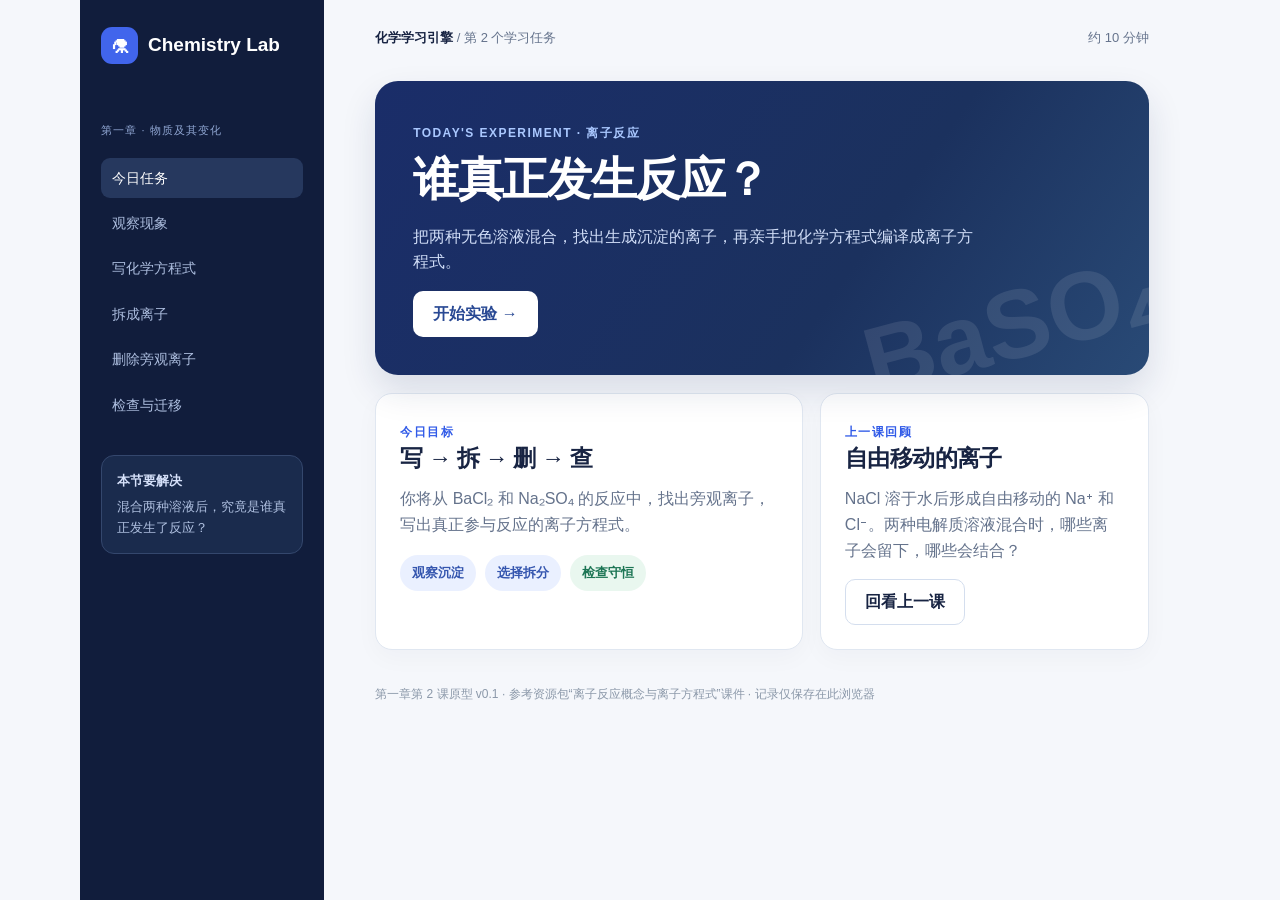
<file: outputs/Chemistry_Learning_Engine_CH1_Lesson02_v0.1.html>
<!doctype html>
<html lang="zh-CN">
<head>
  <meta charset="utf-8">
  <meta name="viewport" content="width=device-width, initial-scale=1">
  <meta name="theme-color" content="#111d3c">
  <title>Chemistry Lab · 谁真正发生反应？</title>
  <style>
    :root{--ink:#182443;--muted:#65738c;--blue:#315be8;--green:#157c5b;--red:#b64747;--line:#e0e7f1;--bg:#f5f7fb}
    *{box-sizing:border-box}body{margin:0;background:var(--bg);color:var(--ink);font:16px/1.6 -apple-system,BlinkMacSystemFont,"PingFang SC","Microsoft YaHei",sans-serif}
    button,a{font:inherit}button{cursor:pointer}button:disabled{opacity:.45;cursor:not-allowed}button:focus-visible,a:focus-visible{outline:3px solid #ffb84f;outline-offset:3px}
    .shell{max-width:1120px;min-height:100vh;margin:auto;display:grid;grid-template-columns:244px minmax(0,1fr)}
    aside{background:#111d3c;color:#d6e1fa;padding:27px 21px}aside .brand{display:flex;align-items:center;gap:10px;color:#fff;font-weight:800;font-size:19px;margin-bottom:52px}
    .brand-mark{display:grid;place-items:center;width:37px;height:37px;border-radius:11px;background:#4165ec;font-size:21px}aside small{color:#8fa5d1;letter-spacing:.1em;font-size:11px}
    .side-list{list-style:none;margin:16px 0 30px;padding:0;display:grid;gap:5px}.side-list li{padding:9px 11px;border-radius:9px;color:#adbedf;font-size:14px}.side-list li.active{background:#26385e;color:#fff}.side-list li.done{color:#8ddfbd}
    .side-note{border:1px solid #34476d;border-radius:13px;padding:15px;background:#1a2b4d;font-size:13px}.side-note p{color:#aebfdf;margin:5px 0 0}
    main{min-width:0;padding:28px clamp(19px,4vw,54px) 55px}.topline{display:flex;justify-content:space-between;gap:12px;color:var(--muted);font-size:13px;margin-bottom:32px}.topline strong{color:var(--ink)}
    h1,h2,h3,p{margin-top:0}h1{font-size:clamp(31px,4vw,46px);line-height:1.2;letter-spacing:-.035em;margin:8px 0 16px}h2{font-size:23px;line-height:1.35;letter-spacing:-.025em;margin-bottom:12px}h3{font-size:16px;margin-bottom:9px}
    .eyebrow{color:var(--blue);font-size:12px;font-weight:800;letter-spacing:.12em}.lead{font-size:17px;color:var(--muted);max-width:650px}.muted{color:var(--muted)}
    .hero{position:relative;overflow:hidden;min-height:278px;padding:38px;border-radius:23px;color:#fff;background:linear-gradient(125deg,#1a2d69,#1b315e 62%,#294a76);box-shadow:0 16px 34px #15285820}.hero:after{content:"BaSO₄";position:absolute;right:-12px;bottom:-28px;color:#ffffff19;font-size:97px;font-weight:800;transform:rotate(-15deg)}.hero .eyebrow{color:#aac8ff}.hero h1,.hero p,.hero .button{position:relative;z-index:1}.hero p{color:#d0ddf7;max-width:560px}
    .button{display:inline-flex;justify-content:center;align-items:center;gap:7px;min-height:46px;padding:9px 19px;border:1px solid transparent;border-radius:10px;background:var(--blue);color:#fff;text-decoration:none;font-weight:700}.button:hover:not(:disabled){background:#244cd0}.button.light{background:#fff;color:#294994}.button.secondary{background:#fff;color:var(--ink);border-color:#d4deee}.button.secondary:hover:not(:disabled){background:#f3f6ff}
    .grid{display:grid;grid-template-columns:1.3fr 1fr;gap:17px;margin-top:18px}.card{background:#fff;border:1px solid var(--line);border-radius:17px;padding:24px;box-shadow:0 8px 25px #13244508}.card p:last-child{margin-bottom:0}
    .chips{display:flex;flex-wrap:wrap;gap:9px;margin:17px 0}.chip{padding:8px 12px;border-radius:30px;background:#eaf0ff;color:#3556af;font-weight:700;font-size:13px}.chip.green{background:#e9f7ef;color:#1c7554}
    .steps{display:flex;flex-wrap:wrap;gap:6px;margin:20px 0 25px}.step{font-size:12px;padding:6px 10px;border-radius:8px;color:#8490a5;font-weight:700}.step.active{background:#eaf0ff;color:#2f50b4}.step.done{background:#e6f5ee;color:#137353}
    .stage{display:none}.stage.active{display:block;animation:fade .22s ease-out}@keyframes fade{from{opacity:.45;transform:translateY(5px)}to{opacity:1;transform:none}}
    .equation{padding:17px 18px;border:1px solid #cbd8ef;background:#f2f6ff;border-radius:11px;color:#203b79;font-size:clamp(16px,2.3vw,23px);font-weight:800;line-height:1.65;word-break:break-word}
    .question{font-weight:800;font-size:20px;line-height:1.4;margin:19px 0 16px}.options{display:grid;gap:10px;margin:17px 0}.option{width:100%;padding:14px 16px;text-align:left;border:1px solid #dbe3f0;border-radius:11px;background:#fff;color:var(--ink)}.option:hover:not(:disabled){border-color:#91a9f5;background:#f7f9ff}.option.selected{border-color:var(--blue);background:#edf2ff;box-shadow:inset 0 0 0 1px var(--blue)}.option.correct{border-color:#5ab38c;background:#edf9f2}.option.wrong{border-color:#d88c8c;background:#fff1f1}
    .feedback{margin:16px 0;padding:14px 16px;background:#f0f4ff;border-left:4px solid #5a7fed;border-radius:8px;color:#294574}.feedback.good{background:#edf8f1;border-color:#46a778;color:#176646}.feedback.warn{background:#fff5ee;border-color:#e09b68;color:#764620}
    .actions{display:flex;gap:10px;flex-wrap:wrap;margin-top:24px}.select-grid{display:grid;grid-template-columns:repeat(2,minmax(0,1fr));gap:10px;margin:20px 0}.select-grid .option{text-align:center;font-weight:700;min-height:67px}.hint{padding:13px 15px;background:#f6f8fc;border-radius:10px;border:1px solid var(--line);font-size:14px;color:#5d6e89}
    .reaction-scene{display:grid;grid-template-columns:1fr 40px 1fr;align-items:center;gap:8px;background:#14284f;color:#e1edff;border-radius:14px;padding:23px 20px;text-align:center}.beaker{min-height:140px;border:2px solid #9dbef5;border-top:0;border-radius:0 0 20px 20px;display:grid;place-items:center;padding:13px;background:linear-gradient(transparent 27%,#83baff28 27%);font-weight:700}.beaker.result{background:linear-gradient(transparent 27%,#83baff28 27%,#83baff28 75%,#f7f1dc 75%)}.reaction-scene .arrow{font-size:30px;color:#a6c4fd}
    .check-grid{display:grid;grid-template-columns:1fr 1fr;gap:12px;margin-top:17px}.check-grid div{padding:15px;background:#f6f8fc;border:1px solid var(--line);border-radius:10px}.check-grid b{display:block;color:#4563ad}
    .score{font-size:51px;font-weight:800;color:var(--green);line-height:1;margin:12px 0}.bar{height:10px;background:#eaf0f4;border-radius:99px;overflow:hidden}.bar span{display:block;width:0;height:100%;background:linear-gradient(90deg,#7184ed,#3bb49b);transition:width .3s}
    footer{font-size:12px;color:#8b98a9;margin-top:35px}
    @media(max-width:800px){.shell{display:block}aside{padding:13px 19px}.brand{margin-bottom:0!important}aside small,.side-list,.side-note{display:none}main{padding:22px 17px 45px}.topline{margin-bottom:24px}.grid{grid-template-columns:1fr}.hero{padding:28px;min-height:0}}
    @media(max-width:530px){.card{padding:19px}.hero:after{font-size:60px}.select-grid{grid-template-columns:1fr}.button{width:100%}.reaction-scene{padding:16px 9px}.beaker{font-size:12px}}
    @media(prefers-reduced-motion:reduce){*,*:before,*:after{animation-duration:.01ms!important;transition-duration:.01ms!important}}
  </style>
</head>
<body>
  <div class="shell">
    <aside aria-label="课程进度">
      <div class="brand"><span class="brand-mark" aria-hidden="true">⚗</span>Chemistry Lab</div>
      <small>第一章 · 物质及其变化</small>
      <ol class="side-list" id="side-list"><li class="active">今日任务</li><li>观察现象</li><li>写化学方程式</li><li>拆成离子</li><li>删除旁观离子</li><li>检查与迁移</li></ol>
      <div class="side-note"><strong>本节要解决</strong><p>混合两种溶液后，究竟是谁真正发生了反应？</p></div>
    </aside>
    <main>
      <div class="topline"><span><strong>化学学习引擎</strong> / 第 2 个学习任务</span><span>约 10 分钟</span></div>
      <section id="dashboard" class="stage active" aria-labelledby="dashboard-title">
        <div class="hero"><span class="eyebrow">TODAY'S EXPERIMENT · 离子反应</span><h1 id="dashboard-title">谁真正发生反应？</h1><p>把两种无色溶液混合，找出生成沉淀的离子，再亲手把化学方程式编译成离子方程式。</p><button class="button light" id="start">开始实验 →</button></div>
        <div class="grid"><div class="card"><span class="eyebrow">今日目标</span><h2>写 → 拆 → 删 → 查</h2><p class="muted">你将从 BaCl₂ 和 Na₂SO₄ 的反应中，找出旁观离子，写出真正参与反应的离子方程式。</p><div class="chips"><span class="chip">观察沉淀</span><span class="chip">选择拆分</span><span class="chip green">检查守恒</span></div></div><div class="card"><span class="eyebrow">上一课回顾</span><h2>自由移动的离子</h2><p class="muted">NaCl 溶于水后形成自由移动的 Na⁺ 和 Cl⁻。两种电解质溶液混合时，哪些离子会留下，哪些会结合？</p><a class="button secondary" href="Chemistry_Learning_Engine_CH1_v0.2.html">回看上一课</a></div></div>
      </section>

      <div id="lesson" hidden>
        <span class="eyebrow">LESSON 02 · IONIC_COMPILER_001</span><h1>离子方程式编译器</h1><p class="lead">每一步都自己判断。答错后可以根据提示修正。</p>
        <div class="steps" id="steps" aria-label="学习步骤"><span class="step">01 观察</span><span class="step">02 写</span><span class="step">03 拆</span><span class="step">04 删</span><span class="step">05 查</span><span class="step">06 迁移</span><span class="step">07 完成</span></div>

        <section id="observe" class="stage card" aria-labelledby="observe-title">
          <span class="eyebrow">01 / 先预测</span><h2 id="observe-title">两种无色溶液混合</h2>
          <div class="reaction-scene" role="img" aria-label="BaCl2溶液和Na2SO4溶液混合，生成白色BaSO4沉淀"><div class="beaker">BaCl₂(aq)<br>＋<br>Na₂SO₄(aq)</div><span class="arrow" aria-hidden="true">→</span><div class="beaker result">无色溶液<br>＋<br>白色沉淀 ↓</div></div>
          <p class="question">你认为哪一种物质形成了白色沉淀？</p><div class="options" id="observe-options"><button class="option" data-choice="barium">BaSO₄</button><button class="option" data-choice="sodium">NaCl</button><button class="option" data-choice="none">没有新物质生成</button></div><div class="feedback" id="observe-feedback" role="status" hidden></div><div class="actions"><button class="button" id="to-write" disabled>写出反应 →</button></div>
        </section>

        <section id="write" class="stage card" aria-labelledby="write-title">
          <span class="eyebrow">02 / 写</span><h2 id="write-title">先写配平的化学方程式</h2><p class="muted">BaSO₄ 是难溶的白色沉淀，NaCl 留在水溶液中。</p><p class="question">哪一个方程式正确？</p>
          <div class="options" id="write-options"><button class="option" data-answer="0">BaCl₂ + Na₂SO₄ → BaSO₄↓ + NaCl</button><button class="option" data-answer="1">BaCl₂ + Na₂SO₄ → BaSO₄↓ + 2NaCl</button><button class="option" data-answer="2">BaCl₂ + Na₂SO₄ → BaCl₂↓ + Na₂SO₄</button></div>
          <div class="feedback" id="write-feedback" role="status" hidden></div><div class="actions"><button class="button" id="to-split" disabled>拆成离子 →</button></div>
        </section>

        <section id="split" class="stage card" aria-labelledby="split-title">
          <span class="eyebrow">03 / 拆</span><h2 id="split-title">选择应写成离子形式的物质</h2><div class="equation">BaCl₂(aq) + Na₂SO₄(aq) → BaSO₄(s) + 2NaCl(aq)</div>
          <p class="muted" style="margin-top:17px">点击应拆分的物质，可以选择多个。难溶的沉淀保留化学式。</p>
          <div class="select-grid" id="split-options"><button class="option" data-item="bacl2" aria-pressed="false">BaCl₂(aq)</button><button class="option" data-item="na2so4" aria-pressed="false">Na₂SO₄(aq)</button><button class="option" data-item="baso4" aria-pressed="false">BaSO₄(s)</button><button class="option" data-item="nacl" aria-pressed="false">2NaCl(aq)</button></div>
          <div class="hint">提示：本例中的可溶性强电解质写成离子形式；沉淀仍写化学式。</div><div class="feedback" id="split-feedback" role="status" hidden></div><div class="actions"><button class="button secondary" id="check-split">检查拆分</button><button class="button" id="to-cancel" disabled>找旁观离子 →</button></div>
        </section>

        <section id="cancel" class="stage card" aria-labelledby="cancel-title">
          <span class="eyebrow">04 / 删</span><h2 id="cancel-title">哪些离子在两边都没有变化？</h2><p class="muted">完整离子式：</p><div class="equation">Ba²⁺ + 2Cl⁻ + 2Na⁺ + SO₄²⁻ → BaSO₄(s) + 2Na⁺ + 2Cl⁻</div>
          <p class="question">点击需要从两边同时删去的旁观离子。</p><div class="select-grid" id="cancel-options"><button class="option" data-item="ba" aria-pressed="false">Ba²⁺</button><button class="option" data-item="cl" aria-pressed="false">Cl⁻</button><button class="option" data-item="na" aria-pressed="false">Na⁺</button><button class="option" data-item="so4" aria-pressed="false">SO₄²⁻</button></div>
          <div class="feedback" id="cancel-feedback" role="status" hidden></div><div class="actions"><button class="button secondary" id="check-cancel">检查删除</button><button class="button" id="to-check" disabled>检查守恒 →</button></div>
        </section>

        <section id="check" class="stage card" aria-labelledby="check-title">
          <span class="eyebrow">05 / 查</span><h2 id="check-title">离子方程式能通过检查吗？</h2><div class="equation">Ba²⁺(aq) + SO₄²⁻(aq) → BaSO₄(s) ↓</div>
          <div class="check-grid"><div><b>原子数</b>左：Ba 1、S 1、O 4<br>右：Ba 1、S 1、O 4</div><div><b>总电荷</b>左：(+2) + (−2) = 0<br>右：0</div></div>
          <p class="question">这个离子方程式的检查结果是？</p><div class="options" id="check-options"><button class="option" data-answer="0">原子数和总电荷都守恒</button><button class="option" data-answer="1">只有原子数守恒</button><button class="option" data-answer="2">只有总电荷守恒</button></div><div class="feedback" id="check-feedback" role="status" hidden></div><div class="actions"><button class="button" id="to-transfer" disabled>换一道反应 →</button></div>
        </section>

        <section id="transfer" class="stage card" aria-labelledby="transfer-title">
          <span class="eyebrow">06 / 迁移</span><h2 id="transfer-title">换一种白色沉淀</h2><div class="equation">AgNO₃(aq) + NaCl(aq) → AgCl(s) ↓ + NaNO₃(aq)</div>
          <p class="question">对应的净离子方程式是什么？</p><div class="options" id="transfer-options"><button class="option" data-answer="0">Ag⁺ + Cl⁻ → AgCl(s)</button><button class="option" data-answer="1">Ag⁺ + NO₃⁻ → AgNO₃(s)</button><button class="option" data-answer="2">Ag⁺ + NO₃⁻ + Na⁺ + Cl⁻ → AgCl(s) + NaNO₃(aq)</button></div><div class="feedback" id="transfer-feedback" role="status" hidden></div><div class="actions"><button class="button" id="to-result" disabled>查看学习结果 →</button></div>
        </section>

        <section id="result" class="stage card" aria-labelledby="result-title"><span class="eyebrow">07 / 完成</span><h2 id="result-title">你找到了真正反应的离子</h2><div class="score" id="score">—</div><p class="muted">首次判断正确步数 / 5</p><div class="bar"><span id="score-bar"></span></div><p id="result-summary" style="margin-top:19px"></p><div class="feedback good"><strong>带走的步骤：</strong>写出配平化学方程式 → 拆开可溶性强电解质 → 删去旁观离子 → 检查原子和电荷守恒。</div><div class="actions"><button class="button secondary" id="restart">再练一次</button><a class="button" href="Chemistry_Learning_Engine_CH1_v0.2.html">返回上一课</a></div></section>
      </div>
      <footer>第一章第 2 课原型 v0.1 · 参考资源包“离子反应概念与离子方程式”课件 · 记录仅保存在此浏览器</footer>
    </main>
  </div>
  <script>
    "use strict";
    const $ = id => document.getElementById(id);
    const stages = ["observe","write","split","cancel","check","transfer","result"];
    const state = { stage:"dashboard", selectedSplit:new Set(), selectedCancel:new Set(), graded:{}, completed:{}, best:0 };
    const STORAGE_KEY = "chemistry-lab-ch1-ionic-equation-v0.1";
    try { const stored = JSON.parse(localStorage.getItem(STORAGE_KEY) || "null"); if (stored && Number.isInteger(stored.best)) state.best = Math.max(0,Math.min(5,stored.best)); } catch (_) {}
    function show(stage) {
      state.stage = stage;
      $("dashboard").classList.toggle("active",stage === "dashboard");
      $("lesson").hidden = stage === "dashboard";
      stages.forEach(id => $(id).classList.toggle("active",id === stage));
      const current = stages.indexOf(stage);
      [...$("steps").children].forEach((node,index) => node.className = "step" + (index === current ? " active" : index < current ? " done" : ""));
      [...$("side-list").children].forEach((node,index) => node.className = index === 0 ? (stage === "dashboard" ? "active" : "done") : index === 1 && stage === "observe" || index === 2 && stage === "write" || index === 3 && stage === "split" || index === 4 && stage === "cancel" || index === 5 && ["check","transfer","result"].includes(stage) ? "active" : "");
      window.scrollTo({top:0,behavior:matchMedia("(prefers-reduced-motion: reduce)").matches ? "instant" : "smooth"});
    }
    function note(id,message,good) { const box=$(id+"-feedback"); box.textContent=message; box.className="feedback "+(good ? "good" : "warn"); box.hidden=false; }
    function scoreFirst(id,correct) { if (!(id in state.graded)) state.graded[id]=!!correct; }
    function reset() {
      state.selectedSplit.clear(); state.selectedCancel.clear(); state.graded={}; state.completed={};
      for (const id of ["observe","write","check","transfer"]) { [...$(id+"-options").children].forEach(b => { b.disabled=false; b.className="option"; }); $(id+"-feedback").hidden=true; }
      for (const id of ["split","cancel"]) { [...$(id+"-options").children].forEach(b => { b.className="option"; b.setAttribute("aria-pressed","false"); }); $(id+"-feedback").hidden=true; }
      for (const id of ["to-write","to-split","to-cancel","to-check","to-transfer","to-result"]) $(id).disabled=true;
      show("observe");
    }
    $("start").addEventListener("click",reset); $("restart").addEventListener("click",reset);
    $("observe-options").addEventListener("click",event => {
      const b=event.target.closest("button[data-choice]"); if (!b || state.completed.observe) return;
      [...$("observe-options").children].forEach(x => x.classList.toggle("selected",x===b));
      note("observe",b.dataset.choice === "barium" ? "你的预测正确。Ba²⁺ 与 SO₄²⁻ 结合形成难溶的 BaSO₄。" : "先记下这个预测：白色沉淀是难溶的 BaSO₄，稍后会用方程式验证。",b.dataset.choice === "barium");
      state.completed.observe=true; $("to-write").disabled=false;
    });
    function choiceStage(id,correctIndex,explainWrong,nextButton) {
      $(id+"-options").addEventListener("click",event => {
        const b=event.target.closest("button[data-answer]"); if (!b || state.completed[id]) return;
        const choice=Number(b.dataset.answer), correct=choice===correctIndex;
        scoreFirst(id,correct);
        [...$(id+"-options").children].forEach((x,index) => { x.classList.toggle("selected",x===b); x.classList.toggle("correct",correct && x===b); x.classList.toggle("wrong",!correct && x===b); });
        note(id,correct ? ({write:"正确。系数 2 保证两边 Na、Cl 的原子数相等。",check:"正确。原子数与电荷总数都守恒。",transfer:"正确。Na⁺ 和 NO₃⁻ 没有参加沉淀生成。"})[id] : explainWrong[choice],correct);
        if (correct) { state.completed[id]=true; [...$(id+"-options").children].forEach(x=>x.disabled=true); $(nextButton).disabled=false; }
      });
    }
    choiceStage("write",1,{0:"右侧 NaCl 需要系数 2，才能与左侧 2 个 Na 和 2 个 Cl 对应。",2:"BaCl₂ 不会成为新沉淀；Ba²⁺ 与 SO₄²⁻ 结合形成 BaSO₄。"},"to-split");
    choiceStage("check",0,{1:"左侧电荷 +2 与 −2 相加为 0，右侧中性沉淀的电荷也是 0。",2:"Ba、S、O 的原子数在两侧也完全相同。"},"to-transfer");
    choiceStage("transfer",0,{1:"AgNO₃ 在水中可溶；难溶的白色沉淀是 AgCl。",2:"这仍是完整离子反应的思路；Na⁺ 与 NO₃⁻ 是旁观离子，应从两侧删去。"},"to-result");
    function toggleSelection(id,set) { $(id+"-options").addEventListener("click",event => { const b=event.target.closest("button[data-item]"); if (!b || state.completed[id]) return; const value=b.dataset.item; if (set.has(value)) set.delete(value); else set.add(value); b.classList.toggle("selected",set.has(value)); b.setAttribute("aria-pressed",String(set.has(value))); }); }
    toggleSelection("split",state.selectedSplit); toggleSelection("cancel",state.selectedCancel);
    function sameSet(a,expected) { return a.size===expected.length && expected.every(x=>a.has(x)); }
    $("check-split").addEventListener("click",() => {
      if (state.completed.split) return;
      const correct=sameSet(state.selectedSplit,["bacl2","na2so4","nacl"]); scoreFirst("split",correct);
      if (correct) { state.completed.split=true; note("split","正确。BaCl₂、Na₂SO₄ 和 NaCl 都是本例的可溶性强电解质；BaSO₄ 是沉淀，应保留化学式。","good"); $("to-cancel").disabled=false; }
      else note("split",state.selectedSplit.has("baso4") ? "BaSO₄ 是难溶沉淀，不能拆成游离离子。取消它，再检查其他三种物质。" : "检查两侧的物质：本例中所有标注 (aq) 的可溶性强电解质都应拆开。",false);
    });
    $("check-cancel").addEventListener("click",() => {
      if (state.completed.cancel) return;
      const correct=sameSet(state.selectedCancel,["cl","na"]); scoreFirst("cancel",correct);
      if (correct) { state.completed.cancel=true; note("cancel","正确。Na⁺ 和 Cl⁻ 在两侧都保持不变；留下 Ba²⁺ 与 SO₄²⁻ 形成沉淀。",true); $("to-check").disabled=false; }
      else note("cancel",state.selectedCancel.has("ba") || state.selectedCancel.has("so4") ? "Ba²⁺ 和 SO₄²⁻ 结合成沉淀，实际参与了反应，不能删去。" : "找出在方程式两侧都出现、数量和电荷都不变的离子。",false);
    });
    const transitions=[["to-write","write"],["to-split","split"],["to-cancel","cancel"],["to-check","check"],["to-transfer","transfer"]];
    transitions.forEach(([button,page]) => $(button).addEventListener("click",() => show(page)));
    $("to-result").addEventListener("click",() => {
      const earned=Object.values(state.graded).filter(Boolean).length;
      state.best=Math.max(state.best,earned);
      try { localStorage.setItem(STORAGE_KEY,JSON.stringify({best:state.best,completedAt:new Date().toISOString()})); } catch (_) {}
      $("score").textContent=earned+" / 5"; $("score-bar").style.width=(earned*20)+"%";
      $("result-summary").textContent=earned===5 ? "五个关键步骤都在首次判断中完成。你已经能把方法迁移到另一种沉淀反应。" : "你完成了整条推理链。首次判断正确 "+earned+" 步；建议再练一次，留意拆分与旁观离子的选择。";
      show("result");
    });
  </script>
</body>
</html>
</file>
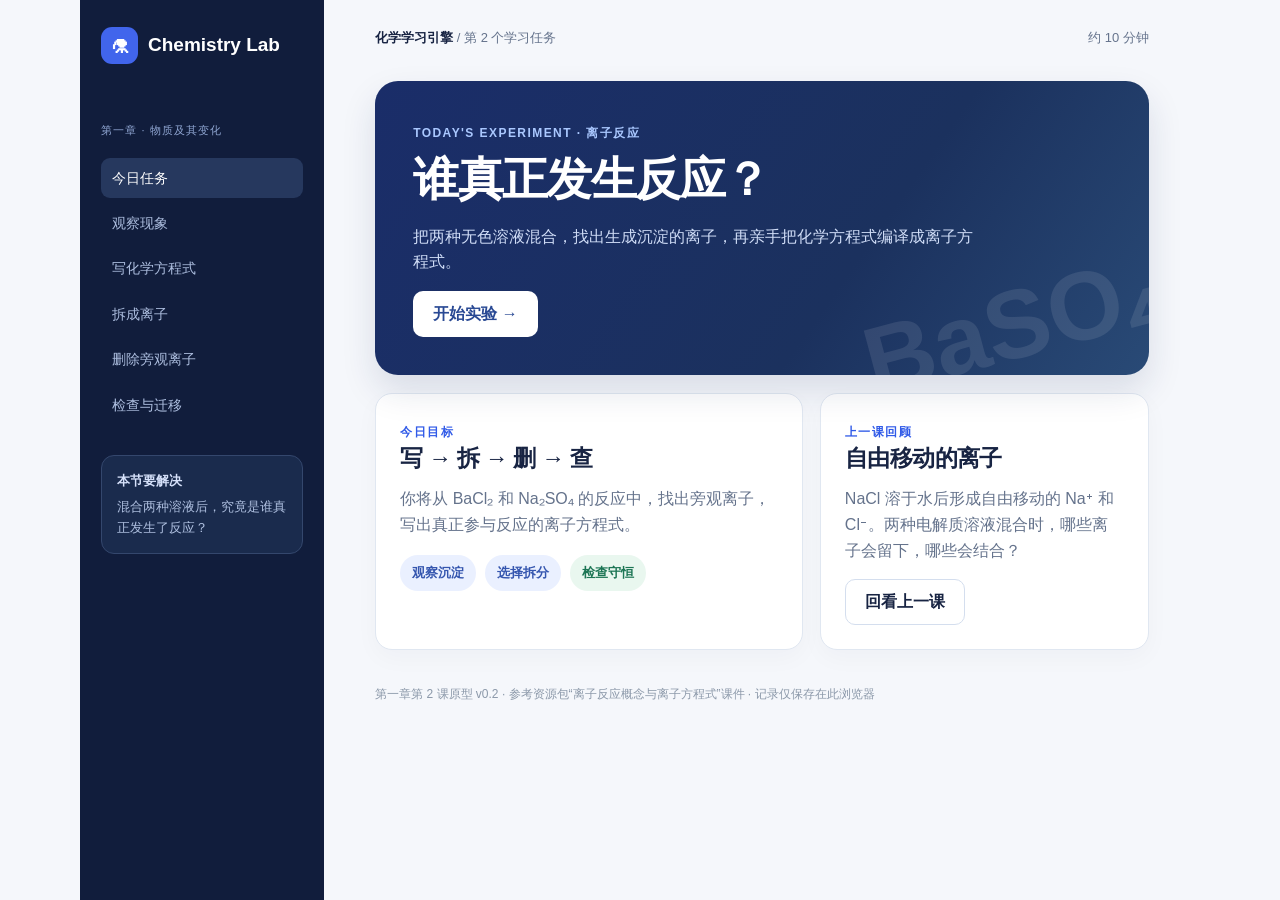
<file: outputs/Chemistry_Learning_Engine_CH1_Lesson02_v0.2.html>
<!doctype html>
<html lang="zh-CN">
<head>
  <meta charset="utf-8">
  <meta name="viewport" content="width=device-width, initial-scale=1">
  <meta name="theme-color" content="#111d3c">
  <title>Chemistry Lab · 谁真正发生反应？ · v0.2</title>
  <style>
    :root{--ink:#182443;--muted:#65738c;--blue:#315be8;--green:#157c5b;--red:#b64747;--line:#e0e7f1;--bg:#f5f7fb}
    *{box-sizing:border-box}body{margin:0;background:var(--bg);color:var(--ink);font:16px/1.6 -apple-system,BlinkMacSystemFont,"PingFang SC","Microsoft YaHei",sans-serif}
    button,a{font:inherit}button{cursor:pointer}button:disabled{opacity:.45;cursor:not-allowed}button:focus-visible,a:focus-visible{outline:3px solid #ffb84f;outline-offset:3px}
    .shell{max-width:1120px;min-height:100vh;margin:auto;display:grid;grid-template-columns:244px minmax(0,1fr)}
    aside{background:#111d3c;color:#d6e1fa;padding:27px 21px}aside .brand{display:flex;align-items:center;gap:10px;color:#fff;font-weight:800;font-size:19px;margin-bottom:52px}
    .brand-mark{display:grid;place-items:center;width:37px;height:37px;border-radius:11px;background:#4165ec;font-size:21px}aside small{color:#8fa5d1;letter-spacing:.1em;font-size:11px}
    .side-list{list-style:none;margin:16px 0 30px;padding:0;display:grid;gap:5px}.side-list li{padding:9px 11px;border-radius:9px;color:#adbedf;font-size:14px}.side-list li.active{background:#26385e;color:#fff}.side-list li.done{color:#8ddfbd}
    .side-note{border:1px solid #34476d;border-radius:13px;padding:15px;background:#1a2b4d;font-size:13px}.side-note p{color:#aebfdf;margin:5px 0 0}
    main{min-width:0;padding:28px clamp(19px,4vw,54px) 55px}.topline{display:flex;justify-content:space-between;gap:12px;color:var(--muted);font-size:13px;margin-bottom:32px}.topline strong{color:var(--ink)}
    h1,h2,h3,p{margin-top:0}h1{font-size:clamp(31px,4vw,46px);line-height:1.2;letter-spacing:-.035em;margin:8px 0 16px}h2{font-size:23px;line-height:1.35;letter-spacing:-.025em;margin-bottom:12px}h3{font-size:16px;margin-bottom:9px}
    .eyebrow{color:var(--blue);font-size:12px;font-weight:800;letter-spacing:.12em}.lead{font-size:17px;color:var(--muted);max-width:650px}.muted{color:var(--muted)}
    .hero{position:relative;overflow:hidden;min-height:278px;padding:38px;border-radius:23px;color:#fff;background:linear-gradient(125deg,#1a2d69,#1b315e 62%,#294a76);box-shadow:0 16px 34px #15285820}.hero:after{content:"BaSO₄";position:absolute;right:-12px;bottom:-28px;color:#ffffff19;font-size:97px;font-weight:800;transform:rotate(-15deg)}.hero .eyebrow{color:#aac8ff}.hero h1,.hero p,.hero .button{position:relative;z-index:1}.hero p{color:#d0ddf7;max-width:560px}
    .button{display:inline-flex;justify-content:center;align-items:center;gap:7px;min-height:46px;padding:9px 19px;border:1px solid transparent;border-radius:10px;background:var(--blue);color:#fff;text-decoration:none;font-weight:700}.button:hover:not(:disabled){background:#244cd0}.button.light{background:#fff;color:#294994}.button.secondary{background:#fff;color:var(--ink);border-color:#d4deee}.button.secondary:hover:not(:disabled){background:#f3f6ff}
    .grid{display:grid;grid-template-columns:1.3fr 1fr;gap:17px;margin-top:18px}.card{background:#fff;border:1px solid var(--line);border-radius:17px;padding:24px;box-shadow:0 8px 25px #13244508}.card p:last-child{margin-bottom:0}
    .chips{display:flex;flex-wrap:wrap;gap:9px;margin:17px 0}.chip{padding:8px 12px;border-radius:30px;background:#eaf0ff;color:#3556af;font-weight:700;font-size:13px}.chip.green{background:#e9f7ef;color:#1c7554}
    .steps{display:flex;flex-wrap:wrap;gap:6px;margin:20px 0 25px}.step{font-size:12px;padding:6px 10px;border-radius:8px;color:#8490a5;font-weight:700}.step.active{background:#eaf0ff;color:#2f50b4}.step.done{background:#e6f5ee;color:#137353}
    .stage{display:none}.stage.active{display:block;animation:fade .22s ease-out}@keyframes fade{from{opacity:.45;transform:translateY(5px)}to{opacity:1;transform:none}}
    .equation{padding:17px 18px;border:1px solid #cbd8ef;background:#f2f6ff;border-radius:11px;color:#203b79;font-size:clamp(16px,2.3vw,23px);font-weight:800;line-height:1.65;word-break:break-word}
    .question{font-weight:800;font-size:20px;line-height:1.4;margin:19px 0 16px}.options{display:grid;gap:10px;margin:17px 0}.option{width:100%;padding:14px 16px;text-align:left;border:1px solid #dbe3f0;border-radius:11px;background:#fff;color:var(--ink)}.option:hover:not(:disabled){border-color:#91a9f5;background:#f7f9ff}.option.selected{border-color:var(--blue);background:#edf2ff;box-shadow:inset 0 0 0 1px var(--blue)}.option.correct{border-color:#5ab38c;background:#edf9f2}.option.wrong{border-color:#d88c8c;background:#fff1f1}
    .feedback{margin:16px 0;padding:14px 16px;background:#f0f4ff;border-left:4px solid #5a7fed;border-radius:8px;color:#294574}.feedback.good{background:#edf8f1;border-color:#46a778;color:#176646}.feedback.warn{background:#fff5ee;border-color:#e09b68;color:#764620}
    .actions{display:flex;gap:10px;flex-wrap:wrap;margin-top:24px}.select-grid{display:grid;grid-template-columns:repeat(2,minmax(0,1fr));gap:10px;margin:20px 0}.select-grid .option{text-align:center;font-weight:700;min-height:67px}.hint{padding:13px 15px;background:#f6f8fc;border-radius:10px;border:1px solid var(--line);font-size:14px;color:#5d6e89}
    .reaction-scene{display:grid;grid-template-columns:1fr 40px 1fr;align-items:center;gap:8px;background:#14284f;color:#e1edff;border-radius:14px;padding:23px 20px;text-align:center}.beaker{min-height:140px;border:2px solid #9dbef5;border-top:0;border-radius:0 0 20px 20px;display:grid;place-items:center;padding:13px;background:linear-gradient(transparent 27%,#83baff28 27%);font-weight:700}.beaker.result{background:linear-gradient(transparent 27%,#83baff28 27%,#83baff28 75%,#f7f1dc 75%)}.reaction-scene .arrow{font-size:30px;color:#a6c4fd}
    .check-grid{display:grid;grid-template-columns:1fr 1fr;gap:12px;margin-top:17px}.check-grid div{padding:15px;background:#f6f8fc;border:1px solid var(--line);border-radius:10px}.check-grid b{display:block;color:#4563ad}
    .score{font-size:51px;font-weight:800;color:var(--green);line-height:1;margin:12px 0}.bar{height:10px;background:#eaf0f4;border-radius:99px;overflow:hidden}.bar span{display:block;width:0;height:100%;background:linear-gradient(90deg,#7184ed,#3bb49b);transition:width .3s}
    footer{font-size:12px;color:#8b98a9;margin-top:35px}
    @media(max-width:800px){.shell{display:block}aside{padding:13px 19px}.brand{margin-bottom:0!important}aside small,.side-list,.side-note{display:none}main{padding:22px 17px 45px}.topline{margin-bottom:24px}.grid{grid-template-columns:1fr}.hero{padding:28px;min-height:0}}
    @media(max-width:530px){.card{padding:19px}.hero:after{font-size:60px}.select-grid{grid-template-columns:1fr}.button{width:100%}.reaction-scene{padding:16px 9px}.beaker{font-size:12px}}
    @media(prefers-reduced-motion:reduce){*,*:before,*:after{animation-duration:.01ms!important;transition-duration:.01ms!important}}
  </style>
</head>
<body>
  <div class="shell">
    <aside aria-label="课程进度">
      <div class="brand"><span class="brand-mark" aria-hidden="true">⚗</span>Chemistry Lab</div>
      <small>第一章 · 物质及其变化</small>
      <ol class="side-list" id="side-list"><li class="active">今日任务</li><li>观察现象</li><li>写化学方程式</li><li>拆成离子</li><li>删除旁观离子</li><li>检查与迁移</li></ol>
      <div class="side-note"><strong>本节要解决</strong><p>混合两种溶液后，究竟是谁真正发生了反应？</p></div>
    </aside>
    <main>
      <div class="topline"><span><strong>化学学习引擎</strong> / 第 2 个学习任务</span><span>约 10 分钟</span></div>
      <section id="dashboard" class="stage active" aria-labelledby="dashboard-title">
        <div class="hero"><span class="eyebrow">TODAY'S EXPERIMENT · 离子反应</span><h1 id="dashboard-title">谁真正发生反应？</h1><p>把两种无色溶液混合，找出生成沉淀的离子，再亲手把化学方程式编译成离子方程式。</p><button class="button light" id="start">开始实验 →</button></div>
        <div class="grid"><div class="card"><span class="eyebrow">今日目标</span><h2>写 → 拆 → 删 → 查</h2><p class="muted">你将从 BaCl₂ 和 Na₂SO₄ 的反应中，找出旁观离子，写出真正参与反应的离子方程式。</p><div class="chips"><span class="chip">观察沉淀</span><span class="chip">选择拆分</span><span class="chip green">检查守恒</span></div></div><div class="card"><span class="eyebrow">上一课回顾</span><h2>自由移动的离子</h2><p class="muted">NaCl 溶于水后形成自由移动的 Na⁺ 和 Cl⁻。两种电解质溶液混合时，哪些离子会留下，哪些会结合？</p><a class="button secondary" href="Chemistry_Learning_Engine_CH1_v0.4.html">回看上一课</a></div></div>
      </section>

      <div id="lesson" hidden>
        <span class="eyebrow">LESSON 02 · IONIC_COMPILER_001</span><h1>离子方程式编译器</h1><p class="lead">每一步都自己判断。答错后可以根据提示修正。</p>
        <div class="steps" id="steps" aria-label="学习步骤"><span class="step">01 观察</span><span class="step">02 写</span><span class="step">03 拆</span><span class="step">04 删</span><span class="step">05 查</span><span class="step">06 迁移</span><span class="step">07 完成</span></div>

        <section id="observe" class="stage card" aria-labelledby="observe-title">
          <span class="eyebrow">01 / 先预测</span><h2 id="observe-title">两种无色溶液混合</h2>
          <div class="reaction-scene" role="img" aria-label="BaCl2溶液和Na2SO4溶液混合，生成白色BaSO4沉淀"><div class="beaker">BaCl₂(aq)<br>＋<br>Na₂SO₄(aq)</div><span class="arrow" aria-hidden="true">→</span><div class="beaker result">无色溶液<br>＋<br>白色沉淀 ↓</div></div>
          <p class="question">你认为哪一种物质形成了白色沉淀？</p><div class="options" id="observe-options"><button class="option" data-choice="barium">BaSO₄</button><button class="option" data-choice="sodium">NaCl</button><button class="option" data-choice="none">没有新物质生成</button></div><div class="feedback" id="observe-feedback" role="status" hidden></div><div class="actions"><button class="button" id="to-write" disabled>写出反应 →</button></div>
        </section>

        <section id="write" class="stage card" aria-labelledby="write-title">
          <span class="eyebrow">02 / 写</span><h2 id="write-title">先写配平的化学方程式</h2><p class="muted">BaSO₄ 是难溶的白色沉淀，NaCl 留在水溶液中。</p><p class="question">哪一个方程式正确？</p>
          <div class="options" id="write-options"><button class="option" data-answer="0">BaCl₂ + Na₂SO₄ → BaSO₄↓ + NaCl</button><button class="option" data-answer="1">BaCl₂ + Na₂SO₄ → BaSO₄↓ + 2NaCl</button><button class="option" data-answer="2">BaCl₂ + Na₂SO₄ → BaCl₂↓ + Na₂SO₄</button></div>
          <div class="feedback" id="write-feedback" role="status" hidden></div><div class="actions"><button class="button" id="to-split" disabled>拆成离子 →</button></div>
        </section>

        <section id="split" class="stage card" aria-labelledby="split-title">
          <span class="eyebrow">03 / 拆</span><h2 id="split-title">选择应写成离子形式的物质</h2><div class="equation">BaCl₂(aq) + Na₂SO₄(aq) → BaSO₄(s) + 2NaCl(aq)</div>
          <p class="muted" style="margin-top:17px">点击应拆分的物质，可以选择多个。难溶的沉淀保留化学式。</p>
          <div class="select-grid" id="split-options"><button class="option" data-item="bacl2" aria-pressed="false">BaCl₂(aq)</button><button class="option" data-item="na2so4" aria-pressed="false">Na₂SO₄(aq)</button><button class="option" data-item="baso4" aria-pressed="false">BaSO₄(s)</button><button class="option" data-item="nacl" aria-pressed="false">2NaCl(aq)</button></div>
          <div class="hint">提示：本例中的可溶性强电解质写成离子形式；沉淀仍写化学式。</div><div class="feedback" id="split-feedback" role="status" hidden></div><div class="actions"><button class="button secondary" id="check-split">检查拆分</button><button class="button" id="to-cancel" disabled>找旁观离子 →</button></div>
        </section>

        <section id="cancel" class="stage card" aria-labelledby="cancel-title">
          <span class="eyebrow">04 / 删</span><h2 id="cancel-title">哪些离子在两边都没有变化？</h2><p class="muted">完整离子式：</p><div class="equation">Ba²⁺ + 2Cl⁻ + 2Na⁺ + SO₄²⁻ → BaSO₄(s) + 2Na⁺ + 2Cl⁻</div>
          <p class="question">点击需要从两边同时删去的旁观离子。</p><div class="select-grid" id="cancel-options"><button class="option" data-item="ba" aria-pressed="false">Ba²⁺</button><button class="option" data-item="cl" aria-pressed="false">Cl⁻</button><button class="option" data-item="na" aria-pressed="false">Na⁺</button><button class="option" data-item="so4" aria-pressed="false">SO₄²⁻</button></div>
          <div class="feedback" id="cancel-feedback" role="status" hidden></div><div class="actions"><button class="button secondary" id="check-cancel">检查删除</button><button class="button" id="to-check" disabled>检查守恒 →</button></div>
        </section>

        <section id="check" class="stage card" aria-labelledby="check-title">
          <span class="eyebrow">05 / 查</span><h2 id="check-title">离子方程式能通过检查吗？</h2><div class="equation">Ba²⁺(aq) + SO₄²⁻(aq) → BaSO₄(s) ↓</div>
          <div class="check-grid"><div><b>原子数</b>左：Ba 1、S 1、O 4<br>右：Ba 1、S 1、O 4</div><div><b>总电荷</b>左：(+2) + (−2) = 0<br>右：0</div></div>
          <p class="question">这个离子方程式的检查结果是？</p><div class="options" id="check-options"><button class="option" data-answer="0">原子数和总电荷都守恒</button><button class="option" data-answer="1">只有原子数守恒</button><button class="option" data-answer="2">只有总电荷守恒</button></div><div class="feedback" id="check-feedback" role="status" hidden></div><div class="actions"><button class="button" id="to-transfer" disabled>换一道反应 →</button></div>
        </section>

        <section id="transfer" class="stage card" aria-labelledby="transfer-title">
          <span class="eyebrow">06 / 迁移</span><h2 id="transfer-title">换一种白色沉淀</h2><div class="equation">AgNO₃(aq) + NaCl(aq) → AgCl(s) ↓ + NaNO₃(aq)</div>
          <p class="question">对应的净离子方程式是什么？</p><div class="options" id="transfer-options"><button class="option" data-answer="0">Ag⁺ + Cl⁻ → AgCl(s)</button><button class="option" data-answer="1">Ag⁺ + NO₃⁻ → AgNO₃(s)</button><button class="option" data-answer="2">Ag⁺ + NO₃⁻ + Na⁺ + Cl⁻ → AgCl(s) + NaNO₃(aq)</button></div><div class="feedback" id="transfer-feedback" role="status" hidden></div><div class="actions"><button class="button" id="to-result" disabled>查看学习结果 →</button></div>
        </section>

        <section id="result" class="stage card" aria-labelledby="result-title"><span class="eyebrow">07 / 完成</span><h2 id="result-title">你找到了真正反应的离子</h2><div class="score" id="score">—</div><p class="muted">首次判断正确步数 / 5</p><div class="bar"><span id="score-bar"></span></div><p id="result-summary" style="margin-top:19px"></p><div class="feedback good"><strong>带走的步骤：</strong>写出配平化学方程式 → 拆开可溶性强电解质 → 删去旁观离子 → 检查原子和电荷守恒。</div><div class="actions"><button class="button secondary" id="restart">再练一次</button><a class="button" href="Chemistry_Learning_Engine_CH1_v0.4.html">返回上一课</a></div></section>
      </div>
      <footer>第一章第 2 课原型 v0.2 · 参考资源包“离子反应概念与离子方程式”课件 · 记录仅保存在此浏览器</footer>
    </main>
  </div>
  <script>
    "use strict";
    const $ = id => document.getElementById(id);
    const stages = ["observe","write","split","cancel","check","transfer","result"];
    const state = { stage:"dashboard", selectedSplit:new Set(), selectedCancel:new Set(), graded:{}, completed:{}, best:0 };
    const STORAGE_KEY = "chemistry-lab-ch1-ionic-equation-v0.1";
    try { const stored = JSON.parse(localStorage.getItem(STORAGE_KEY) || "null"); if (stored && Number.isInteger(stored.best)) state.best = Math.max(0,Math.min(5,stored.best)); } catch (_) {}
    function show(stage) {
      state.stage = stage;
      $("dashboard").classList.toggle("active",stage === "dashboard");
      $("lesson").hidden = stage === "dashboard";
      stages.forEach(id => $(id).classList.toggle("active",id === stage));
      const current = stages.indexOf(stage);
      [...$("steps").children].forEach((node,index) => node.className = "step" + (index === current ? " active" : index < current ? " done" : ""));
      [...$("side-list").children].forEach((node,index) => node.className = index === 0 ? (stage === "dashboard" ? "active" : "done") : index === 1 && stage === "observe" || index === 2 && stage === "write" || index === 3 && stage === "split" || index === 4 && stage === "cancel" || index === 5 && ["check","transfer","result"].includes(stage) ? "active" : "");
      window.scrollTo({top:0,behavior:matchMedia("(prefers-reduced-motion: reduce)").matches ? "instant" : "smooth"});
    }
    function note(id,message,good) { const box=$(id+"-feedback"); box.textContent=message; box.className="feedback "+(good ? "good" : "warn"); box.hidden=false; }
    function scoreFirst(id,correct) { if (!(id in state.graded)) state.graded[id]=!!correct; }
    function reset() {
      state.selectedSplit.clear(); state.selectedCancel.clear(); state.graded={}; state.completed={};
      for (const id of ["observe","write","check","transfer"]) { [...$(id+"-options").children].forEach(b => { b.disabled=false; b.className="option"; }); $(id+"-feedback").hidden=true; }
      for (const id of ["split","cancel"]) { [...$(id+"-options").children].forEach(b => { b.className="option"; b.setAttribute("aria-pressed","false"); }); $(id+"-feedback").hidden=true; }
      for (const id of ["to-write","to-split","to-cancel","to-check","to-transfer","to-result"]) $(id).disabled=true;
      show("observe");
    }
    $("start").addEventListener("click",reset); $("restart").addEventListener("click",reset);
    $("observe-options").addEventListener("click",event => {
      const b=event.target.closest("button[data-choice]"); if (!b || state.completed.observe) return;
      [...$("observe-options").children].forEach(x => x.classList.toggle("selected",x===b));
      note("observe",b.dataset.choice === "barium" ? "你的预测正确。Ba²⁺ 与 SO₄²⁻ 结合形成难溶的 BaSO₄。" : "先记下这个预测：白色沉淀是难溶的 BaSO₄，稍后会用方程式验证。",b.dataset.choice === "barium");
      state.completed.observe=true; $("to-write").disabled=false;
    });
    function choiceStage(id,correctIndex,explainWrong,nextButton) {
      $(id+"-options").addEventListener("click",event => {
        const b=event.target.closest("button[data-answer]"); if (!b || state.completed[id]) return;
        const choice=Number(b.dataset.answer), correct=choice===correctIndex;
        scoreFirst(id,correct);
        [...$(id+"-options").children].forEach((x,index) => { x.classList.toggle("selected",x===b); x.classList.toggle("correct",correct && x===b); x.classList.toggle("wrong",!correct && x===b); });
        note(id,correct ? ({write:"正确。系数 2 保证两边 Na、Cl 的原子数相等。",check:"正确。原子数与电荷总数都守恒。",transfer:"正确。Na⁺ 和 NO₃⁻ 没有参加沉淀生成。"})[id] : explainWrong[choice],correct);
        if (correct) { state.completed[id]=true; [...$(id+"-options").children].forEach(x=>x.disabled=true); $(nextButton).disabled=false; }
      });
    }
    choiceStage("write",1,{0:"右侧 NaCl 需要系数 2，才能与左侧 2 个 Na 和 2 个 Cl 对应。",2:"BaCl₂ 不会成为新沉淀；Ba²⁺ 与 SO₄²⁻ 结合形成 BaSO₄。"},"to-split");
    choiceStage("check",0,{1:"左侧电荷 +2 与 −2 相加为 0，右侧中性沉淀的电荷也是 0。",2:"Ba、S、O 的原子数在两侧也完全相同。"},"to-transfer");
    choiceStage("transfer",0,{1:"AgNO₃ 在水中可溶；难溶的白色沉淀是 AgCl。",2:"这仍是完整离子反应的思路；Na⁺ 与 NO₃⁻ 是旁观离子，应从两侧删去。"},"to-result");
    function toggleSelection(id,set) { $(id+"-options").addEventListener("click",event => { const b=event.target.closest("button[data-item]"); if (!b || state.completed[id]) return; const value=b.dataset.item; if (set.has(value)) set.delete(value); else set.add(value); b.classList.toggle("selected",set.has(value)); b.setAttribute("aria-pressed",String(set.has(value))); }); }
    toggleSelection("split",state.selectedSplit); toggleSelection("cancel",state.selectedCancel);
    function sameSet(a,expected) { return a.size===expected.length && expected.every(x=>a.has(x)); }
    $("check-split").addEventListener("click",() => {
      if (state.completed.split) return;
      const correct=sameSet(state.selectedSplit,["bacl2","na2so4","nacl"]); scoreFirst("split",correct);
      if (correct) { state.completed.split=true; note("split","正确。BaCl₂、Na₂SO₄ 和 NaCl 都是本例的可溶性强电解质；BaSO₄ 是沉淀，应保留化学式。","good"); $("to-cancel").disabled=false; }
      else note("split",state.selectedSplit.has("baso4") ? "BaSO₄ 是难溶沉淀，不能拆成游离离子。取消它，再检查其他三种物质。" : "检查两侧的物质：本例中所有标注 (aq) 的可溶性强电解质都应拆开。",false);
    });
    $("check-cancel").addEventListener("click",() => {
      if (state.completed.cancel) return;
      const correct=sameSet(state.selectedCancel,["cl","na"]); scoreFirst("cancel",correct);
      if (correct) { state.completed.cancel=true; note("cancel","正确。Na⁺ 和 Cl⁻ 在两侧都保持不变；留下 Ba²⁺ 与 SO₄²⁻ 形成沉淀。",true); $("to-check").disabled=false; }
      else note("cancel",state.selectedCancel.has("ba") || state.selectedCancel.has("so4") ? "Ba²⁺ 和 SO₄²⁻ 结合成沉淀，实际参与了反应，不能删去。" : "找出在方程式两侧都出现、数量和电荷都不变的离子。",false);
    });
    const transitions=[["to-write","write"],["to-split","split"],["to-cancel","cancel"],["to-check","check"],["to-transfer","transfer"]];
    transitions.forEach(([button,page]) => $(button).addEventListener("click",() => show(page)));
    $("to-result").addEventListener("click",() => {
      const earned=Object.values(state.graded).filter(Boolean).length;
      state.best=Math.max(state.best,earned);
      try { localStorage.setItem(STORAGE_KEY,JSON.stringify({best:state.best,completedAt:new Date().toISOString()})); } catch (_) {}
      $("score").textContent=earned+" / 5"; $("score-bar").style.width=(earned*20)+"%";
      $("result-summary").textContent=earned===5 ? "五个关键步骤都在首次判断中完成。你已经能把方法迁移到另一种沉淀反应。" : "你完成了整条推理链。首次判断正确 "+earned+" 步；建议再练一次，留意拆分与旁观离子的选择。";
      show("result");
    });
  </script>
</body>
</html>
</file>
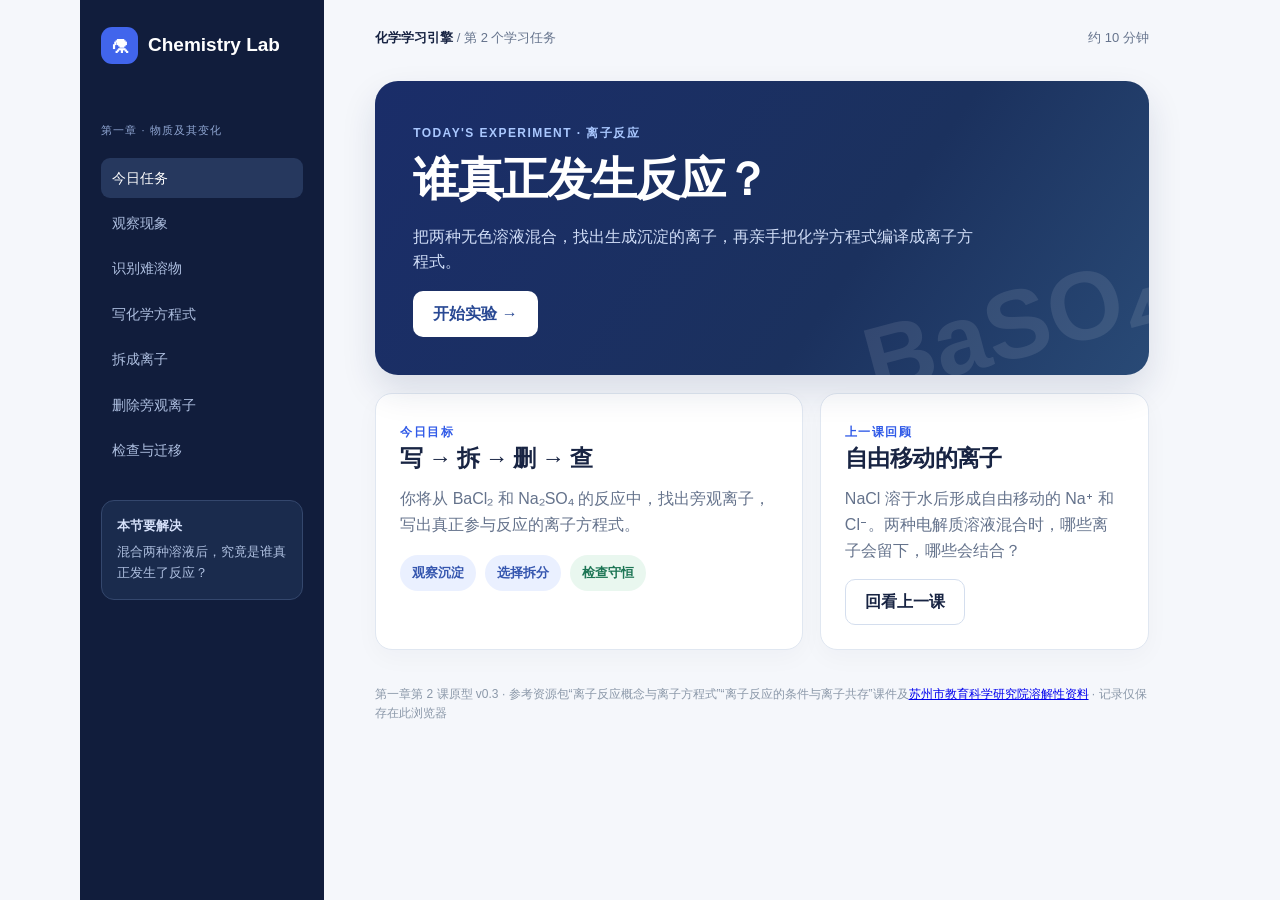
<file: outputs/Chemistry_Learning_Engine_CH1_Lesson02_v0.3.html>
<!doctype html>
<html lang="zh-CN">
<head>
  <meta charset="utf-8">
  <meta name="viewport" content="width=device-width, initial-scale=1">
  <meta name="theme-color" content="#111d3c">
  <title>Chemistry Lab · 谁真正发生反应？ · v0.3</title>
  <style>
    :root{--ink:#182443;--muted:#65738c;--blue:#315be8;--green:#157c5b;--red:#b64747;--line:#e0e7f1;--bg:#f5f7fb}
    *{box-sizing:border-box}body{margin:0;background:var(--bg);color:var(--ink);font:16px/1.6 -apple-system,BlinkMacSystemFont,"PingFang SC","Microsoft YaHei",sans-serif}
    button,a{font:inherit}button{cursor:pointer}button:disabled{opacity:.45;cursor:not-allowed}button:focus-visible,a:focus-visible{outline:3px solid #ffb84f;outline-offset:3px}
    .shell{max-width:1120px;min-height:100vh;margin:auto;display:grid;grid-template-columns:244px minmax(0,1fr)}
    aside{background:#111d3c;color:#d6e1fa;padding:27px 21px}aside .brand{display:flex;align-items:center;gap:10px;color:#fff;font-weight:800;font-size:19px;margin-bottom:52px}
    .brand-mark{display:grid;place-items:center;width:37px;height:37px;border-radius:11px;background:#4165ec;font-size:21px}aside small{color:#8fa5d1;letter-spacing:.1em;font-size:11px}
    .side-list{list-style:none;margin:16px 0 30px;padding:0;display:grid;gap:5px}.side-list li{padding:9px 11px;border-radius:9px;color:#adbedf;font-size:14px}.side-list li.active{background:#26385e;color:#fff}.side-list li.done{color:#8ddfbd}
    .side-note{border:1px solid #34476d;border-radius:13px;padding:15px;background:#1a2b4d;font-size:13px}.side-note p{color:#aebfdf;margin:5px 0 0}
    main{min-width:0;padding:28px clamp(19px,4vw,54px) 55px}.topline{display:flex;justify-content:space-between;gap:12px;color:var(--muted);font-size:13px;margin-bottom:32px}.topline strong{color:var(--ink)}
    h1,h2,h3,p{margin-top:0}h1{font-size:clamp(31px,4vw,46px);line-height:1.2;letter-spacing:-.035em;margin:8px 0 16px}h2{font-size:23px;line-height:1.35;letter-spacing:-.025em;margin-bottom:12px}h3{font-size:16px;margin-bottom:9px}
    .eyebrow{color:var(--blue);font-size:12px;font-weight:800;letter-spacing:.12em}.lead{font-size:17px;color:var(--muted);max-width:650px}.muted{color:var(--muted)}
    .hero{position:relative;overflow:hidden;min-height:278px;padding:38px;border-radius:23px;color:#fff;background:linear-gradient(125deg,#1a2d69,#1b315e 62%,#294a76);box-shadow:0 16px 34px #15285820}.hero:after{content:"BaSO₄";position:absolute;right:-12px;bottom:-28px;color:#ffffff19;font-size:97px;font-weight:800;transform:rotate(-15deg)}.hero .eyebrow{color:#aac8ff}.hero h1,.hero p,.hero .button{position:relative;z-index:1}.hero p{color:#d0ddf7;max-width:560px}
    .button{display:inline-flex;justify-content:center;align-items:center;gap:7px;min-height:46px;padding:9px 19px;border:1px solid transparent;border-radius:10px;background:var(--blue);color:#fff;text-decoration:none;font-weight:700}.button:hover:not(:disabled){background:#244cd0}.button.light{background:#fff;color:#294994}.button.secondary{background:#fff;color:var(--ink);border-color:#d4deee}.button.secondary:hover:not(:disabled){background:#f3f6ff}
    .grid{display:grid;grid-template-columns:1.3fr 1fr;gap:17px;margin-top:18px}.card{background:#fff;border:1px solid var(--line);border-radius:17px;padding:24px;box-shadow:0 8px 25px #13244508}.card p:last-child{margin-bottom:0}
    .chips{display:flex;flex-wrap:wrap;gap:9px;margin:17px 0}.chip{padding:8px 12px;border-radius:30px;background:#eaf0ff;color:#3556af;font-weight:700;font-size:13px}.chip.green{background:#e9f7ef;color:#1c7554}
    .steps{display:flex;flex-wrap:wrap;gap:6px;margin:20px 0 25px}.step{font-size:12px;padding:6px 10px;border-radius:8px;color:#8490a5;font-weight:700}.step.active{background:#eaf0ff;color:#2f50b4}.step.done{background:#e6f5ee;color:#137353}
    .stage{display:none}.stage.active{display:block;animation:fade .22s ease-out}@keyframes fade{from{opacity:.45;transform:translateY(5px)}to{opacity:1;transform:none}}
    .equation{padding:17px 18px;border:1px solid #cbd8ef;background:#f2f6ff;border-radius:11px;color:#203b79;font-size:clamp(16px,2.3vw,23px);font-weight:800;line-height:1.65;word-break:break-word}
    .question{font-weight:800;font-size:20px;line-height:1.4;margin:19px 0 16px}.options{display:grid;gap:10px;margin:17px 0}.option{width:100%;padding:14px 16px;text-align:left;border:1px solid #dbe3f0;border-radius:11px;background:#fff;color:var(--ink)}.option:hover:not(:disabled){border-color:#91a9f5;background:#f7f9ff}.option.selected{border-color:var(--blue);background:#edf2ff;box-shadow:inset 0 0 0 1px var(--blue)}.option.correct{border-color:#5ab38c;background:#edf9f2}.option.wrong{border-color:#d88c8c;background:#fff1f1}
    .feedback{margin:16px 0;padding:14px 16px;background:#f0f4ff;border-left:4px solid #5a7fed;border-radius:8px;color:#294574}.feedback.good{background:#edf8f1;border-color:#46a778;color:#176646}.feedback.warn{background:#fff5ee;border-color:#e09b68;color:#764620}
    .actions{display:flex;gap:10px;flex-wrap:wrap;margin-top:24px}.select-grid{display:grid;grid-template-columns:repeat(2,minmax(0,1fr));gap:10px;margin:20px 0}.select-grid .option{text-align:center;font-weight:700;min-height:67px}.hint{padding:13px 15px;background:#f6f8fc;border-radius:10px;border:1px solid var(--line);font-size:14px;color:#5d6e89}
    .reaction-scene{display:grid;grid-template-columns:1fr 40px 1fr;align-items:center;gap:8px;background:#14284f;color:#e1edff;border-radius:14px;padding:23px 20px;text-align:center}.beaker{min-height:140px;border:2px solid #9dbef5;border-top:0;border-radius:0 0 20px 20px;display:grid;place-items:center;padding:13px;background:linear-gradient(transparent 27%,#83baff28 27%);font-weight:700}.beaker.result{background:linear-gradient(transparent 27%,#83baff28 27%,#83baff28 75%,#f7f1dc 75%)}.reaction-scene .arrow{font-size:30px;color:#a6c4fd}
    .check-grid{display:grid;grid-template-columns:1fr 1fr;gap:12px;margin-top:17px}.check-grid div{padding:15px;background:#f6f8fc;border:1px solid var(--line);border-radius:10px}.check-grid b{display:block;color:#4563ad}
    .ion-board{display:flex;flex-wrap:wrap;align-items:center;gap:8px;margin:17px 0}.ion-board span{padding:7px 12px;border:1px solid #cbd8ef;border-radius:99px;background:#f2f6ff;color:#294679;font-weight:800}.ion-board strong{color:var(--muted);font-size:14px}.reason-chain{display:grid;grid-template-columns:repeat(3,1fr);gap:10px;margin:17px 0}.reason-chain div{padding:14px;background:#f2f6ff;border:1px solid #dce6f7;border-radius:11px;font-size:14px}.reason-chain b{display:block;color:#2f51b5;margin-bottom:5px}.rule-table{width:100%;border-collapse:collapse;font-size:14px;margin:18px 0}.rule-table th,.rule-table td{padding:11px 10px;border-bottom:1px solid var(--line);text-align:left;vertical-align:top}.rule-table th{background:#f0f4fb;color:#39517e}.rule-table tr:last-child td{border-bottom:0}.memory-box{padding:17px 19px;background:#edf8f2;border-left:4px solid #48a87c;border-radius:10px;margin:19px 0}.memory-box h3{color:#176646}.memory-box p{margin:7px 0}.small-note{font-size:13px;color:var(--muted)}.practice-card{padding:16px 17px;margin:13px 0;border:1px solid var(--line);border-radius:12px;background:#fbfcff}.practice-card h3{font-size:16px;margin:0 0 8px}.practice-card .options{display:grid;grid-template-columns:repeat(3,1fr);margin:10px 0}.practice-card .option{text-align:center;padding:10px}.practice-feedback{margin:9px 0 0;font-size:14px;color:#425b88}.practice-feedback.good{color:#16704f}.practice-feedback.warn{color:#925321}.practice-summary{font-weight:700;color:#1b7152;margin:12px 0}
    .term-defs{display:grid;grid-template-columns:repeat(2,1fr);gap:9px;margin:15px 0}.term-defs div{padding:10px 12px;background:#fff;border:1px solid var(--line);border-radius:9px;font-size:14px}.term-defs strong{color:#2f51b5}
    .score{font-size:51px;font-weight:800;color:var(--green);line-height:1;margin:12px 0}.bar{height:10px;background:#eaf0f4;border-radius:99px;overflow:hidden}.bar span{display:block;width:0;height:100%;background:linear-gradient(90deg,#7184ed,#3bb49b);transition:width .3s}
    footer{font-size:12px;color:#8b98a9;margin-top:35px}
    @media(max-width:800px){.shell{display:block}aside{padding:13px 19px}.brand{margin-bottom:0!important}aside small,.side-list,.side-note{display:none}main{padding:22px 17px 45px}.topline{margin-bottom:24px}.grid{grid-template-columns:1fr}.hero{padding:28px;min-height:0}}
    @media(max-width:530px){.card{padding:19px}.hero:after{font-size:60px}.select-grid,.reason-chain,.practice-card .options,.term-defs{grid-template-columns:1fr}.button{width:100%}.reaction-scene{padding:16px 9px}.beaker{font-size:12px}.rule-table{font-size:12px}.rule-table th,.rule-table td{padding:8px 5px}}
    @media(prefers-reduced-motion:reduce){*,*:before,*:after{animation-duration:.01ms!important;transition-duration:.01ms!important}}
  </style>
</head>
<body>
  <div class="shell">
    <aside aria-label="课程进度">
      <div class="brand"><span class="brand-mark" aria-hidden="true">⚗</span>Chemistry Lab</div>
      <small>第一章 · 物质及其变化</small>
      <ol class="side-list" id="side-list"><li class="active">今日任务</li><li>观察现象</li><li>识别难溶物</li><li>写化学方程式</li><li>拆成离子</li><li>删除旁观离子</li><li>检查与迁移</li></ol>
      <div class="side-note"><strong>本节要解决</strong><p>混合两种溶液后，究竟是谁真正发生了反应？</p></div>
    </aside>
    <main>
      <div class="topline"><span><strong>化学学习引擎</strong> / 第 2 个学习任务</span><span>约 10 分钟</span></div>
      <section id="dashboard" class="stage active" aria-labelledby="dashboard-title">
        <div class="hero"><span class="eyebrow">TODAY'S EXPERIMENT · 离子反应</span><h1 id="dashboard-title">谁真正发生反应？</h1><p>把两种无色溶液混合，找出生成沉淀的离子，再亲手把化学方程式编译成离子方程式。</p><button class="button light" id="start">开始实验 →</button></div>
        <div class="grid"><div class="card"><span class="eyebrow">今日目标</span><h2>写 → 拆 → 删 → 查</h2><p class="muted">你将从 BaCl₂ 和 Na₂SO₄ 的反应中，找出旁观离子，写出真正参与反应的离子方程式。</p><div class="chips"><span class="chip">观察沉淀</span><span class="chip">选择拆分</span><span class="chip green">检查守恒</span></div></div><div class="card"><span class="eyebrow">上一课回顾</span><h2>自由移动的离子</h2><p class="muted">NaCl 溶于水后形成自由移动的 Na⁺ 和 Cl⁻。两种电解质溶液混合时，哪些离子会留下，哪些会结合？</p><a class="button secondary" href="Chemistry_Learning_Engine_CH1_v0.5.html">回看上一课</a></div></div>
      </section>

      <div id="lesson" hidden>
        <span class="eyebrow">LESSON 02 · IONIC_COMPILER_001</span><h1>离子方程式编译器</h1><p class="lead">每一步都自己判断。答错后可以根据提示修正。</p>
        <div class="steps" id="steps" aria-label="学习步骤"><span class="step">01 观察</span><span class="step">02 判断沉淀</span><span class="step">03 写</span><span class="step">04 拆</span><span class="step">05 删</span><span class="step">06 查</span><span class="step">07 迁移</span><span class="step">08 完成</span></div>

        <section id="observe" class="stage card" aria-labelledby="observe-title">
          <span class="eyebrow">01 / 先预测</span><h2 id="observe-title">两种无色溶液混合</h2>
          <div class="reaction-scene" role="img" aria-label="BaCl2溶液和Na2SO4溶液混合，生成白色BaSO4沉淀"><div class="beaker">BaCl₂(aq)<br>＋<br>Na₂SO₄(aq)</div><span class="arrow" aria-hidden="true">→</span><div class="beaker result">无色溶液<br>＋<br>白色沉淀 ↓</div></div>
          <p class="question">你认为哪一种物质形成了白色沉淀？</p><div class="options" id="observe-options"><button class="option" data-choice="barium">BaSO₄</button><button class="option" data-choice="sodium">NaCl</button><button class="option" data-choice="none">没有新物质生成</button></div><div class="feedback" id="observe-feedback" role="status" hidden></div><div class="actions"><button class="button" id="to-write" disabled>学习怎样判断沉淀 →</button></div>
        </section>

        <section id="solubility" class="stage card" aria-labelledby="solubility-title">
          <span class="eyebrow">02 / 从这道题找到规律</span><h2 id="solubility-title">怎样知道谁会形成沉淀？</h2>
          <div class="term-defs"><div><strong>沉淀</strong>：反应中生成并从溶液里析出的难溶固体。</div><div><strong>难溶</strong>：在水中只能溶解很少，并非一点都不溶。</div><div><strong>(aq)</strong>：物质在水溶液中。</div><div><strong>(s)、↓</strong>：固态；箭头在这里提示有沉淀生成。</div></div>
          <p>混合后，先列出溶液里的离子，再考虑它们重新组合的产物。本题有：</p>
          <div class="ion-board" aria-label="氯化钡溶液提供钡离子和氯离子，硫酸钠溶液提供钠离子和硫酸根离子"><span>Ba²⁺</span><span>Cl⁻</span><strong>＋</strong><span>Na⁺</span><span>SO₄²⁻</span></div>
          <div class="reason-chain"><div><b>① 重新配对</b>Ba²⁺＋SO₄²⁻ → BaSO₄；Na⁺＋Cl⁻ → NaCl。</div><div><b>② 查溶解性</b>BaSO₄ 难溶；NaCl 易溶。</div><div><b>③ 判断现象</b>在本实验条件下，BaSO₄ 形成白色沉淀；Na⁺、Cl⁻ 留在溶液中。</div></div>
          <p class="small-note">“白色”只能描述现象，不能单凭颜色确定化学式；判断还要结合加入了哪些离子和产物的溶解性。</p>
          <h3>高一先掌握这些常见规律</h3>
          <div style="overflow-x:auto"><table class="rule-table"><thead><tr><th>离子类别</th><th>常见规律</th><th>本课要认出的例子</th></tr></thead><tbody>
            <tr><td>Na⁺、K⁺、NH₄⁺；NO₃⁻</td><td>它们形成的常见盐通常可溶</td><td>NaCl、Na₂SO₄、KNO₃、NaNO₃ 留在溶液中</td></tr>
            <tr><td>Cl⁻</td><td>多数氯化物可溶；记住 AgCl 难溶</td><td>Ag⁺＋Cl⁻ → AgCl↓（白色）</td></tr>
            <tr><td>SO₄²⁻</td><td>多数硫酸盐可溶；记住 BaSO₄ 难溶</td><td>Ba²⁺＋SO₄²⁻ → BaSO₄↓（白色）</td></tr>
            <tr><td>CO₃²⁻</td><td>多数碳酸盐难溶；钠、钾、铵盐是常见例外</td><td>Ca²⁺＋CO₃²⁻ → CaCO₃↓（白色）</td></tr>
            <tr><td>OH⁻</td><td>多数氢氧化物难溶；NaOH、KOH、Ba(OH)₂ 可溶</td><td>Cu²⁺＋2OH⁻ → Cu(OH)₂↓（蓝色）</td></tr>
          </tbody></table></div>
          <div class="memory-box"><h3>要背下来吗？为什么？</h3><p><strong>要记“规律＋高频例外”，不用一口气背完整张表。</strong>先记钠、钾、铵盐和硝酸盐通常可溶；再记 AgCl、BaSO₄、CaCO₃、Cu(OH)₂ 等常见难溶物。</p><p>记它们是为了预测会不会出现沉淀、写离子方程式时决定哪些物质不能拆、以及判断哪些离子能在同一溶液中大量共存。遇到微溶或不熟悉的物质，再查溶解性表。</p></div>
          <p class="small-note">为什么有些难溶？离子组成晶体的吸引作用与水分子使离子分散的作用共同决定溶解程度。难溶不等于完全不溶；实际是否析出也与溶液中的离子浓度有关。这里按常见课堂实验条件判断。</p>
          <h3>马上试着迁移</h3><p class="muted">每组先自己选，再看解释。完成三组后继续写方程式。</p>
          <div class="practice-card" data-practice="silver"><h3>① AgNO₃(aq) ＋ NaCl(aq)：谁会形成沉淀？</h3><div class="options"><button class="option" data-answer="agcl">AgCl</button><button class="option" data-answer="nano3">NaNO₃</button><button class="option" data-answer="none">没有沉淀</button></div><p class="practice-feedback" role="status" hidden></p></div>
          <div class="practice-card" data-practice="none"><h3>② NaCl(aq) ＋ KNO₃(aq)：会形成沉淀吗？</h3><div class="options"><button class="option" data-answer="nacl">NaCl</button><button class="option" data-answer="kno3">KNO₃</button><button class="option" data-answer="none">没有沉淀</button></div><p class="practice-feedback" role="status" hidden></p></div>
          <div class="practice-card" data-practice="carbonate"><h3>③ CaCl₂(aq) ＋ Na₂CO₃(aq)：谁会形成沉淀？</h3><div class="options"><button class="option" data-answer="caco3">CaCO₃</button><button class="option" data-answer="nacl">NaCl</button><button class="option" data-answer="none">没有沉淀</button></div><p class="practice-feedback" role="status" hidden></p></div>
          <p id="practice-summary" class="practice-summary" role="status" hidden></p><div class="actions"><button class="button" id="to-write-from-solubility" disabled>继续写方程式 →</button></div>
        </section>

        <section id="write" class="stage card" aria-labelledby="write-title">
          <span class="eyebrow">03 / 写</span><h2 id="write-title">先写配平的化学方程式</h2><p class="muted">BaSO₄ 是难溶的白色沉淀，NaCl 留在水溶液中。</p><p class="question">哪一个方程式正确？</p>
          <div class="options" id="write-options"><button class="option" data-answer="0">BaCl₂ + Na₂SO₄ → BaSO₄↓ + NaCl</button><button class="option" data-answer="1">BaCl₂ + Na₂SO₄ → BaSO₄↓ + 2NaCl</button><button class="option" data-answer="2">BaCl₂ + Na₂SO₄ → BaCl₂↓ + Na₂SO₄</button></div>
          <div class="feedback" id="write-feedback" role="status" hidden></div><div class="actions"><button class="button" id="to-split" disabled>拆成离子 →</button></div>
        </section>

        <section id="split" class="stage card" aria-labelledby="split-title">
          <span class="eyebrow">04 / 拆</span><h2 id="split-title">选择应写成离子形式的物质</h2><div class="equation">BaCl₂(aq) + Na₂SO₄(aq) → BaSO₄(s) + 2NaCl(aq)</div>
          <p class="muted" style="margin-top:17px">点击应拆分的物质，可以选择多个。“可溶性强电解质”在水中主要以自由离子形式存在，本例中的 BaCl₂、Na₂SO₄ 和 NaCl 水溶液属于此类；难溶的 BaSO₄ 沉淀保留化学式。</p>
          <div class="select-grid" id="split-options"><button class="option" data-item="bacl2" aria-pressed="false">BaCl₂(aq)</button><button class="option" data-item="na2so4" aria-pressed="false">Na₂SO₄(aq)</button><button class="option" data-item="baso4" aria-pressed="false">BaSO₄(s)</button><button class="option" data-item="nacl" aria-pressed="false">2NaCl(aq)</button></div>
          <div class="hint">提示：本例中的可溶性强电解质写成离子形式；沉淀仍写化学式。</div><div class="feedback" id="split-feedback" role="status" hidden></div><div class="actions"><button class="button secondary" id="check-split">检查拆分</button><button class="button" id="to-cancel" disabled>找旁观离子 →</button></div>
        </section>

        <section id="cancel" class="stage card" aria-labelledby="cancel-title">
          <span class="eyebrow">05 / 删</span><h2 id="cancel-title">哪些离子在两边都没有变化？</h2><p class="muted">完整离子式：</p><div class="equation">Ba²⁺ + 2Cl⁻ + 2Na⁺ + SO₄²⁻ → BaSO₄(s) + 2Na⁺ + 2Cl⁻</div>
          <p class="question">点击需要从两边同时删去的旁观离子。</p><div class="select-grid" id="cancel-options"><button class="option" data-item="ba" aria-pressed="false">Ba²⁺</button><button class="option" data-item="cl" aria-pressed="false">Cl⁻</button><button class="option" data-item="na" aria-pressed="false">Na⁺</button><button class="option" data-item="so4" aria-pressed="false">SO₄²⁻</button></div>
          <div class="feedback" id="cancel-feedback" role="status" hidden></div><div class="actions"><button class="button secondary" id="check-cancel">检查删除</button><button class="button" id="to-check" disabled>检查守恒 →</button></div>
        </section>

        <section id="check" class="stage card" aria-labelledby="check-title">
          <span class="eyebrow">06 / 查</span><h2 id="check-title">离子方程式能通过检查吗？</h2><div class="equation">Ba²⁺(aq) + SO₄²⁻(aq) → BaSO₄(s) ↓</div>
          <div class="check-grid"><div><b>原子数</b>左：Ba 1、S 1、O 4<br>右：Ba 1、S 1、O 4</div><div><b>总电荷</b>左：(+2) + (−2) = 0<br>右：0</div></div>
          <p class="question">这个离子方程式的检查结果是？</p><div class="options" id="check-options"><button class="option" data-answer="0">原子数和总电荷都守恒</button><button class="option" data-answer="1">只有原子数守恒</button><button class="option" data-answer="2">只有总电荷守恒</button></div><div class="feedback" id="check-feedback" role="status" hidden></div><div class="actions"><button class="button" id="to-transfer" disabled>换一道反应 →</button></div>
        </section>

        <section id="transfer" class="stage card" aria-labelledby="transfer-title">
          <span class="eyebrow">07 / 迁移</span><h2 id="transfer-title">换一种白色沉淀</h2><div class="equation">AgNO₃(aq) + NaCl(aq) → AgCl(s) ↓ + NaNO₃(aq)</div>
          <p class="question">对应的净离子方程式是什么？</p><div class="options" id="transfer-options"><button class="option" data-answer="0">Ag⁺ + Cl⁻ → AgCl(s)</button><button class="option" data-answer="1">Ag⁺ + NO₃⁻ → AgNO₃(s)</button><button class="option" data-answer="2">Ag⁺ + NO₃⁻ + Na⁺ + Cl⁻ → AgCl(s) + NaNO₃(aq)</button></div><div class="feedback" id="transfer-feedback" role="status" hidden></div><div class="actions"><button class="button" id="to-result" disabled>查看学习结果 →</button></div>
        </section>

        <section id="result" class="stage card" aria-labelledby="result-title"><span class="eyebrow">08 / 完成</span><h2 id="result-title">你找到了真正反应的离子</h2><div class="score" id="score">—</div><p class="muted">首次判断正确步数 / 5</p><div class="bar"><span id="score-bar"></span></div><p id="result-summary" style="margin-top:19px"></p><div class="feedback good"><strong>带走的步骤：</strong>先判断产物的溶解性 → 写出配平化学方程式 → 拆开可溶性强电解质 → 删去旁观离子 → 检查原子和电荷守恒。</div><div class="actions"><button class="button secondary" id="restart">再练一次</button><a class="button" href="Chemistry_Learning_Engine_CH1_v0.5.html">返回上一课</a></div></section>
      </div>
      <footer>第一章第 2 课原型 v0.3 · 参考资源包“离子反应概念与离子方程式”“离子反应的条件与离子共存”课件及<a href="https://szteacher.suzhou.edu.cn/News.aspx?ID=99195&amp;NTID=63" target="_blank" rel="noopener noreferrer">苏州市教育科学研究院溶解性资料</a> · 记录仅保存在此浏览器</footer>
    </main>
  </div>
  <script>
    "use strict";
    const $ = id => document.getElementById(id);
    const stages = ["observe","solubility","write","split","cancel","check","transfer","result"];
    const state = { stage:"dashboard", selectedSplit:new Set(), selectedCancel:new Set(), graded:{}, completed:{}, practiceAnswered:new Set(), practiceCorrect:0, best:0 };
    const STORAGE_KEY = "chemistry-lab-ch1-ionic-equation-v0.1";
    try { const stored = JSON.parse(localStorage.getItem(STORAGE_KEY) || "null"); if (stored && Number.isInteger(stored.best)) state.best = Math.max(0,Math.min(5,stored.best)); } catch (_) {}
    function show(stage) {
      state.stage = stage;
      $("dashboard").classList.toggle("active",stage === "dashboard");
      $("lesson").hidden = stage === "dashboard";
      stages.forEach(id => $(id).classList.toggle("active",id === stage));
      const current = stages.indexOf(stage);
      [...$("steps").children].forEach((node,index) => node.className = "step" + (index === current ? " active" : index < current ? " done" : ""));
      const sideStage={observe:1,solubility:2,write:3,split:4,cancel:5,check:6,transfer:6,result:6};
      [...$("side-list").children].forEach((node,index) => node.className = index === 0 ? (stage === "dashboard" ? "active" : "done") : index === sideStage[stage] ? "active" : index < (sideStage[stage] || 0) ? "done" : "");
      window.scrollTo({top:0,behavior:matchMedia("(prefers-reduced-motion: reduce)").matches ? "instant" : "smooth"});
    }
    function note(id,message,good) { const box=$(id+"-feedback"); box.textContent=message; box.className="feedback "+(good ? "good" : "warn"); box.hidden=false; }
    function scoreFirst(id,correct) { if (!(id in state.graded)) state.graded[id]=!!correct; }
    function reset() {
      state.selectedSplit.clear(); state.selectedCancel.clear(); state.graded={}; state.completed={}; state.practiceAnswered.clear(); state.practiceCorrect=0;
      for (const id of ["observe","write","check","transfer"]) { [...$(id+"-options").children].forEach(b => { b.disabled=false; b.className="option"; }); $(id+"-feedback").hidden=true; }
      for (const id of ["split","cancel"]) { [...$(id+"-options").children].forEach(b => { b.className="option"; b.setAttribute("aria-pressed","false"); }); $(id+"-feedback").hidden=true; }
      for (const card of document.querySelectorAll(".practice-card")) { card.querySelectorAll("button").forEach(b => { b.disabled=false; b.className="option"; }); card.querySelector(".practice-feedback").hidden=true; }
      $("practice-summary").hidden=true;
      for (const id of ["to-write","to-write-from-solubility","to-split","to-cancel","to-check","to-transfer","to-result"]) $(id).disabled=true;
      show("observe");
    }
    $("start").addEventListener("click",reset); $("restart").addEventListener("click",reset);
    $("observe-options").addEventListener("click",event => {
      const b=event.target.closest("button[data-choice]"); if (!b || state.completed.observe) return;
      [...$("observe-options").children].forEach(x => x.classList.toggle("selected",x===b));
      note("observe",b.dataset.choice === "barium" ? "你的预测正确。Ba²⁺ 与 SO₄²⁻ 结合形成难溶的 BaSO₄。" : "先记下这个预测：白色沉淀是难溶的 BaSO₄，稍后会用方程式验证。",b.dataset.choice === "barium");
      state.completed.observe=true; $("to-write").disabled=false;
    });
    const practiceAnswers={
      silver:{correct:"agcl",message:"AgCl 难溶，形成白色沉淀；NaNO₃ 属于可溶的硝酸盐。"},
      none:{correct:"none",message:"Na⁺、K⁺、Cl⁻、NO₃⁻ 在本例中都留在溶液里；没有沉淀生成，也没有这类净离子反应。"},
      carbonate:{correct:"caco3",message:"CaCO₃ 难溶，形成白色沉淀；NaCl 可溶，留在溶液中。"}
    };
    document.querySelectorAll(".practice-card").forEach(card => card.addEventListener("click",event => {
      const button=event.target.closest("button[data-answer]"); if(!button || state.practiceAnswered.has(card.dataset.practice)) return;
      const answer=practiceAnswers[card.dataset.practice], correct=button.dataset.answer===answer.correct;
      state.practiceAnswered.add(card.dataset.practice); if(correct)state.practiceCorrect++;
      card.querySelectorAll("button").forEach(b => { b.disabled=true; b.classList.toggle("correct",b.dataset.answer===answer.correct); b.classList.toggle("wrong",b===button && !correct); });
      const feedback=card.querySelector(".practice-feedback");feedback.textContent=(correct?"判断正确。":"再看一次规律：")+answer.message;feedback.className="practice-feedback "+(correct?"good":"warn");feedback.hidden=false;
      if(state.practiceAnswered.size===3){$("practice-summary").textContent="三组已完成，首次判断正确 "+state.practiceCorrect+" / 3。接下来用同一规律写本题的方程式。";$("practice-summary").hidden=false;$("to-write-from-solubility").disabled=false;}
    }));
    function choiceStage(id,correctIndex,explainWrong,nextButton) {
      $(id+"-options").addEventListener("click",event => {
        const b=event.target.closest("button[data-answer]"); if (!b || state.completed[id]) return;
        const choice=Number(b.dataset.answer), correct=choice===correctIndex;
        scoreFirst(id,correct);
        [...$(id+"-options").children].forEach((x,index) => { x.classList.toggle("selected",x===b); x.classList.toggle("correct",correct && x===b); x.classList.toggle("wrong",!correct && x===b); });
        note(id,correct ? ({write:"正确。系数 2 保证两边 Na、Cl 的原子数相等。",check:"正确。原子数与电荷总数都守恒。",transfer:"正确。Na⁺ 和 NO₃⁻ 没有参加沉淀生成。"})[id] : explainWrong[choice],correct);
        if (correct) { state.completed[id]=true; [...$(id+"-options").children].forEach(x=>x.disabled=true); $(nextButton).disabled=false; }
      });
    }
    choiceStage("write",1,{0:"右侧 NaCl 需要系数 2，才能与左侧 2 个 Na 和 2 个 Cl 对应。",2:"BaCl₂ 不会成为新沉淀；Ba²⁺ 与 SO₄²⁻ 结合形成 BaSO₄。"},"to-split");
    choiceStage("check",0,{1:"左侧电荷 +2 与 −2 相加为 0，右侧中性沉淀的电荷也是 0。",2:"Ba、S、O 的原子数在两侧也完全相同。"},"to-transfer");
    choiceStage("transfer",0,{1:"AgNO₃ 在水中可溶；难溶的白色沉淀是 AgCl。",2:"这仍是完整离子反应的思路；Na⁺ 与 NO₃⁻ 是旁观离子，应从两侧删去。"},"to-result");
    function toggleSelection(id,set) { $(id+"-options").addEventListener("click",event => { const b=event.target.closest("button[data-item]"); if (!b || state.completed[id]) return; const value=b.dataset.item; if (set.has(value)) set.delete(value); else set.add(value); b.classList.toggle("selected",set.has(value)); b.setAttribute("aria-pressed",String(set.has(value))); }); }
    toggleSelection("split",state.selectedSplit); toggleSelection("cancel",state.selectedCancel);
    function sameSet(a,expected) { return a.size===expected.length && expected.every(x=>a.has(x)); }
    $("check-split").addEventListener("click",() => {
      if (state.completed.split) return;
      const correct=sameSet(state.selectedSplit,["bacl2","na2so4","nacl"]); scoreFirst("split",correct);
      if (correct) { state.completed.split=true; note("split","正确。BaCl₂、Na₂SO₄ 和 NaCl 都是本例的可溶性强电解质；BaSO₄ 是沉淀，应保留化学式。","good"); $("to-cancel").disabled=false; }
      else note("split",state.selectedSplit.has("baso4") ? "BaSO₄ 是难溶沉淀，不能拆成游离离子。取消它，再检查其他三种物质。" : "检查两侧的物质：本例中所有标注 (aq) 的可溶性强电解质都应拆开。",false);
    });
    $("check-cancel").addEventListener("click",() => {
      if (state.completed.cancel) return;
      const correct=sameSet(state.selectedCancel,["cl","na"]); scoreFirst("cancel",correct);
      if (correct) { state.completed.cancel=true; note("cancel","正确。Na⁺ 和 Cl⁻ 在两侧都保持不变；留下 Ba²⁺ 与 SO₄²⁻ 形成沉淀。",true); $("to-check").disabled=false; }
      else note("cancel",state.selectedCancel.has("ba") || state.selectedCancel.has("so4") ? "Ba²⁺ 和 SO₄²⁻ 结合成沉淀，实际参与了反应，不能删去。" : "找出在方程式两侧都出现、数量和电荷都不变的离子。",false);
    });
    const transitions=[["to-write","solubility"],["to-write-from-solubility","write"],["to-split","split"],["to-cancel","cancel"],["to-check","check"],["to-transfer","transfer"]];
    transitions.forEach(([button,page]) => $(button).addEventListener("click",() => show(page)));
    $("to-result").addEventListener("click",() => {
      const earned=Object.values(state.graded).filter(Boolean).length;
      state.best=Math.max(state.best,earned);
      try { localStorage.setItem(STORAGE_KEY,JSON.stringify({best:state.best,completedAt:new Date().toISOString()})); } catch (_) {}
      $("score").textContent=earned+" / 5"; $("score-bar").style.width=(earned*20)+"%";
      $("result-summary").textContent=earned===5 ? "五个关键步骤都在首次判断中完成。你已经能把方法迁移到另一种沉淀反应。" : "你完成了整条推理链。首次判断正确 "+earned+" 步；建议再练一次，留意拆分与旁观离子的选择。";
      show("result");
    });
  </script>
</body>
</html>
</file>
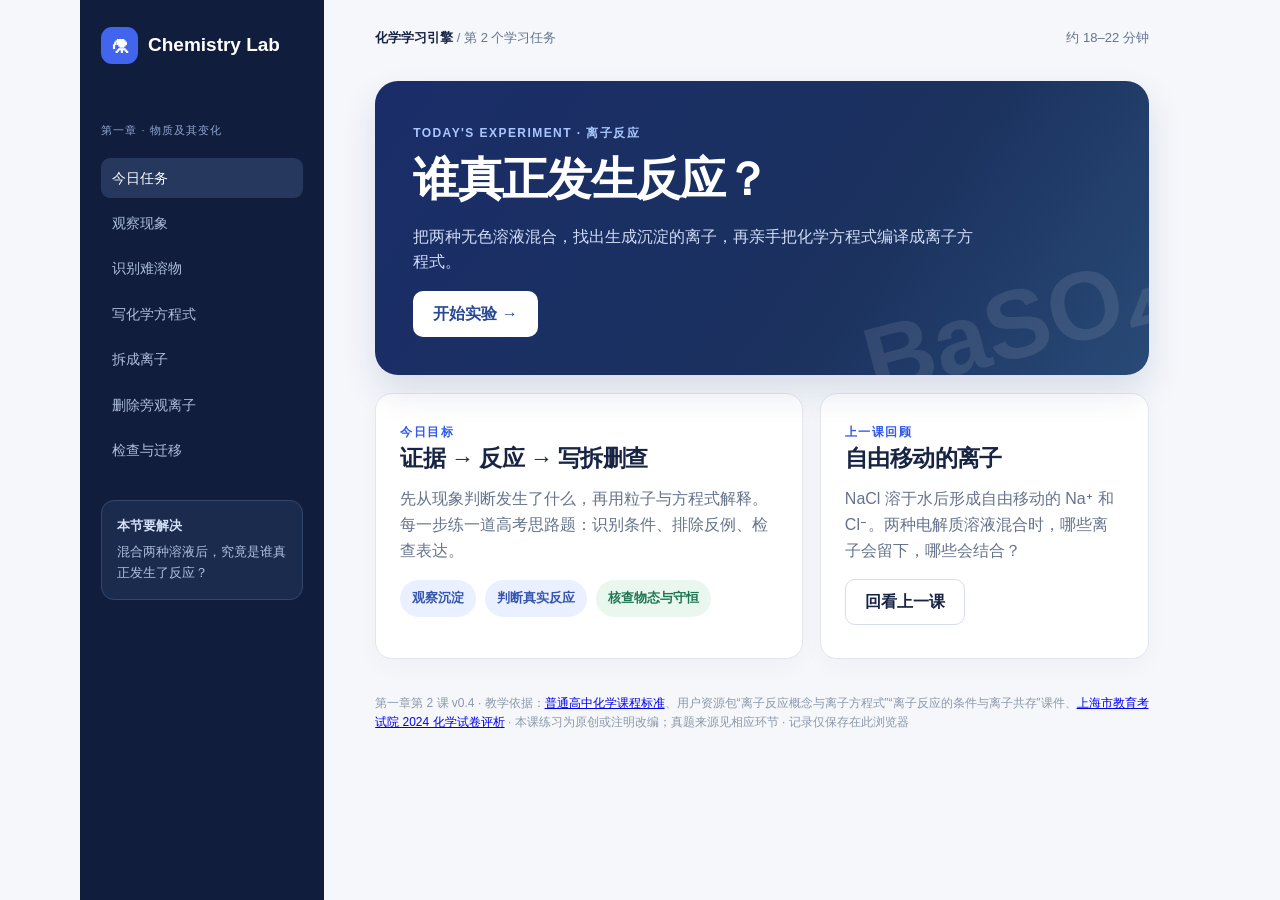
<file: outputs/Chemistry_Learning_Engine_CH1_Lesson02_v0.4.html>
<!doctype html>
<html lang="zh-CN">
<head>
  <meta charset="utf-8">
  <meta name="viewport" content="width=device-width, initial-scale=1">
  <meta name="theme-color" content="#111d3c">
  <title>Chemistry Lab · 谁真正发生反应？ · v0.4</title>
  <style>
    :root{--ink:#182443;--muted:#65738c;--blue:#315be8;--green:#157c5b;--red:#b64747;--line:#e0e7f1;--bg:#f5f7fb}
    *{box-sizing:border-box}body{margin:0;background:var(--bg);color:var(--ink);font:16px/1.6 -apple-system,BlinkMacSystemFont,"PingFang SC","Microsoft YaHei",sans-serif}
    button,a{font:inherit}button{cursor:pointer}button:disabled{opacity:.45;cursor:not-allowed}button:focus-visible,a:focus-visible{outline:3px solid #ffb84f;outline-offset:3px}
    .shell{max-width:1120px;min-height:100vh;margin:auto;display:grid;grid-template-columns:244px minmax(0,1fr)}
    aside{background:#111d3c;color:#d6e1fa;padding:27px 21px}aside .brand{display:flex;align-items:center;gap:10px;color:#fff;font-weight:800;font-size:19px;margin-bottom:52px}
    .brand-mark{display:grid;place-items:center;width:37px;height:37px;border-radius:11px;background:#4165ec;font-size:21px}aside small{color:#8fa5d1;letter-spacing:.1em;font-size:11px}
    .side-list{list-style:none;margin:16px 0 30px;padding:0;display:grid;gap:5px}.side-list li{padding:9px 11px;border-radius:9px;color:#adbedf;font-size:14px}.side-list li.active{background:#26385e;color:#fff}.side-list li.done{color:#8ddfbd}
    .side-note{border:1px solid #34476d;border-radius:13px;padding:15px;background:#1a2b4d;font-size:13px}.side-note p{color:#aebfdf;margin:5px 0 0}
    main{min-width:0;padding:28px clamp(19px,4vw,54px) 55px}.topline{display:flex;justify-content:space-between;gap:12px;color:var(--muted);font-size:13px;margin-bottom:32px}.topline strong{color:var(--ink)}
    h1,h2,h3,p{margin-top:0}h1{font-size:clamp(31px,4vw,46px);line-height:1.2;letter-spacing:-.035em;margin:8px 0 16px}h2{font-size:23px;line-height:1.35;letter-spacing:-.025em;margin-bottom:12px}h3{font-size:16px;margin-bottom:9px}
    .eyebrow{color:var(--blue);font-size:12px;font-weight:800;letter-spacing:.12em}.lead{font-size:17px;color:var(--muted);max-width:650px}.muted{color:var(--muted)}
    .hero{position:relative;overflow:hidden;min-height:278px;padding:38px;border-radius:23px;color:#fff;background:linear-gradient(125deg,#1a2d69,#1b315e 62%,#294a76);box-shadow:0 16px 34px #15285820}.hero:after{content:"BaSO₄";position:absolute;right:-12px;bottom:-28px;color:#ffffff19;font-size:97px;font-weight:800;transform:rotate(-15deg)}.hero .eyebrow{color:#aac8ff}.hero h1,.hero p,.hero .button{position:relative;z-index:1}.hero p{color:#d0ddf7;max-width:560px}
    .button{display:inline-flex;justify-content:center;align-items:center;gap:7px;min-height:46px;padding:9px 19px;border:1px solid transparent;border-radius:10px;background:var(--blue);color:#fff;text-decoration:none;font-weight:700}.button:hover:not(:disabled){background:#244cd0}.button.light{background:#fff;color:#294994}.button.secondary{background:#fff;color:var(--ink);border-color:#d4deee}.button.secondary:hover:not(:disabled){background:#f3f6ff}
    .grid{display:grid;grid-template-columns:1.3fr 1fr;gap:17px;margin-top:18px}.card{background:#fff;border:1px solid var(--line);border-radius:17px;padding:24px;box-shadow:0 8px 25px #13244508}.card p:last-child{margin-bottom:0}
    .chips{display:flex;flex-wrap:wrap;gap:9px;margin:17px 0}.chip{padding:8px 12px;border-radius:30px;background:#eaf0ff;color:#3556af;font-weight:700;font-size:13px}.chip.green{background:#e9f7ef;color:#1c7554}
    .steps{display:flex;flex-wrap:wrap;gap:6px;margin:20px 0 25px}.step{font-size:12px;padding:6px 10px;border-radius:8px;color:#8490a5;font-weight:700}.step.active{background:#eaf0ff;color:#2f50b4}.step.done{background:#e6f5ee;color:#137353}
    .stage{display:none}.stage.active{display:block;animation:fade .22s ease-out}@keyframes fade{from{opacity:.45;transform:translateY(5px)}to{opacity:1;transform:none}}
    .equation{padding:17px 18px;border:1px solid #cbd8ef;background:#f2f6ff;border-radius:11px;color:#203b79;font-size:clamp(16px,2.3vw,23px);font-weight:800;line-height:1.65;word-break:break-word}
    .question{font-weight:800;font-size:20px;line-height:1.4;margin:19px 0 16px}.options{display:grid;gap:10px;margin:17px 0}.option{width:100%;padding:14px 16px;text-align:left;border:1px solid #dbe3f0;border-radius:11px;background:#fff;color:var(--ink)}.option:hover:not(:disabled){border-color:#91a9f5;background:#f7f9ff}.option.selected{border-color:var(--blue);background:#edf2ff;box-shadow:inset 0 0 0 1px var(--blue)}.option.correct{border-color:#5ab38c;background:#edf9f2}.option.wrong{border-color:#d88c8c;background:#fff1f1}
    .feedback{margin:16px 0;padding:14px 16px;background:#f0f4ff;border-left:4px solid #5a7fed;border-radius:8px;color:#294574}.feedback.good{background:#edf8f1;border-color:#46a778;color:#176646}.feedback.warn{background:#fff5ee;border-color:#e09b68;color:#764620}
    .actions{display:flex;gap:10px;flex-wrap:wrap;margin-top:24px}.select-grid{display:grid;grid-template-columns:repeat(2,minmax(0,1fr));gap:10px;margin:20px 0}.select-grid .option{text-align:center;font-weight:700;min-height:67px}.hint{padding:13px 15px;background:#f6f8fc;border-radius:10px;border:1px solid var(--line);font-size:14px;color:#5d6e89}
    .reaction-scene{display:grid;grid-template-columns:1fr 40px 1fr;align-items:center;gap:8px;background:#14284f;color:#e1edff;border-radius:14px;padding:23px 20px;text-align:center}.beaker{min-height:140px;border:2px solid #9dbef5;border-top:0;border-radius:0 0 20px 20px;display:grid;place-items:center;padding:13px;background:linear-gradient(transparent 27%,#83baff28 27%);font-weight:700}.beaker.result{background:linear-gradient(transparent 27%,#83baff28 27%,#83baff28 75%,#f7f1dc 75%)}.reaction-scene .arrow{font-size:30px;color:#a6c4fd}
    .check-grid{display:grid;grid-template-columns:1fr 1fr;gap:12px;margin-top:17px}.check-grid div{padding:15px;background:#f6f8fc;border:1px solid var(--line);border-radius:10px}.check-grid b{display:block;color:#4563ad}
    .ion-board{display:flex;flex-wrap:wrap;align-items:center;gap:8px;margin:17px 0}.ion-board span{padding:7px 12px;border:1px solid #cbd8ef;border-radius:99px;background:#f2f6ff;color:#294679;font-weight:800}.ion-board strong{color:var(--muted);font-size:14px}.reason-chain{display:grid;grid-template-columns:repeat(3,1fr);gap:10px;margin:17px 0}.reason-chain div{padding:14px;background:#f2f6ff;border:1px solid #dce6f7;border-radius:11px;font-size:14px}.reason-chain b{display:block;color:#2f51b5;margin-bottom:5px}.rule-table{width:100%;border-collapse:collapse;font-size:14px;margin:18px 0}.rule-table th,.rule-table td{padding:11px 10px;border-bottom:1px solid var(--line);text-align:left;vertical-align:top}.rule-table th{background:#f0f4fb;color:#39517e}.rule-table tr:last-child td{border-bottom:0}.memory-box{padding:17px 19px;background:#edf8f2;border-left:4px solid #48a87c;border-radius:10px;margin:19px 0}.memory-box h3{color:#176646}.memory-box p{margin:7px 0}.small-note{font-size:13px;color:var(--muted)}.practice-card{padding:16px 17px;margin:13px 0;border:1px solid var(--line);border-radius:12px;background:#fbfcff}.practice-card h3{font-size:16px;margin:0 0 8px}.practice-card .options{display:grid;grid-template-columns:repeat(3,1fr);margin:10px 0}.practice-card .option{text-align:center;padding:10px}.practice-feedback{margin:9px 0 0;font-size:14px;color:#425b88}.practice-feedback.good{color:#16704f}.practice-feedback.warn{color:#925321}.practice-summary{font-weight:700;color:#1b7152;margin:12px 0}
    .term-defs{display:grid;grid-template-columns:repeat(2,1fr);gap:9px;margin:15px 0}.term-defs div{padding:10px 12px;background:#fff;border:1px solid var(--line);border-radius:9px;font-size:14px}.term-defs strong{color:#2f51b5}
    .exam-lens{margin:20px 0;padding:18px 20px;border:1px solid #c7d5f5;border-radius:13px;background:#f4f7ff}.exam-lens .eyebrow{letter-spacing:.04em}.exam-lens h3{font-size:17px;margin:5px 0 8px}.exam-lens p{margin:8px 0}.exam-lens .trap{color:#70501e;background:#fff8e9;padding:9px 12px;border-radius:8px}.exam-check{margin:19px 0;padding:18px;border:1px solid #c7d5f5;border-radius:13px;background:#f8faff}.exam-check[hidden]{display:none}.exam-check h3{font-size:17px;margin:4px 0 9px}.exam-check .options{margin:12px 0}.exam-check .option{font-size:15px}.exam-check .practice-feedback{padding:11px 13px;border-radius:8px;background:#eaf5ef;color:#155b42}.exam-check .practice-feedback.warn{background:#fff3e9;color:#754a20}.exam-badge{display:inline-block;padding:3px 8px;border-radius:7px;background:#e2ebff;color:#3554a9;font-size:12px;font-weight:800}.exam-source{margin:14px 0;color:var(--muted);font-size:13px}.exam-source a{color:#3657ad}
    .score{font-size:51px;font-weight:800;color:var(--green);line-height:1;margin:12px 0}.bar{height:10px;background:#eaf0f4;border-radius:99px;overflow:hidden}.bar span{display:block;width:0;height:100%;background:linear-gradient(90deg,#7184ed,#3bb49b);transition:width .3s}
    footer{font-size:12px;color:#8b98a9;margin-top:35px}
    @media(max-width:800px){.shell{display:block}aside{padding:13px 19px}.brand{margin-bottom:0!important}aside small,.side-list,.side-note{display:none}main{padding:22px 17px 45px}.topline{margin-bottom:24px}.grid{grid-template-columns:1fr}.hero{padding:28px;min-height:0}}
    @media(max-width:530px){.card{padding:19px}.hero:after{font-size:60px}.select-grid,.reason-chain,.practice-card .options,.term-defs{grid-template-columns:1fr}.button{width:100%}.reaction-scene{padding:16px 9px}.beaker{font-size:12px}.rule-table{font-size:12px}.rule-table th,.rule-table td{padding:8px 5px}}
    @media(prefers-reduced-motion:reduce){*,*:before,*:after{animation-duration:.01ms!important;transition-duration:.01ms!important}}
  </style>
</head>
<body>
  <div class="shell">
    <aside aria-label="课程进度">
      <div class="brand"><span class="brand-mark" aria-hidden="true">⚗</span>Chemistry Lab</div>
      <small>第一章 · 物质及其变化</small>
      <ol class="side-list" id="side-list"><li class="active">今日任务</li><li>观察现象</li><li>识别难溶物</li><li>写化学方程式</li><li>拆成离子</li><li>删除旁观离子</li><li>检查与迁移</li></ol>
      <div class="side-note"><strong>本节要解决</strong><p>混合两种溶液后，究竟是谁真正发生了反应？</p></div>
    </aside>
    <main>
      <div class="topline"><span><strong>化学学习引擎</strong> / 第 2 个学习任务</span><span>约 18–22 分钟</span></div>
      <section id="dashboard" class="stage active" aria-labelledby="dashboard-title">
        <div class="hero"><span class="eyebrow">TODAY'S EXPERIMENT · 离子反应</span><h1 id="dashboard-title">谁真正发生反应？</h1><p>把两种无色溶液混合，找出生成沉淀的离子，再亲手把化学方程式编译成离子方程式。</p><button class="button light" id="start">开始实验 →</button></div>
        <div class="grid"><div class="card"><span class="eyebrow">今日目标</span><h2>证据 → 反应 → 写拆删查</h2><p class="muted">先从现象判断发生了什么，再用粒子与方程式解释。每一步练一道高考思路题：识别条件、排除反例、检查表达。</p><div class="chips"><span class="chip">观察沉淀</span><span class="chip">判断真实反应</span><span class="chip green">核查物态与守恒</span></div></div><div class="card"><span class="eyebrow">上一课回顾</span><h2>自由移动的离子</h2><p class="muted">NaCl 溶于水后形成自由移动的 Na⁺ 和 Cl⁻。两种电解质溶液混合时，哪些离子会留下，哪些会结合？</p><a class="button secondary" href="Chemistry_Learning_Engine_CH1_v0.5.html">回看上一课</a></div></div>
      </section>

      <div id="lesson" hidden>
        <span class="eyebrow">LESSON 02 · IONIC_COMPILER_002</span><h1>离子方程式编译器</h1><p class="lead">先学一条判断，再做一道迁移。高考延伸有提示条件；本课练习是原创或改编，不冒充真题原文。</p>
        <div class="steps" id="steps" aria-label="学习步骤"><span class="step">01 观察</span><span class="step">02 判断沉淀</span><span class="step">03 写</span><span class="step">04 拆</span><span class="step">05 删</span><span class="step">06 查</span><span class="step">07 迁移</span><span class="step">08 完成</span></div>

        <section id="observe" class="stage card" aria-labelledby="observe-title">
          <span class="eyebrow">01 / 先预测</span><h2 id="observe-title">两种无色溶液混合</h2>
          <div class="reaction-scene" role="img" aria-label="氯化钡溶液和硫酸钠溶液混合后，出现无色溶液和待判断的白色沉淀"><div class="beaker">BaCl₂(aq)<br>＋<br>Na₂SO₄(aq)</div><span class="arrow" aria-hidden="true">→</span><div class="beaker result">无色溶液<br>＋<br>白色沉淀 ↓</div></div>
          <p class="question">你认为哪一种物质形成了白色沉淀？</p><div class="options" id="observe-options"><button class="option" data-choice="barium">BaSO₄</button><button class="option" data-choice="sodium">NaCl</button><button class="option" data-choice="none">没有新物质生成</button></div><div class="feedback" id="observe-feedback" role="status" hidden></div>
          <div class="exam-lens"><span class="exam-badge">高考重点 · 证据链</span><h3>现象只能给线索，不能直接给物质名称</h3><p>先读题干的投料和状态，再列可能的离子组合，最后用溶解性核对。AgCl 和 BaSO₄ 都可能呈白色；只写“出现白色沉淀，所以一定是 BaSO₄”缺少前提。</p><p class="trap"><strong>易错：</strong>把“颜色相同”当成“物质相同”。</p></div>
          <div class="exam-check" data-exam="observe" hidden><span class="eyebrow">自己判一判</span><h3>另一个实验也出现白色沉淀。仅凭“白色”，能认定它是 BaSO₄ 吗？</h3><div class="options"><button class="option" data-exam-answer="yes">能，白色沉淀就是 BaSO₄</button><button class="option" data-exam-answer="need">不能，还要看反应物和溶解性</button><button class="option" data-exam-answer="none">不能，因为白色固体都不是沉淀</button></div><p class="practice-feedback" role="status" hidden></p></div>
          <div class="actions"><button class="button" id="to-write" disabled>学习怎样判断沉淀 →</button></div>
        </section>

        <section id="solubility" class="stage card" aria-labelledby="solubility-title">
          <span class="eyebrow">02 / 从这道题找到规律</span><h2 id="solubility-title">怎样知道谁会形成沉淀？</h2>
          <div class="term-defs"><div><strong>沉淀</strong>：反应中生成并从溶液里析出的难溶固体。</div><div><strong>难溶</strong>：在水中只能溶解很少，并非一点都不溶。</div><div><strong>(aq)</strong>：物质在水溶液中。</div><div><strong>(s)、↓</strong>：固态；箭头在这里提示有沉淀生成。</div></div>
          <p>混合后，先列出溶液里的离子，再考虑它们重新组合的产物。本题有：</p>
          <div class="ion-board" aria-label="氯化钡溶液提供钡离子和氯离子，硫酸钠溶液提供钠离子和硫酸根离子"><span>Ba²⁺</span><span>Cl⁻</span><strong>＋</strong><span>Na⁺</span><span>SO₄²⁻</span></div>
          <div class="reason-chain"><div><b>① 重新配对</b>Ba²⁺＋SO₄²⁻ → BaSO₄；Na⁺＋Cl⁻ → NaCl。</div><div><b>② 查溶解性</b>BaSO₄ 难溶；NaCl 易溶。</div><div><b>③ 判断现象</b>在本实验条件下，BaSO₄ 形成白色沉淀；Na⁺、Cl⁻ 留在溶液中。</div></div>
          <p class="small-note">“白色”只能描述现象，不能单凭颜色确定化学式；判断还要结合加入了哪些离子和产物的溶解性。</p>
          <h3>高一先掌握这些常见规律</h3>
          <div style="overflow-x:auto"><table class="rule-table"><thead><tr><th>离子类别</th><th>常见规律</th><th>本课要认出的例子</th></tr></thead><tbody>
            <tr><td>Na⁺、K⁺、NH₄⁺；NO₃⁻</td><td>它们形成的常见盐通常可溶</td><td>NaCl、Na₂SO₄、KNO₃、NaNO₃ 留在溶液中</td></tr>
            <tr><td>Cl⁻</td><td>多数氯化物可溶；记住 AgCl 难溶</td><td>Ag⁺＋Cl⁻ → AgCl↓（白色）</td></tr>
            <tr><td>SO₄²⁻</td><td>多数硫酸盐可溶；记住 BaSO₄ 难溶</td><td>Ba²⁺＋SO₄²⁻ → BaSO₄↓（白色）</td></tr>
            <tr><td>CO₃²⁻</td><td>多数碳酸盐难溶；钠、钾、铵盐是常见例外</td><td>Ca²⁺＋CO₃²⁻ → CaCO₃↓（白色）</td></tr>
            <tr><td>OH⁻</td><td>多数氢氧化物难溶；NaOH、KOH、Ba(OH)₂ 可溶</td><td>Cu²⁺＋2OH⁻ → Cu(OH)₂↓（蓝色）</td></tr>
          </tbody></table></div>
          <div class="memory-box"><h3>要背下来吗？为什么？</h3><p><strong>要记“规律＋高频例外”，不用一口气背完整张表。</strong>先记钠、钾、铵盐和硝酸盐通常可溶；再记 AgCl、BaSO₄、CaCO₃、Cu(OH)₂ 等常见难溶物。</p><p>记它们是为了预测会不会出现沉淀、写离子方程式时决定哪些物质不能拆、以及判断哪些离子能在同一溶液中大量共存。遇到微溶或不熟悉的物质，再查溶解性表。</p></div>
          <p class="small-note">为什么有些难溶？离子组成晶体的吸引作用与水分子使离子分散的作用共同决定溶解程度。难溶不等于完全不溶；实际是否析出也与溶液中的离子浓度有关。这里按常见课堂实验条件判断。</p>
          <div class="exam-lens"><span class="exam-badge">高考重点 · 条件与离子共存</span><h3>先看条件，再判断一组离子能否大量同处</h3><p>题目若说“酸性”，就要把 H⁺ 一起放进溶液考虑；CO₃²⁻ 会与 H⁺ 反应。Ba²⁺ 与 SO₄²⁻ 也不能在常见条件下大量共存。判断顺序是：读限制词 → 找会结合的离子 → 判断沉淀、气体或水。</p><p class="trap"><strong>易错：</strong>只检查选项中写出的离子，漏掉题干暗含的 H⁺ 或 OH⁻。“无色透明”也不等于所有离子都不会反应。</p><p class="exam-source">高考延伸：<a href="https://static-gkcx.gaokao.cn/upload/zhenti/20230613/1686651407_4038.pdf" target="_blank" rel="noopener noreferrer">2023 新课标卷化学第 8 题</a>在工艺条件中考查沉淀选择；这里先练必修阶段的条件识别。</p></div>
          <h3>马上试着迁移</h3><p class="muted">每组先自己选，再看解释。完成四组后继续写方程式。</p>
          <div class="practice-card" data-practice="silver"><h3>① AgNO₃(aq) ＋ NaCl(aq)：谁会形成沉淀？</h3><div class="options"><button class="option" data-answer="agcl">AgCl</button><button class="option" data-answer="nano3">NaNO₃</button><button class="option" data-answer="none">没有沉淀</button></div><p class="practice-feedback" role="status" hidden></p></div>
          <div class="practice-card" data-practice="none"><h3>② NaCl(aq) ＋ KNO₃(aq)：会形成沉淀吗？</h3><div class="options"><button class="option" data-answer="nacl">NaCl</button><button class="option" data-answer="kno3">KNO₃</button><button class="option" data-answer="none">没有沉淀</button></div><p class="practice-feedback" role="status" hidden></p></div>
          <div class="practice-card" data-practice="carbonate"><h3>③ CaCl₂(aq) ＋ Na₂CO₃(aq)：谁会形成沉淀？</h3><div class="options"><button class="option" data-answer="caco3">CaCO₃</button><button class="option" data-answer="nacl">NaCl</button><button class="option" data-answer="none">没有沉淀</button></div><p class="practice-feedback" role="status" hidden></p></div>
          <div class="practice-card" data-practice="coexist"><h3>④ 无色且显酸性的溶液中，哪组离子可以大量共存？</h3><div class="options"><button class="option" data-answer="safe">Na⁺、K⁺、NO₃⁻</button><button class="option" data-answer="barium">Ba²⁺、SO₄²⁻</button><button class="option" data-answer="carbonate">H⁺、CO₃²⁻</button></div><p class="practice-feedback" role="status" hidden></p></div>
          <p id="practice-summary" class="practice-summary" role="status" hidden></p><div class="actions"><button class="button" id="to-write-from-solubility" disabled>继续写方程式 →</button></div>
        </section>

        <section id="write" class="stage card" aria-labelledby="write-title">
          <span class="eyebrow">03 / 写</span><h2 id="write-title">先写配平的化学方程式</h2><p class="muted">BaSO₄ 是难溶的白色沉淀，NaCl 留在水溶液中。先确认“有反应、产物是什么”，再配平；不能看到两个盐就机械交换。</p><p class="question">哪一个方程式正确？</p>
          <div class="options" id="write-options"><button class="option" data-answer="0">BaCl₂ + Na₂SO₄ → BaSO₄↓ + NaCl</button><button class="option" data-answer="1">BaCl₂ + Na₂SO₄ → BaSO₄↓ + 2NaCl</button><button class="option" data-answer="2">BaCl₂ + Na₂SO₄ → BaCl₂↓ + Na₂SO₄</button></div>
          <div class="feedback" id="write-feedback" role="status" hidden></div>
          <div class="exam-lens"><span class="exam-badge">高考重点 · 化学计量</span><h3>不要把下标改成系数</h3><p>BaCl₂ 中的“₂”属于化学式，表示每个化学式单位有 2 个 Cl；右侧要写 <strong>2NaCl</strong>，让 Na、Cl 原子数各自守恒。先确定正确产物，再配平系数。</p><p class="trap"><strong>易错：</strong>把 BaCl₂ 改成 BaCl，或者只看沉淀而漏配留在溶液里的盐。</p><p class="exam-source">高考延伸：<a href="https://oss.igk66.com/UploadFiles/pdf/2022/9/8b3240fa1b7a4a49a022b6c5e1ee785d.pdf" target="_blank" rel="noopener noreferrer">2022 全国甲卷化学第 3 题</a>还给出溶液体积比；复杂题要先读用量，再确定最终反应与系数。</p></div>
          <div class="exam-check" data-exam="write" hidden><span class="eyebrow">换一组反应物</span><h3>BaCl₂(aq) 与 AgNO₃(aq) 混合。哪个完整方程式的系数正确？</h3><div class="options"><button class="option" data-exam-answer="one">BaCl₂ + AgNO₃ → AgCl↓ + Ba(NO₃)₂</button><button class="option" data-exam-answer="two">BaCl₂ + 2AgNO₃ → 2AgCl↓ + Ba(NO₃)₂</button><button class="option" data-exam-answer="three">BaCl₂ + 2AgNO₃ → AgCl↓ + 2Ba(NO₃)₂</button></div><p class="practice-feedback" role="status" hidden></p></div>
          <div class="actions"><button class="button" id="to-split" disabled>拆成离子 →</button></div>
        </section>

        <section id="split" class="stage card" aria-labelledby="split-title">
          <span class="eyebrow">04 / 拆</span><h2 id="split-title">选择应写成离子形式的物质</h2><div class="equation">BaCl₂(aq) + Na₂SO₄(aq) → BaSO₄(s) + 2NaCl(aq)</div>
          <p class="muted" style="margin-top:17px">点击应拆分的物质，可以选择多个。“可溶性强电解质”在水中主要以自由离子形式存在，本例中的 BaCl₂、Na₂SO₄ 和 NaCl 水溶液属于此类；难溶的 BaSO₄ 沉淀保留化学式。</p>
          <div class="select-grid" id="split-options"><button class="option" data-item="bacl2" aria-pressed="false">BaCl₂(aq)</button><button class="option" data-item="na2so4" aria-pressed="false">Na₂SO₄(aq)</button><button class="option" data-item="baso4" aria-pressed="false">BaSO₄(s)</button><button class="option" data-item="nacl" aria-pressed="false">2NaCl(aq)</button></div>
          <div class="hint">提示：本例中的可溶性强电解质写成离子形式；沉淀仍写化学式。系数也要带进离子式：2NaCl(aq) → 2Na⁺(aq) + 2Cl⁻(aq)。</div><div class="feedback" id="split-feedback" role="status" hidden></div>
          <div class="exam-lens"><span class="exam-badge">高考重点 · 看实际存在的微粒</span><h3>“在水里”不等于“一律拆”</h3><p>可溶性强酸、强碱和大多数可溶盐，在离子方程式中通常拆成离子；弱酸如醋酸 CH₃COOH、水 H₂O、气体和沉淀保留化学式。氢氟酸 HF 也是弱酸，不应机械写成 H⁺ + F⁻。</p><p class="trap"><strong>易错：</strong>只看见 (aq) 就拆。2024 全国甲卷离子式判断题把氢氟酸刻蚀玻璃放进选项，要求先识别实际物种。</p></div>
          <div class="exam-check" data-exam="split" hidden><span class="eyebrow">自己判一判</span><h3>CH₃COOH(aq) + NaOH(aq) → CH₃COONa(aq) + H₂O(l)。哪两种物质在离子式中保留化学式？</h3><div class="options"><button class="option" data-exam-answer="weak-water">CH₃COOH 和 H₂O</button><button class="option" data-exam-answer="salt-base">CH₃COONa 和 NaOH</button><button class="option" data-exam-answer="all">四种都拆成离子</button></div><p class="practice-feedback" role="status" hidden></p></div>
          <div class="actions"><button class="button secondary" id="check-split">检查拆分</button><button class="button" id="to-cancel" disabled>找旁观离子 →</button></div>
        </section>

        <section id="cancel" class="stage card" aria-labelledby="cancel-title">
          <span class="eyebrow">05 / 删</span><h2 id="cancel-title">哪些离子在两边都没有变化？</h2><p class="muted">完整离子式：</p><div class="equation">Ba²⁺ + 2Cl⁻ + 2Na⁺ + SO₄²⁻ → BaSO₄(s) + 2Na⁺ + 2Cl⁻</div>
          <p class="question">点击需要从两边同时删去的旁观离子。</p><div class="select-grid" id="cancel-options"><button class="option" data-item="ba" aria-pressed="false">Ba²⁺</button><button class="option" data-item="cl" aria-pressed="false">Cl⁻</button><button class="option" data-item="na" aria-pressed="false">Na⁺</button><button class="option" data-item="so4" aria-pressed="false">SO₄²⁻</button></div>
          <div class="feedback" id="cancel-feedback" role="status" hidden></div>
          <div class="exam-lens"><span class="exam-badge">高考重点 · 找净变化</span><h3>旁观离子要在两侧“种类和数量都相同”</h3><p>本题 2Na⁺ 和 2Cl⁻ 在左、右完全一样，才可同时约去；Ba²⁺、SO₄²⁻ 已进入沉淀。约去后只留下实际变化，不能因为一种离子“看起来不重要”就随意删。</p><p class="trap"><strong>易错：</strong>只比离子名称，不比系数；或把形成沉淀的离子也删掉。</p></div>
          <div class="exam-check" data-exam="cancel" hidden><span class="eyebrow">换一种反应类型</span><h3>HCl(aq) + KOH(aq) → KCl(aq) + H₂O(l)。哪一组是旁观离子？</h3><div class="options"><button class="option" data-exam-answer="k-cl">K⁺ 和 Cl⁻</button><button class="option" data-exam-answer="h-oh">H⁺ 和 OH⁻</button><button class="option" data-exam-answer="k-oh">K⁺ 和 OH⁻</button></div><p class="practice-feedback" role="status" hidden></p></div>
          <div class="actions"><button class="button secondary" id="check-cancel">检查删除</button><button class="button" id="to-check" disabled>检查守恒 →</button></div>
        </section>

        <section id="check" class="stage card" aria-labelledby="check-title">
          <span class="eyebrow">06 / 查</span><h2 id="check-title">离子方程式能通过检查吗？</h2><div class="equation">Ba²⁺(aq) + SO₄²⁻(aq) → BaSO₄(s)</div>
          <div class="check-grid"><div><b>原子数</b>左：Ba 1、S 1、O 4<br>右：Ba 1、S 1、O 4</div><div><b>总电荷</b>左：(+2) + (−2) = 0<br>右：0</div></div>
          <p class="question">这个离子方程式的检查结果是？</p><div class="options" id="check-options"><button class="option" data-answer="0">原子数和总电荷都守恒</button><button class="option" data-answer="1">只有原子数守恒</button><button class="option" data-answer="2">只有总电荷守恒</button></div><div class="feedback" id="check-feedback" role="status" hidden></div>
          <div class="exam-lens"><span class="exam-badge">高考重点 · 四项复核</span><h3>守恒通过，还要问“这反应是真的吗”</h3><p>依次核对：①反应与题干条件一致；②微粒写法和物态正确；③原子数守恒；④总电荷守恒。守恒是必要条件，不能证明产物可溶、沉淀或反应路径一定正确。写 <strong>BaSO₄(s)</strong> 已标明固态，不必再加 ↓。</p><p class="trap"><strong>易错：</strong>只算两边的原子和电荷，却把 BaSO₄ 沉淀标成 (aq)。</p></div>
          <div class="exam-check" data-exam="check" hidden><span class="eyebrow">自己判一判</span><h3>有人写 Ba²⁺ + SO₄²⁻ → BaSO₄(aq)。原子与电荷都守恒，在本实验中仍错在哪里？</h3><div class="options"><button class="option" data-exam-answer="state">产物物态错：BaSO₄ 应是沉淀</button><button class="option" data-exam-answer="fine">没有错，守恒就足够了</button><button class="option" data-exam-answer="charge">左边总电荷不守恒</button></div><p class="practice-feedback" role="status" hidden></p></div>
          <div class="actions"><button class="button" id="to-transfer" disabled>换一道反应 →</button></div>
        </section>

        <section id="transfer" class="stage card" aria-labelledby="transfer-title">
          <span class="eyebrow">07 / 迁移</span><h2 id="transfer-title">换一种白色沉淀</h2><div class="equation">AgNO₃(aq) + NaCl(aq) → AgCl(s) + NaNO₃(aq)</div>
          <p class="question">对应的净离子方程式是什么？</p><div class="options" id="transfer-options"><button class="option" data-answer="0">Ag⁺ + Cl⁻ → AgCl(s)</button><button class="option" data-answer="1">Ag⁺ + NO₃⁻ → AgNO₃(s)</button><button class="option" data-answer="2">Ag⁺ + NO₃⁻ + Na⁺ + Cl⁻ → AgCl(s) + NaNO₃(aq)</button></div><div class="feedback" id="transfer-feedback" role="status" hidden></div>
          <div class="exam-lens"><span class="exam-badge">高考延伸 · 真实生产情境</span><h3>反应物也可能是难溶固体</h3><p>2024 全国甲卷化学试题把“用 Na₂CO₃ 溶液浸泡锅炉水垢中的 CaSO₄”放进离子式判断。题目要先识别水垢里的 <strong>CaSO₄ 是固体</strong>，不能在反应物一侧直接写成 Ca²⁺ + SO₄²⁻。若给出 CaCO₃ 在该条件下更难溶，就能判断沉淀转化的方向。</p><p class="trap"><strong>易错：</strong>看到化学式里有 Ca²⁺、SO₄²⁻ 就把固体拆开；或忘了依据题给条件判断能否转化。</p><p class="exam-source">下面是据<a href="https://down.jiaoyuwu.com/m00/37/06/d93c156d1a95ede711e34ee049fa10ca.pdf" target="_blank" rel="noopener noreferrer">2024 全国甲卷理综化学第 2 题</a>情境改编的练习，不是原题复现。沉淀转化的定量原理将在选修内容深入学习。</p></div>
          <div class="exam-check" data-exam="transfer" hidden><span class="eyebrow">据真题情境改编</span><h3>已知 CaCO₃ 在该条件下比 CaSO₄ 更难溶。Na₂CO₃ 溶液浸泡 CaSO₄ 固体，哪条净离子式合适？</h3><div class="options"><button class="option" data-exam-answer="solid">CaSO₄(s) + CO₃²⁻(aq) → CaCO₃(s) + SO₄²⁻(aq)</button><button class="option" data-exam-answer="split-solid">Ca²⁺(aq) + CO₃²⁻(aq) → CaCO₃(s)</button><button class="option" data-exam-answer="none">两种都难溶，因此一定不发生转化</button></div><p class="practice-feedback" role="status" hidden></p></div>
          <div class="actions"><button class="button" id="to-result" disabled>查看学习结果 →</button></div>
        </section>

        <section id="result" class="stage card" aria-labelledby="result-title"><span class="eyebrow">08 / 完成</span><h2 id="result-title">你找到了真正反应的离子</h2><div class="score" id="score">—</div><p class="muted">基础流程首次判断正确步数 / 5</p><div class="bar"><span id="score-bar"></span></div><p id="result-summary" style="margin-top:19px"></p><div class="memory-box"><h3>高考迁移完成情况</h3><p id="exam-score">—</p><p id="exam-summary">—</p></div><div class="feedback good"><strong>带走的检查顺序：</strong>读题干条件和投料 → 判断是否发生反应及产物 → 写配平的化学方程式 → 只拆溶液中的可溶性强电解质 → 删两侧相同的旁观离子 → 查物态、原子、电荷和反应合理性。</div><div class="actions"><button class="button secondary" id="restart">再练一次</button><a class="button" href="Chemistry_Learning_Engine_CH1_v0.5.html">返回上一课</a></div></section>
      </div>
      <footer>第一章第 2 课 v0.4 · 教学依据：<a href="https://www.htu.edu.cn/_upload/article/files/8a/b2/c87a8efb4ecf9613a2a60146c505/229df4d5-b542-4886-96cb-e3730aa81b7b.pdf" target="_blank" rel="noopener noreferrer">普通高中化学课程标准</a>、用户资源包“离子反应概念与离子方程式”“离子反应的条件与离子共存”课件、<a href="https://www.shmeea.edu.cn/page/02100/20240505/18402.html" target="_blank" rel="noopener noreferrer">上海市教育考试院 2024 化学试卷评析</a> · 本课练习为原创或注明改编；真题来源见相应环节 · 记录仅保存在此浏览器</footer>
    </main>
  </div>
  <script>
    "use strict";
    const $ = id => document.getElementById(id);
    const stages = ["observe","solubility","write","split","cancel","check","transfer","result"];
    const state = { stage:"dashboard", selectedSplit:new Set(), selectedCancel:new Set(), graded:{}, completed:{}, practiceAnswered:new Set(), practiceCorrect:0, examAnswered:new Set(), examFirst:{}, best:0 };
    const STORAGE_KEY = "chemistry-lab-ch1-ionic-equation-v0.1";
    try { const stored = JSON.parse(localStorage.getItem(STORAGE_KEY) || "null"); if (stored && Number.isInteger(stored.best)) state.best = Math.max(0,Math.min(5,stored.best)); } catch (_) {}
    function show(stage) {
      state.stage = stage;
      $("dashboard").classList.toggle("active",stage === "dashboard");
      $("lesson").hidden = stage === "dashboard";
      stages.forEach(id => $(id).classList.toggle("active",id === stage));
      const current = stages.indexOf(stage);
      [...$("steps").children].forEach((node,index) => node.className = "step" + (index === current ? " active" : index < current ? " done" : ""));
      const sideStage={observe:1,solubility:2,write:3,split:4,cancel:5,check:6,transfer:6,result:6};
      [...$("side-list").children].forEach((node,index) => node.className = index === 0 ? (stage === "dashboard" ? "active" : "done") : index === sideStage[stage] ? "active" : index < (sideStage[stage] || 0) ? "done" : "");
      window.scrollTo({top:0,behavior:matchMedia("(prefers-reduced-motion: reduce)").matches ? "instant" : "smooth"});
    }
    function note(id,message,good) { const box=$(id+"-feedback"); box.textContent=message; box.className="feedback "+(good ? "good" : "warn"); box.hidden=false; }
    function scoreFirst(id,correct) { if (!(id in state.graded)) state.graded[id]=!!correct; }
    function revealExam(id) { const card=document.querySelector(`[data-exam="${id}"]`); if(card)card.hidden=false; }
    function reset() {
      state.selectedSplit.clear(); state.selectedCancel.clear(); state.graded={}; state.completed={}; state.practiceAnswered.clear(); state.practiceCorrect=0; state.examAnswered.clear(); state.examFirst={};
      for (const id of ["observe","write","check","transfer"]) { [...$(id+"-options").children].forEach(b => { b.disabled=false; b.className="option"; }); $(id+"-feedback").hidden=true; }
      for (const id of ["split","cancel"]) { [...$(id+"-options").children].forEach(b => { b.className="option"; b.setAttribute("aria-pressed","false"); }); $(id+"-feedback").hidden=true; }
      for (const card of document.querySelectorAll(".practice-card")) { card.querySelectorAll("button").forEach(b => { b.disabled=false; b.className="option"; }); card.querySelector(".practice-feedback").hidden=true; }
      for (const card of document.querySelectorAll(".exam-check")) { card.hidden=true; card.querySelectorAll("button").forEach(b => { b.disabled=false; b.className="option"; }); card.querySelector(".practice-feedback").hidden=true; }
      $("practice-summary").hidden=true;
      for (const id of ["to-write","to-write-from-solubility","to-split","to-cancel","to-check","to-transfer","to-result"]) $(id).disabled=true;
      show("observe");
    }
    $("start").addEventListener("click",reset); $("restart").addEventListener("click",reset);
    $("observe-options").addEventListener("click",event => {
      const b=event.target.closest("button[data-choice]"); if (!b || state.completed.observe) return;
      [...$("observe-options").children].forEach(x => x.classList.toggle("selected",x===b));
      note("observe",b.dataset.choice === "barium" ? "你的预测正确。Ba²⁺ 与 SO₄²⁻ 结合形成难溶的 BaSO₄。" : "先记下这个预测：白色沉淀是难溶的 BaSO₄，稍后会用方程式验证。",b.dataset.choice === "barium");
      state.completed.observe=true; revealExam("observe");
    });
    const practiceAnswers={
      silver:{correct:"agcl",message:"AgCl 难溶，形成白色沉淀；NaNO₃ 属于可溶的硝酸盐。"},
      none:{correct:"none",message:"Na⁺、K⁺、Cl⁻、NO₃⁻ 在本例中都留在溶液里；没有沉淀生成，也没有这类净离子反应。"},
      carbonate:{correct:"caco3",message:"CaCO₃ 难溶，形成白色沉淀；NaCl 可溶，留在溶液中。"},
      coexist:{correct:"safe",message:"题干中的酸性意味着有 H⁺；它会与 CO₃²⁻ 反应。Ba²⁺ 与 SO₄²⁻ 会生成难溶的 BaSO₄。Na⁺、K⁺、NO₃⁻ 在此条件下可大量共存。"}
    };
    document.querySelectorAll(".practice-card").forEach(card => card.addEventListener("click",event => {
      const button=event.target.closest("button[data-answer]"); if(!button || state.practiceAnswered.has(card.dataset.practice)) return;
      const answer=practiceAnswers[card.dataset.practice], correct=button.dataset.answer===answer.correct;
      state.practiceAnswered.add(card.dataset.practice); if(correct)state.practiceCorrect++;
      card.querySelectorAll("button").forEach(b => { b.disabled=true; b.classList.toggle("correct",b.dataset.answer===answer.correct); b.classList.toggle("wrong",b===button && !correct); });
      const feedback=card.querySelector(".practice-feedback");feedback.textContent=(correct?"判断正确。":"再看一次规律：")+answer.message;feedback.className="practice-feedback "+(correct?"good":"warn");feedback.hidden=false;
      if(state.practiceAnswered.size===Object.keys(practiceAnswers).length){$("practice-summary").textContent="四组已完成，首次判断正确 "+state.practiceCorrect+" / 4。接下来用同一规律写本题的方程式。";$("practice-summary").hidden=false;$("to-write-from-solubility").disabled=false;}
    }));
    const examAnswers={
      observe:{correct:"need",next:"to-write",message:"白色是实验现象；还需核对投入的离子与难溶产物。AgCl 也常为白色沉淀。"},
      write:{correct:"two",next:"to-split",message:"BaCl₂ 提供 2 个 Cl⁻，需要 2 个 Ag⁺ 形成 2AgCl；相应需要 2AgNO₃。"},
      split:{correct:"weak-water",next:"to-cancel",message:"醋酸 CH₃COOH 是弱酸，水 H₂O 是弱电解质；两者保留化学式。NaOH 和可溶的 CH₃COONa 在此题中拆成离子。"},
      cancel:{correct:"k-cl",next:"to-check",message:"K⁺ 与 Cl⁻ 在两侧种类和数量相同；H⁺ 与 OH⁻ 结合生成水，净离子式为 H⁺ + OH⁻ → H₂O。"},
      check:{correct:"state",next:"to-transfer",message:"原子、电荷都守恒只是必要条件。BaSO₄ 在这里生成沉淀，应写 BaSO₄(s) 或 BaSO₄↓，不能标 (aq)。"},
      transfer:{correct:"solid",next:"to-result",message:"CaSO₄ 是水垢中的固体，保留化学式；CO₃²⁻ 来自溶液中的可溶盐。给定条件下形成更难溶的 CaCO₃，SO₄²⁻ 进入溶液。"}
    };
    document.querySelectorAll(".exam-check").forEach(card => card.addEventListener("click",event => {
      const button=event.target.closest("button[data-exam-answer]");
      const id=card.dataset.exam;
      if(!button || card.hidden || state.examAnswered.has(id))return;
      const answer=examAnswers[id], correct=button.dataset.examAnswer===answer.correct;
      state.examAnswered.add(id); state.examFirst[id]=correct;
      card.querySelectorAll("button").forEach(b => { b.disabled=true; b.classList.toggle("correct",b.dataset.examAnswer===answer.correct); b.classList.toggle("wrong",b===button && !correct); });
      const feedback=card.querySelector(".practice-feedback");
      feedback.textContent=(correct?"判断正确。":"这一步需要修正。")+answer.message;
      feedback.className="practice-feedback "+(correct?"good":"warn"); feedback.hidden=false;
      $(answer.next).disabled=false;
    }));
    function choiceStage(id,correctIndex,explainWrong) {
      $(id+"-options").addEventListener("click",event => {
        const b=event.target.closest("button[data-answer]"); if (!b || state.completed[id]) return;
        const choice=Number(b.dataset.answer), correct=choice===correctIndex;
        scoreFirst(id,correct);
        [...$(id+"-options").children].forEach((x,index) => { x.classList.toggle("selected",x===b); x.classList.toggle("correct",correct && x===b); x.classList.toggle("wrong",!correct && x===b); });
        note(id,correct ? ({write:"正确。系数 2 保证两边 Na、Cl 的原子数相等。",check:"正确。原子数与电荷总数都守恒。",transfer:"正确。Na⁺ 和 NO₃⁻ 没有参加沉淀生成。"})[id] : explainWrong[choice],correct);
        if (correct) { state.completed[id]=true; [...$(id+"-options").children].forEach(x=>x.disabled=true); revealExam(id); }
      });
    }
    choiceStage("write",1,{0:"右侧 NaCl 需要系数 2，才能与左侧 2 个 Na 和 2 个 Cl 对应。",2:"BaCl₂ 不会成为新沉淀；Ba²⁺ 与 SO₄²⁻ 结合形成 BaSO₄。"});
    choiceStage("check",0,{1:"左侧电荷 +2 与 −2 相加为 0，右侧中性沉淀的电荷也是 0。",2:"Ba、S、O 的原子数在两侧也完全相同。"});
    choiceStage("transfer",0,{1:"AgNO₃ 在水中可溶；难溶的白色沉淀是 AgCl。",2:"这仍是完整离子反应的思路；Na⁺ 与 NO₃⁻ 是旁观离子，应从两侧删去。"});
    function toggleSelection(id,set) { $(id+"-options").addEventListener("click",event => { const b=event.target.closest("button[data-item]"); if (!b || state.completed[id]) return; const value=b.dataset.item; if (set.has(value)) set.delete(value); else set.add(value); b.classList.toggle("selected",set.has(value)); b.setAttribute("aria-pressed",String(set.has(value))); }); }
    toggleSelection("split",state.selectedSplit); toggleSelection("cancel",state.selectedCancel);
    function sameSet(a,expected) { return a.size===expected.length && expected.every(x=>a.has(x)); }
    $("check-split").addEventListener("click",() => {
      if (state.completed.split) return;
      const correct=sameSet(state.selectedSplit,["bacl2","na2so4","nacl"]); scoreFirst("split",correct);
      if (correct) { state.completed.split=true; note("split","正确。BaCl₂、Na₂SO₄ 和 NaCl 都是本例的可溶性强电解质；BaSO₄ 是沉淀，应保留化学式。","good"); revealExam("split"); }
      else note("split",state.selectedSplit.has("baso4") ? "BaSO₄ 是难溶沉淀，不能拆成游离离子。取消它，再检查其他三种物质。" : "检查两侧的物质：本例中所有标注 (aq) 的可溶性强电解质都应拆开。",false);
    });
    $("check-cancel").addEventListener("click",() => {
      if (state.completed.cancel) return;
      const correct=sameSet(state.selectedCancel,["cl","na"]); scoreFirst("cancel",correct);
      if (correct) { state.completed.cancel=true; note("cancel","正确。Na⁺ 和 Cl⁻ 在两侧都保持不变；留下 Ba²⁺ 与 SO₄²⁻ 形成沉淀。",true); revealExam("cancel"); }
      else note("cancel",state.selectedCancel.has("ba") || state.selectedCancel.has("so4") ? "Ba²⁺ 和 SO₄²⁻ 结合成沉淀，实际参与了反应，不能删去。" : "找出在方程式两侧都出现、数量和电荷都不变的离子。",false);
    });
    const transitions=[["to-write","solubility"],["to-write-from-solubility","write"],["to-split","split"],["to-cancel","cancel"],["to-check","check"],["to-transfer","transfer"]];
    transitions.forEach(([button,page]) => $(button).addEventListener("click",() => show(page)));
    $("to-result").addEventListener("click",() => {
      const earned=Object.values(state.graded).filter(Boolean).length;
      state.best=Math.max(state.best,earned);
      try { localStorage.setItem(STORAGE_KEY,JSON.stringify({best:state.best,completedAt:new Date().toISOString()})); } catch (_) {}
      $("score").textContent=earned+" / 5"; $("score-bar").style.width=(earned*20)+"%";
      $("result-summary").textContent=earned===5 ? "五个关键步骤都在首次判断中完成。你已经能把方法迁移到另一种沉淀反应。" : "你完成了整条推理链。首次判断正确 "+earned+" 步；建议再练一次，留意拆分与旁观离子的选择。";
      const examEarned=Object.values(state.examFirst).filter(Boolean).length;
      $("exam-score").textContent="各环节迁移题首次判断 "+examEarned+" / 6；沉淀与共存四题 "+state.practiceCorrect+" / 4。";
      $("exam-summary").textContent=examEarned===6 && state.practiceCorrect===4 ? "你能在换条件、换物质和生产情境中保留正确的判断顺序。" : "重练时重点看错题的前提条件、物质状态、微粒写法和产物证据；再尝试不用提示说出理由。";
      show("result");
    });
  </script>
</body>
</html>
</file>
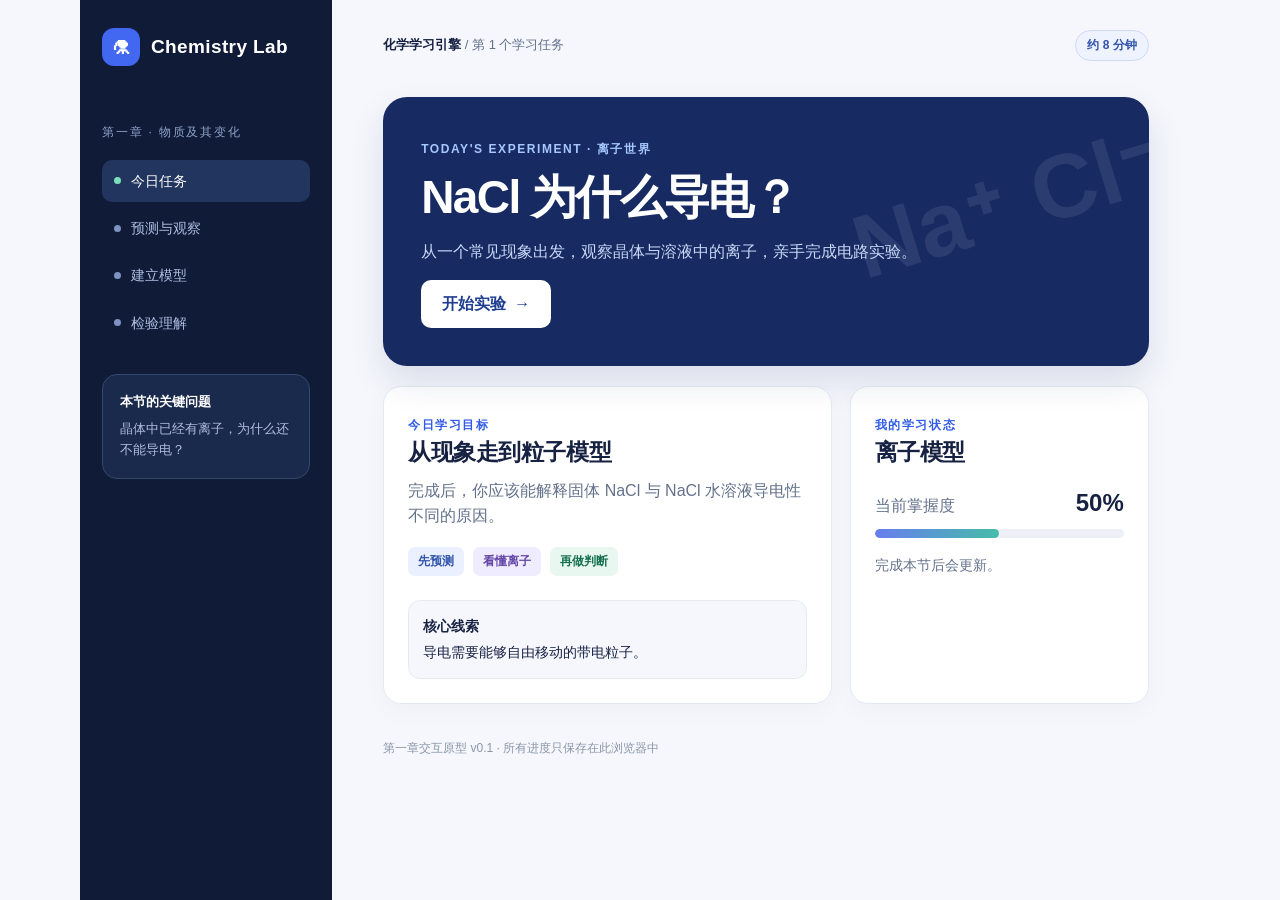
<file: outputs/Chemistry_Learning_Engine_CH1_v0.1.html>
<!doctype html>
<html lang="zh-CN">
<head>
  <meta charset="utf-8">
  <meta name="viewport" content="width=device-width, initial-scale=1">
  <meta name="theme-color" content="#101b38">
  <title>Chemistry Lab · NaCl 为什么导电？</title>
  <style>
    :root { color-scheme: light; --ink:#172243; --muted:#63718b; --blue:#315be8; --violet:#7352ca; --green:#15825c; --red:#c04444; --line:#e5eaf2; --paper:#fff; --bg:#f5f7fc; }
    * { box-sizing:border-box; }
    body { margin:0; background:var(--bg); color:var(--ink); font:16px/1.6 -apple-system,BlinkMacSystemFont,"PingFang SC","Microsoft YaHei",sans-serif; }
    button { font:inherit; cursor:pointer; }
    button:focus-visible { outline:3px solid #ffb547; outline-offset:3px; }
    button:disabled { cursor:not-allowed; opacity:.45; }
    .shell { max-width:1120px; min-height:100vh; margin:auto; display:grid; grid-template-columns:252px minmax(0,1fr); }
    .sidebar { min-height:100vh; padding:28px 22px; background:#101b38; color:#dce6ff; }
    .brand { display:flex; gap:11px; align-items:center; margin-bottom:52px; color:#fff; font-weight:800; letter-spacing:.02em; font-size:19px; }
    .brand-mark { display:grid; place-items:center; width:38px; height:38px; border-radius:12px; background:#4267f0; font-size:21px; }
    .sidebar small { color:#8fa2c8; font-size:12px; text-transform:uppercase; letter-spacing:.15em; }
    .nav-list { list-style:none; padding:0; margin:16px 0 30px; display:grid; gap:5px; }
    .nav-list li { display:flex; align-items:center; gap:10px; padding:10px 12px; border-radius:10px; color:#aebde0; font-size:14px; }
    .nav-list li.active { background:#22355f; color:#fff; }
    .nav-list .dot { width:7px; height:7px; border-radius:50%; background:#7d93c4; }
    .nav-list li.active .dot { background:#7be0ba; }
    .side-note { border:1px solid #34476c; border-radius:15px; padding:17px; background:#1a2a4d; font-size:13px; }
    .side-note strong { display:block; color:#fff; margin-bottom:6px; }
    .side-note p { color:#aebde0; margin:0; }
    main { padding:30px clamp(20px,4vw,54px) 60px; min-width:0; }
    .topline { display:flex; justify-content:space-between; align-items:center; gap:14px; margin-bottom:36px; color:var(--muted); font-size:13px; }
    .topline strong { color:var(--ink); }
    .pill { display:inline-block; padding:5px 11px; border:1px solid #cfdaf9; border-radius:30px; background:#eef3ff; color:#3153aa; font-size:12px; font-weight:700; }
    .eyebrow { color:var(--blue); font-size:12px; font-weight:800; letter-spacing:.13em; text-transform:uppercase; }
    h1,h2,h3,p { margin-top:0; }
    h1 { font-size:clamp(30px,4vw,46px); line-height:1.22; letter-spacing:-.035em; margin:8px 0 14px; }
    h2 { font-size:23px; line-height:1.35; letter-spacing:-.02em; margin-bottom:10px; }
    h3 { font-size:16px; margin-bottom:8px; }
    .lead { color:var(--muted); font-size:17px; max-width:620px; }
    .hero { position:relative; overflow:hidden; border-radius:24px; background:#172a62; color:#fff; padding:38px; min-height:246px; box-shadow:0 16px 34px #172a621f; }
    .hero:after { content:"Na⁺   Cl⁻"; position:absolute; top:34px; right:-20px; color:#ffffff17; font-weight:800; font-size:90px; transform:rotate(-17deg); pointer-events:none; }
    .hero .eyebrow { color:#a6c8ff; }
    .hero h1 { max-width:560px; position:relative; z-index:1; }
    .hero p { color:#c9d8f7; position:relative; z-index:1; max-width:510px; }
    .hero .button { position:relative; z-index:1; }
    .button { display:inline-flex; align-items:center; justify-content:center; gap:8px; min-height:46px; padding:10px 20px; border:1px solid transparent; border-radius:10px; background:var(--blue); color:#fff; font-weight:700; text-decoration:none; }
    .button:hover:not(:disabled) { background:#234bcc; }
    .button.secondary { background:#fff; border-color:#d6dfef; color:var(--ink); }
    .button.secondary:hover:not(:disabled) { background:#f4f7ff; }
    .button.light { background:#fff; color:#203f92; }
    .button.light:hover:not(:disabled) { background:#e8efff; }
    .button.small { min-height:38px; padding:7px 13px; font-size:13px; }
    .grid { display:grid; grid-template-columns:1.5fr 1fr; gap:18px; margin-top:20px; }
    .card { background:var(--paper); border:1px solid var(--line); border-radius:18px; padding:24px; box-shadow:0 7px 24px #14204b08; }
    .meta-row { display:flex; flex-wrap:wrap; gap:9px; margin:18px 0 24px; }
    .tag { display:inline-block; padding:5px 10px; border-radius:7px; background:#f0ecff; color:#6346a6; font-size:12px; font-weight:700; }
    .tag.green { background:#e8f7f0; color:#14704f; }
    .tag.blue { background:#eaf0ff; color:#3153aa; }
    .muted { color:var(--muted); }
    .stat { display:flex; justify-content:space-between; align-items:baseline; gap:15px; margin:16px 0 7px; }
    .stat b { font-size:24px; }
    .bar { height:9px; overflow:hidden; background:#edf1f7; border-radius:99px; }
    .bar > span { display:block; height:100%; width:50%; border-radius:99px; background:linear-gradient(90deg,#677eee,#47bcaa); transition:width .3s; }
    .steps { display:flex; align-items:center; gap:7px; flex-wrap:wrap; margin:3px 0 27px; }
    .step { padding:6px 10px; color:#7a879f; border-radius:8px; font-size:12px; font-weight:700; }
    .step.active { color:#2446bd; background:#e9efff; }
    .step.done { color:#087352; background:#e8f7f0; }
    .lesson-head { margin-bottom:20px; }
    .lesson-head .lead { margin-bottom:0; }
    .question { font-size:21px; font-weight:800; line-height:1.4; margin:16px 0 18px; }
    .options { display:grid; gap:11px; margin:17px 0; }
    .option { width:100%; text-align:left; border:1px solid #dbe3f0; border-radius:12px; padding:15px 16px; background:#fff; color:var(--ink); }
    .option:hover:not(:disabled) { border-color:#90a8f8; background:#f7f9ff; }
    .option.selected { border-color:var(--blue); background:#edf2ff; box-shadow:inset 0 0 0 1px var(--blue); }
    .option.correct { border-color:#45a782; background:#ecf9f3; }
    .option.incorrect { border-color:#d98484; background:#fff0f0; }
    .feedback { margin:16px 0; padding:15px 17px; border-left:4px solid #5c81e8; border-radius:9px; background:#f2f5ff; color:#2b3f70; }
    .feedback.good { border-color:#32a172; background:#edf9f3; color:#176144; }
    .feedback.warn { border-color:#db9867; background:#fff6ee; color:#76431f; }
    .actions { display:flex; flex-wrap:wrap; gap:10px; margin-top:24px; }
    .stage { display:none; }
    .stage.active { display:block; animation:appear .25s ease-out; }
    @keyframes appear { from { opacity:.4; transform:translateY(5px); } to { opacity:1; transform:none; } }
    .lab-grid { display:grid; grid-template-columns:minmax(0,1.45fr) minmax(230px,.7fr); gap:18px; }
    .canvas-wrap { border-radius:16px; overflow:hidden; background:#102144; }
    canvas { display:block; width:100%; height:320px; }
    .canvas-caption { padding:13px 17px; color:#c5d5f5; background:#142750; font-size:13px; }
    .scene-controls { display:flex; flex-wrap:wrap; gap:8px; margin:16px 0; }
    .scene-controls .button { flex:1; white-space:nowrap; }
    .readout { padding:14px; border-radius:12px; background:#f5f7fc; border:1px solid var(--line); font-size:14px; }
    .readout strong { display:block; margin-bottom:4px; }
    .triple { display:grid; gap:12px; margin:18px 0; }
    .triple article { display:grid; grid-template-columns:74px 1fr; align-items:start; gap:12px; border:1px solid var(--line); border-radius:12px; padding:15px 17px; }
    .triple b { color:#5d49b2; }
    .triple p { margin:0; }
    .formula { font-family:ui-monospace,SFMono-Regular,Menlo,monospace; font-size:18px; font-weight:700; }
    .quiz-count { color:var(--muted); font-size:13px; font-weight:700; }
    .result-number { font-size:50px; line-height:1; font-weight:800; color:var(--green); margin:10px 0 5px; }
    .review-box { padding:17px; background:#eef7f3; border-radius:12px; color:#21674d; }
    footer { margin-top:35px; color:#8a96a9; font-size:12px; }
    @media (max-width:800px) { .shell { display:block; } .sidebar { min-height:0; padding:14px 20px; } .brand { margin:0; } .sidebar > small,.nav-list,.side-note { display:none; } main { padding:22px 18px 45px; } .grid,.lab-grid { grid-template-columns:1fr; } .hero { padding:27px; min-height:0; } .topline { margin-bottom:23px; } }
    @media (max-width:520px) { .card { padding:19px; } .hero:after { font-size:55px; top:12px; } .triple article { grid-template-columns:1fr; gap:2px; } canvas { height:260px; } .button { width:100%; } .scene-controls .button { width:auto; } }
    @media (prefers-reduced-motion:reduce) { *,*:before,*:after { animation-duration:.01ms!important; transition-duration:.01ms!important; } }
  </style>
</head>
<body>
  <div class="shell">
    <aside class="sidebar" aria-label="课程导航">
      <div class="brand"><span class="brand-mark" aria-hidden="true">⚗</span><span>Chemistry Lab</span></div>
      <small>第一章 · 物质及其变化</small>
      <ol class="nav-list" id="nav-list">
        <li class="active"><span class="dot"></span>今日任务</li>
        <li><span class="dot"></span>预测与观察</li>
        <li><span class="dot"></span>建立模型</li>
        <li><span class="dot"></span>检验理解</li>
      </ol>
      <div class="side-note"><strong>本节的关键问题</strong><p>晶体中已经有离子，为什么还不能导电？</p></div>
    </aside>
    <main>
      <div class="topline"><span><strong>化学学习引擎</strong> / 第 1 个学习任务</span><span class="pill">约 8 分钟</span></div>

      <section id="dashboard" class="stage active" aria-labelledby="dashboard-title">
        <div class="hero">
          <span class="eyebrow">TODAY'S EXPERIMENT · 离子世界</span>
          <h1 id="dashboard-title">NaCl 为什么导电？</h1>
          <p>从一个常见现象出发，观察晶体与溶液中的离子，亲手完成电路实验。</p>
          <button class="button light" id="start-btn">开始实验 <span aria-hidden="true">→</span></button>
        </div>
        <div class="grid">
          <div class="card">
            <span class="eyebrow">今日学习目标</span><h2>从现象走到粒子模型</h2>
            <p class="muted">完成后，你应该能解释固体 NaCl 与 NaCl 水溶液导电性不同的原因。</p>
            <div class="meta-row"><span class="tag blue">先预测</span><span class="tag">看懂离子</span><span class="tag green">再做判断</span></div>
            <div class="readout"><strong>核心线索</strong>导电需要能够自由移动的带电粒子。</div>
          </div>
          <div class="card">
            <span class="eyebrow">我的学习状态</span><h2>离子模型</h2>
            <div class="stat"><span class="muted">当前掌握度</span><b id="dashboard-mastery">50%</b></div>
            <div class="bar" aria-label="离子模型掌握度"><span id="dashboard-bar"></span></div>
            <p class="muted" id="dashboard-status" style="margin:16px 0 0;font-size:14px">完成本节后会更新。</p>
          </div>
        </div>
      </section>

      <div id="lesson" hidden>
        <div class="lesson-head"><span class="eyebrow">LESSON 01 · CH1_2_002</span><h1>NaCl 为什么导电？</h1><p class="lead">先作判断，再用实验检验自己的想法。</p></div>
        <div class="steps" id="steps" aria-label="学习进度"><span class="step">01 预测</span><span class="step">02 实验</span><span class="step">03 解释</span><span class="step">04 练习</span><span class="step">05 完成</span></div>

        <section id="predict" class="stage card" aria-labelledby="predict-title">
          <span class="eyebrow">01 / 先猜一猜</span><h2 id="predict-title">晶体里已经有 Na⁺ 和 Cl⁻</h2>
          <p class="question">固体 NaCl 能导电吗？</p>
          <div class="options" id="predict-options">
            <button class="option" data-predict="yes">能。只要有离子就能导电。</button>
            <button class="option" data-predict="no">不能。还要看离子能否自由移动。</button>
            <button class="option" data-predict="unsure">我不确定，想先看实验。</button>
          </div>
          <div id="predict-feedback" class="feedback" role="status" hidden></div>
          <div class="actions"><button class="button" id="to-lab" disabled>去实验室 <span aria-hidden="true">→</span></button></div>
        </section>

        <section id="lab" class="stage" aria-labelledby="lab-title">
          <span class="eyebrow">02 / 可操作粒子模型</span><h2 id="lab-title">让离子动起来</h2>
          <p class="muted">依次观察晶体、加入水、接通电路。动画是教学示意，不按真实尺寸和速度绘制。</p>
          <div class="lab-grid">
            <div class="card">
              <div class="canvas-wrap"><canvas id="ion-canvas" role="img" aria-label="NaCl 晶体中离子固定在晶格位置的示意图"></canvas><div class="canvas-caption" id="canvas-caption">晶体：Na⁺、Cl⁻ 有序排列，不能自由移动。</div></div>
              <div class="scene-controls"><button class="button secondary small" id="reset-lab">看晶体</button><button class="button secondary small" id="add-water">加入水</button><button class="button small" id="connect-circuit" disabled>接通电路</button></div>
              <div class="readout" id="lab-readout" role="status"><strong>观察提示</strong>先看离子的位置：它们能在晶体中自由移动吗？</div>
            </div>
            <div class="card"><span class="eyebrow">实验记录</span><h3>两个必要条件</h3><p>① 有带电粒子</p><p>② 带电粒子能自由移动</p><div class="bar"><span id="lab-bar" style="width:0%"></span></div><p class="muted" id="lab-progress" style="font-size:13px;margin:12px 0 0">已观察 0 / 3 个状态</p><div class="actions"><button class="button" id="to-explain" disabled>建立解释 <span aria-hidden="true">→</span></button></div></div>
          </div>
        </section>

        <section id="explain" class="stage card" aria-labelledby="explain-title">
          <span class="eyebrow">03 / 三重表征</span><h2 id="explain-title">把现象、粒子和符号连起来</h2>
          <div class="triple"><article><b>宏观</b><p>固体 NaCl 通常不导电；NaCl 水溶液能导电。</p></article><article><b>微观</b><p>晶体中的 Na⁺、Cl⁻ 被束缚在晶格位置。溶于水后，离子分散并能自由移动；接通电路时，它们发生定向迁移。</p></article><article><b>符号</b><p class="formula">NaCl(s) → Na⁺(aq) + Cl⁻(aq)</p></article></div>
          <div class="feedback good"><strong>一句话解释：</strong>NaCl 水溶液导电，是因为其中有能够自由移动的 Na⁺ 和 Cl⁻。</div>
          <div class="actions"><button class="button secondary" id="back-to-lab">再看实验</button><button class="button" id="to-quiz">检验理解 <span aria-hidden="true">→</span></button></div>
        </section>

        <section id="quiz" class="stage card" aria-labelledby="quiz-title">
          <span class="eyebrow">04 / 错误驱动练习</span><div class="quiz-count" id="quiz-count">第 1 / 3 题</div><h2 id="quiz-title">用新模型做判断</h2>
          <p class="question" id="quiz-question"></p><div class="options" id="quiz-options"></div>
          <div id="quiz-feedback" class="feedback" role="status" hidden></div>
          <div class="actions"><button class="button" id="quiz-next" disabled>下一题 <span aria-hidden="true">→</span></button></div>
        </section>

        <section id="result" class="stage card" aria-labelledby="result-title">
          <span class="eyebrow">05 / 本节完成</span><h2 id="result-title">你已经完成一次化学推理</h2>
          <div class="result-number" id="result-score">—</div><p class="muted">离子模型掌握度 · 本地学习记录</p>
          <div class="bar"><span id="result-bar"></span></div><p id="result-summary" style="margin-top:20px"></p>
          <div class="review-box"><strong>带走这个判断句：</strong><br>导电需要自由移动的带电粒子；有离子，还要看它们能否移动。</div>
          <p class="muted" id="review-date" style="margin-top:16px;font-size:14px"></p>
          <div class="actions"><button class="button secondary" id="restart">重新练习</button><button class="button" id="home">返回首页</button></div>
        </section>
      </div>
      <footer>第一章交互原型 v0.1 · 所有进度只保存在此浏览器中</footer>
    </main>
  </div>
  <script>
    "use strict";
    const KNOWLEDGE = { id:"CH1_2_002", title:"电解质导电原因", core:"存在自由移动的离子" };
    const ANIMATION = { id:"ION_NACL_001", states:["crystal","water","conduct"] };
    const QUESTIONS = [
      { id:"Q_CH1_020", text:"固体 NaCl 不能导电，最关键的原因是什么？", options:["固体中没有 Na⁺ 和 Cl⁻","Na⁺ 和 Cl⁻ 不能自由移动","NaCl 不是电解质"], answer:1, errors:{0:"晶体中有离子，只是它们被束缚在晶格位置。",2:"NaCl 是电解质；要区分物质类别和当前状态能否导电。"} },
      { id:"Q_CH1_021", text:"NaCl 水溶液接通电路后，什么在定向迁移？", options:["Na⁺ 和 Cl⁻","水分子","NaCl 分子"], answer:0, errors:{1:"水是溶剂；这里主要由溶液中的离子承担导电。",2:"NaCl 溶于水后，形成分散的 Na⁺ 和 Cl⁻。"} },
      { id:"Q_CH1_022", text:"把 NaCl 换成 KCl 水溶液，最合理的预测是？", options:["不能导电，因为没有 Na⁺","能导电，因为有自由移动的 K⁺ 和 Cl⁻","只能在固态导电"], answer:1, errors:{0:"关键是自由移动的离子，不要求一定是 Na⁺。",2:"固体离子通常不能自由移动；水溶液中的离子可以。"} }
    ];
    const STORAGE_KEY = "chemistry-lab-ch1-ion-v0.1";
    const $ = id => document.getElementById(id);
    const state = { page:"dashboard", predict:null, scene:"crystal", seen:new Set(), quizIndex:0, answers:[], complete:false, mastery:50 };
    const prefersReducedMotion = matchMedia("(prefers-reduced-motion: reduce)").matches;
    const canvas = $("ion-canvas");
    const ctx = canvas.getContext("2d");
    let particles = [], frame = 0, animationId = null;

    function save() {
      try { localStorage.setItem(STORAGE_KEY, JSON.stringify({ mastery:state.mastery, complete:state.complete, completedAt:state.complete ? new Date().toISOString() : null })); } catch (_) { /* Private browsing may block storage. */ }
    }
    function load() {
      try { const data = JSON.parse(localStorage.getItem(STORAGE_KEY) || "null"); if (data && Number.isFinite(data.mastery)) { state.mastery = Math.max(0,Math.min(100,data.mastery)); state.complete = !!data.complete; } } catch (_) { /* Continue without saved data. */ }
      updateDashboard();
    }
    function updateDashboard() {
      $("dashboard-mastery").textContent = state.mastery + "%";
      $("dashboard-bar").style.width = state.mastery + "%";
      $("dashboard-status").textContent = state.complete ? "已完成本节。你可以再次练习。" : "完成本节后会更新。";
    }
    const PAGE_ORDER = ["predict","lab","explain","quiz","result"];
    function show(page) {
      state.page = page;
      $("dashboard").classList.toggle("active",page === "dashboard");
      $("lesson").hidden = page === "dashboard";
      PAGE_ORDER.forEach(id => $(id).classList.toggle("active",id === page));
      [...$("steps").children].forEach((node,index) => { node.className = "step" + (PAGE_ORDER[index] === page ? " active" : PAGE_ORDER.indexOf(page) > index ? " done" : ""); });
      [...$("nav-list").children].forEach((node,index) => node.classList.toggle("active", index === (page === "dashboard" ? 0 : page === "predict" || page === "lab" ? 1 : page === "explain" ? 2 : 3)));
      if (page === "lab") { resizeCanvas(); startAnimation(); } else stopAnimation();
      window.scrollTo({top:0,behavior:prefersReducedMotion ? "instant" : "smooth"});
    }
    function resetLesson() {
      state.predict = null; state.scene = "crystal"; state.seen = new Set(); state.quizIndex = 0; state.answers = [];
      [...$("predict-options").children].forEach(b => b.classList.remove("selected"));
      $("predict-feedback").hidden = true; $("to-lab").disabled = true;
      $("add-water").disabled = false; $("connect-circuit").disabled = true; $("to-explain").disabled = true;
      setScene("crystal");
      show("predict");
    }
    $("start-btn").addEventListener("click",resetLesson);
    $("restart").addEventListener("click",resetLesson);
    $("home").addEventListener("click",() => { updateDashboard(); show("dashboard"); });
    $("predict-options").addEventListener("click",event => {
      const button = event.target.closest("button[data-predict]"); if (!button) return;
      state.predict = button.dataset.predict;
      [...$("predict-options").children].forEach(b => b.classList.toggle("selected",b === button));
      const note = state.predict === "yes" ? "你的预测抓住了“有离子”，接下来观察这些离子能否移动。" : state.predict === "no" ? "很好。接下来用实验检验“能否移动”是不是关键。" : "不确定很正常。接下来亲手观察三种状态。";
      $("predict-feedback").textContent = note; $("predict-feedback").hidden = false; $("to-lab").disabled = false;
    });
    $("to-lab").addEventListener("click",() => { state.seen.add("crystal"); updateLab(); show("lab"); });
    $("reset-lab").addEventListener("click",() => setScene("crystal"));
    $("add-water").addEventListener("click",() => setScene("water"));
    $("connect-circuit").addEventListener("click",() => setScene("conduct"));
    $("to-explain").addEventListener("click",() => show("explain"));
    $("back-to-lab").addEventListener("click",() => show("lab"));
    $("to-quiz").addEventListener("click",() => { state.quizIndex = 0; state.answers = []; renderQuestion(); show("quiz"); });

    function setScene(scene) {
      state.scene = scene; state.seen.add(scene);
      if (scene === "crystal") { $("connect-circuit").disabled = true; $("add-water").disabled = false; }
      else { $("connect-circuit").disabled = scene === "conduct"; $("add-water").disabled = true; }
      const labels = {
        crystal:["晶体：Na⁺、Cl⁻ 有序排列，不能自由移动。","晶体中有离子，但离子被束缚在晶格位置。灯泡不亮。"],
        water:["溶于水：Na⁺、Cl⁻ 分散并自由移动。","加水后晶格解离，离子在溶液中能够自由移动。现在试着接通电路。"],
        conduct:["接通电路：离子定向迁移，灯泡亮起。","Na⁺ 趋向负极，Cl⁻ 趋向正极；移动的离子传递电荷。"]
      };
      $("canvas-caption").textContent = labels[scene][0];
      $("lab-readout").innerHTML = "<strong>观察结果</strong>" + labels[scene][1];
      canvas.setAttribute("aria-label",labels[scene][0]);
      updateLab(); seedParticles(); draw();
    }
    function updateLab() {
      const n = state.seen.size;
      $("lab-bar").style.width = Math.round(n / 3 * 100) + "%";
      $("lab-progress").textContent = "已观察 " + n + " / 3 个状态";
      $("to-explain").disabled = !["crystal","water","conduct"].every(x => state.seen.has(x));
    }
    function resizeCanvas() {
      const rect = canvas.getBoundingClientRect(); if (!rect.width) return;
      const ratio = Math.min(devicePixelRatio || 1,2);
      canvas.width = Math.round(rect.width * ratio); canvas.height = Math.round(rect.height * ratio);
      ctx.setTransform(ratio,0,0,ratio,0,0); seedParticles(); draw();
    }
    function seedParticles() {
      const w = canvas.clientWidth, h = canvas.clientHeight;
      particles = Array.from({length:16},(_,i) => {
        const row = Math.floor(i / 4), col = i % 4;
        const crystalX = w * (.25 + col * .17), crystalY = h * (.25 + row * .17);
        const x = state.scene === "crystal" ? crystalX : 55 + ((i * 103 + 37) % Math.max(1,w - 110));
        const y = state.scene === "crystal" ? crystalY : 50 + ((i * 71 + 19) % Math.max(1,h - 100));
        return { type:(row+col)%2 ? "Cl⁻" : "Na⁺", x, y, vx:((i*17)%7-3)*.28, vy:((i*11)%5-2)*.25 };
      });
    }
    function roundRect(x,y,w,h,r,fill) { ctx.fillStyle=fill; ctx.beginPath(); ctx.roundRect(x,y,w,h,r); ctx.fill(); }
    function draw() {
      const w = canvas.clientWidth, h = canvas.clientHeight; if (!w || !h) return;
      ctx.clearRect(0,0,w,h); ctx.fillStyle = state.scene === "crystal" ? "#142348" : "#102b53"; ctx.fillRect(0,0,w,h);
      if (state.scene !== "crystal") {
        ctx.fillStyle="#77bdff10";
        for (let i=0;i<18;i++) { const x=(i*83+22)%w, y=(i*57+34)%h; ctx.beginPath(); ctx.arc(x,y,8+(i%3)*3,0,Math.PI*2); ctx.fill(); }
      }
      if (state.scene === "conduct") {
        ctx.strokeStyle="#80afe988"; ctx.lineWidth=2; ctx.beginPath(); ctx.moveTo(30,18); ctx.lineTo(30,h-18); ctx.moveTo(w-30,18); ctx.lineTo(w-30,h-18); ctx.stroke();
        roundRect(w-76,17,48,26,8,"#ffd985"); ctx.fillStyle="#634713"; ctx.font="bold 12px sans-serif"; ctx.textAlign="center"; ctx.fillText("亮",w-52,35);
        ctx.fillStyle="#b3ccf1"; ctx.fillText("−",31,37); ctx.fillText("+",w-30,37);
      }
      for (const p of particles) {
        const isNa=p.type==="Na⁺"; ctx.beginPath(); ctx.arc(p.x,p.y,20,0,Math.PI*2);
        ctx.fillStyle=isNa ? "#6da7ff" : "#a990fa"; ctx.fill();
        ctx.fillStyle="#fff"; ctx.font="bold 13px sans-serif"; ctx.textAlign="center"; ctx.textBaseline="middle"; ctx.fillText(p.type,p.x,p.y+1);
      }
      if (state.scene === "crystal") { ctx.fillStyle="#d9e6ff"; ctx.font="bold 13px sans-serif"; ctx.textAlign="left"; ctx.textBaseline="alphabetic"; ctx.fillText("离子固定在晶格位置",17,h-18); }
      else if (state.scene === "water") { ctx.fillStyle="#d9e6ff"; ctx.font="bold 13px sans-serif"; ctx.textAlign="left"; ctx.textBaseline="alphabetic"; ctx.fillText("离子自由移动",17,h-18); }
      else { ctx.fillStyle="#d9e6ff"; ctx.font="bold 13px sans-serif"; ctx.textAlign="left"; ctx.textBaseline="alphabetic"; ctx.fillText("离子定向迁移",17,h-18); }
    }
    function animate() {
      if (state.page !== "lab") return;
      frame++;
      if (!prefersReducedMotion && state.scene !== "crystal") {
        const w=canvas.clientWidth, h=canvas.clientHeight;
        for (const p of particles) {
          if (state.scene === "conduct") p.x += p.type === "Na⁺" ? -.7 : .7;
          else { p.x += p.vx; p.y += p.vy; }
          if (p.x < 55) p.x=w-55; if (p.x > w-55) p.x=55;
          if (p.y < 48 || p.y > h-48) p.vy *= -1;
        }
        draw();
      }
      animationId=requestAnimationFrame(animate);
    }
    function startAnimation() { stopAnimation(); animationId=requestAnimationFrame(animate); }
    function stopAnimation() { if (animationId !== null) cancelAnimationFrame(animationId); animationId=null; }
    window.addEventListener("resize",() => { if (state.page === "lab") resizeCanvas(); });

    function renderQuestion() {
      const q=QUESTIONS[state.quizIndex];
      $("quiz-count").textContent="第 " + (state.quizIndex+1) + " / " + QUESTIONS.length + " 题";
      $("quiz-question").textContent=q.text;
      $("quiz-options").replaceChildren(...q.options.map((label,index) => {
        const b=document.createElement("button"); b.className="option"; b.textContent=String.fromCharCode(65+index)+". "+label; b.dataset.answer=String(index); return b;
      }));
      $("quiz-feedback").hidden=true; $("quiz-next").disabled=true;
      $("quiz-next").textContent=state.quizIndex === QUESTIONS.length-1 ? "查看结果 →" : "下一题 →";
    }
    $("quiz-options").addEventListener("click",event => {
      const b=event.target.closest("button[data-answer]"); if (!b || state.answers[state.quizIndex] !== undefined) return;
      const q=QUESTIONS[state.quizIndex], chosen=Number(b.dataset.answer), correct=chosen === q.answer;
      state.answers[state.quizIndex]=correct;
      [...$("quiz-options").children].forEach((button,index) => { button.disabled=true; if (index === q.answer) button.classList.add("correct"); else if (index === chosen) button.classList.add("incorrect"); });
      $("quiz-feedback").textContent=correct ? "答对了。你抓住了“自由移动的离子”这个条件。" : "再想一步：" + q.errors[chosen] + " 正确答案是 " + String.fromCharCode(65+q.answer) + "。";
      $("quiz-feedback").className="feedback " + (correct ? "good" : "warn");
      $("quiz-feedback").hidden=false; $("quiz-next").disabled=false;
    });
    $("quiz-next").addEventListener("click",() => {
      if (state.answers[state.quizIndex] === undefined) return;
      if (state.quizIndex < QUESTIONS.length-1) { state.quizIndex++; renderQuestion(); return; }
      const correct=state.answers.filter(Boolean).length;
      state.mastery=Math.min(100,50+correct*15+(state.predict === "no" ? 5 : 0));
      state.complete=true; save(); updateDashboard();
      $("result-score").textContent=state.mastery+"%"; $("result-bar").style.width=state.mastery+"%";
      $("result-summary").textContent="本次练习答对 " + correct + " / " + QUESTIONS.length + " 题。" + (correct === QUESTIONS.length ? "你已能把模型迁移到 KCl。" : "再练一次，重点区分“有离子”与“离子能移动”。");
      const review=new Date(); review.setDate(review.getDate()+1);
      $("review-date").textContent="建议明天（" + new Intl.DateTimeFormat("zh-CN",{month:"numeric",day:"numeric"}).format(review) + "）再回忆一次这个判断句。";
      show("result");
    });
    load();
  </script>
</body>
</html>
</file>
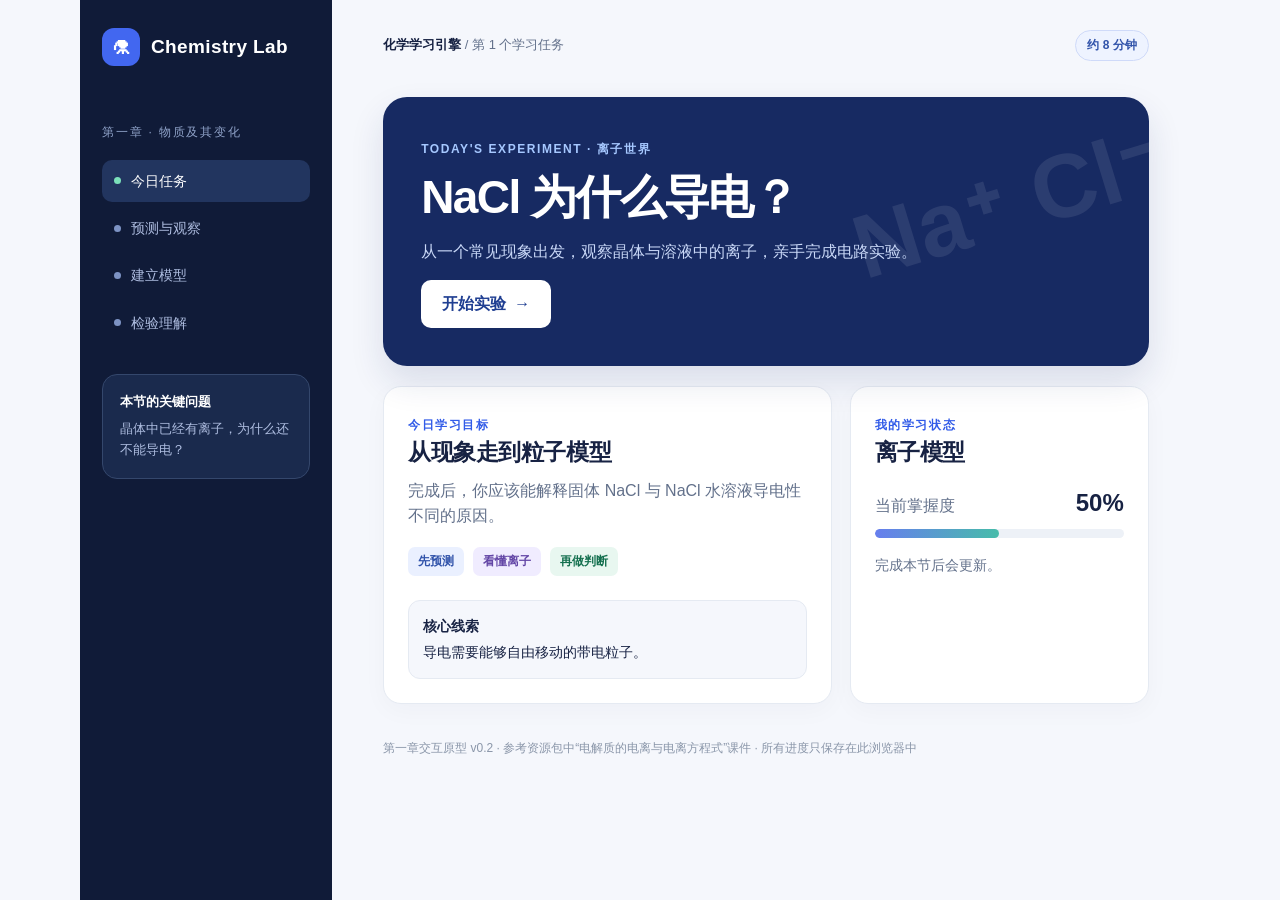
<file: outputs/Chemistry_Learning_Engine_CH1_v0.2.html>
<!doctype html>
<html lang="zh-CN">
<head>
  <meta charset="utf-8">
  <meta name="viewport" content="width=device-width, initial-scale=1">
  <meta name="theme-color" content="#101b38">
  <title>Chemistry Lab · NaCl 为什么导电？ · v0.2</title>
  <style>
    :root { color-scheme: light; --ink:#172243; --muted:#63718b; --blue:#315be8; --violet:#7352ca; --green:#15825c; --red:#c04444; --line:#e5eaf2; --paper:#fff; --bg:#f5f7fc; }
    * { box-sizing:border-box; }
    body { margin:0; background:var(--bg); color:var(--ink); font:16px/1.6 -apple-system,BlinkMacSystemFont,"PingFang SC","Microsoft YaHei",sans-serif; }
    button { font:inherit; cursor:pointer; }
    button:focus-visible { outline:3px solid #ffb547; outline-offset:3px; }
    button:disabled { cursor:not-allowed; opacity:.45; }
    .shell { max-width:1120px; min-height:100vh; margin:auto; display:grid; grid-template-columns:252px minmax(0,1fr); }
    .sidebar { min-height:100vh; padding:28px 22px; background:#101b38; color:#dce6ff; }
    .brand { display:flex; gap:11px; align-items:center; margin-bottom:52px; color:#fff; font-weight:800; letter-spacing:.02em; font-size:19px; }
    .brand-mark { display:grid; place-items:center; width:38px; height:38px; border-radius:12px; background:#4267f0; font-size:21px; }
    .sidebar small { color:#8fa2c8; font-size:12px; text-transform:uppercase; letter-spacing:.15em; }
    .nav-list { list-style:none; padding:0; margin:16px 0 30px; display:grid; gap:5px; }
    .nav-list li { display:flex; align-items:center; gap:10px; padding:10px 12px; border-radius:10px; color:#aebde0; font-size:14px; }
    .nav-list li.active { background:#22355f; color:#fff; }
    .nav-list .dot { width:7px; height:7px; border-radius:50%; background:#7d93c4; }
    .nav-list li.active .dot { background:#7be0ba; }
    .side-note { border:1px solid #34476c; border-radius:15px; padding:17px; background:#1a2a4d; font-size:13px; }
    .side-note strong { display:block; color:#fff; margin-bottom:6px; }
    .side-note p { color:#aebde0; margin:0; }
    main { padding:30px clamp(20px,4vw,54px) 60px; min-width:0; }
    .topline { display:flex; justify-content:space-between; align-items:center; gap:14px; margin-bottom:36px; color:var(--muted); font-size:13px; }
    .topline strong { color:var(--ink); }
    .pill { display:inline-block; padding:5px 11px; border:1px solid #cfdaf9; border-radius:30px; background:#eef3ff; color:#3153aa; font-size:12px; font-weight:700; }
    .eyebrow { color:var(--blue); font-size:12px; font-weight:800; letter-spacing:.13em; text-transform:uppercase; }
    h1,h2,h3,p { margin-top:0; }
    h1 { font-size:clamp(30px,4vw,46px); line-height:1.22; letter-spacing:-.035em; margin:8px 0 14px; }
    h2 { font-size:23px; line-height:1.35; letter-spacing:-.02em; margin-bottom:10px; }
    h3 { font-size:16px; margin-bottom:8px; }
    .lead { color:var(--muted); font-size:17px; max-width:620px; }
    .hero { position:relative; overflow:hidden; border-radius:24px; background:#172a62; color:#fff; padding:38px; min-height:246px; box-shadow:0 16px 34px #172a621f; }
    .hero:after { content:"Na⁺   Cl⁻"; position:absolute; top:34px; right:-20px; color:#ffffff17; font-weight:800; font-size:90px; transform:rotate(-17deg); pointer-events:none; }
    .hero .eyebrow { color:#a6c8ff; }
    .hero h1 { max-width:560px; position:relative; z-index:1; }
    .hero p { color:#c9d8f7; position:relative; z-index:1; max-width:510px; }
    .hero .button { position:relative; z-index:1; }
    .button { display:inline-flex; align-items:center; justify-content:center; gap:8px; min-height:46px; padding:10px 20px; border:1px solid transparent; border-radius:10px; background:var(--blue); color:#fff; font-weight:700; text-decoration:none; }
    .button:hover:not(:disabled) { background:#234bcc; }
    .button.secondary { background:#fff; border-color:#d6dfef; color:var(--ink); }
    .button.secondary:hover:not(:disabled) { background:#f4f7ff; }
    .button.light { background:#fff; color:#203f92; }
    .button.light:hover:not(:disabled) { background:#e8efff; }
    .button.small { min-height:38px; padding:7px 13px; font-size:13px; }
    .grid { display:grid; grid-template-columns:1.5fr 1fr; gap:18px; margin-top:20px; }
    .card { background:var(--paper); border:1px solid var(--line); border-radius:18px; padding:24px; box-shadow:0 7px 24px #14204b08; }
    .meta-row { display:flex; flex-wrap:wrap; gap:9px; margin:18px 0 24px; }
    .tag { display:inline-block; padding:5px 10px; border-radius:7px; background:#f0ecff; color:#6346a6; font-size:12px; font-weight:700; }
    .tag.green { background:#e8f7f0; color:#14704f; }
    .tag.blue { background:#eaf0ff; color:#3153aa; }
    .muted { color:var(--muted); }
    .stat { display:flex; justify-content:space-between; align-items:baseline; gap:15px; margin:16px 0 7px; }
    .stat b { font-size:24px; }
    .bar { height:9px; overflow:hidden; background:#edf1f7; border-radius:99px; }
    .bar > span { display:block; height:100%; width:50%; border-radius:99px; background:linear-gradient(90deg,#677eee,#47bcaa); transition:width .3s; }
    .steps { display:flex; align-items:center; gap:7px; flex-wrap:wrap; margin:3px 0 27px; }
    .step { padding:6px 10px; color:#7a879f; border-radius:8px; font-size:12px; font-weight:700; }
    .step.active { color:#2446bd; background:#e9efff; }
    .step.done { color:#087352; background:#e8f7f0; }
    .lesson-head { margin-bottom:20px; }
    .lesson-head .lead { margin-bottom:0; }
    .question { font-size:21px; font-weight:800; line-height:1.4; margin:16px 0 18px; }
    .options { display:grid; gap:11px; margin:17px 0; }
    .option { width:100%; text-align:left; border:1px solid #dbe3f0; border-radius:12px; padding:15px 16px; background:#fff; color:var(--ink); }
    .option:hover:not(:disabled) { border-color:#90a8f8; background:#f7f9ff; }
    .option.selected { border-color:var(--blue); background:#edf2ff; box-shadow:inset 0 0 0 1px var(--blue); }
    .option.correct { border-color:#45a782; background:#ecf9f3; }
    .option.incorrect { border-color:#d98484; background:#fff0f0; }
    .feedback { margin:16px 0; padding:15px 17px; border-left:4px solid #5c81e8; border-radius:9px; background:#f2f5ff; color:#2b3f70; }
    .feedback.good { border-color:#32a172; background:#edf9f3; color:#176144; }
    .feedback.warn { border-color:#db9867; background:#fff6ee; color:#76431f; }
    .actions { display:flex; flex-wrap:wrap; gap:10px; margin-top:24px; }
    .stage { display:none; }
    .stage.active { display:block; animation:appear .25s ease-out; }
    @keyframes appear { from { opacity:.4; transform:translateY(5px); } to { opacity:1; transform:none; } }
    .lab-grid { display:grid; grid-template-columns:minmax(0,1.45fr) minmax(230px,.7fr); gap:18px; }
    .canvas-wrap { border-radius:16px; overflow:hidden; background:#102144; }
    canvas { display:block; width:100%; height:320px; }
    .canvas-caption { padding:13px 17px; color:#c5d5f5; background:#142750; font-size:13px; }
    .scene-controls { display:flex; flex-wrap:wrap; gap:8px; margin:16px 0; }
    .scene-controls .button { flex:1; white-space:nowrap; }
    .readout { padding:14px; border-radius:12px; background:#f5f7fc; border:1px solid var(--line); font-size:14px; }
    .readout strong { display:block; margin-bottom:4px; }
    .triple { display:grid; gap:12px; margin:18px 0; }
    .triple article { display:grid; grid-template-columns:74px 1fr; align-items:start; gap:12px; border:1px solid var(--line); border-radius:12px; padding:15px 17px; }
    .triple b { color:#5d49b2; }
    .triple p { margin:0; }
    .formula { font-family:ui-monospace,SFMono-Regular,Menlo,monospace; font-size:18px; font-weight:700; }
    .quiz-count { color:var(--muted); font-size:13px; font-weight:700; }
    .result-number { font-size:50px; line-height:1; font-weight:800; color:var(--green); margin:10px 0 5px; }
    .review-box { padding:17px; background:#eef7f3; border-radius:12px; color:#21674d; }
    footer { margin-top:35px; color:#8a96a9; font-size:12px; }
    @media (max-width:800px) { .shell { display:block; } .sidebar { min-height:0; padding:14px 20px; } .brand { margin:0; } .sidebar > small,.nav-list,.side-note { display:none; } main { padding:22px 18px 45px; } .grid,.lab-grid { grid-template-columns:1fr; } .hero { padding:27px; min-height:0; } .topline { margin-bottom:23px; } }
    @media (max-width:520px) { .card { padding:19px; } .hero:after { font-size:55px; top:12px; } .triple article { grid-template-columns:1fr; gap:2px; } canvas { height:260px; } .button { width:100%; } .scene-controls .button { width:auto; } }
    @media (prefers-reduced-motion:reduce) { *,*:before,*:after { animation-duration:.01ms!important; transition-duration:.01ms!important; } }
  </style>
</head>
<body>
  <div class="shell">
    <aside class="sidebar" aria-label="课程导航">
      <div class="brand"><span class="brand-mark" aria-hidden="true">⚗</span><span>Chemistry Lab</span></div>
      <small>第一章 · 物质及其变化</small>
      <ol class="nav-list" id="nav-list">
        <li class="active"><span class="dot"></span>今日任务</li>
        <li><span class="dot"></span>预测与观察</li>
        <li><span class="dot"></span>建立模型</li>
        <li><span class="dot"></span>检验理解</li>
      </ol>
      <div class="side-note"><strong>本节的关键问题</strong><p>晶体中已经有离子，为什么还不能导电？</p></div>
    </aside>
    <main>
      <div class="topline"><span><strong>化学学习引擎</strong> / 第 1 个学习任务</span><span class="pill">约 8 分钟</span></div>

      <section id="dashboard" class="stage active" aria-labelledby="dashboard-title">
        <div class="hero">
          <span class="eyebrow">TODAY'S EXPERIMENT · 离子世界</span>
          <h1 id="dashboard-title">NaCl 为什么导电？</h1>
          <p>从一个常见现象出发，观察晶体与溶液中的离子，亲手完成电路实验。</p>
          <button class="button light" id="start-btn">开始实验 <span aria-hidden="true">→</span></button>
        </div>
        <div class="grid">
          <div class="card">
            <span class="eyebrow">今日学习目标</span><h2>从现象走到粒子模型</h2>
            <p class="muted">完成后，你应该能解释固体 NaCl 与 NaCl 水溶液导电性不同的原因。</p>
            <div class="meta-row"><span class="tag blue">先预测</span><span class="tag">看懂离子</span><span class="tag green">再做判断</span></div>
            <div class="readout"><strong>核心线索</strong>导电需要能够自由移动的带电粒子。</div>
          </div>
          <div class="card">
            <span class="eyebrow">我的学习状态</span><h2>离子模型</h2>
            <div class="stat"><span class="muted">当前掌握度</span><b id="dashboard-mastery">50%</b></div>
            <div class="bar" aria-label="离子模型掌握度"><span id="dashboard-bar"></span></div>
            <p class="muted" id="dashboard-status" style="margin:16px 0 0;font-size:14px">完成本节后会更新。</p>
          </div>
        </div>
      </section>

      <div id="lesson" hidden>
        <div class="lesson-head"><span class="eyebrow">LESSON 01 · CH1_2_002</span><h1>NaCl 为什么导电？</h1><p class="lead">先作判断，再用实验检验自己的想法。</p></div>
        <div class="steps" id="steps" aria-label="学习进度"><span class="step">01 预测</span><span class="step">02 实验</span><span class="step">03 解释</span><span class="step">04 练习</span><span class="step">05 完成</span></div>

        <section id="predict" class="stage card" aria-labelledby="predict-title">
          <span class="eyebrow">01 / 先猜一猜</span><h2 id="predict-title">晶体里已经有 Na⁺ 和 Cl⁻</h2>
          <p class="question">固体 NaCl 能导电吗？</p>
          <div class="options" id="predict-options">
            <button class="option" data-predict="yes">能。只要有离子就能导电。</button>
            <button class="option" data-predict="no">不能。还要看离子能否自由移动。</button>
            <button class="option" data-predict="unsure">我不确定，想先看实验。</button>
          </div>
          <div id="predict-feedback" class="feedback" role="status" hidden></div>
          <div class="actions"><button class="button" id="to-lab" disabled>去实验室 <span aria-hidden="true">→</span></button></div>
        </section>

        <section id="lab" class="stage" aria-labelledby="lab-title">
          <span class="eyebrow">02 / 可操作粒子模型</span><h2 id="lab-title">让离子动起来</h2>
          <p class="muted">依次观察晶体、加入水、接通电路。动画是教学示意，不按真实尺寸和速度绘制。</p>
          <div class="lab-grid">
            <div class="card">
              <div class="canvas-wrap"><canvas id="ion-canvas" role="img" aria-label="NaCl 晶体中离子固定在晶格位置的示意图"></canvas><div class="canvas-caption" id="canvas-caption">晶体：Na⁺、Cl⁻ 有序排列，不能自由移动。</div></div>
              <div class="scene-controls"><button class="button secondary small" id="reset-lab">看晶体</button><button class="button secondary small" id="add-water">加入水</button><button class="button small" id="connect-circuit" disabled>接通电路</button></div>
              <div class="readout" id="lab-readout" role="status"><strong>观察提示</strong>先看离子的位置：它们能在晶体中自由移动吗？</div>
            </div>
            <div class="card"><span class="eyebrow">实验记录</span><h3>两个必要条件</h3><p>① 有带电粒子</p><p>② 带电粒子能自由移动</p><div class="bar"><span id="lab-bar" style="width:0%"></span></div><p class="muted" id="lab-progress" style="font-size:13px;margin:12px 0 0">已观察 0 / 3 个状态</p><div class="actions"><button class="button" id="to-explain" disabled>建立解释 <span aria-hidden="true">→</span></button></div></div>
          </div>
        </section>

        <section id="explain" class="stage card" aria-labelledby="explain-title">
          <span class="eyebrow">03 / 三重表征</span><h2 id="explain-title">把现象、粒子和符号连起来</h2>
          <div class="triple"><article><b>宏观</b><p>固体 NaCl 通常不导电；NaCl 水溶液能导电。</p></article><article><b>微观</b><p>晶体中的 Na⁺、Cl⁻ 被束缚在晶格位置。溶于水后，离子分散并能自由移动；接通电路时，它们发生定向迁移。</p></article><article><b>符号</b><p class="formula">NaCl(s) → Na⁺(aq) + Cl⁻(aq)</p></article></div>
          <div class="feedback good"><strong>一句话解释：</strong>NaCl 水溶液导电，是因为其中有能够自由移动的 Na⁺ 和 Cl⁻。</div>
          <div class="readout"><strong>迁移一步：熔融 NaCl 呢？</strong>熔化后，Na⁺ 和 Cl⁻ 也能自由移动，所以熔融 NaCl 同样能导电。关键条件是离子能移动，不是一定要有水。</div>
          <div class="actions"><button class="button secondary" id="back-to-lab">再看实验</button><button class="button" id="to-quiz">检验理解 <span aria-hidden="true">→</span></button></div>
        </section>

        <section id="quiz" class="stage card" aria-labelledby="quiz-title">
          <span class="eyebrow">04 / 错误驱动练习</span><div class="quiz-count" id="quiz-count">第 1 / 4 题</div><h2 id="quiz-title">用新模型做判断</h2>
          <p class="question" id="quiz-question"></p><div class="options" id="quiz-options"></div>
          <div id="quiz-feedback" class="feedback" role="status" hidden></div>
          <div class="actions"><button class="button" id="quiz-next" disabled>下一题 <span aria-hidden="true">→</span></button></div>
        </section>

        <section id="result" class="stage card" aria-labelledby="result-title">
          <span class="eyebrow">05 / 本节完成</span><h2 id="result-title">你已经完成一次化学推理</h2>
          <div class="result-number" id="result-score">—</div><p class="muted">离子模型掌握度 · 本地学习记录</p>
          <div class="bar"><span id="result-bar"></span></div><p id="result-summary" style="margin-top:20px"></p>
          <div class="review-box"><strong>带走这个判断句：</strong><br>导电需要自由移动的带电粒子；有离子，还要看它们能否移动。</div>
          <p class="muted" id="review-date" style="margin-top:16px;font-size:14px"></p>
          <div class="actions"><button class="button secondary" id="restart">重新练习</button><button class="button" id="home">返回首页</button></div>
        </section>
      </div>
      <footer>第一章交互原型 v0.2 · 参考资源包中“电解质的电离与电离方程式”课件 · 所有进度只保存在此浏览器中</footer>
    </main>
  </div>
  <script>
    "use strict";
    const KNOWLEDGE = { id:"CH1_2_002", title:"电解质导电原因", core:"存在自由移动的离子" };
    const ANIMATION = { id:"ION_NACL_001", states:["crystal","water","conduct"] };
    const QUESTIONS = [
      { id:"Q_CH1_020", text:"固体 NaCl 不能导电，最关键的原因是什么？", options:["固体中没有 Na⁺ 和 Cl⁻","Na⁺ 和 Cl⁻ 不能自由移动","NaCl 不是电解质"], answer:1, errors:{0:"晶体中有离子，只是它们被束缚在晶格位置。",2:"NaCl 是电解质；要区分物质类别和当前状态能否导电。"} },
      { id:"Q_CH1_021", text:"NaCl 水溶液接通电路后，什么在定向迁移？", options:["Na⁺ 和 Cl⁻","水分子","NaCl 分子"], answer:0, errors:{1:"水是溶剂；这里主要由溶液中的离子承担导电。",2:"NaCl 溶于水后，形成分散的 Na⁺ 和 Cl⁻。"} },
      { id:"Q_CH1_022", text:"把 NaCl 换成 KCl 水溶液，最合理的预测是？", options:["不能导电，因为没有 Na⁺","能导电，因为有自由移动的 K⁺ 和 Cl⁻","只能在固态导电"], answer:1, errors:{0:"关键是自由移动的离子，不要求一定是 Na⁺。",2:"固体离子通常不能自由移动；水溶液中的离子可以。"} },
      { id:"Q_CH1_023", text:"把 NaCl 加热至熔融，接通电路后会怎样？", options:["不能导电，因为没有水","能导电，因为离子能够自由移动","不能导电，因为离子消失了"], answer:1, errors:{0:"水可以帮助 NaCl 晶体解离，但熔融也能让离子自由移动。",2:"熔融时 Na⁺ 和 Cl⁻ 仍然存在，并能移动。"} }
    ];
    const STORAGE_KEY = "chemistry-lab-ch1-ion-v0.2";
    const $ = id => document.getElementById(id);
    const state = { page:"dashboard", predict:null, scene:"crystal", seen:new Set(), quizIndex:0, answers:[], complete:false, mastery:50 };
    const prefersReducedMotion = matchMedia("(prefers-reduced-motion: reduce)").matches;
    const canvas = $("ion-canvas");
    const ctx = canvas.getContext("2d");
    let particles = [], frame = 0, animationId = null;

    function save() {
      try { localStorage.setItem(STORAGE_KEY, JSON.stringify({ mastery:state.mastery, complete:state.complete, completedAt:state.complete ? new Date().toISOString() : null })); } catch (_) { /* Private browsing may block storage. */ }
    }
    function load() {
      try { const data = JSON.parse(localStorage.getItem(STORAGE_KEY) || "null"); if (data && Number.isFinite(data.mastery)) { state.mastery = Math.max(0,Math.min(100,data.mastery)); state.complete = !!data.complete; } } catch (_) { /* Continue without saved data. */ }
      updateDashboard();
    }
    function updateDashboard() {
      $("dashboard-mastery").textContent = state.mastery + "%";
      $("dashboard-bar").style.width = state.mastery + "%";
      $("dashboard-status").textContent = state.complete ? "已完成本节。你可以再次练习。" : "完成本节后会更新。";
    }
    const PAGE_ORDER = ["predict","lab","explain","quiz","result"];
    function show(page) {
      state.page = page;
      $("dashboard").classList.toggle("active",page === "dashboard");
      $("lesson").hidden = page === "dashboard";
      PAGE_ORDER.forEach(id => $(id).classList.toggle("active",id === page));
      [...$("steps").children].forEach((node,index) => { node.className = "step" + (PAGE_ORDER[index] === page ? " active" : PAGE_ORDER.indexOf(page) > index ? " done" : ""); });
      [...$("nav-list").children].forEach((node,index) => node.classList.toggle("active", index === (page === "dashboard" ? 0 : page === "predict" || page === "lab" ? 1 : page === "explain" ? 2 : 3)));
      if (page === "lab") { resizeCanvas(); startAnimation(); } else stopAnimation();
      window.scrollTo({top:0,behavior:prefersReducedMotion ? "instant" : "smooth"});
    }
    function resetLesson() {
      state.predict = null; state.scene = "crystal"; state.seen = new Set(); state.quizIndex = 0; state.answers = [];
      [...$("predict-options").children].forEach(b => b.classList.remove("selected"));
      $("predict-feedback").hidden = true; $("to-lab").disabled = true;
      $("add-water").disabled = false; $("connect-circuit").disabled = true; $("to-explain").disabled = true;
      setScene("crystal");
      show("predict");
    }
    $("start-btn").addEventListener("click",resetLesson);
    $("restart").addEventListener("click",resetLesson);
    $("home").addEventListener("click",() => { updateDashboard(); show("dashboard"); });
    $("predict-options").addEventListener("click",event => {
      const button = event.target.closest("button[data-predict]"); if (!button) return;
      state.predict = button.dataset.predict;
      [...$("predict-options").children].forEach(b => b.classList.toggle("selected",b === button));
      const note = state.predict === "yes" ? "你的预测抓住了“有离子”，接下来观察这些离子能否移动。" : state.predict === "no" ? "很好。接下来用实验检验“能否移动”是不是关键。" : "不确定很正常。接下来亲手观察三种状态。";
      $("predict-feedback").textContent = note; $("predict-feedback").hidden = false; $("to-lab").disabled = false;
    });
    $("to-lab").addEventListener("click",() => { state.seen.add("crystal"); updateLab(); show("lab"); });
    $("reset-lab").addEventListener("click",() => setScene("crystal"));
    $("add-water").addEventListener("click",() => setScene("water"));
    $("connect-circuit").addEventListener("click",() => setScene("conduct"));
    $("to-explain").addEventListener("click",() => show("explain"));
    $("back-to-lab").addEventListener("click",() => show("lab"));
    $("to-quiz").addEventListener("click",() => { state.quizIndex = 0; state.answers = []; renderQuestion(); show("quiz"); });

    function setScene(scene) {
      state.scene = scene; state.seen.add(scene);
      if (scene === "crystal") { $("connect-circuit").disabled = true; $("add-water").disabled = false; }
      else { $("connect-circuit").disabled = scene === "conduct"; $("add-water").disabled = true; }
      const labels = {
        crystal:["晶体：Na⁺、Cl⁻ 有序排列，不能自由移动。","晶体中有离子，但离子被束缚在晶格位置。灯泡不亮。"],
        water:["溶于水：Na⁺、Cl⁻ 分散并自由移动。","加水后晶格解离，离子在溶液中能够自由移动。现在试着接通电路。"],
        conduct:["接通电路：离子定向迁移，灯泡亮起。","Na⁺ 趋向负极，Cl⁻ 趋向正极；移动的离子传递电荷。"]
      };
      $("canvas-caption").textContent = labels[scene][0];
      $("lab-readout").innerHTML = "<strong>观察结果</strong>" + labels[scene][1];
      canvas.setAttribute("aria-label",labels[scene][0]);
      updateLab(); seedParticles(); draw();
    }
    function updateLab() {
      const n = state.seen.size;
      $("lab-bar").style.width = Math.round(n / 3 * 100) + "%";
      $("lab-progress").textContent = "已观察 " + n + " / 3 个状态";
      $("to-explain").disabled = !["crystal","water","conduct"].every(x => state.seen.has(x));
    }
    function resizeCanvas() {
      const rect = canvas.getBoundingClientRect(); if (!rect.width) return;
      const ratio = Math.min(devicePixelRatio || 1,2);
      canvas.width = Math.round(rect.width * ratio); canvas.height = Math.round(rect.height * ratio);
      ctx.setTransform(ratio,0,0,ratio,0,0); seedParticles(); draw();
    }
    function seedParticles() {
      const w = canvas.clientWidth, h = canvas.clientHeight;
      particles = Array.from({length:16},(_,i) => {
        const row = Math.floor(i / 4), col = i % 4;
        const crystalX = w * (.25 + col * .17), crystalY = h * (.25 + row * .17);
        const x = state.scene === "crystal" ? crystalX : 55 + ((i * 103 + 37) % Math.max(1,w - 110));
        const y = state.scene === "crystal" ? crystalY : 50 + ((i * 71 + 19) % Math.max(1,h - 100));
        return { type:(row+col)%2 ? "Cl⁻" : "Na⁺", x, y, vx:((i*17)%7-3)*.28, vy:((i*11)%5-2)*.25 };
      });
    }
    function roundRect(x,y,w,h,r,fill) { ctx.fillStyle=fill; ctx.beginPath(); ctx.roundRect(x,y,w,h,r); ctx.fill(); }
    function draw() {
      const w = canvas.clientWidth, h = canvas.clientHeight; if (!w || !h) return;
      ctx.clearRect(0,0,w,h); ctx.fillStyle = state.scene === "crystal" ? "#142348" : "#102b53"; ctx.fillRect(0,0,w,h);
      if (state.scene !== "crystal") {
        ctx.fillStyle="#77bdff10";
        for (let i=0;i<18;i++) { const x=(i*83+22)%w, y=(i*57+34)%h; ctx.beginPath(); ctx.arc(x,y,8+(i%3)*3,0,Math.PI*2); ctx.fill(); }
      }
      if (state.scene === "conduct") {
        ctx.strokeStyle="#80afe988"; ctx.lineWidth=2; ctx.beginPath(); ctx.moveTo(30,18); ctx.lineTo(30,h-18); ctx.moveTo(w-30,18); ctx.lineTo(w-30,h-18); ctx.stroke();
        roundRect(w-76,17,48,26,8,"#ffd985"); ctx.fillStyle="#634713"; ctx.font="bold 12px sans-serif"; ctx.textAlign="center"; ctx.fillText("亮",w-52,35);
        ctx.fillStyle="#b3ccf1"; ctx.fillText("−",31,37); ctx.fillText("+",w-30,37);
      }
      for (const p of particles) {
        const isNa=p.type==="Na⁺"; ctx.beginPath(); ctx.arc(p.x,p.y,20,0,Math.PI*2);
        ctx.fillStyle=isNa ? "#6da7ff" : "#a990fa"; ctx.fill();
        ctx.fillStyle="#fff"; ctx.font="bold 13px sans-serif"; ctx.textAlign="center"; ctx.textBaseline="middle"; ctx.fillText(p.type,p.x,p.y+1);
      }
      if (state.scene === "crystal") { ctx.fillStyle="#d9e6ff"; ctx.font="bold 13px sans-serif"; ctx.textAlign="left"; ctx.textBaseline="alphabetic"; ctx.fillText("离子固定在晶格位置",17,h-18); }
      else if (state.scene === "water") { ctx.fillStyle="#d9e6ff"; ctx.font="bold 13px sans-serif"; ctx.textAlign="left"; ctx.textBaseline="alphabetic"; ctx.fillText("离子自由移动",17,h-18); }
      else { ctx.fillStyle="#d9e6ff"; ctx.font="bold 13px sans-serif"; ctx.textAlign="left"; ctx.textBaseline="alphabetic"; ctx.fillText("离子定向迁移",17,h-18); }
    }
    function animate() {
      if (state.page !== "lab") return;
      frame++;
      if (!prefersReducedMotion && state.scene !== "crystal") {
        const w=canvas.clientWidth, h=canvas.clientHeight;
        for (const p of particles) {
          if (state.scene === "conduct") p.x += p.type === "Na⁺" ? -.7 : .7;
          else { p.x += p.vx; p.y += p.vy; }
          if (p.x < 55) p.x=w-55; if (p.x > w-55) p.x=55;
          if (p.y < 48 || p.y > h-48) p.vy *= -1;
        }
        draw();
      }
      animationId=requestAnimationFrame(animate);
    }
    function startAnimation() { stopAnimation(); animationId=requestAnimationFrame(animate); }
    function stopAnimation() { if (animationId !== null) cancelAnimationFrame(animationId); animationId=null; }
    window.addEventListener("resize",() => { if (state.page === "lab") resizeCanvas(); });

    function renderQuestion() {
      const q=QUESTIONS[state.quizIndex];
      $("quiz-count").textContent="第 " + (state.quizIndex+1) + " / " + QUESTIONS.length + " 题";
      $("quiz-question").textContent=q.text;
      $("quiz-options").replaceChildren(...q.options.map((label,index) => {
        const b=document.createElement("button"); b.className="option"; b.textContent=String.fromCharCode(65+index)+". "+label; b.dataset.answer=String(index); return b;
      }));
      $("quiz-feedback").hidden=true; $("quiz-next").disabled=true;
      $("quiz-next").textContent=state.quizIndex === QUESTIONS.length-1 ? "查看结果 →" : "下一题 →";
    }
    $("quiz-options").addEventListener("click",event => {
      const b=event.target.closest("button[data-answer]"); if (!b || state.answers[state.quizIndex] !== undefined) return;
      const q=QUESTIONS[state.quizIndex], chosen=Number(b.dataset.answer), correct=chosen === q.answer;
      state.answers[state.quizIndex]=correct;
      [...$("quiz-options").children].forEach((button,index) => { button.disabled=true; if (index === q.answer) button.classList.add("correct"); else if (index === chosen) button.classList.add("incorrect"); });
      $("quiz-feedback").textContent=correct ? "答对了。你抓住了“自由移动的离子”这个条件。" : "再想一步：" + q.errors[chosen] + " 正确答案是 " + String.fromCharCode(65+q.answer) + "。";
      $("quiz-feedback").className="feedback " + (correct ? "good" : "warn");
      $("quiz-feedback").hidden=false; $("quiz-next").disabled=false;
    });
    $("quiz-next").addEventListener("click",() => {
      if (state.answers[state.quizIndex] === undefined) return;
      if (state.quizIndex < QUESTIONS.length-1) { state.quizIndex++; renderQuestion(); return; }
      const correct=state.answers.filter(Boolean).length;
      state.mastery=Math.min(100,50+Math.round(correct / QUESTIONS.length * 45)+(state.predict === "no" ? 5 : 0));
      state.complete=true; save(); updateDashboard();
      $("result-score").textContent=state.mastery+"%"; $("result-bar").style.width=state.mastery+"%";
      $("result-summary").textContent="本次练习答对 " + correct + " / " + QUESTIONS.length + " 题。" + (correct === QUESTIONS.length ? "你已能把模型迁移到 KCl。" : "再练一次，重点区分“有离子”与“离子能移动”。");
      const review=new Date(); review.setDate(review.getDate()+1);
      $("review-date").textContent="建议明天（" + new Intl.DateTimeFormat("zh-CN",{month:"numeric",day:"numeric"}).format(review) + "）再回忆一次这个判断句。";
      show("result");
    });
    load();
  </script>
</body>
</html>
</file>
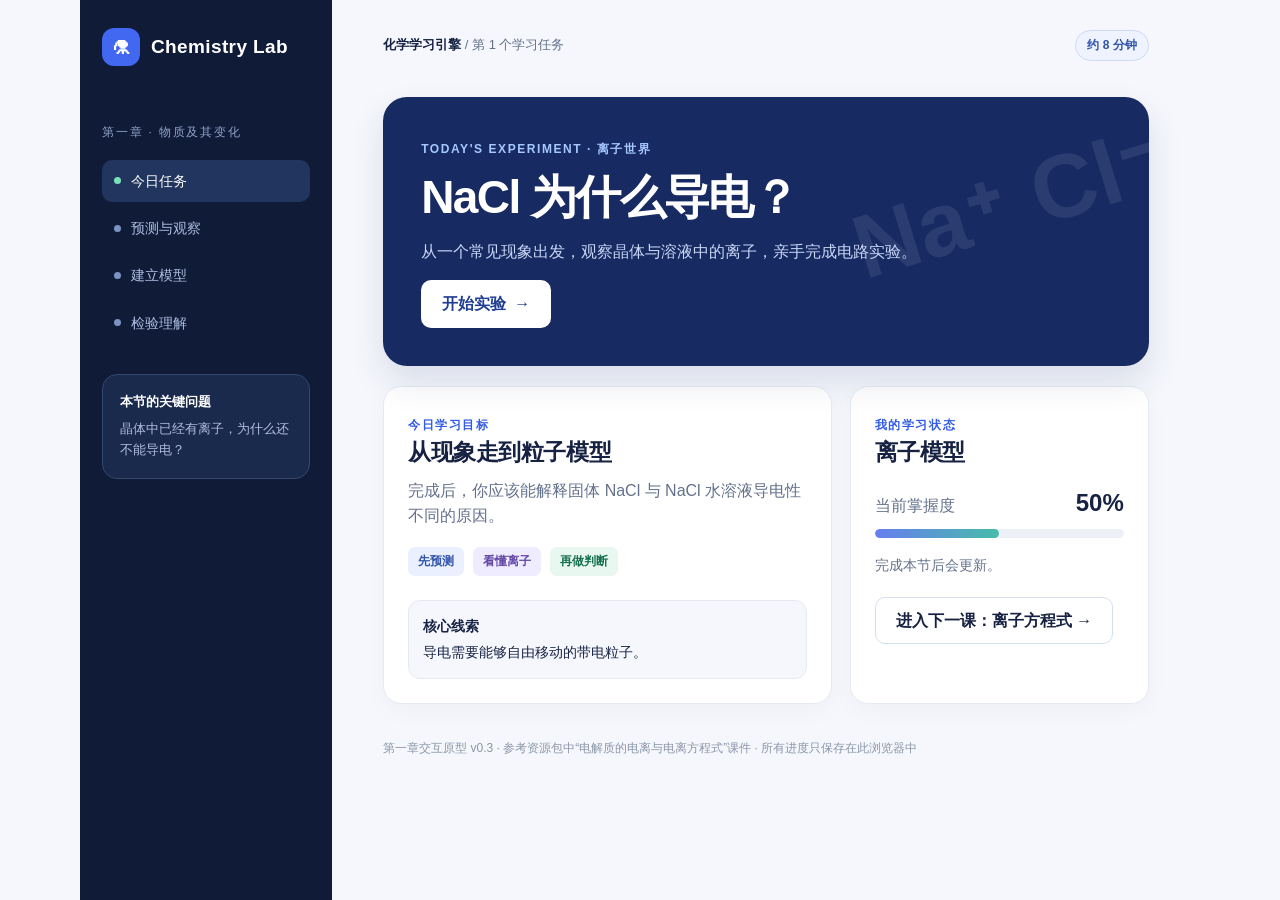
<file: outputs/Chemistry_Learning_Engine_CH1_v0.3.html>
<!doctype html>
<html lang="zh-CN">
<head>
  <meta charset="utf-8">
  <meta name="viewport" content="width=device-width, initial-scale=1">
  <meta name="theme-color" content="#101b38">
  <title>Chemistry Lab · NaCl 为什么导电？ · v0.3</title>
  <style>
    :root { color-scheme: light; --ink:#172243; --muted:#63718b; --blue:#315be8; --violet:#7352ca; --green:#15825c; --red:#c04444; --line:#e5eaf2; --paper:#fff; --bg:#f5f7fc; }
    * { box-sizing:border-box; }
    body { margin:0; background:var(--bg); color:var(--ink); font:16px/1.6 -apple-system,BlinkMacSystemFont,"PingFang SC","Microsoft YaHei",sans-serif; }
    button { font:inherit; cursor:pointer; }
    button:focus-visible { outline:3px solid #ffb547; outline-offset:3px; }
    button:disabled { cursor:not-allowed; opacity:.45; }
    .shell { max-width:1120px; min-height:100vh; margin:auto; display:grid; grid-template-columns:252px minmax(0,1fr); }
    .sidebar { min-height:100vh; padding:28px 22px; background:#101b38; color:#dce6ff; }
    .brand { display:flex; gap:11px; align-items:center; margin-bottom:52px; color:#fff; font-weight:800; letter-spacing:.02em; font-size:19px; }
    .brand-mark { display:grid; place-items:center; width:38px; height:38px; border-radius:12px; background:#4267f0; font-size:21px; }
    .sidebar small { color:#8fa2c8; font-size:12px; text-transform:uppercase; letter-spacing:.15em; }
    .nav-list { list-style:none; padding:0; margin:16px 0 30px; display:grid; gap:5px; }
    .nav-list li { display:flex; align-items:center; gap:10px; padding:10px 12px; border-radius:10px; color:#aebde0; font-size:14px; }
    .nav-list li.active { background:#22355f; color:#fff; }
    .nav-list .dot { width:7px; height:7px; border-radius:50%; background:#7d93c4; }
    .nav-list li.active .dot { background:#7be0ba; }
    .side-note { border:1px solid #34476c; border-radius:15px; padding:17px; background:#1a2a4d; font-size:13px; }
    .side-note strong { display:block; color:#fff; margin-bottom:6px; }
    .side-note p { color:#aebde0; margin:0; }
    main { padding:30px clamp(20px,4vw,54px) 60px; min-width:0; }
    .topline { display:flex; justify-content:space-between; align-items:center; gap:14px; margin-bottom:36px; color:var(--muted); font-size:13px; }
    .topline strong { color:var(--ink); }
    .pill { display:inline-block; padding:5px 11px; border:1px solid #cfdaf9; border-radius:30px; background:#eef3ff; color:#3153aa; font-size:12px; font-weight:700; }
    .eyebrow { color:var(--blue); font-size:12px; font-weight:800; letter-spacing:.13em; text-transform:uppercase; }
    h1,h2,h3,p { margin-top:0; }
    h1 { font-size:clamp(30px,4vw,46px); line-height:1.22; letter-spacing:-.035em; margin:8px 0 14px; }
    h2 { font-size:23px; line-height:1.35; letter-spacing:-.02em; margin-bottom:10px; }
    h3 { font-size:16px; margin-bottom:8px; }
    .lead { color:var(--muted); font-size:17px; max-width:620px; }
    .hero { position:relative; overflow:hidden; border-radius:24px; background:#172a62; color:#fff; padding:38px; min-height:246px; box-shadow:0 16px 34px #172a621f; }
    .hero:after { content:"Na⁺   Cl⁻"; position:absolute; top:34px; right:-20px; color:#ffffff17; font-weight:800; font-size:90px; transform:rotate(-17deg); pointer-events:none; }
    .hero .eyebrow { color:#a6c8ff; }
    .hero h1 { max-width:560px; position:relative; z-index:1; }
    .hero p { color:#c9d8f7; position:relative; z-index:1; max-width:510px; }
    .hero .button { position:relative; z-index:1; }
    .button { display:inline-flex; align-items:center; justify-content:center; gap:8px; min-height:46px; padding:10px 20px; border:1px solid transparent; border-radius:10px; background:var(--blue); color:#fff; font-weight:700; text-decoration:none; }
    .button:hover:not(:disabled) { background:#234bcc; }
    .button.secondary { background:#fff; border-color:#d6dfef; color:var(--ink); }
    .button.secondary:hover:not(:disabled) { background:#f4f7ff; }
    .button.light { background:#fff; color:#203f92; }
    .button.light:hover:not(:disabled) { background:#e8efff; }
    .button.small { min-height:38px; padding:7px 13px; font-size:13px; }
    .grid { display:grid; grid-template-columns:1.5fr 1fr; gap:18px; margin-top:20px; }
    .card { background:var(--paper); border:1px solid var(--line); border-radius:18px; padding:24px; box-shadow:0 7px 24px #14204b08; }
    .meta-row { display:flex; flex-wrap:wrap; gap:9px; margin:18px 0 24px; }
    .tag { display:inline-block; padding:5px 10px; border-radius:7px; background:#f0ecff; color:#6346a6; font-size:12px; font-weight:700; }
    .tag.green { background:#e8f7f0; color:#14704f; }
    .tag.blue { background:#eaf0ff; color:#3153aa; }
    .muted { color:var(--muted); }
    .stat { display:flex; justify-content:space-between; align-items:baseline; gap:15px; margin:16px 0 7px; }
    .stat b { font-size:24px; }
    .bar { height:9px; overflow:hidden; background:#edf1f7; border-radius:99px; }
    .bar > span { display:block; height:100%; width:50%; border-radius:99px; background:linear-gradient(90deg,#677eee,#47bcaa); transition:width .3s; }
    .steps { display:flex; align-items:center; gap:7px; flex-wrap:wrap; margin:3px 0 27px; }
    .step { padding:6px 10px; color:#7a879f; border-radius:8px; font-size:12px; font-weight:700; }
    .step.active { color:#2446bd; background:#e9efff; }
    .step.done { color:#087352; background:#e8f7f0; }
    .lesson-head { margin-bottom:20px; }
    .lesson-head .lead { margin-bottom:0; }
    .question { font-size:21px; font-weight:800; line-height:1.4; margin:16px 0 18px; }
    .options { display:grid; gap:11px; margin:17px 0; }
    .option { width:100%; text-align:left; border:1px solid #dbe3f0; border-radius:12px; padding:15px 16px; background:#fff; color:var(--ink); }
    .option:hover:not(:disabled) { border-color:#90a8f8; background:#f7f9ff; }
    .option.selected { border-color:var(--blue); background:#edf2ff; box-shadow:inset 0 0 0 1px var(--blue); }
    .option.correct { border-color:#45a782; background:#ecf9f3; }
    .option.incorrect { border-color:#d98484; background:#fff0f0; }
    .feedback { margin:16px 0; padding:15px 17px; border-left:4px solid #5c81e8; border-radius:9px; background:#f2f5ff; color:#2b3f70; }
    .feedback.good { border-color:#32a172; background:#edf9f3; color:#176144; }
    .feedback.warn { border-color:#db9867; background:#fff6ee; color:#76431f; }
    .actions { display:flex; flex-wrap:wrap; gap:10px; margin-top:24px; }
    .stage { display:none; }
    .stage.active { display:block; animation:appear .25s ease-out; }
    @keyframes appear { from { opacity:.4; transform:translateY(5px); } to { opacity:1; transform:none; } }
    .lab-grid { display:grid; grid-template-columns:minmax(0,1.45fr) minmax(230px,.7fr); gap:18px; }
    .canvas-wrap { border-radius:16px; overflow:hidden; background:#102144; }
    canvas { display:block; width:100%; height:320px; }
    .canvas-caption { padding:13px 17px; color:#c5d5f5; background:#142750; font-size:13px; }
    .scene-controls { display:flex; flex-wrap:wrap; gap:8px; margin:16px 0; }
    .scene-controls .button { flex:1; white-space:nowrap; }
    .readout { padding:14px; border-radius:12px; background:#f5f7fc; border:1px solid var(--line); font-size:14px; }
    .readout strong { display:block; margin-bottom:4px; }
    .triple { display:grid; gap:12px; margin:18px 0; }
    .triple article { display:grid; grid-template-columns:74px 1fr; align-items:start; gap:12px; border:1px solid var(--line); border-radius:12px; padding:15px 17px; }
    .triple b { color:#5d49b2; }
    .triple p { margin:0; }
    .formula { font-family:ui-monospace,SFMono-Regular,Menlo,monospace; font-size:18px; font-weight:700; }
    .quiz-count { color:var(--muted); font-size:13px; font-weight:700; }
    .result-number { font-size:50px; line-height:1; font-weight:800; color:var(--green); margin:10px 0 5px; }
    .review-box { padding:17px; background:#eef7f3; border-radius:12px; color:#21674d; }
    footer { margin-top:35px; color:#8a96a9; font-size:12px; }
    @media (max-width:800px) { .shell { display:block; } .sidebar { min-height:0; padding:14px 20px; } .brand { margin:0; } .sidebar > small,.nav-list,.side-note { display:none; } main { padding:22px 18px 45px; } .grid,.lab-grid { grid-template-columns:1fr; } .hero { padding:27px; min-height:0; } .topline { margin-bottom:23px; } }
    @media (max-width:520px) { .card { padding:19px; } .hero:after { font-size:55px; top:12px; } .triple article { grid-template-columns:1fr; gap:2px; } canvas { height:260px; } .button { width:100%; } .scene-controls .button { width:auto; } }
    @media (prefers-reduced-motion:reduce) { *,*:before,*:after { animation-duration:.01ms!important; transition-duration:.01ms!important; } }
  </style>
</head>
<body>
  <div class="shell">
    <aside class="sidebar" aria-label="课程导航">
      <div class="brand"><span class="brand-mark" aria-hidden="true">⚗</span><span>Chemistry Lab</span></div>
      <small>第一章 · 物质及其变化</small>
      <ol class="nav-list" id="nav-list">
        <li class="active"><span class="dot"></span>今日任务</li>
        <li><span class="dot"></span>预测与观察</li>
        <li><span class="dot"></span>建立模型</li>
        <li><span class="dot"></span>检验理解</li>
      </ol>
      <div class="side-note"><strong>本节的关键问题</strong><p>晶体中已经有离子，为什么还不能导电？</p></div>
    </aside>
    <main>
      <div class="topline"><span><strong>化学学习引擎</strong> / 第 1 个学习任务</span><span class="pill">约 8 分钟</span></div>

      <section id="dashboard" class="stage active" aria-labelledby="dashboard-title">
        <div class="hero">
          <span class="eyebrow">TODAY'S EXPERIMENT · 离子世界</span>
          <h1 id="dashboard-title">NaCl 为什么导电？</h1>
          <p>从一个常见现象出发，观察晶体与溶液中的离子，亲手完成电路实验。</p>
          <button class="button light" id="start-btn">开始实验 <span aria-hidden="true">→</span></button>
        </div>
        <div class="grid">
          <div class="card">
            <span class="eyebrow">今日学习目标</span><h2>从现象走到粒子模型</h2>
            <p class="muted">完成后，你应该能解释固体 NaCl 与 NaCl 水溶液导电性不同的原因。</p>
            <div class="meta-row"><span class="tag blue">先预测</span><span class="tag">看懂离子</span><span class="tag green">再做判断</span></div>
            <div class="readout"><strong>核心线索</strong>导电需要能够自由移动的带电粒子。</div>
          </div>
          <div class="card">
            <span class="eyebrow">我的学习状态</span><h2>离子模型</h2>
            <div class="stat"><span class="muted">当前掌握度</span><b id="dashboard-mastery">50%</b></div>
            <div class="bar" aria-label="离子模型掌握度"><span id="dashboard-bar"></span></div>
            <p class="muted" id="dashboard-status" style="margin:16px 0 0;font-size:14px">完成本节后会更新。</p>
            <a class="button secondary" href="Chemistry_Learning_Engine_CH1_Lesson02_v0.1.html" style="margin-top:20px">进入下一课：离子方程式 →</a>
          </div>
        </div>
      </section>

      <div id="lesson" hidden>
        <div class="lesson-head"><span class="eyebrow">LESSON 01 · CH1_2_002</span><h1>NaCl 为什么导电？</h1><p class="lead">先作判断，再用实验检验自己的想法。</p></div>
        <div class="steps" id="steps" aria-label="学习进度"><span class="step">01 预测</span><span class="step">02 实验</span><span class="step">03 解释</span><span class="step">04 练习</span><span class="step">05 完成</span></div>

        <section id="predict" class="stage card" aria-labelledby="predict-title">
          <span class="eyebrow">01 / 先猜一猜</span><h2 id="predict-title">晶体里已经有 Na⁺ 和 Cl⁻</h2>
          <p class="question">固体 NaCl 能导电吗？</p>
          <div class="options" id="predict-options">
            <button class="option" data-predict="yes">能。只要有离子就能导电。</button>
            <button class="option" data-predict="no">不能。还要看离子能否自由移动。</button>
            <button class="option" data-predict="unsure">我不确定，想先看实验。</button>
          </div>
          <div id="predict-feedback" class="feedback" role="status" hidden></div>
          <div class="actions"><button class="button" id="to-lab" disabled>去实验室 <span aria-hidden="true">→</span></button></div>
        </section>

        <section id="lab" class="stage" aria-labelledby="lab-title">
          <span class="eyebrow">02 / 可操作粒子模型</span><h2 id="lab-title">让离子动起来</h2>
          <p class="muted">依次观察晶体、加入水、接通电路。动画是教学示意，不按真实尺寸和速度绘制。</p>
          <div class="lab-grid">
            <div class="card">
              <div class="canvas-wrap"><canvas id="ion-canvas" role="img" aria-label="NaCl 晶体中离子固定在晶格位置的示意图"></canvas><div class="canvas-caption" id="canvas-caption">晶体：Na⁺、Cl⁻ 有序排列，不能自由移动。</div></div>
              <div class="scene-controls"><button class="button secondary small" id="reset-lab">看晶体</button><button class="button secondary small" id="add-water">加入水</button><button class="button small" id="connect-circuit" disabled>接通电路</button></div>
              <div class="readout" id="lab-readout" role="status"><strong>观察提示</strong>先看离子的位置：它们能在晶体中自由移动吗？</div>
            </div>
            <div class="card"><span class="eyebrow">实验记录</span><h3>两个必要条件</h3><p>① 有带电粒子</p><p>② 带电粒子能自由移动</p><div class="bar"><span id="lab-bar" style="width:0%"></span></div><p class="muted" id="lab-progress" style="font-size:13px;margin:12px 0 0">已观察 0 / 3 个状态</p><div class="actions"><button class="button" id="to-explain" disabled>建立解释 <span aria-hidden="true">→</span></button></div></div>
          </div>
        </section>

        <section id="explain" class="stage card" aria-labelledby="explain-title">
          <span class="eyebrow">03 / 三重表征</span><h2 id="explain-title">把现象、粒子和符号连起来</h2>
          <div class="triple"><article><b>宏观</b><p>固体 NaCl 通常不导电；NaCl 水溶液能导电。</p></article><article><b>微观</b><p>晶体中的 Na⁺、Cl⁻ 被束缚在晶格位置。溶于水后，离子分散并能自由移动；接通电路时，它们发生定向迁移。</p></article><article><b>符号</b><p class="formula">NaCl(s) → Na⁺(aq) + Cl⁻(aq)</p></article></div>
          <div class="feedback good"><strong>一句话解释：</strong>NaCl 水溶液导电，是因为其中有能够自由移动的 Na⁺ 和 Cl⁻。</div>
          <div class="readout"><strong>迁移一步：熔融 NaCl 呢？</strong>熔化后，Na⁺ 和 Cl⁻ 也能自由移动，所以熔融 NaCl 同样能导电。关键条件是离子能移动，不是一定要有水。</div>
          <div class="actions"><button class="button secondary" id="back-to-lab">再看实验</button><button class="button" id="to-quiz">检验理解 <span aria-hidden="true">→</span></button></div>
        </section>

        <section id="quiz" class="stage card" aria-labelledby="quiz-title">
          <span class="eyebrow">04 / 错误驱动练习</span><div class="quiz-count" id="quiz-count">第 1 / 4 题</div><h2 id="quiz-title">用新模型做判断</h2>
          <p class="question" id="quiz-question"></p><div class="options" id="quiz-options"></div>
          <div id="quiz-feedback" class="feedback" role="status" hidden></div>
          <div class="actions"><button class="button" id="quiz-next" disabled>下一题 <span aria-hidden="true">→</span></button></div>
        </section>

        <section id="result" class="stage card" aria-labelledby="result-title">
          <span class="eyebrow">05 / 本节完成</span><h2 id="result-title">你已经完成一次化学推理</h2>
          <div class="result-number" id="result-score">—</div><p class="muted">离子模型掌握度 · 本地学习记录</p>
          <div class="bar"><span id="result-bar"></span></div><p id="result-summary" style="margin-top:20px"></p>
          <div class="review-box"><strong>带走这个判断句：</strong><br>导电需要自由移动的带电粒子；有离子，还要看它们能否移动。</div>
          <p class="muted" id="review-date" style="margin-top:16px;font-size:14px"></p>
          <div class="actions"><button class="button secondary" id="restart">重新练习</button><button class="button secondary" id="home">返回首页</button><a class="button" href="Chemistry_Learning_Engine_CH1_Lesson02_v0.1.html">开始下一课 →</a></div>
        </section>
      </div>
      <footer>第一章交互原型 v0.3 · 参考资源包中“电解质的电离与电离方程式”课件 · 所有进度只保存在此浏览器中</footer>
    </main>
  </div>
  <script>
    "use strict";
    const KNOWLEDGE = { id:"CH1_2_002", title:"电解质导电原因", core:"存在自由移动的离子" };
    const ANIMATION = { id:"ION_NACL_001", states:["crystal","water","conduct"] };
    const QUESTIONS = [
      { id:"Q_CH1_020", text:"固体 NaCl 不能导电，最关键的原因是什么？", options:["固体中没有 Na⁺ 和 Cl⁻","Na⁺ 和 Cl⁻ 不能自由移动","NaCl 不是电解质"], answer:1, errors:{0:"晶体中有离子，只是它们被束缚在晶格位置。",2:"NaCl 是电解质；要区分物质类别和当前状态能否导电。"} },
      { id:"Q_CH1_021", text:"NaCl 水溶液接通电路后，什么在定向迁移？", options:["Na⁺ 和 Cl⁻","水分子","NaCl 分子"], answer:0, errors:{1:"水是溶剂；这里主要由溶液中的离子承担导电。",2:"NaCl 溶于水后，形成分散的 Na⁺ 和 Cl⁻。"} },
      { id:"Q_CH1_022", text:"把 NaCl 换成 KCl 水溶液，最合理的预测是？", options:["不能导电，因为没有 Na⁺","能导电，因为有自由移动的 K⁺ 和 Cl⁻","只能在固态导电"], answer:1, errors:{0:"关键是自由移动的离子，不要求一定是 Na⁺。",2:"固体离子通常不能自由移动；水溶液中的离子可以。"} },
      { id:"Q_CH1_023", text:"把 NaCl 加热至熔融，接通电路后会怎样？", options:["不能导电，因为没有水","能导电，因为离子能够自由移动","不能导电，因为离子消失了"], answer:1, errors:{0:"水可以帮助 NaCl 晶体解离，但熔融也能让离子自由移动。",2:"熔融时 Na⁺ 和 Cl⁻ 仍然存在，并能移动。"} }
    ];
    const STORAGE_KEY = "chemistry-lab-ch1-ion-v0.2";
    const $ = id => document.getElementById(id);
    const state = { page:"dashboard", predict:null, scene:"crystal", seen:new Set(), quizIndex:0, answers:[], complete:false, mastery:50 };
    const prefersReducedMotion = matchMedia("(prefers-reduced-motion: reduce)").matches;
    const canvas = $("ion-canvas");
    const ctx = canvas.getContext("2d");
    let particles = [], frame = 0, animationId = null;

    function save() {
      try { localStorage.setItem(STORAGE_KEY, JSON.stringify({ mastery:state.mastery, complete:state.complete, completedAt:state.complete ? new Date().toISOString() : null })); } catch (_) { /* Private browsing may block storage. */ }
    }
    function load() {
      try { const data = JSON.parse(localStorage.getItem(STORAGE_KEY) || "null"); if (data && Number.isFinite(data.mastery)) { state.mastery = Math.max(0,Math.min(100,data.mastery)); state.complete = !!data.complete; } } catch (_) { /* Continue without saved data. */ }
      updateDashboard();
    }
    function updateDashboard() {
      $("dashboard-mastery").textContent = state.mastery + "%";
      $("dashboard-bar").style.width = state.mastery + "%";
      $("dashboard-status").textContent = state.complete ? "已完成本节。你可以再次练习。" : "完成本节后会更新。";
    }
    const PAGE_ORDER = ["predict","lab","explain","quiz","result"];
    function show(page) {
      state.page = page;
      $("dashboard").classList.toggle("active",page === "dashboard");
      $("lesson").hidden = page === "dashboard";
      PAGE_ORDER.forEach(id => $(id).classList.toggle("active",id === page));
      [...$("steps").children].forEach((node,index) => { node.className = "step" + (PAGE_ORDER[index] === page ? " active" : PAGE_ORDER.indexOf(page) > index ? " done" : ""); });
      [...$("nav-list").children].forEach((node,index) => node.classList.toggle("active", index === (page === "dashboard" ? 0 : page === "predict" || page === "lab" ? 1 : page === "explain" ? 2 : 3)));
      if (page === "lab") { resizeCanvas(); startAnimation(); } else stopAnimation();
      window.scrollTo({top:0,behavior:prefersReducedMotion ? "instant" : "smooth"});
    }
    function resetLesson() {
      state.predict = null; state.scene = "crystal"; state.seen = new Set(); state.quizIndex = 0; state.answers = [];
      [...$("predict-options").children].forEach(b => b.classList.remove("selected"));
      $("predict-feedback").hidden = true; $("to-lab").disabled = true;
      $("add-water").disabled = false; $("connect-circuit").disabled = true; $("to-explain").disabled = true;
      setScene("crystal");
      show("predict");
    }
    $("start-btn").addEventListener("click",resetLesson);
    $("restart").addEventListener("click",resetLesson);
    $("home").addEventListener("click",() => { updateDashboard(); show("dashboard"); });
    $("predict-options").addEventListener("click",event => {
      const button = event.target.closest("button[data-predict]"); if (!button) return;
      state.predict = button.dataset.predict;
      [...$("predict-options").children].forEach(b => b.classList.toggle("selected",b === button));
      const note = state.predict === "yes" ? "你的预测抓住了“有离子”，接下来观察这些离子能否移动。" : state.predict === "no" ? "很好。接下来用实验检验“能否移动”是不是关键。" : "不确定很正常。接下来亲手观察三种状态。";
      $("predict-feedback").textContent = note; $("predict-feedback").hidden = false; $("to-lab").disabled = false;
    });
    $("to-lab").addEventListener("click",() => { state.seen.add("crystal"); updateLab(); show("lab"); });
    $("reset-lab").addEventListener("click",() => setScene("crystal"));
    $("add-water").addEventListener("click",() => setScene("water"));
    $("connect-circuit").addEventListener("click",() => setScene("conduct"));
    $("to-explain").addEventListener("click",() => show("explain"));
    $("back-to-lab").addEventListener("click",() => show("lab"));
    $("to-quiz").addEventListener("click",() => { state.quizIndex = 0; state.answers = []; renderQuestion(); show("quiz"); });

    function setScene(scene) {
      state.scene = scene; state.seen.add(scene);
      if (scene === "crystal") { $("connect-circuit").disabled = true; $("add-water").disabled = false; }
      else { $("connect-circuit").disabled = scene === "conduct"; $("add-water").disabled = true; }
      const labels = {
        crystal:["晶体：Na⁺、Cl⁻ 有序排列，不能自由移动。","晶体中有离子，但离子被束缚在晶格位置。灯泡不亮。"],
        water:["溶于水：Na⁺、Cl⁻ 分散并自由移动。","加水后晶格解离，离子在溶液中能够自由移动。现在试着接通电路。"],
        conduct:["接通电路：离子定向迁移，灯泡亮起。","Na⁺ 趋向负极，Cl⁻ 趋向正极；移动的离子传递电荷。"]
      };
      $("canvas-caption").textContent = labels[scene][0];
      $("lab-readout").innerHTML = "<strong>观察结果</strong>" + labels[scene][1];
      canvas.setAttribute("aria-label",labels[scene][0]);
      updateLab(); seedParticles(); draw();
    }
    function updateLab() {
      const n = state.seen.size;
      $("lab-bar").style.width = Math.round(n / 3 * 100) + "%";
      $("lab-progress").textContent = "已观察 " + n + " / 3 个状态";
      $("to-explain").disabled = !["crystal","water","conduct"].every(x => state.seen.has(x));
    }
    function resizeCanvas() {
      const rect = canvas.getBoundingClientRect(); if (!rect.width) return;
      const ratio = Math.min(devicePixelRatio || 1,2);
      canvas.width = Math.round(rect.width * ratio); canvas.height = Math.round(rect.height * ratio);
      ctx.setTransform(ratio,0,0,ratio,0,0); seedParticles(); draw();
    }
    function seedParticles() {
      const w = canvas.clientWidth, h = canvas.clientHeight;
      particles = Array.from({length:16},(_,i) => {
        const row = Math.floor(i / 4), col = i % 4;
        const crystalX = w * (.25 + col * .17), crystalY = h * (.25 + row * .17);
        const x = state.scene === "crystal" ? crystalX : 55 + ((i * 103 + 37) % Math.max(1,w - 110));
        const y = state.scene === "crystal" ? crystalY : 50 + ((i * 71 + 19) % Math.max(1,h - 100));
        return { type:(row+col)%2 ? "Cl⁻" : "Na⁺", x, y, vx:((i*17)%7-3)*.28, vy:((i*11)%5-2)*.25 };
      });
    }
    function roundRect(x,y,w,h,r,fill) { ctx.fillStyle=fill; ctx.beginPath(); ctx.roundRect(x,y,w,h,r); ctx.fill(); }
    function draw() {
      const w = canvas.clientWidth, h = canvas.clientHeight; if (!w || !h) return;
      ctx.clearRect(0,0,w,h); ctx.fillStyle = state.scene === "crystal" ? "#142348" : "#102b53"; ctx.fillRect(0,0,w,h);
      if (state.scene !== "crystal") {
        ctx.fillStyle="#77bdff10";
        for (let i=0;i<18;i++) { const x=(i*83+22)%w, y=(i*57+34)%h; ctx.beginPath(); ctx.arc(x,y,8+(i%3)*3,0,Math.PI*2); ctx.fill(); }
      }
      if (state.scene === "conduct") {
        ctx.strokeStyle="#80afe988"; ctx.lineWidth=2; ctx.beginPath(); ctx.moveTo(30,18); ctx.lineTo(30,h-18); ctx.moveTo(w-30,18); ctx.lineTo(w-30,h-18); ctx.stroke();
        roundRect(w-76,17,48,26,8,"#ffd985"); ctx.fillStyle="#634713"; ctx.font="bold 12px sans-serif"; ctx.textAlign="center"; ctx.fillText("亮",w-52,35);
        ctx.fillStyle="#b3ccf1"; ctx.fillText("−",31,37); ctx.fillText("+",w-30,37);
      }
      for (const p of particles) {
        const isNa=p.type==="Na⁺"; ctx.beginPath(); ctx.arc(p.x,p.y,20,0,Math.PI*2);
        ctx.fillStyle=isNa ? "#6da7ff" : "#a990fa"; ctx.fill();
        ctx.fillStyle="#fff"; ctx.font="bold 13px sans-serif"; ctx.textAlign="center"; ctx.textBaseline="middle"; ctx.fillText(p.type,p.x,p.y+1);
      }
      if (state.scene === "crystal") { ctx.fillStyle="#d9e6ff"; ctx.font="bold 13px sans-serif"; ctx.textAlign="left"; ctx.textBaseline="alphabetic"; ctx.fillText("离子固定在晶格位置",17,h-18); }
      else if (state.scene === "water") { ctx.fillStyle="#d9e6ff"; ctx.font="bold 13px sans-serif"; ctx.textAlign="left"; ctx.textBaseline="alphabetic"; ctx.fillText("离子自由移动",17,h-18); }
      else { ctx.fillStyle="#d9e6ff"; ctx.font="bold 13px sans-serif"; ctx.textAlign="left"; ctx.textBaseline="alphabetic"; ctx.fillText("离子定向迁移",17,h-18); }
    }
    function animate() {
      if (state.page !== "lab") return;
      frame++;
      if (!prefersReducedMotion && state.scene !== "crystal") {
        const w=canvas.clientWidth, h=canvas.clientHeight;
        for (const p of particles) {
          if (state.scene === "conduct") p.x += p.type === "Na⁺" ? -.7 : .7;
          else { p.x += p.vx; p.y += p.vy; }
          if (p.x < 55) p.x=w-55; if (p.x > w-55) p.x=55;
          if (p.y < 48 || p.y > h-48) p.vy *= -1;
        }
        draw();
      }
      animationId=requestAnimationFrame(animate);
    }
    function startAnimation() { stopAnimation(); animationId=requestAnimationFrame(animate); }
    function stopAnimation() { if (animationId !== null) cancelAnimationFrame(animationId); animationId=null; }
    window.addEventListener("resize",() => { if (state.page === "lab") resizeCanvas(); });

    function renderQuestion() {
      const q=QUESTIONS[state.quizIndex];
      $("quiz-count").textContent="第 " + (state.quizIndex+1) + " / " + QUESTIONS.length + " 题";
      $("quiz-question").textContent=q.text;
      $("quiz-options").replaceChildren(...q.options.map((label,index) => {
        const b=document.createElement("button"); b.className="option"; b.textContent=String.fromCharCode(65+index)+". "+label; b.dataset.answer=String(index); return b;
      }));
      $("quiz-feedback").hidden=true; $("quiz-next").disabled=true;
      $("quiz-next").textContent=state.quizIndex === QUESTIONS.length-1 ? "查看结果 →" : "下一题 →";
    }
    $("quiz-options").addEventListener("click",event => {
      const b=event.target.closest("button[data-answer]"); if (!b || state.answers[state.quizIndex] !== undefined) return;
      const q=QUESTIONS[state.quizIndex], chosen=Number(b.dataset.answer), correct=chosen === q.answer;
      state.answers[state.quizIndex]=correct;
      [...$("quiz-options").children].forEach((button,index) => { button.disabled=true; if (index === q.answer) button.classList.add("correct"); else if (index === chosen) button.classList.add("incorrect"); });
      $("quiz-feedback").textContent=correct ? "答对了。你抓住了“自由移动的离子”这个条件。" : "再想一步：" + q.errors[chosen] + " 正确答案是 " + String.fromCharCode(65+q.answer) + "。";
      $("quiz-feedback").className="feedback " + (correct ? "good" : "warn");
      $("quiz-feedback").hidden=false; $("quiz-next").disabled=false;
    });
    $("quiz-next").addEventListener("click",() => {
      if (state.answers[state.quizIndex] === undefined) return;
      if (state.quizIndex < QUESTIONS.length-1) { state.quizIndex++; renderQuestion(); return; }
      const correct=state.answers.filter(Boolean).length;
      state.mastery=Math.min(100,50+Math.round(correct / QUESTIONS.length * 45)+(state.predict === "no" ? 5 : 0));
      state.complete=true; save(); updateDashboard();
      $("result-score").textContent=state.mastery+"%"; $("result-bar").style.width=state.mastery+"%";
      $("result-summary").textContent="本次练习答对 " + correct + " / " + QUESTIONS.length + " 题。" + (correct === QUESTIONS.length ? "你已能把模型迁移到 KCl。" : "再练一次，重点区分“有离子”与“离子能移动”。");
      const review=new Date(); review.setDate(review.getDate()+1);
      $("review-date").textContent="建议明天（" + new Intl.DateTimeFormat("zh-CN",{month:"numeric",day:"numeric"}).format(review) + "）再回忆一次这个判断句。";
      show("result");
    });
    load();
  </script>
</body>
</html>
</file>
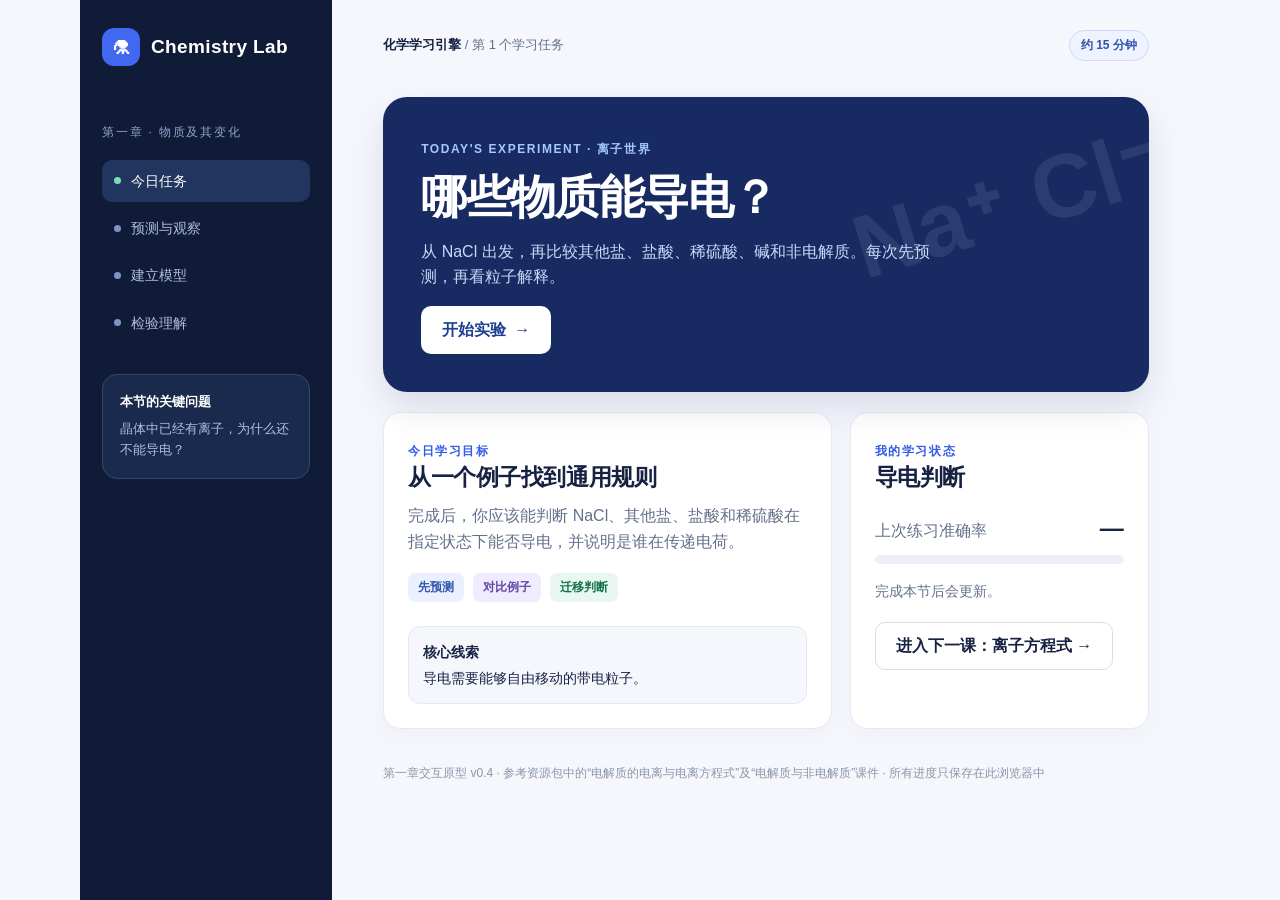
<file: outputs/Chemistry_Learning_Engine_CH1_v0.4.html>
<!doctype html>
<html lang="zh-CN">
<head>
  <meta charset="utf-8">
  <meta name="viewport" content="width=device-width, initial-scale=1">
  <meta name="theme-color" content="#101b38">
  <title>Chemistry Lab · 哪些物质能导电？ · v0.4</title>
  <style>
    :root { color-scheme: light; --ink:#172243; --muted:#63718b; --blue:#315be8; --violet:#7352ca; --green:#15825c; --red:#c04444; --line:#e5eaf2; --paper:#fff; --bg:#f5f7fc; }
    * { box-sizing:border-box; }
    body { margin:0; background:var(--bg); color:var(--ink); font:16px/1.6 -apple-system,BlinkMacSystemFont,"PingFang SC","Microsoft YaHei",sans-serif; }
    button { font:inherit; cursor:pointer; }
    button:focus-visible { outline:3px solid #ffb547; outline-offset:3px; }
    button:disabled { cursor:not-allowed; opacity:.45; }
    .shell { max-width:1120px; min-height:100vh; margin:auto; display:grid; grid-template-columns:252px minmax(0,1fr); }
    .sidebar { min-height:100vh; padding:28px 22px; background:#101b38; color:#dce6ff; }
    .brand { display:flex; gap:11px; align-items:center; margin-bottom:52px; color:#fff; font-weight:800; letter-spacing:.02em; font-size:19px; }
    .brand-mark { display:grid; place-items:center; width:38px; height:38px; border-radius:12px; background:#4267f0; font-size:21px; }
    .sidebar small { color:#8fa2c8; font-size:12px; text-transform:uppercase; letter-spacing:.15em; }
    .nav-list { list-style:none; padding:0; margin:16px 0 30px; display:grid; gap:5px; }
    .nav-list li { display:flex; align-items:center; gap:10px; padding:10px 12px; border-radius:10px; color:#aebde0; font-size:14px; }
    .nav-list li.active { background:#22355f; color:#fff; }
    .nav-list .dot { width:7px; height:7px; border-radius:50%; background:#7d93c4; }
    .nav-list li.active .dot { background:#7be0ba; }
    .side-note { border:1px solid #34476c; border-radius:15px; padding:17px; background:#1a2a4d; font-size:13px; }
    .side-note strong { display:block; color:#fff; margin-bottom:6px; }
    .side-note p { color:#aebde0; margin:0; }
    main { padding:30px clamp(20px,4vw,54px) 60px; min-width:0; }
    .topline { display:flex; justify-content:space-between; align-items:center; gap:14px; margin-bottom:36px; color:var(--muted); font-size:13px; }
    .topline strong { color:var(--ink); }
    .pill { display:inline-block; padding:5px 11px; border:1px solid #cfdaf9; border-radius:30px; background:#eef3ff; color:#3153aa; font-size:12px; font-weight:700; }
    .eyebrow { color:var(--blue); font-size:12px; font-weight:800; letter-spacing:.13em; text-transform:uppercase; }
    h1,h2,h3,p { margin-top:0; }
    h1 { font-size:clamp(30px,4vw,46px); line-height:1.22; letter-spacing:-.035em; margin:8px 0 14px; }
    h2 { font-size:23px; line-height:1.35; letter-spacing:-.02em; margin-bottom:10px; }
    h3 { font-size:16px; margin-bottom:8px; }
    .lead { color:var(--muted); font-size:17px; max-width:620px; }
    .hero { position:relative; overflow:hidden; border-radius:24px; background:#172a62; color:#fff; padding:38px; min-height:246px; box-shadow:0 16px 34px #172a621f; }
    .hero:after { content:"Na⁺   Cl⁻"; position:absolute; top:34px; right:-20px; color:#ffffff17; font-weight:800; font-size:90px; transform:rotate(-17deg); pointer-events:none; }
    .hero .eyebrow { color:#a6c8ff; }
    .hero h1 { max-width:560px; position:relative; z-index:1; }
    .hero p { color:#c9d8f7; position:relative; z-index:1; max-width:510px; }
    .hero .button { position:relative; z-index:1; }
    .button { display:inline-flex; align-items:center; justify-content:center; gap:8px; min-height:46px; padding:10px 20px; border:1px solid transparent; border-radius:10px; background:var(--blue); color:#fff; font-weight:700; text-decoration:none; }
    .button:hover:not(:disabled) { background:#234bcc; }
    .button.secondary { background:#fff; border-color:#d6dfef; color:var(--ink); }
    .button.secondary:hover:not(:disabled) { background:#f4f7ff; }
    .button.light { background:#fff; color:#203f92; }
    .button.light:hover:not(:disabled) { background:#e8efff; }
    .button.small { min-height:38px; padding:7px 13px; font-size:13px; }
    .grid { display:grid; grid-template-columns:1.5fr 1fr; gap:18px; margin-top:20px; }
    .card { background:var(--paper); border:1px solid var(--line); border-radius:18px; padding:24px; box-shadow:0 7px 24px #14204b08; }
    .meta-row { display:flex; flex-wrap:wrap; gap:9px; margin:18px 0 24px; }
    .tag { display:inline-block; padding:5px 10px; border-radius:7px; background:#f0ecff; color:#6346a6; font-size:12px; font-weight:700; }
    .tag.green { background:#e8f7f0; color:#14704f; }
    .tag.blue { background:#eaf0ff; color:#3153aa; }
    .muted { color:var(--muted); }
    .stat { display:flex; justify-content:space-between; align-items:baseline; gap:15px; margin:16px 0 7px; }
    .stat b { font-size:24px; }
    .bar { height:9px; overflow:hidden; background:#edf1f7; border-radius:99px; }
    .bar > span { display:block; height:100%; width:50%; border-radius:99px; background:linear-gradient(90deg,#677eee,#47bcaa); transition:width .3s; }
    .steps { display:flex; align-items:center; gap:7px; flex-wrap:wrap; margin:3px 0 27px; }
    .step { padding:6px 10px; color:#7a879f; border-radius:8px; font-size:12px; font-weight:700; }
    .step.active { color:#2446bd; background:#e9efff; }
    .step.done { color:#087352; background:#e8f7f0; }
    .lesson-head { margin-bottom:20px; }
    .lesson-head .lead { margin-bottom:0; }
    .question { font-size:21px; font-weight:800; line-height:1.4; margin:16px 0 18px; }
    .options { display:grid; gap:11px; margin:17px 0; }
    .option { width:100%; text-align:left; border:1px solid #dbe3f0; border-radius:12px; padding:15px 16px; background:#fff; color:var(--ink); }
    .option:hover:not(:disabled) { border-color:#90a8f8; background:#f7f9ff; }
    .option.selected { border-color:var(--blue); background:#edf2ff; box-shadow:inset 0 0 0 1px var(--blue); }
    .option.correct { border-color:#45a782; background:#ecf9f3; }
    .option.incorrect { border-color:#d98484; background:#fff0f0; }
    .feedback { margin:16px 0; padding:15px 17px; border-left:4px solid #5c81e8; border-radius:9px; background:#f2f5ff; color:#2b3f70; }
    .feedback.good { border-color:#32a172; background:#edf9f3; color:#176144; }
    .feedback.warn { border-color:#db9867; background:#fff6ee; color:#76431f; }
    .actions { display:flex; flex-wrap:wrap; gap:10px; margin-top:24px; }
    .stage { display:none; }
    .stage.active { display:block; animation:appear .25s ease-out; }
    @keyframes appear { from { opacity:.4; transform:translateY(5px); } to { opacity:1; transform:none; } }
    .lab-grid { display:grid; grid-template-columns:minmax(0,1.45fr) minmax(230px,.7fr); gap:18px; }
    .canvas-wrap { border-radius:16px; overflow:hidden; background:#102144; }
    canvas { display:block; width:100%; height:320px; }
    .canvas-caption { padding:13px 17px; color:#c5d5f5; background:#142750; font-size:13px; }
    .scene-controls { display:flex; flex-wrap:wrap; gap:8px; margin:16px 0; }
    .scene-controls .button { flex:1; white-space:nowrap; }
    .readout { padding:14px; border-radius:12px; background:#f5f7fc; border:1px solid var(--line); font-size:14px; }
    .readout strong { display:block; margin-bottom:4px; }
    .triple { display:grid; gap:12px; margin:18px 0; }
    .triple article { display:grid; grid-template-columns:74px 1fr; align-items:start; gap:12px; border:1px solid var(--line); border-radius:12px; padding:15px 17px; }
    .triple b { color:#5d49b2; }
    .triple p { margin:0; }
    .formula { font-family:ui-monospace,SFMono-Regular,Menlo,monospace; font-size:18px; font-weight:700; }
    .quiz-count { color:var(--muted); font-size:13px; font-weight:700; }
    .case-progress { display:flex; justify-content:space-between; align-items:center; gap:12px; color:var(--muted); font-size:13px; font-weight:700; margin:15px 0; }
    .case-card { padding:22px; border-radius:16px; background:linear-gradient(130deg,#1a3269,#244977); color:#fff; margin:18px 0; }
    .case-card small { display:block; color:#b5cdf5; font-weight:700; letter-spacing:.08em; }
    .case-card h3 { font-size:27px; margin:8px 0 4px; }
    .case-card p { color:#d9e7ff; margin:0; }
    .example-table { width:100%; border-collapse:collapse; font-size:14px; }
    .example-table th,.example-table td { padding:10px 8px; border-bottom:1px solid var(--line); text-align:left; vertical-align:top; }
    .example-table th { color:#526482; font-size:12px; }
    .example-table tr:last-child td { border-bottom:0; }
    .rule-box { padding:16px; border-radius:12px; background:#eef4ff; color:#284575; margin-top:15px; }
    .result-number { font-size:50px; line-height:1; font-weight:800; color:var(--green); margin:10px 0 5px; }
    .review-box { padding:17px; background:#eef7f3; border-radius:12px; color:#21674d; }
    footer { margin-top:35px; color:#8a96a9; font-size:12px; }
    @media (max-width:800px) { .shell { display:block; } .sidebar { min-height:0; padding:14px 20px; } .brand { margin:0; } .sidebar > small,.nav-list,.side-note { display:none; } main { padding:22px 18px 45px; } .grid,.lab-grid { grid-template-columns:1fr; } .hero { padding:27px; min-height:0; } .topline { margin-bottom:23px; } }
    @media (max-width:520px) { .card { padding:19px; } .hero:after { font-size:55px; top:12px; } .triple article { grid-template-columns:1fr; gap:2px; } canvas { height:260px; } .button { width:100%; } .scene-controls .button { width:auto; } }
    @media (prefers-reduced-motion:reduce) { *,*:before,*:after { animation-duration:.01ms!important; transition-duration:.01ms!important; } }
  </style>
</head>
<body>
  <div class="shell">
    <aside class="sidebar" aria-label="课程导航">
      <div class="brand"><span class="brand-mark" aria-hidden="true">⚗</span><span>Chemistry Lab</span></div>
      <small>第一章 · 物质及其变化</small>
      <ol class="nav-list" id="nav-list">
        <li class="active"><span class="dot"></span>今日任务</li>
        <li><span class="dot"></span>预测与观察</li>
        <li><span class="dot"></span>建立模型</li>
        <li><span class="dot"></span>检验理解</li>
      </ol>
      <div class="side-note"><strong>本节的关键问题</strong><p>晶体中已经有离子，为什么还不能导电？</p></div>
    </aside>
    <main>
      <div class="topline"><span><strong>化学学习引擎</strong> / 第 1 个学习任务</span><span class="pill">约 15 分钟</span></div>

      <section id="dashboard" class="stage active" aria-labelledby="dashboard-title">
        <div class="hero">
          <span class="eyebrow">TODAY'S EXPERIMENT · 离子世界</span>
          <h1 id="dashboard-title">哪些物质能导电？</h1>
          <p>从 NaCl 出发，再比较其他盐、盐酸、稀硫酸、碱和非电解质。每次先预测，再看粒子解释。</p>
          <button class="button light" id="start-btn">开始实验 <span aria-hidden="true">→</span></button>
        </div>
        <div class="grid">
          <div class="card">
            <span class="eyebrow">今日学习目标</span><h2>从一个例子找到通用规则</h2>
            <p class="muted">完成后，你应该能判断 NaCl、其他盐、盐酸和稀硫酸在指定状态下能否导电，并说明是谁在传递电荷。</p>
            <div class="meta-row"><span class="tag blue">先预测</span><span class="tag">对比例子</span><span class="tag green">迁移判断</span></div>
            <div class="readout"><strong>核心线索</strong>导电需要能够自由移动的带电粒子。</div>
          </div>
          <div class="card">
            <span class="eyebrow">我的学习状态</span><h2>导电判断</h2>
            <div class="stat"><span class="muted">上次练习准确率</span><b id="dashboard-mastery">—</b></div>
            <div class="bar" aria-label="上次练习准确率"><span id="dashboard-bar"></span></div>
            <p class="muted" id="dashboard-status" style="margin:16px 0 0;font-size:14px">完成本节后会更新。</p>
            <a class="button secondary" href="Chemistry_Learning_Engine_CH1_Lesson02_v0.2.html" style="margin-top:20px">进入下一课：离子方程式 →</a>
          </div>
        </div>
      </section>

      <div id="lesson" hidden>
        <div class="lesson-head"><span class="eyebrow">LESSON 01 · CH1_2_002</span><h1>从 NaCl 到酸与碱</h1><p class="lead">先理解一个例子，再通过相似例子和反例，建立能迁移的判断方法。</p></div>
        <div class="steps" id="steps" aria-label="学习进度"><span class="step">01 预测</span><span class="step">02 实验</span><span class="step">03 解释</span><span class="step">04 对比</span><span class="step">05 练习</span><span class="step">06 完成</span></div>

        <section id="predict" class="stage card" aria-labelledby="predict-title">
          <span class="eyebrow">01 / 先猜一猜</span><h2 id="predict-title">晶体里已经有 Na⁺ 和 Cl⁻</h2>
          <p class="question">固体 NaCl 能导电吗？</p>
          <div class="options" id="predict-options">
            <button class="option" data-predict="yes">能。只要有离子就能导电。</button>
            <button class="option" data-predict="no">不能。还要看离子能否自由移动。</button>
            <button class="option" data-predict="unsure">我不确定，想先看实验。</button>
          </div>
          <div id="predict-feedback" class="feedback" role="status" hidden></div>
          <div class="actions"><button class="button" id="to-lab" disabled>去实验室 <span aria-hidden="true">→</span></button></div>
        </section>

        <section id="lab" class="stage" aria-labelledby="lab-title">
          <span class="eyebrow">02 / 可操作粒子模型</span><h2 id="lab-title">让离子动起来</h2>
          <p class="muted">依次观察晶体、加入水、接通电路。动画是教学示意，不按真实尺寸和速度绘制。</p>
          <div class="lab-grid">
            <div class="card">
              <div class="canvas-wrap"><canvas id="ion-canvas" role="img" aria-label="NaCl 晶体中离子固定在晶格位置的示意图"></canvas><div class="canvas-caption" id="canvas-caption">晶体：Na⁺、Cl⁻ 有序排列，不能自由移动。</div></div>
              <div class="scene-controls"><button class="button secondary small" id="reset-lab">看晶体</button><button class="button secondary small" id="add-water">加入水</button><button class="button small" id="connect-circuit" disabled>接通电路</button></div>
              <div class="readout" id="lab-readout" role="status"><strong>观察提示</strong>先看离子的位置：它们能在晶体中自由移动吗？</div>
            </div>
            <div class="card"><span class="eyebrow">实验记录</span><h3>两个必要条件</h3><p>① 有带电粒子</p><p>② 带电粒子能自由移动</p><div class="bar"><span id="lab-bar" style="width:0%"></span></div><p class="muted" id="lab-progress" style="font-size:13px;margin:12px 0 0">已观察 0 / 3 个状态</p><div class="actions"><button class="button" id="to-explain" disabled>建立解释 <span aria-hidden="true">→</span></button></div></div>
          </div>
        </section>

        <section id="explain" class="stage card" aria-labelledby="explain-title">
          <span class="eyebrow">03 / 三重表征</span><h2 id="explain-title">把现象、粒子和符号连起来</h2>
          <div class="triple"><article><b>宏观</b><p>固体 NaCl 通常不导电；NaCl 水溶液能导电。</p></article><article><b>微观</b><p>晶体中的 Na⁺、Cl⁻ 被束缚在晶格位置。溶于水后，离子分散并能自由移动；接通电路时，它们发生定向迁移。</p></article><article><b>符号</b><p class="formula">NaCl(s) → Na⁺(aq) + Cl⁻(aq)</p></article></div>
          <div class="feedback good"><strong>一句话解释：</strong>NaCl 水溶液导电，是因为其中有能够自由移动的 Na⁺ 和 Cl⁻。</div>
          <div class="readout"><strong>迁移一步：熔融 NaCl 呢？</strong>熔化后，Na⁺ 和 Cl⁻ 也能自由移动，所以熔融 NaCl 同样能导电。关键条件是离子能移动，不是一定要有水。</div>
          <div class="actions"><button class="button secondary" id="back-to-lab">再看实验</button><button class="button" id="to-compare">比较更多物质 <span aria-hidden="true">→</span></button></div>
        </section>

        <section id="compare" class="stage card" aria-labelledby="compare-title">
          <span class="eyebrow">04 / 先预测，再对照</span><h2 id="compare-title">盐酸、稀硫酸也能导电吗？</h2>
          <p class="muted">逐个判断指定状态下的物质。留意：物质类别相同，状态不同，答案也可能不同。</p>
          <div class="case-progress"><span id="case-count">例子 1 / 10</span><span id="case-category">盐 · 固态</span></div>
          <div class="case-card"><small>这一种物质</small><h3 id="case-name">NaCl 晶体</h3><p id="case-prompt">干燥的固体状态</p></div>
          <p class="question">它能让简单电路中的灯泡亮起吗？</p>
          <div class="options" id="case-options"><button class="option" data-case="yes">能导电</button><button class="option" data-case="no">通常不能导电</button></div>
          <div class="feedback" id="case-feedback" role="status" hidden></div>
          <div class="actions"><button class="button" id="case-next" disabled>下一个例子 →</button></div>
          <div class="rule-box" id="case-rule" hidden><strong>你发现的规律：</strong>先看有没有能够自由移动的带电粒子，再看是谁在移动。盐、酸、碱的水溶液常由离子导电；金属可由电子导电。盐酸和硫酸属于酸，不属于盐。本课讨论的是稀硫酸水溶液，不据此推断不同浓度硫酸的导电强弱。<div class="actions"><button class="button" id="to-quiz">检验迁移能力 →</button></div></div>
          <details style="margin-top:25px"><summary style="cursor:pointer;font-weight:700">更多盐的例子</summary><table class="example-table"><thead><tr><th>例子</th><th>指定状态下的判断</th></tr></thead><tbody><tr><td>KCl(aq)</td><td>能导电：K⁺、Cl⁻ 可移动</td></tr><tr><td>KNO₃(aq)</td><td>能导电：K⁺、NO₃⁻ 可移动</td></tr><tr><td>CaCl₂(aq)</td><td>能导电：Ca²⁺、Cl⁻ 可移动</td></tr><tr><td>Na₂SO₄(aq)</td><td>能导电：Na⁺、SO₄²⁻ 可移动</td></tr><tr><td>熔融 NaCl</td><td>能导电：离子可移动，无需水</td></tr><tr><td>固体 BaSO₄</td><td>通常不能导电：离子被束缚</td></tr></tbody></table></details>
        </section>

        <section id="quiz" class="stage card" aria-labelledby="quiz-title">
          <span class="eyebrow">05 / 错误驱动练习</span><div class="quiz-count" id="quiz-count">第 1 / 7 题</div><h2 id="quiz-title">换一种物质，你还会判断吗？</h2>
          <p class="question" id="quiz-question"></p><div class="options" id="quiz-options"></div>
          <div id="quiz-feedback" class="feedback" role="status" hidden></div>
          <div class="actions"><button class="button" id="quiz-next" disabled>下一题 <span aria-hidden="true">→</span></button></div>
        </section>

        <section id="result" class="stage card" aria-labelledby="result-title">
          <span class="eyebrow">06 / 本节完成</span><h2 id="result-title">你已经完成跨物质的判断</h2>
          <div class="result-number" id="result-score">—</div><p class="muted">本课首次作答准确率 · 本地学习记录</p>
          <div class="bar"><span id="result-bar"></span></div><p id="result-summary" style="margin-top:20px"></p>
          <div class="review-box"><strong>带走这个判断句：</strong><br>先说明物质的状态，再寻找能够自由移动的带电粒子。盐酸和稀硫酸水溶液能导电；HCl 气体与干燥 NaCl 固体通常不能。铜能导电，但依靠电子，不属于电解质。</div>
          <p class="muted" id="review-date" style="margin-top:16px;font-size:14px"></p>
          <div class="actions"><button class="button secondary" id="restart">重新练习</button><button class="button secondary" id="home">返回首页</button><a class="button" href="Chemistry_Learning_Engine_CH1_Lesson02_v0.2.html">开始下一课 →</a></div>
        </section>
      </div>
      <footer>第一章交互原型 v0.4 · 参考资源包中的“电解质的电离与电离方程式”及“电解质与非电解质”课件 · 所有进度只保存在此浏览器中</footer>
    </main>
  </div>
  <script>
    "use strict";
    const KNOWLEDGE = { id:"CH1_2_002", title:"电解质导电原因", core:"存在自由移动的离子" };
    const ANIMATION = { id:"ION_NACL_001", states:["crystal","water","conduct"] };
    const CASES = [
      { name:"干燥 NaCl 晶体", category:"盐 · 固态", prompt:"Na⁺、Cl⁻ 在晶格中有序排列", conducts:false, why:"固体里有离子，但离子被束缚，不能自由移动。" },
      { name:"KCl 水溶液", category:"盐 · 水溶液", prompt:"把氯化钾溶于水", conducts:true, why:"K⁺ 和 Cl⁻ 在水中能够自由移动。判断方法可以从 NaCl 迁移到 KCl。" },
      { name:"HCl 气体", category:"酸的对照 · 气态", prompt:"尚未溶于水的氯化氢气体", conducts:false, why:"在通常的课堂条件下，HCl 气体主要是中性分子，没有足量自由移动的离子。" },
      { name:"盐酸 HCl(aq)", category:"酸 · 水溶液", prompt:"HCl 溶于水形成盐酸", conducts:true, why:"盐酸中有能够自由移动的水合氢离子和 Cl⁻，所以能导电。严格分类时，HCl 是电解质，盐酸是它的水溶液。" },
      { name:"稀硫酸 H₂SO₄(aq)", category:"酸 · 水溶液", prompt:"硫酸与水配成的稀溶液", conducts:true, why:"稀硫酸中有能够自由移动的离子，如水合氢离子、HSO₄⁻ 和 SO₄²⁻。这里讨论的是稀硫酸水溶液。" },
      { name:"蔗糖水溶液", category:"反例 · 分子溶质", prompt:"蔗糖溶于水，但主要仍是中性分子", conducts:false, why:"蔗糖溶解不等于电离。普通课堂灯泡装置中通常不会因蔗糖而明显导电。" },
      { name:"KNO₃ 水溶液", category:"盐 · 水溶液", prompt:"把硝酸钾溶于水", conducts:true, why:"K⁺ 和 NO₃⁻ 在水中能够自由移动。导电条件不依赖某一种特定离子。" },
      { name:"NaOH 水溶液", category:"碱 · 水溶液", prompt:"氢氧化钠溶于水", conducts:true, why:"Na⁺ 和 OH⁻ 可以自由移动。碱的水溶液也可能导电。" },
      { name:"铜丝", category:"金属 · 固态", prompt:"把一段铜丝接入电路", conducts:true, why:"铜由自由电子导电。能导电并不代表它是电解质；铜是单质。" },
      { name:"熔融 NaCl", category:"盐 · 熔融态", prompt:"氯化钠加热熔化后的状态", conducts:true, why:"熔融后 Na⁺ 和 Cl⁻ 能自由移动，因此不靠水也能导电。" }
    ];
    const QUESTIONS = [
      { id:"Q_CH1_020", text:"固体 NaCl 不能导电，最关键的原因是什么？", options:["固体中没有 Na⁺ 和 Cl⁻","Na⁺ 和 Cl⁻ 不能自由移动","NaCl 不是电解质"], answer:1, errors:{0:"晶体中有离子，只是它们被束缚在晶格位置。",2:"NaCl 是电解质；要区分物质类别和当前状态能否导电。"} },
      { id:"Q_CH1_021", text:"NaCl 水溶液接通电路后，什么在定向迁移？", options:["Na⁺ 和 Cl⁻","水分子","NaCl 分子"], answer:0, errors:{1:"水是溶剂；这里主要由溶液中的离子承担导电。",2:"NaCl 溶于水后，形成分散的 Na⁺ 和 Cl⁻。"} },
      { id:"Q_CH1_022", text:"把 NaCl 换成 KCl 水溶液，最合理的预测是？", options:["不能导电，因为没有 Na⁺","能导电，因为有自由移动的 K⁺ 和 Cl⁻","只能在固态导电"], answer:1, errors:{0:"关键是自由移动的离子，不要求一定是 Na⁺。",2:"固体离子通常不能自由移动；水溶液中的离子可以。"} },
      { id:"Q_CH1_023", text:"把 NaCl 加热至熔融，接通电路后会怎样？", options:["不能导电，因为没有水","能导电，因为离子能够自由移动","不能导电，因为离子消失了"], answer:1, errors:{0:"水可以帮助 NaCl 晶体解离，但熔融也能让离子自由移动。",2:"熔融时 Na⁺ 和 Cl⁻ 仍然存在，并能移动。"} },
      { id:"Q_CH1_024", text:"HCl 气体与盐酸（HCl 水溶液）相比，哪一种说法正确？", options:["两者在通常条件下都靠 HCl 分子导电","盐酸能导电；HCl 气体通常不能，因为状态不同","HCl 气体能导电；盐酸不能"], answer:1, errors:{0:"盐酸中的可移动离子传递电荷，不是中性 HCl 分子。",2:"HCl 溶于水后形成可移动离子；通常条件下气态 HCl 没有足量自由离子。"} },
      { id:"Q_CH1_025", text:"稀硫酸水溶液能导电吗？", options:["能，其中有自由移动的离子","不能，因为它不是盐","只能在无水状态下导电"], answer:0, errors:{1:"酸的水溶液也能通过离子导电，导电不局限于盐。",2:"本题指定的是稀硫酸水溶液，其中存在可移动离子。"} },
      { id:"Q_CH1_026", text:"蔗糖水溶液与铜丝的判断，哪项正确？", options:["都属于电解质","蔗糖水溶液通常不明显导电；铜丝能由电子导电","蔗糖溶于水就一定强烈导电"], answer:1, errors:{0:"蔗糖是非电解质；铜是单质，也不属于电解质。",2:"溶解不等于电离。蔗糖主要以中性分子存在。"} }
    ];
    const STORAGE_KEY = "chemistry-lab-ch1-ion-v0.4";
    const $ = id => document.getElementById(id);
    const state = { page:"dashboard", predict:null, scene:"crystal", seen:new Set(), caseIndex:0, caseAnswered:false, caseCorrect:0, quizIndex:0, answers:[], complete:false, mastery:0 };
    const prefersReducedMotion = matchMedia("(prefers-reduced-motion: reduce)").matches;
    const canvas = $("ion-canvas");
    const ctx = canvas.getContext("2d");
    let particles = [], frame = 0, animationId = null;

    function save() {
      try { localStorage.setItem(STORAGE_KEY, JSON.stringify({ mastery:state.mastery, complete:state.complete, completedAt:state.complete ? new Date().toISOString() : null })); } catch (_) { /* Private browsing may block storage. */ }
    }
    function load() {
      try { const data = JSON.parse(localStorage.getItem(STORAGE_KEY) || "null"); if (data && Number.isFinite(data.mastery)) { state.mastery = Math.max(0,Math.min(100,data.mastery)); state.complete = !!data.complete; } } catch (_) { /* Continue without saved data. */ }
      updateDashboard();
    }
    function updateDashboard() {
      $("dashboard-mastery").textContent = state.complete ? state.mastery + "%" : "—";
      $("dashboard-bar").style.width = state.mastery + "%";
      $("dashboard-status").textContent = state.complete ? "已完成本节。你可以再次练习。" : "完成本节后会更新。";
    }
    const PAGE_ORDER = ["predict","lab","explain","compare","quiz","result"];
    function show(page) {
      state.page = page;
      $("dashboard").classList.toggle("active",page === "dashboard");
      $("lesson").hidden = page === "dashboard";
      PAGE_ORDER.forEach(id => $(id).classList.toggle("active",id === page));
      [...$("steps").children].forEach((node,index) => { node.className = "step" + (PAGE_ORDER[index] === page ? " active" : PAGE_ORDER.indexOf(page) > index ? " done" : ""); });
      [...$("nav-list").children].forEach((node,index) => node.classList.toggle("active", index === (page === "dashboard" ? 0 : page === "predict" || page === "lab" ? 1 : page === "explain" || page === "compare" ? 2 : 3)));
      if (page === "lab") { resizeCanvas(); startAnimation(); } else stopAnimation();
      window.scrollTo({top:0,behavior:prefersReducedMotion ? "instant" : "smooth"});
    }
    function resetLesson() {
      state.predict = null; state.scene = "crystal"; state.seen = new Set(); state.caseIndex = 0; state.caseAnswered = false; state.caseCorrect = 0; state.quizIndex = 0; state.answers = [];
      [...$("predict-options").children].forEach(b => b.classList.remove("selected"));
      $("predict-feedback").hidden = true; $("to-lab").disabled = true;
      $("add-water").disabled = false; $("connect-circuit").disabled = true; $("to-explain").disabled = true;
      setScene("crystal");
      show("predict");
    }
    $("start-btn").addEventListener("click",resetLesson);
    $("restart").addEventListener("click",resetLesson);
    $("home").addEventListener("click",() => { updateDashboard(); show("dashboard"); });
    $("predict-options").addEventListener("click",event => {
      const button = event.target.closest("button[data-predict]"); if (!button) return;
      state.predict = button.dataset.predict;
      [...$("predict-options").children].forEach(b => b.classList.toggle("selected",b === button));
      const note = state.predict === "yes" ? "你的预测抓住了“有离子”，接下来观察这些离子能否移动。" : state.predict === "no" ? "很好。接下来用实验检验“能否移动”是不是关键。" : "不确定很正常。接下来亲手观察三种状态。";
      $("predict-feedback").textContent = note; $("predict-feedback").hidden = false; $("to-lab").disabled = false;
    });
    $("to-lab").addEventListener("click",() => { state.seen.add("crystal"); updateLab(); show("lab"); });
    $("reset-lab").addEventListener("click",() => setScene("crystal"));
    $("add-water").addEventListener("click",() => setScene("water"));
    $("connect-circuit").addEventListener("click",() => setScene("conduct"));
    $("to-explain").addEventListener("click",() => show("explain"));
    $("back-to-lab").addEventListener("click",() => show("lab"));
    $("to-compare").addEventListener("click",() => { state.caseIndex = 0; state.caseAnswered = false; state.caseCorrect = 0; renderCase(); show("compare"); });
    $("to-quiz").addEventListener("click",() => { state.quizIndex = 0; state.answers = []; renderQuestion(); show("quiz"); });

    function setScene(scene) {
      state.scene = scene; state.seen.add(scene);
      if (scene === "crystal") { $("connect-circuit").disabled = true; $("add-water").disabled = false; }
      else { $("connect-circuit").disabled = scene === "conduct"; $("add-water").disabled = true; }
      const labels = {
        crystal:["晶体：Na⁺、Cl⁻ 有序排列，不能自由移动。","晶体中有离子，但离子被束缚在晶格位置。灯泡不亮。"],
        water:["溶于水：Na⁺、Cl⁻ 分散并自由移动。","加水后晶格解离，离子在溶液中能够自由移动。现在试着接通电路。"],
        conduct:["接通电路：离子定向迁移，灯泡亮起。","Na⁺ 趋向负极，Cl⁻ 趋向正极；移动的离子传递电荷。"]
      };
      $("canvas-caption").textContent = labels[scene][0];
      $("lab-readout").innerHTML = "<strong>观察结果</strong>" + labels[scene][1];
      canvas.setAttribute("aria-label",labels[scene][0]);
      updateLab(); seedParticles(); draw();
    }
    function updateLab() {
      const n = state.seen.size;
      $("lab-bar").style.width = Math.round(n / 3 * 100) + "%";
      $("lab-progress").textContent = "已观察 " + n + " / 3 个状态";
      $("to-explain").disabled = !["crystal","water","conduct"].every(x => state.seen.has(x));
    }
    function resizeCanvas() {
      const rect = canvas.getBoundingClientRect(); if (!rect.width) return;
      const ratio = Math.min(devicePixelRatio || 1,2);
      canvas.width = Math.round(rect.width * ratio); canvas.height = Math.round(rect.height * ratio);
      ctx.setTransform(ratio,0,0,ratio,0,0); seedParticles(); draw();
    }
    function seedParticles() {
      const w = canvas.clientWidth, h = canvas.clientHeight;
      particles = Array.from({length:16},(_,i) => {
        const row = Math.floor(i / 4), col = i % 4;
        const crystalX = w * (.25 + col * .17), crystalY = h * (.25 + row * .17);
        const x = state.scene === "crystal" ? crystalX : 55 + ((i * 103 + 37) % Math.max(1,w - 110));
        const y = state.scene === "crystal" ? crystalY : 50 + ((i * 71 + 19) % Math.max(1,h - 100));
        return { type:(row+col)%2 ? "Cl⁻" : "Na⁺", x, y, vx:((i*17)%7-3)*.28, vy:((i*11)%5-2)*.25 };
      });
    }
    function roundRect(x,y,w,h,r,fill) { ctx.fillStyle=fill; ctx.beginPath(); ctx.roundRect(x,y,w,h,r); ctx.fill(); }
    function draw() {
      const w = canvas.clientWidth, h = canvas.clientHeight; if (!w || !h) return;
      ctx.clearRect(0,0,w,h); ctx.fillStyle = state.scene === "crystal" ? "#142348" : "#102b53"; ctx.fillRect(0,0,w,h);
      if (state.scene !== "crystal") {
        ctx.fillStyle="#77bdff10";
        for (let i=0;i<18;i++) { const x=(i*83+22)%w, y=(i*57+34)%h; ctx.beginPath(); ctx.arc(x,y,8+(i%3)*3,0,Math.PI*2); ctx.fill(); }
      }
      if (state.scene === "conduct") {
        ctx.strokeStyle="#80afe988"; ctx.lineWidth=2; ctx.beginPath(); ctx.moveTo(30,18); ctx.lineTo(30,h-18); ctx.moveTo(w-30,18); ctx.lineTo(w-30,h-18); ctx.stroke();
        roundRect(w-76,17,48,26,8,"#ffd985"); ctx.fillStyle="#634713"; ctx.font="bold 12px sans-serif"; ctx.textAlign="center"; ctx.fillText("亮",w-52,35);
        ctx.fillStyle="#b3ccf1"; ctx.fillText("−",31,37); ctx.fillText("+",w-30,37);
      }
      for (const p of particles) {
        const isNa=p.type==="Na⁺"; ctx.beginPath(); ctx.arc(p.x,p.y,20,0,Math.PI*2);
        ctx.fillStyle=isNa ? "#6da7ff" : "#a990fa"; ctx.fill();
        ctx.fillStyle="#fff"; ctx.font="bold 13px sans-serif"; ctx.textAlign="center"; ctx.textBaseline="middle"; ctx.fillText(p.type,p.x,p.y+1);
      }
      if (state.scene === "crystal") { ctx.fillStyle="#d9e6ff"; ctx.font="bold 13px sans-serif"; ctx.textAlign="left"; ctx.textBaseline="alphabetic"; ctx.fillText("离子固定在晶格位置",17,h-18); }
      else if (state.scene === "water") { ctx.fillStyle="#d9e6ff"; ctx.font="bold 13px sans-serif"; ctx.textAlign="left"; ctx.textBaseline="alphabetic"; ctx.fillText("离子自由移动",17,h-18); }
      else { ctx.fillStyle="#d9e6ff"; ctx.font="bold 13px sans-serif"; ctx.textAlign="left"; ctx.textBaseline="alphabetic"; ctx.fillText("离子定向迁移",17,h-18); }
    }
    function animate() {
      if (state.page !== "lab") return;
      frame++;
      if (!prefersReducedMotion && state.scene !== "crystal") {
        const w=canvas.clientWidth, h=canvas.clientHeight;
        for (const p of particles) {
          if (state.scene === "conduct") p.x += p.type === "Na⁺" ? -.7 : .7;
          else { p.x += p.vx; p.y += p.vy; }
          if (p.x < 55) p.x=w-55; if (p.x > w-55) p.x=55;
          if (p.y < 48 || p.y > h-48) p.vy *= -1;
        }
        draw();
      }
      animationId=requestAnimationFrame(animate);
    }
    function startAnimation() { stopAnimation(); animationId=requestAnimationFrame(animate); }
    function stopAnimation() { if (animationId !== null) cancelAnimationFrame(animationId); animationId=null; }
    window.addEventListener("resize",() => { if (state.page === "lab") resizeCanvas(); });

    function renderCase() {
      const example = CASES[state.caseIndex];
      state.caseAnswered = false;
      $("case-count").textContent = "例子 " + (state.caseIndex + 1) + " / " + CASES.length;
      $("case-category").textContent = example.category;
      $("case-name").textContent = example.name;
      $("case-prompt").textContent = example.prompt;
      [...$("case-options").children].forEach(button => { button.disabled = false; button.className = "option"; });
      $("case-feedback").hidden = true;
      $("case-next").disabled = true;
      $("case-next").hidden = false;
      $("case-rule").hidden = true;
    }
    $("case-options").addEventListener("click",event => {
      const button = event.target.closest("button[data-case]");
      if (!button || state.caseAnswered) return;
      const example = CASES[state.caseIndex];
      const correct = (button.dataset.case === "yes") === example.conducts;
      state.caseAnswered = true;
      if (correct) state.caseCorrect++;
      [...$("case-options").children].forEach(b => { b.disabled = true; b.classList.toggle("selected",b === button); });
      $("case-feedback").textContent = (correct ? "判断正确。" : "这次预测需要修正。") + example.why;
      $("case-feedback").className = "feedback " + (correct ? "good" : "warn");
      $("case-feedback").hidden = false;
      if (state.caseIndex === CASES.length - 1) {
        $("case-next").hidden = true;
        $("case-rule").hidden = false;
      } else $("case-next").disabled = false;
    });
    $("case-next").addEventListener("click",() => {
      if (!state.caseAnswered || state.caseIndex >= CASES.length - 1) return;
      state.caseIndex++;
      renderCase();
    });

    function renderQuestion() {
      const q=QUESTIONS[state.quizIndex];
      $("quiz-count").textContent="第 " + (state.quizIndex+1) + " / " + QUESTIONS.length + " 题";
      $("quiz-question").textContent=q.text;
      $("quiz-options").replaceChildren(...q.options.map((label,index) => {
        const b=document.createElement("button"); b.className="option"; b.textContent=String.fromCharCode(65+index)+". "+label; b.dataset.answer=String(index); return b;
      }));
      $("quiz-feedback").hidden=true; $("quiz-next").disabled=true;
      $("quiz-next").textContent=state.quizIndex === QUESTIONS.length-1 ? "查看结果 →" : "下一题 →";
    }
    $("quiz-options").addEventListener("click",event => {
      const b=event.target.closest("button[data-answer]"); if (!b || state.answers[state.quizIndex] !== undefined) return;
      const q=QUESTIONS[state.quizIndex], chosen=Number(b.dataset.answer), correct=chosen === q.answer;
      state.answers[state.quizIndex]=correct;
      [...$("quiz-options").children].forEach((button,index) => { button.disabled=true; if (index === q.answer) button.classList.add("correct"); else if (index === chosen) button.classList.add("incorrect"); });
      $("quiz-feedback").textContent=correct ? "答对了。你依据物质状态和载流粒子作出了判断。" : "再想一步：" + q.errors[chosen] + " 正确答案是 " + String.fromCharCode(65+q.answer) + "。";
      $("quiz-feedback").className="feedback " + (correct ? "good" : "warn");
      $("quiz-feedback").hidden=false; $("quiz-next").disabled=false;
    });
    $("quiz-next").addEventListener("click",() => {
      if (state.answers[state.quizIndex] === undefined) return;
      if (state.quizIndex < QUESTIONS.length-1) { state.quizIndex++; renderQuestion(); return; }
      const correct=state.answers.filter(Boolean).length;
      state.mastery=Math.round(correct / QUESTIONS.length * 100);
      state.complete=true; save(); updateDashboard();
      $("result-score").textContent=state.mastery+"%"; $("result-bar").style.width=state.mastery+"%";
      const acidNeedsReview = [4,5].some(index => state.answers[index] === false);
      const boundaryNeedsReview = state.answers[6] === false;
      const advice = correct === QUESTIONS.length ? "你能把导电条件迁移到盐、酸和对照物质。" : acidNeedsReview ? "建议回看 HCl 气体、盐酸和稀硫酸的对比，先明确状态再判断。" : boundaryNeedsReview ? "建议再比较蔗糖水溶液与铜丝：溶解不等于电离，金属依靠电子导电。" : "建议回看晶体、水溶液和熔融态之间的离子运动差别。";
      $("result-summary").textContent="对比例子首次预测 " + state.caseCorrect + " / " + CASES.length + " 个正确；迁移练习答对 " + correct + " / " + QUESTIONS.length + " 题。" + advice;
      const review=new Date(); review.setDate(review.getDate()+1);
      $("review-date").textContent="建议明天（" + new Intl.DateTimeFormat("zh-CN",{month:"numeric",day:"numeric"}).format(review) + "）不看答案，解释 KNO₃ 水溶液、盐酸和铜丝各由谁导电。";
      show("result");
    });
    load();
  </script>
</body>
</html>
</file>
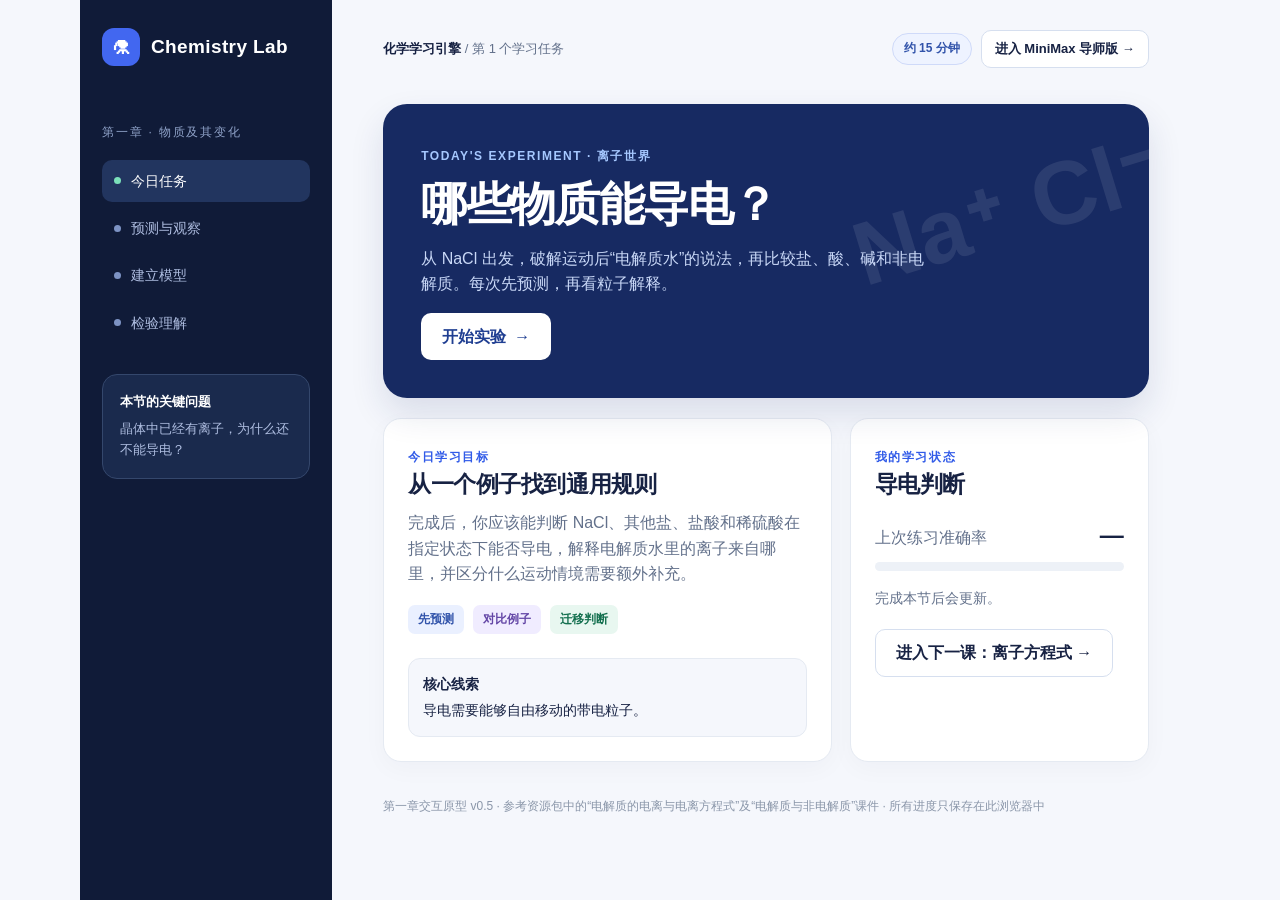
<file: outputs/Chemistry_Learning_Engine_CH1_v0.5.html>
<!doctype html>
<html lang="zh-CN">
<head>
  <meta charset="utf-8">
  <meta name="viewport" content="width=device-width, initial-scale=1">
  <meta name="theme-color" content="#101b38">
  <title>Chemistry Lab · 哪些物质能导电？ · v0.5</title>
  <style>
    :root { color-scheme: light; --ink:#172243; --muted:#63718b; --blue:#315be8; --violet:#7352ca; --green:#15825c; --red:#c04444; --line:#e5eaf2; --paper:#fff; --bg:#f5f7fc; }
    * { box-sizing:border-box; }
    body { margin:0; background:var(--bg); color:var(--ink); font:16px/1.6 -apple-system,BlinkMacSystemFont,"PingFang SC","Microsoft YaHei",sans-serif; }
    button { font:inherit; cursor:pointer; }
    button:focus-visible,a:focus-visible { outline:3px solid #ffb547; outline-offset:3px; }
    button:disabled { cursor:not-allowed; opacity:.45; }
    .shell { max-width:1120px; min-height:100vh; margin:auto; display:grid; grid-template-columns:252px minmax(0,1fr); }
    .sidebar { min-height:100vh; padding:28px 22px; background:#101b38; color:#dce6ff; }
    .brand { display:flex; gap:11px; align-items:center; margin-bottom:52px; color:#fff; font-weight:800; letter-spacing:.02em; font-size:19px; }
    .brand-mark { display:grid; place-items:center; width:38px; height:38px; border-radius:12px; background:#4267f0; font-size:21px; }
    .sidebar small { color:#8fa2c8; font-size:12px; text-transform:uppercase; letter-spacing:.15em; }
    .nav-list { list-style:none; padding:0; margin:16px 0 30px; display:grid; gap:5px; }
    .nav-list li { display:flex; align-items:center; gap:10px; padding:10px 12px; border-radius:10px; color:#aebde0; font-size:14px; }
    .nav-list li.active { background:#22355f; color:#fff; }
    .nav-list .dot { width:7px; height:7px; border-radius:50%; background:#7d93c4; }
    .nav-list li.active .dot { background:#7be0ba; }
    .side-note { border:1px solid #34476c; border-radius:15px; padding:17px; background:#1a2a4d; font-size:13px; }
    .side-note strong { display:block; color:#fff; margin-bottom:6px; }
    .side-note p { color:#aebde0; margin:0; }
    main { padding:30px clamp(20px,4vw,54px) 60px; min-width:0; }
    .topline { display:flex; justify-content:space-between; align-items:center; gap:14px; margin-bottom:36px; color:var(--muted); font-size:13px; }
    .topline strong { color:var(--ink); }
    .topline-actions { display:flex; align-items:center; gap:9px; flex-wrap:wrap; }
    .pill { display:inline-block; padding:5px 11px; border:1px solid #cfdaf9; border-radius:30px; background:#eef3ff; color:#3153aa; font-size:12px; font-weight:700; }
    .eyebrow { color:var(--blue); font-size:12px; font-weight:800; letter-spacing:.13em; text-transform:uppercase; }
    h1,h2,h3,p { margin-top:0; }
    h1 { font-size:clamp(30px,4vw,46px); line-height:1.22; letter-spacing:-.035em; margin:8px 0 14px; }
    h2 { font-size:23px; line-height:1.35; letter-spacing:-.02em; margin-bottom:10px; }
    h3 { font-size:16px; margin-bottom:8px; }
    .lead { color:var(--muted); font-size:17px; max-width:620px; }
    .hero { position:relative; overflow:hidden; border-radius:24px; background:#172a62; color:#fff; padding:38px; min-height:246px; box-shadow:0 16px 34px #172a621f; }
    .hero:after { content:"Na⁺   Cl⁻"; position:absolute; top:34px; right:-20px; color:#ffffff17; font-weight:800; font-size:90px; transform:rotate(-17deg); pointer-events:none; }
    .hero .eyebrow { color:#a6c8ff; }
    .hero h1 { max-width:560px; position:relative; z-index:1; }
    .hero p { color:#c9d8f7; position:relative; z-index:1; max-width:510px; }
    .hero .button { position:relative; z-index:1; }
    .button { display:inline-flex; align-items:center; justify-content:center; gap:8px; min-height:46px; padding:10px 20px; border:1px solid transparent; border-radius:10px; background:var(--blue); color:#fff; font-weight:700; text-decoration:none; }
    .button:hover:not(:disabled) { background:#234bcc; }
    .button.secondary { background:#fff; border-color:#d6dfef; color:var(--ink); }
    .button.secondary:hover:not(:disabled) { background:#f4f7ff; }
    .button.light { background:#fff; color:#203f92; }
    .button.light:hover:not(:disabled) { background:#e8efff; }
    .button.small { min-height:38px; padding:7px 13px; font-size:13px; }
    .grid { display:grid; grid-template-columns:1.5fr 1fr; gap:18px; margin-top:20px; }
    .card { background:var(--paper); border:1px solid var(--line); border-radius:18px; padding:24px; box-shadow:0 7px 24px #14204b08; }
    .meta-row { display:flex; flex-wrap:wrap; gap:9px; margin:18px 0 24px; }
    .tag { display:inline-block; padding:5px 10px; border-radius:7px; background:#f0ecff; color:#6346a6; font-size:12px; font-weight:700; }
    .tag.green { background:#e8f7f0; color:#14704f; }
    .tag.blue { background:#eaf0ff; color:#3153aa; }
    .muted { color:var(--muted); }
    .stat { display:flex; justify-content:space-between; align-items:baseline; gap:15px; margin:16px 0 7px; }
    .stat b { font-size:24px; }
    .bar { height:9px; overflow:hidden; background:#edf1f7; border-radius:99px; }
    .bar > span { display:block; height:100%; width:50%; border-radius:99px; background:linear-gradient(90deg,#677eee,#47bcaa); transition:width .3s; }
    .steps { display:flex; align-items:center; gap:7px; flex-wrap:wrap; margin:3px 0 27px; }
    .step { padding:6px 10px; color:#7a879f; border-radius:8px; font-size:12px; font-weight:700; }
    .step.active { color:#2446bd; background:#e9efff; }
    .step.done { color:#087352; background:#e8f7f0; }
    .lesson-head { margin-bottom:20px; }
    .lesson-head .lead { margin-bottom:0; }
    .question { font-size:21px; font-weight:800; line-height:1.4; margin:16px 0 18px; }
    .options { display:grid; gap:11px; margin:17px 0; }
    .option { width:100%; text-align:left; border:1px solid #dbe3f0; border-radius:12px; padding:15px 16px; background:#fff; color:var(--ink); }
    .option:hover:not(:disabled) { border-color:#90a8f8; background:#f7f9ff; }
    .option.selected { border-color:var(--blue); background:#edf2ff; box-shadow:inset 0 0 0 1px var(--blue); }
    .option.correct { border-color:#45a782; background:#ecf9f3; }
    .option.incorrect { border-color:#d98484; background:#fff0f0; }
    .feedback { margin:16px 0; padding:15px 17px; border-left:4px solid #5c81e8; border-radius:9px; background:#f2f5ff; color:#2b3f70; }
    .feedback.good { border-color:#32a172; background:#edf9f3; color:#176144; }
    .feedback.warn { border-color:#db9867; background:#fff6ee; color:#76431f; }
    .actions { display:flex; flex-wrap:wrap; gap:10px; margin-top:24px; }
    .stage { display:none; }
    .stage.active { display:block; animation:appear .25s ease-out; }
    @keyframes appear { from { opacity:.4; transform:translateY(5px); } to { opacity:1; transform:none; } }
    .lab-grid { display:grid; grid-template-columns:minmax(0,1.45fr) minmax(230px,.7fr); gap:18px; }
    .canvas-wrap { border-radius:16px; overflow:hidden; background:#102144; }
    canvas { display:block; width:100%; height:320px; }
    .canvas-caption { padding:13px 17px; color:#c5d5f5; background:#142750; font-size:13px; }
    .scene-controls { display:flex; flex-wrap:wrap; gap:8px; margin:16px 0; }
    .scene-controls .button { flex:1; white-space:nowrap; }
    .readout { padding:14px; border-radius:12px; background:#f5f7fc; border:1px solid var(--line); font-size:14px; }
    .readout strong { display:block; margin-bottom:4px; }
    .triple { display:grid; gap:12px; margin:18px 0; }
    .triple article { display:grid; grid-template-columns:74px 1fr; align-items:start; gap:12px; border:1px solid var(--line); border-radius:12px; padding:15px 17px; }
    .triple b { color:#5d49b2; }
    .triple p { margin:0; }
    .formula { font-family:ui-monospace,SFMono-Regular,Menlo,monospace; font-size:18px; font-weight:700; }
    .quiz-count { color:var(--muted); font-size:13px; font-weight:700; }
    .case-progress { display:flex; justify-content:space-between; align-items:center; gap:12px; color:var(--muted); font-size:13px; font-weight:700; margin:15px 0; }
    .case-card { padding:22px; border-radius:16px; background:linear-gradient(130deg,#1a3269,#244977); color:#fff; margin:18px 0; }
    .case-card small { display:block; color:#b5cdf5; font-weight:700; letter-spacing:.08em; }
    .case-card h3 { font-size:27px; margin:8px 0 4px; }
    .case-card p { color:#d9e7ff; margin:0; }
    .example-table { width:100%; border-collapse:collapse; font-size:14px; }
    .example-table th,.example-table td { padding:10px 8px; border-bottom:1px solid var(--line); text-align:left; vertical-align:top; }
    .example-table th { color:#526482; font-size:12px; }
    .example-table tr:last-child td { border-bottom:0; }
    .rule-box { padding:16px; border-radius:12px; background:#eef4ff; color:#284575; margin-top:15px; }
    .sport-scene { display:grid; grid-template-columns:1fr 46px 1fr; align-items:center; gap:9px; border-radius:17px; background:#162b59; padding:18px; color:#fff; margin:19px 0; }
    .sport-panel { min-height:158px; border:1px solid #7296d8; border-radius:13px; padding:15px; background:#ffffff0e; }
    .sport-panel b { display:block; font-size:19px; margin-bottom:8px; }
    .sport-panel p { margin:0; color:#d5e4ff; font-size:14px; }
    .sport-arrow { font-size:31px; text-align:center; color:#b4ccff; }
    .sport-ions { display:flex; flex-wrap:wrap; gap:6px; margin:9px 0; }
    .sport-ions span { display:inline-block; padding:4px 9px; border-radius:99px; background:#dce9ff; color:#193c7a; font-weight:800; font-size:13px; }
    .sport-bridge { display:grid; grid-template-columns:repeat(3,1fr); gap:10px; margin:18px 0; }
    .sport-bridge div { padding:13px 14px; border:1px solid var(--line); border-radius:11px; background:#fafcff; font-size:14px; }
    .sport-bridge strong { display:block; color:#3153aa; margin-bottom:4px; }
    .sport-practice { padding:15px 17px; border:1px solid var(--line); border-radius:12px; margin:13px 0; background:#fcfdff; }
    .sport-practice .question { margin:2px 0 10px; font-size:17px; }
    .sport-practice .options { margin:9px 0; }
    .sport-practice .option { padding:11px 13px; }
    .sport-source { font-size:12px; color:var(--muted); margin-top:16px; }
    .result-number { font-size:50px; line-height:1; font-weight:800; color:var(--green); margin:10px 0 5px; }
    .review-box { padding:17px; background:#eef7f3; border-radius:12px; color:#21674d; }
    footer { margin-top:35px; color:#8a96a9; font-size:12px; }
    @media (max-width:800px) { .shell { display:block; } .sidebar { min-height:0; padding:14px 20px; } .brand { margin:0; } .sidebar > small,.nav-list,.side-note { display:none; } main { padding:22px 18px 45px; } .grid,.lab-grid { grid-template-columns:1fr; } .hero { padding:27px; min-height:0; } .topline { margin-bottom:23px; } }
    @media (max-width:520px) { .card { padding:19px; } .hero:after { font-size:55px; top:12px; } .triple article,.sport-scene,.sport-bridge { grid-template-columns:1fr; gap:8px; } .sport-arrow { transform:rotate(90deg); } canvas { height:260px; } .button { width:100%; } .scene-controls .button { width:auto; } }
    @media (prefers-reduced-motion:reduce) { *,*:before,*:after { animation-duration:.01ms!important; transition-duration:.01ms!important; } }
  </style>
</head>
<body>
  <div class="shell">
    <aside class="sidebar" aria-label="课程导航">
      <div class="brand"><span class="brand-mark" aria-hidden="true">⚗</span><span>Chemistry Lab</span></div>
      <small>第一章 · 物质及其变化</small>
      <ol class="nav-list" id="nav-list">
        <li class="active"><span class="dot"></span>今日任务</li>
        <li><span class="dot"></span>预测与观察</li>
        <li><span class="dot"></span>建立模型</li>
        <li><span class="dot"></span>检验理解</li>
      </ol>
      <div class="side-note"><strong>本节的关键问题</strong><p>晶体中已经有离子，为什么还不能导电？</p></div>
    </aside>
    <main>
      <div class="topline"><span><strong>化学学习引擎</strong> / 第 1 个学习任务</span><span class="topline-actions"><span class="pill">约 15 分钟</span><a class="button secondary small" href="http://127.0.0.1:8765/">进入 MiniMax 导师版 →</a></span></div>

      <section id="dashboard" class="stage active" aria-labelledby="dashboard-title">
        <div class="hero">
          <span class="eyebrow">TODAY'S EXPERIMENT · 离子世界</span>
          <h1 id="dashboard-title">哪些物质能导电？</h1>
          <p>从 NaCl 出发，破解运动后“电解质水”的说法，再比较盐、酸、碱和非电解质。每次先预测，再看粒子解释。</p>
          <button class="button light" id="start-btn">开始实验 <span aria-hidden="true">→</span></button>
        </div>
        <div class="grid">
          <div class="card">
            <span class="eyebrow">今日学习目标</span><h2>从一个例子找到通用规则</h2>
            <p class="muted">完成后，你应该能判断 NaCl、其他盐、盐酸和稀硫酸在指定状态下能否导电，解释电解质水里的离子来自哪里，并区分什么运动情境需要额外补充。</p>
            <div class="meta-row"><span class="tag blue">先预测</span><span class="tag">对比例子</span><span class="tag green">迁移判断</span></div>
            <div class="readout"><strong>核心线索</strong>导电需要能够自由移动的带电粒子。</div>
          </div>
          <div class="card">
            <span class="eyebrow">我的学习状态</span><h2>导电判断</h2>
            <div class="stat"><span class="muted">上次练习准确率</span><b id="dashboard-mastery">—</b></div>
            <div class="bar" aria-label="上次练习准确率"><span id="dashboard-bar"></span></div>
            <p class="muted" id="dashboard-status" style="margin:16px 0 0;font-size:14px">完成本节后会更新。</p>
            <a class="button secondary" href="Chemistry_Learning_Engine_CH1_Lesson02_v0.4.html" style="margin-top:20px">进入下一课：离子方程式 →</a>
          </div>
        </div>
      </section>

      <div id="lesson" hidden>
        <div class="lesson-head"><span class="eyebrow">LESSON 01 · CH1_2_002</span><h1>从 NaCl 到酸与碱</h1><p class="lead">先理解一个例子，再通过相似例子和反例，建立能迁移的判断方法。</p></div>
        <div class="steps" id="steps" aria-label="学习进度"><span class="step">01 预测</span><span class="step">02 实验</span><span class="step">03 解释</span><span class="step">04 电解质水</span><span class="step">05 对比</span><span class="step">06 练习</span><span class="step">07 完成</span></div>

        <section id="predict" class="stage card" aria-labelledby="predict-title">
          <span class="eyebrow">01 / 先猜一猜</span><h2 id="predict-title">晶体里已经有 Na⁺ 和 Cl⁻</h2>
          <div class="sport-practice" id="water-baseline"><h3>先判断水本身</h3><p class="question">极高纯度的水使普通小灯泡不明显发亮，它的电导率严格等于 0 吗？</p><div class="options" id="water-options"><button class="option" data-water="zero">是，没有任何离子</button><button class="option" data-water="weak">不是；水极微弱自电离，电导率很低</button><button class="option" data-water="high">不是；纯水像盐水一样明显导电</button></div><div class="feedback" id="water-feedback" role="status" hidden></div><div id="water-comparison" hidden><p>水会极微弱地发生 <strong>2H₂O ⇌ H₃O⁺ + OH⁻</strong>。灵敏电导仪能检测到纯水很低但非零的电导率；25 ℃下理想纯水的理论值约 0.055 μS/cm。</p><table class="example-table"><thead><tr><th>样品</th><th>粒子线索</th><th>判断</th></tr></thead><tbody><tr><td>理想纯水</td><td>极少量 H₃O⁺、OH⁻</td><td>极弱导电</td></tr><tr><td>蒸馏水</td><td>可能吸收空气中的 CO₂</td><td>很低，但不必等于理想值</td></tr><tr><td>自来水</td><td>通常含溶解的矿物离子</td><td>随样品而变</td></tr><tr><td>NaCl 水溶液</td><td>另有 Na⁺、Cl⁻</td><td>本课条件下明显导电</td></tr></tbody></table><p class="muted">真题关联：2011 年山东卷化学第 31 题用电导率或电阻率检验蒸馏水纯度；本题为课程改编。<a href="https://www.yeyulingfeng.com/wendang/201661.html" target="_blank" rel="noopener noreferrer">试题转载</a> · <a href="https://nvlpubs.nist.gov/nistpubs/jres/100/5/j15wu.pdf" target="_blank" rel="noopener noreferrer">NIST 纯水数据</a></p></div></div>
          <p class="question">固体 NaCl 能导电吗？</p>
          <div class="options" id="predict-options">
            <button class="option" data-predict="yes">能。只要有离子就能导电。</button>
            <button class="option" data-predict="no">不能。还要看离子能否自由移动。</button>
            <button class="option" data-predict="unsure">我不确定，想先看实验。</button>
          </div>
          <div id="predict-feedback" class="feedback" role="status" hidden></div>
          <div class="actions"><button class="button" id="to-lab" disabled>去实验室 <span aria-hidden="true">→</span></button></div>
        </section>

        <section id="lab" class="stage" aria-labelledby="lab-title">
          <span class="eyebrow">02 / 可操作粒子模型</span><h2 id="lab-title">让离子动起来</h2>
          <p class="muted">依次观察晶体、加入水、接通电路。动画是教学示意，不按真实尺寸和速度绘制。</p>
          <div class="lab-grid">
            <div class="card">
              <div class="canvas-wrap"><canvas id="ion-canvas" role="img" aria-label="NaCl 晶体中离子固定在晶格位置的示意图"></canvas><div class="canvas-caption" id="canvas-caption">晶体：Na⁺、Cl⁻ 有序排列，不能自由移动。</div></div>
              <div class="scene-controls"><button class="button secondary small" id="reset-lab">看晶体</button><button class="button secondary small" id="add-water">加入水</button><button class="button small" id="connect-circuit" disabled>接通电路</button></div>
              <div class="readout" id="lab-readout" role="status"><strong>观察提示</strong>先看离子的位置：它们能在晶体中自由移动吗？</div>
            </div>
            <div class="card"><span class="eyebrow">实验记录</span><h3>两个必要条件</h3><p>① 有带电粒子</p><p>② 带电粒子能自由移动</p><div class="bar"><span id="lab-bar" style="width:0%"></span></div><p class="muted" id="lab-progress" style="font-size:13px;margin:12px 0 0">已观察 0 / 3 个状态</p><div class="actions"><button class="button" id="to-explain" disabled>建立解释 <span aria-hidden="true">→</span></button></div></div>
          </div>
        </section>

        <section id="explain" class="stage card" aria-labelledby="explain-title">
          <span class="eyebrow">03 / 三重表征</span><h2 id="explain-title">把现象、粒子和符号连起来</h2>
          <div class="triple"><article><b>宏观</b><p>固体 NaCl 通常不导电；NaCl 水溶液能导电。</p></article><article><b>微观</b><p>晶体中的 Na⁺、Cl⁻ 被束缚在晶格位置。溶于水后，离子分散并能自由移动；接通电路时，它们发生定向迁移。</p></article><article><b>符号</b><p class="formula">NaCl(s) → Na⁺(aq) + Cl⁻(aq)</p></article></div>
          <div class="readout"><strong>化学式后的小括号是什么意思？</strong><strong>(aq) = 水溶液</strong>aq 来自英语 <em>aqueous</em>。Na⁺(aq) 表示钠离子在水中；HCl(aq) 表示氯化氢溶于水形成的盐酸。对比：HCl(g) 是氯化氢气体，NaCl(s) 是氯化钠固体，NaCl(l) 表示熔融的氯化钠。小括号说明状态，本身不保证一定能明显导电。</div>
          <div class="feedback good"><strong>一句话解释：</strong>NaCl 水溶液导电，是因为其中有能够自由移动的 Na⁺ 和 Cl⁻。</div>
          <div class="readout"><strong>迁移一步：熔融 NaCl 呢？</strong>熔化后，Na⁺ 和 Cl⁻ 也能自由移动，所以熔融 NaCl 同样能导电。关键条件是离子能移动，不是一定要有水。</div>
          <div class="actions"><button class="button secondary" id="back-to-lab">再看实验</button><button class="button" id="to-sport">运动后为何谈“电解质水”？ <span aria-hidden="true">→</span></button></div>
        </section>

        <section id="sport" class="stage card" aria-labelledby="sport-title">
          <span class="eyebrow">04 / 场边补给站</span><h2 id="sport-title">运动后一定要喝电解质水吗？</h2>
          <p class="lead">想象体育课后的你和炎热天气下训练了很久的运动员。两个人都出汗，但需要的补给一定相同吗？</p>
          <div class="sport-scene" role="img" aria-label="运动出汗会失去水、钠离子、氯离子和少量钾离子；饮品可补充水及溶解的离子"><div class="sport-panel"><b>🏃 出汗时</b><p>身体主要失去水，同时失去溶解在汗液中的离子。</p><div class="sport-ions"><span>H₂O</span><span>Na⁺</span><span>Cl⁻</span><span>少量 K⁺</span></div></div><div class="sport-arrow" aria-hidden="true">→</div><div class="sport-panel"><b>🥤 看饮料标签</b><p>“电解质水”通常指水中加入了可提供离子的成分，配方因产品而异。</p><div class="sport-ions"><span>水</span><span>钠</span><span>钾</span><span>有的含糖</span></div></div></div>
          <div class="sport-bridge"><div><strong>化学课里的“电解质”</strong>NaCl 等化合物在水中或熔融时能形成可移动离子。</div><div><strong>饮料广告里的“电解质”</strong>通常指水里的 Na⁺、Cl⁻、K⁺ 等离子；饮料本身是混合物。</div><div><strong>糖与离子各有作用</strong>葡萄糖等糖可经人体代谢提供能量；钠、钾等离子参与体液平衡和神经、肌肉功能。离子不是给身体“充电”的电池。</div></div>
          <h3>饮料里的“糖”到底是什么？</h3><p class="muted">“糖”不是一种固定化学式。看配料表，可能是蔗糖、葡萄糖或果糖；这些例子都由碳、氢、氧元素组成。</p><table class="example-table"><thead><tr><th>具体物质</th><th>分子式</th><th>在水里的主要形态</th></tr></thead><tbody><tr><td>蔗糖（常见食糖）</td><td>C₁₂H₂₂O₁₁</td><td>中性蔗糖分子</td></tr><tr><td>葡萄糖</td><td>C₆H₁₂O₆</td><td>中性葡萄糖分子</td></tr><tr><td>果糖</td><td>C₆H₁₂O₆</td><td>中性果糖分子；与葡萄糖结构不同</td></tr></tbody></table><p class="muted">蔗糖可理解为葡萄糖与果糖两个单糖单元结合时脱去一分子水：C₆H₁₂O₆ + C₆H₁₂O₆ − H₂O = C₁₂H₂₂O₁₁。同一分子式也不一定是同一种物质。糖能溶解，并不等于像 NaCl 那样形成大量可移动离子；含糖饮料若同时含盐，导电主要与其中的离子有关。</p>
          <div class="sport-practice" data-sport="sweat"><p class="question">先预测：汗液只带走水，不带走电解质。对吗？</p><div class="options"><button class="option" data-answer="yes">对，只需要补水</button><button class="option" data-answer="no">不对，也会流失离子</button></div><div class="feedback" role="status" hidden></div></div>
          <div class="sport-practice" data-sport="choice"><p class="question">再判断：30 分钟普通体育活动，与炎热天气下长时间大量出汗，补给方式一定相同吗？</p><div class="options"><button class="option" data-answer="same">相同；两种情况都必须买电解质水</button><button class="option" data-answer="different">不同；前者通常喝水即可，后者可能还需补充电解质</button><button class="option" data-answer="water-only">不同；后者只要无限量喝白水就行</button></div><div class="feedback" role="status" hidden></div></div>
          <div class="sport-practice" data-sport="label"><p class="question">配料表侦探：某模拟饮料含水、氯化钠（NaCl）、氯化钾（KCl）、葡萄糖（C₆H₁₂O₆）。哪些配料能在水中提供较多离子？</p><div class="options"><button class="option" data-answer="salts">NaCl 和 KCl</button><button class="option" data-answer="sugar">只有葡萄糖</button><button class="option" data-answer="all">四种都一样</button></div><div class="feedback" role="status" hidden></div></div>
          <div class="readout"><strong>把生活情境带回化学</strong>饮料中若有溶解的 Na⁺、K⁺、Cl⁻ 等离子，就能像盐的水溶液一样传递电荷；但饮料的用途是补充水和损失的成分，不是给身体供电。短时间活动通常喝水即可；长时间、大量出汗时是否额外补充，要看天气、汗量、饮食和个人情况。</div>
          <p class="sport-source">依据：<a href="https://www.ncbi.nlm.nih.gov/books/NBK231139/" target="_blank" rel="noopener noreferrer">美国国家科学院：汗液中的离子</a>；<a href="https://medlineplus.gov/fluidandelectrolytebalance.html" target="_blank" rel="noopener noreferrer">美国国立医学图书馆：体液与电解质</a>；<a href="https://www.healthychildren.org/English/healthy-living/nutrition/Pages/Sports-Nutrition-for-Busy-Families-and-Busy-Lifestyles.aspx" target="_blank" rel="noopener noreferrer">美国儿科学会：运动补水</a>。</p>
          <div class="actions"><button class="button" id="to-compare" disabled>比较更多物质 <span aria-hidden="true">→</span></button></div>
        </section>

        <section id="compare" class="stage card" aria-labelledby="compare-title">
          <span class="eyebrow">05 / 先预测，再对照</span><h2 id="compare-title">盐酸、稀硫酸也能导电吗？</h2>
          <p class="muted">逐个判断指定状态下的物质。留意：物质类别相同，状态不同，答案也可能不同。</p>
          <div class="readout"><strong>读题符号</strong>HCl(aq) 中的 (aq) 表示“在水溶液中”，所以这里说的是盐酸；HCl(g) 中的 (g) 表示气体。先读状态，再判断有没有可移动离子。</div>
          <div class="readout" style="margin-top:12px"><strong>为什么 NO₃⁻ 叫“硝酸根离子”？</strong><p style="margin:10px 0">先认识硝酸 HNO₃。用高中阶段的写法表示它在水中的电离：HNO₃ → H⁺ + NO₃⁻。硝酸失去 H⁺ 后留下的 NO₃⁻ 带 1 个负电荷，沿用“硝酸”的名称，叫硝酸根离子。</p><p style="margin:10px 0">“根”提示它是酸失去氢离子后剩余的部分；“离子”提示它带电。“硝”不是从 N 和三个 O 的数量直接算出的字，需要先记住硝酸 HNO₃ 这个名称，再把酸与酸根配成一对。</p><table class="example-table"><thead><tr><th>酸根离子</th><th>对应的酸</th><th>含该酸根的盐</th></tr></thead><tbody><tr><td>NO₃⁻ 硝酸根</td><td>HNO₃ 硝酸</td><td>NaNO₃ 硝酸钠、KNO₃ 硝酸钾</td></tr><tr><td>SO₄²⁻ 硫酸根</td><td>H₂SO₄ 硫酸</td><td>Na₂SO₄ 硫酸钠</td></tr></tbody></table><details><summary>想一想：NaNO₃ 中有 NO₃⁻，它就是硝酸吗？</summary><p>不是。NaNO₃ 由 Na⁺ 和 NO₃⁻ 组成，是硝酸钠，属于盐；HNO₃ 才叫硝酸。</p></details></div>
          <div class="case-progress"><span id="case-count">例子 1 / 10</span><span id="case-category">盐 · 固态</span></div>
          <div class="case-card"><small>这一种物质</small><h3 id="case-name">NaCl 晶体</h3><p id="case-prompt">干燥的固体状态</p></div>
          <p class="question">它能让简单电路中的灯泡亮起吗？</p>
          <div class="options" id="case-options"><button class="option" data-case="yes">能导电</button><button class="option" data-case="no">通常不能导电</button></div>
          <div class="feedback" id="case-feedback" role="status" hidden></div>
          <div class="actions"><button class="button" id="case-next" disabled>下一个例子 →</button></div>
          <div class="rule-box" id="case-rule" hidden><strong>你发现的规律：</strong>先看有没有能够自由移动的带电粒子，再看是谁在移动。盐、酸、碱的水溶液常由离子导电；金属可由电子导电。盐酸和硫酸属于酸，不属于盐。本课讨论的是稀硫酸水溶液，不据此推断不同浓度硫酸的导电强弱。<div class="actions"><button class="button" id="to-quiz">检验迁移能力 →</button></div></div>
          <details style="margin-top:25px"><summary style="cursor:pointer;font-weight:700">更多盐的例子</summary><table class="example-table"><thead><tr><th>例子</th><th>指定状态下的判断</th></tr></thead><tbody><tr><td>KCl(aq)</td><td>能导电：K⁺、Cl⁻ 可移动</td></tr><tr><td>KNO₃(aq)</td><td>能导电：K⁺、NO₃⁻ 可移动</td></tr><tr><td>CaCl₂(aq)</td><td>能导电：Ca²⁺、Cl⁻ 可移动</td></tr><tr><td>Na₂SO₄(aq)</td><td>能导电：Na⁺、SO₄²⁻ 可移动</td></tr><tr><td>熔融 NaCl</td><td>能导电：离子可移动，无需水</td></tr><tr><td>固体 BaSO₄</td><td>通常不能导电：离子被束缚</td></tr></tbody></table></details>
        </section>

        <section id="quiz" class="stage card" aria-labelledby="quiz-title">
          <span class="eyebrow">06 / 错误驱动练习</span><div class="quiz-count" id="quiz-count">第 1 / 9 题</div><h2 id="quiz-title">换一种物质，你还会判断吗？</h2>
          <p class="question" id="quiz-question"></p><div class="options" id="quiz-options"></div>
          <div id="quiz-feedback" class="feedback" role="status" hidden></div>
          <div class="actions"><button class="button" id="quiz-next" disabled>下一题 <span aria-hidden="true">→</span></button></div>
        </section>

        <section id="result" class="stage card" aria-labelledby="result-title">
          <span class="eyebrow">07 / 本节完成</span><h2 id="result-title">你已经完成跨物质的判断</h2>
          <div class="result-number" id="result-score">—</div><p class="muted">本课首次作答准确率 · 本地学习记录</p>
          <div class="bar"><span id="result-bar"></span></div><p id="result-summary" style="margin-top:20px"></p>
          <div class="review-box"><strong>带走这个判断句：</strong><br>先说明物质的状态，再寻找能够自由移动的带电粒子。盐酸和稀硫酸水溶液能导电；HCl 气体与干燥 NaCl 固体通常不能。铜能导电，但依靠电子，不属于电解质。</div>
          <p class="muted" id="review-date" style="margin-top:16px;font-size:14px"></p>
          <div class="actions"><button class="button secondary" id="restart">重新练习</button><button class="button secondary" id="home">返回首页</button><a class="button" href="Chemistry_Learning_Engine_CH1_Lesson02_v0.4.html">开始下一课 →</a></div>
        </section>
      </div>
      <footer>第一章交互原型 v0.5 · 参考资源包中的“电解质的电离与电离方程式”及“电解质与非电解质”课件 · 所有进度只保存在此浏览器中</footer>
    </main>
  </div>
  <script>
    "use strict";
    const KNOWLEDGE = { id:"CH1_2_002", title:"电解质导电原因", core:"存在自由移动的离子" };
    const ANIMATION = { id:"ION_NACL_001", states:["crystal","water","conduct"] };
    const CASES = [
      { name:"干燥 NaCl 晶体", category:"盐 · 固态", prompt:"Na⁺、Cl⁻ 在晶格中有序排列", conducts:false, why:"固体里有离子，但离子被束缚，不能自由移动。" },
      { name:"KCl 水溶液", category:"盐 · 水溶液", prompt:"把氯化钾溶于水", conducts:true, why:"K⁺ 和 Cl⁻ 在水中能够自由移动。判断方法可以从 NaCl 迁移到 KCl。" },
      { name:"HCl 气体", category:"酸的对照 · 气态", prompt:"尚未溶于水的氯化氢气体", conducts:false, why:"在通常的课堂条件下，HCl 气体主要是中性分子，没有足量自由移动的离子。" },
      { name:"盐酸 HCl(aq)", category:"酸 · 水溶液", prompt:"HCl 溶于水形成盐酸", conducts:true, why:"盐酸中有能够自由移动的水合氢离子和 Cl⁻，所以能导电。严格分类时，HCl 是电解质，盐酸是它的水溶液。" },
      { name:"稀硫酸 H₂SO₄(aq)", category:"酸 · 水溶液", prompt:"硫酸与水配成的稀溶液", conducts:true, why:"稀硫酸中有能够自由移动的离子，如水合氢离子、HSO₄⁻ 和 SO₄²⁻。这里讨论的是稀硫酸水溶液。" },
      { name:"蔗糖 C₁₂H₂₂O₁₁ 水溶液", category:"反例 · 分子溶质", prompt:"蔗糖由碳、氢、氧组成，溶于水后主要仍是中性分子", conducts:false, why:"蔗糖溶解不等于电离。普通课堂灯泡装置中通常不会因蔗糖而明显导电。" },
      { name:"KNO₃ 水溶液", category:"盐 · 水溶液", prompt:"把硝酸钾溶于水", conducts:true, why:"K⁺ 和 NO₃⁻ 在水中能够自由移动。导电条件不依赖某一种特定离子。" },
      { name:"NaOH 水溶液", category:"碱 · 水溶液", prompt:"氢氧化钠溶于水", conducts:true, why:"Na⁺ 和 OH⁻ 可以自由移动。碱的水溶液也可能导电。" },
      { name:"铜丝", category:"金属 · 固态", prompt:"把一段铜丝接入电路", conducts:true, why:"铜由自由电子导电。能导电并不代表它是电解质；铜是单质。" },
      { name:"熔融 NaCl", category:"盐 · 熔融态", prompt:"氯化钠加热熔化后的状态", conducts:true, why:"熔融后 Na⁺ 和 Cl⁻ 能自由移动，因此不靠水也能导电。" }
    ];
    const QUESTIONS = [
      { id:"Q_CH1_018", text:"普通小灯泡在极高纯度的水中不亮，最准确的解释是？", options:["水中绝对没有离子，电导率为 0","水极微弱自电离；电流太小，灯泡不明显发亮","水中的电子像金属一样自由移动"], answer:1, errors:{0:"水会极微弱自电离为 H₃O⁺ 和 OH⁻，电导率不是零。",2:"水中传递电荷的是少量离子，不是金属那样的自由电子。"} },
      { id:"Q_CH1_019", text:"某实验测得两份水样电导率不同，可以仅凭“都叫水”断定它们粒子组成相同吗？", options:["可以，所有水样都只含 H₂O","不可以；溶解离子和温度等条件都应核对","可以，电导率只与水的体积有关"], answer:1, errors:{0:"自来水和蒸馏水可能含不同的溶解离子。",2:"电导率还受离子组成、浓度、温度等影响。"} },
      { id:"Q_CH1_020", text:"固体 NaCl 不能导电，最关键的原因是什么？", options:["固体中没有 Na⁺ 和 Cl⁻","Na⁺ 和 Cl⁻ 不能自由移动","NaCl 不是电解质"], answer:1, errors:{0:"晶体中有离子，只是它们被束缚在晶格位置。",2:"NaCl 是电解质；要区分物质类别和当前状态能否导电。"} },
      { id:"Q_CH1_021", text:"NaCl 水溶液接通电路后，什么在定向迁移？", options:["Na⁺ 和 Cl⁻","水分子","NaCl 分子"], answer:0, errors:{1:"水是溶剂；这里主要由溶液中的离子承担导电。",2:"NaCl 溶于水后，形成分散的 Na⁺ 和 Cl⁻。"} },
      { id:"Q_CH1_022", text:"把 NaCl 换成 KCl 水溶液，最合理的预测是？", options:["不能导电，因为没有 Na⁺","能导电，因为有自由移动的 K⁺ 和 Cl⁻","只能在固态导电"], answer:1, errors:{0:"关键是自由移动的离子，不要求一定是 Na⁺。",2:"固体离子通常不能自由移动；水溶液中的离子可以。"} },
      { id:"Q_CH1_023", text:"把 NaCl 加热至熔融，接通电路后会怎样？", options:["不能导电，因为没有水","能导电，因为离子能够自由移动","不能导电，因为离子消失了"], answer:1, errors:{0:"水可以帮助 NaCl 晶体解离，但熔融也能让离子自由移动。",2:"熔融时 Na⁺ 和 Cl⁻ 仍然存在，并能移动。"} },
      { id:"Q_CH1_024", text:"HCl 气体与盐酸（HCl 水溶液）相比，哪一种说法正确？", options:["两者在通常条件下都靠 HCl 分子导电","盐酸能导电；HCl 气体通常不能，因为状态不同","HCl 气体能导电；盐酸不能"], answer:1, errors:{0:"盐酸中的可移动离子传递电荷，不是中性 HCl 分子。",2:"HCl 溶于水后形成可移动离子；通常条件下气态 HCl 没有足量自由离子。"} },
      { id:"Q_CH1_025", text:"稀硫酸水溶液能导电吗？", options:["能，其中有自由移动的离子","不能，因为它不是盐","只能在无水状态下导电"], answer:0, errors:{1:"酸的水溶液也能通过离子导电，导电不局限于盐。",2:"本题指定的是稀硫酸水溶液，其中存在可移动离子。"} },
      { id:"Q_CH1_026", text:"蔗糖水溶液与铜丝的判断，哪项正确？", options:["都属于电解质","蔗糖水溶液通常不明显导电；铜丝能由电子导电","蔗糖溶于水就一定强烈导电"], answer:1, errors:{0:"蔗糖是非电解质；铜是单质，也不属于电解质。",2:"溶解不等于电离。蔗糖主要以中性分子存在。"} },
      { id:"Q_CH1_027", text:"所谓“电解质水”里的“电解质”，通常指什么？", options:["能给身体像电池一样供电的能量","水中溶解的 Na⁺、K⁺、Cl⁻ 等离子","只有糖分子"], answer:1, errors:{0:"这些离子参与体液平衡和神经、肌肉功能，不是电池。",2:"糖可提供能量，但与钠、钾等离子的作用不同。"} },
      { id:"Q_CH1_028", text:"30 分钟普通活动后与长时间大量出汗后，关于补给哪句更合理？", options:["两者都必须买电解质水","前者通常喝水即可；后者可能需要补充电解质","后者无限量喝白水即可"], answer:1, errors:{0:"短时间普通活动通常喝水就足够；要结合实际出汗量。",2:"大量出汗后除了水还可能需要补充损失的离子，也不应无限量饮水。"} }
    ];
    const STORAGE_KEY = "chemistry-lab-ch1-ion-v0.4";
    const $ = id => document.getElementById(id);
    const state = { page:"dashboard", predict:null, scene:"crystal", seen:new Set(), sportAnswered:new Set(), sportCorrect:0, caseIndex:0, caseAnswered:false, caseCorrect:0, quizIndex:0, answers:[], complete:false, mastery:0 };
    const prefersReducedMotion = matchMedia("(prefers-reduced-motion: reduce)").matches;
    const canvas = $("ion-canvas");
    const ctx = canvas.getContext("2d");
    let particles = [], frame = 0, animationId = null;

    function save() {
      try { localStorage.setItem(STORAGE_KEY, JSON.stringify({ mastery:state.mastery, complete:state.complete, completedAt:state.complete ? new Date().toISOString() : null })); } catch (_) { /* Private browsing may block storage. */ }
    }
    function load() {
      try { const data = JSON.parse(localStorage.getItem(STORAGE_KEY) || "null"); if (data && Number.isFinite(data.mastery)) { state.mastery = Math.max(0,Math.min(100,data.mastery)); state.complete = !!data.complete; } } catch (_) { /* Continue without saved data. */ }
      updateDashboard();
    }
    function updateDashboard() {
      $("dashboard-mastery").textContent = state.complete ? state.mastery + "%" : "—";
      $("dashboard-bar").style.width = state.mastery + "%";
      $("dashboard-status").textContent = state.complete ? "已完成本节。你可以再次练习。" : "完成本节后会更新。";
    }
    const PAGE_ORDER = ["predict","lab","explain","sport","compare","quiz","result"];
    function show(page) {
      state.page = page;
      $("dashboard").classList.toggle("active",page === "dashboard");
      $("lesson").hidden = page === "dashboard";
      PAGE_ORDER.forEach(id => $(id).classList.toggle("active",id === page));
      [...$("steps").children].forEach((node,index) => { node.className = "step" + (PAGE_ORDER[index] === page ? " active" : PAGE_ORDER.indexOf(page) > index ? " done" : ""); });
      [...$("nav-list").children].forEach((node,index) => node.classList.toggle("active", index === (page === "dashboard" ? 0 : page === "predict" || page === "lab" ? 1 : page === "explain" || page === "sport" || page === "compare" ? 2 : 3)));
      if (page === "lab") { resizeCanvas(); startAnimation(); } else stopAnimation();
      window.scrollTo({top:0,behavior:prefersReducedMotion ? "instant" : "smooth"});
    }
    function resetLesson() {
      state.predict = null; state.scene = "crystal"; state.seen = new Set(); state.sportAnswered.clear(); state.sportCorrect=0; state.caseIndex = 0; state.caseAnswered = false; state.caseCorrect = 0; state.quizIndex = 0; state.answers = [];
      [...$("predict-options").children].forEach(b => b.classList.remove("selected"));
      [...$("water-options").children].forEach(b => { b.disabled=false; b.className="option"; });
      $("water-feedback").hidden=true; $("water-comparison").hidden=true;
      $("predict-feedback").hidden = true; $("to-lab").disabled = true;
      $("add-water").disabled = false; $("connect-circuit").disabled = true; $("to-explain").disabled = true;
      document.querySelectorAll(".sport-practice").forEach(card => { card.querySelectorAll("button").forEach(button => { button.disabled=false; button.className="option"; }); card.querySelector(".feedback").hidden=true; });
      $("to-compare").disabled=true;
      setScene("crystal");
      show("predict");
    }
    $("start-btn").addEventListener("click",resetLesson);
    $("restart").addEventListener("click",resetLesson);
    $("home").addEventListener("click",() => { updateDashboard(); show("dashboard"); });
    $("water-options").addEventListener("click",event => {
      const button=event.target.closest("button[data-water]"); if(!button||button.disabled)return;
      const correct=button.dataset.water==="weak";
      [...$("water-options").children].forEach(choice => { choice.disabled=true; choice.classList.toggle("correct",choice.dataset.water==="weak"); choice.classList.toggle("incorrect",choice===button&&!correct); });
      $("water-feedback").className="feedback "+(correct?"good":"warn");
      $("water-feedback").textContent=correct?"对：灯泡不亮只说明没有观察到明显电流，不能推出电导率为零。":"再看一步：纯水有极少量 H₃O⁺ 和 OH⁻，电导率很低但不是零。";
      $("water-feedback").hidden=false; $("water-comparison").hidden=false;
    });
    $("predict-options").addEventListener("click",event => {
      const button = event.target.closest("button[data-predict]"); if (!button) return;
      state.predict = button.dataset.predict;
      [...$("predict-options").children].forEach(b => b.classList.toggle("selected",b === button));
      const note = state.predict === "yes" ? "你的预测抓住了“有离子”，接下来观察这些离子能否移动。" : state.predict === "no" ? "很好。接下来用实验检验“能否移动”是不是关键。" : "不确定很正常。接下来亲手观察三种状态。";
      $("predict-feedback").textContent = note; $("predict-feedback").hidden = false; $("to-lab").disabled = false;
    });
    $("to-lab").addEventListener("click",() => { state.seen.add("crystal"); updateLab(); show("lab"); });
    $("reset-lab").addEventListener("click",() => setScene("crystal"));
    $("add-water").addEventListener("click",() => setScene("water"));
    $("connect-circuit").addEventListener("click",() => setScene("conduct"));
    $("to-explain").addEventListener("click",() => show("explain"));
    $("back-to-lab").addEventListener("click",() => show("lab"));
    $("to-sport").addEventListener("click",() => show("sport"));
    const SPORT_ANSWERS={sweat:{answer:"no",explanation:"汗液带走水，也带走 Na⁺、Cl⁻ 和较少的 K⁺。"},choice:{answer:"different",explanation:"短时间普通运动通常喝水即可；长时间、炎热且大量出汗时，可能还需要补充钠等离子。是否需要取决于实际情境。"},label:{answer:"salts",explanation:"NaCl 溶于水形成 Na⁺、Cl⁻；KCl 形成 K⁺、Cl⁻。葡萄糖 C₆H₁₂O₆ 溶于水后主要仍是中性分子，可经人体代谢供能，却不会像这两种盐一样提供大量自由离子。"}};
    document.querySelectorAll(".sport-practice").forEach(card => card.addEventListener("click",event => {
      const button=event.target.closest("button[data-answer]");if(!button || state.sportAnswered.has(card.dataset.sport))return;
      const item=SPORT_ANSWERS[card.dataset.sport],correct=button.dataset.answer===item.answer;
      state.sportAnswered.add(card.dataset.sport);if(correct)state.sportCorrect++;
      card.querySelectorAll("button").forEach(option => { option.disabled=true; option.classList.toggle("correct",option.dataset.answer===item.answer); option.classList.toggle("incorrect",option===button && !correct); });
      const feedback=card.querySelector(".feedback");feedback.textContent=(correct?"判断正确。":"值得修正：")+item.explanation;feedback.className="feedback "+(correct?"good":"warn");feedback.hidden=false;
      if(state.sportAnswered.size===3)$("to-compare").disabled=false;
    }));
    $("to-compare").addEventListener("click",() => { state.caseIndex = 0; state.caseAnswered = false; state.caseCorrect = 0; renderCase(); show("compare"); });
    $("to-quiz").addEventListener("click",() => { state.quizIndex = 0; state.answers = []; renderQuestion(); show("quiz"); });

    function setScene(scene) {
      state.scene = scene; state.seen.add(scene);
      if (scene === "crystal") { $("connect-circuit").disabled = true; $("add-water").disabled = false; }
      else { $("connect-circuit").disabled = scene === "conduct"; $("add-water").disabled = true; }
      const labels = {
        crystal:["晶体：Na⁺、Cl⁻ 有序排列，不能自由移动。","晶体中有离子，但离子被束缚在晶格位置。灯泡不亮。"],
        water:["溶于水：Na⁺、Cl⁻ 分散并自由移动。","加水后晶格解离，离子在溶液中能够自由移动。现在试着接通电路。"],
        conduct:["接通电路：离子定向迁移，灯泡亮起。","Na⁺ 趋向负极，Cl⁻ 趋向正极；移动的离子传递电荷。"]
      };
      $("canvas-caption").textContent = labels[scene][0];
      $("lab-readout").innerHTML = "<strong>观察结果</strong>" + labels[scene][1];
      canvas.setAttribute("aria-label",labels[scene][0]);
      updateLab(); seedParticles(); draw();
    }
    function updateLab() {
      const n = state.seen.size;
      $("lab-bar").style.width = Math.round(n / 3 * 100) + "%";
      $("lab-progress").textContent = "已观察 " + n + " / 3 个状态";
      $("to-explain").disabled = !["crystal","water","conduct"].every(x => state.seen.has(x));
    }
    function resizeCanvas() {
      const rect = canvas.getBoundingClientRect(); if (!rect.width) return;
      const ratio = Math.min(devicePixelRatio || 1,2);
      canvas.width = Math.round(rect.width * ratio); canvas.height = Math.round(rect.height * ratio);
      ctx.setTransform(ratio,0,0,ratio,0,0); seedParticles(); draw();
    }
    function seedParticles() {
      const w = canvas.clientWidth, h = canvas.clientHeight;
      particles = Array.from({length:16},(_,i) => {
        const row = Math.floor(i / 4), col = i % 4;
        const crystalX = w * (.25 + col * .17), crystalY = h * (.25 + row * .17);
        const x = state.scene === "crystal" ? crystalX : 55 + ((i * 103 + 37) % Math.max(1,w - 110));
        const y = state.scene === "crystal" ? crystalY : 50 + ((i * 71 + 19) % Math.max(1,h - 100));
        return { type:(row+col)%2 ? "Cl⁻" : "Na⁺", x, y, vx:((i*17)%7-3)*.28, vy:((i*11)%5-2)*.25 };
      });
    }
    function roundRect(x,y,w,h,r,fill) { ctx.fillStyle=fill; ctx.beginPath(); ctx.roundRect(x,y,w,h,r); ctx.fill(); }
    function draw() {
      const w = canvas.clientWidth, h = canvas.clientHeight; if (!w || !h) return;
      ctx.clearRect(0,0,w,h); ctx.fillStyle = state.scene === "crystal" ? "#142348" : "#102b53"; ctx.fillRect(0,0,w,h);
      if (state.scene !== "crystal") {
        ctx.fillStyle="#77bdff10";
        for (let i=0;i<18;i++) { const x=(i*83+22)%w, y=(i*57+34)%h; ctx.beginPath(); ctx.arc(x,y,8+(i%3)*3,0,Math.PI*2); ctx.fill(); }
      }
      if (state.scene === "conduct") {
        ctx.strokeStyle="#80afe988"; ctx.lineWidth=2; ctx.beginPath(); ctx.moveTo(30,18); ctx.lineTo(30,h-18); ctx.moveTo(w-30,18); ctx.lineTo(w-30,h-18); ctx.stroke();
        roundRect(w-76,17,48,26,8,"#ffd985"); ctx.fillStyle="#634713"; ctx.font="bold 12px sans-serif"; ctx.textAlign="center"; ctx.fillText("亮",w-52,35);
        ctx.fillStyle="#b3ccf1"; ctx.fillText("−",31,37); ctx.fillText("+",w-30,37);
      }
      for (const p of particles) {
        const isNa=p.type==="Na⁺"; ctx.beginPath(); ctx.arc(p.x,p.y,20,0,Math.PI*2);
        ctx.fillStyle=isNa ? "#6da7ff" : "#a990fa"; ctx.fill();
        ctx.fillStyle="#fff"; ctx.font="bold 13px sans-serif"; ctx.textAlign="center"; ctx.textBaseline="middle"; ctx.fillText(p.type,p.x,p.y+1);
      }
      if (state.scene === "crystal") { ctx.fillStyle="#d9e6ff"; ctx.font="bold 13px sans-serif"; ctx.textAlign="left"; ctx.textBaseline="alphabetic"; ctx.fillText("离子固定在晶格位置",17,h-18); }
      else if (state.scene === "water") { ctx.fillStyle="#d9e6ff"; ctx.font="bold 13px sans-serif"; ctx.textAlign="left"; ctx.textBaseline="alphabetic"; ctx.fillText("离子自由移动",17,h-18); }
      else { ctx.fillStyle="#d9e6ff"; ctx.font="bold 13px sans-serif"; ctx.textAlign="left"; ctx.textBaseline="alphabetic"; ctx.fillText("离子定向迁移",17,h-18); }
    }
    function animate() {
      if (state.page !== "lab") return;
      frame++;
      if (!prefersReducedMotion && state.scene !== "crystal") {
        const w=canvas.clientWidth, h=canvas.clientHeight;
        for (const p of particles) {
          if (state.scene === "conduct") p.x += p.type === "Na⁺" ? -.7 : .7;
          else { p.x += p.vx; p.y += p.vy; }
          if (p.x < 55) p.x=w-55; if (p.x > w-55) p.x=55;
          if (p.y < 48 || p.y > h-48) p.vy *= -1;
        }
        draw();
      }
      animationId=requestAnimationFrame(animate);
    }
    function startAnimation() { stopAnimation(); animationId=requestAnimationFrame(animate); }
    function stopAnimation() { if (animationId !== null) cancelAnimationFrame(animationId); animationId=null; }
    window.addEventListener("resize",() => { if (state.page === "lab") resizeCanvas(); });

    function renderCase() {
      const example = CASES[state.caseIndex];
      state.caseAnswered = false;
      $("case-count").textContent = "例子 " + (state.caseIndex + 1) + " / " + CASES.length;
      $("case-category").textContent = example.category;
      $("case-name").textContent = example.name;
      $("case-prompt").textContent = example.prompt;
      [...$("case-options").children].forEach(button => { button.disabled = false; button.className = "option"; });
      $("case-feedback").hidden = true;
      $("case-next").disabled = true;
      $("case-next").hidden = false;
      $("case-rule").hidden = true;
    }
    $("case-options").addEventListener("click",event => {
      const button = event.target.closest("button[data-case]");
      if (!button || state.caseAnswered) return;
      const example = CASES[state.caseIndex];
      const correct = (button.dataset.case === "yes") === example.conducts;
      state.caseAnswered = true;
      if (correct) state.caseCorrect++;
      [...$("case-options").children].forEach(b => { b.disabled = true; b.classList.toggle("selected",b === button); });
      $("case-feedback").textContent = (correct ? "判断正确。" : "这次预测需要修正。") + example.why;
      $("case-feedback").className = "feedback " + (correct ? "good" : "warn");
      $("case-feedback").hidden = false;
      if (state.caseIndex === CASES.length - 1) {
        $("case-next").hidden = true;
        $("case-rule").hidden = false;
      } else $("case-next").disabled = false;
    });
    $("case-next").addEventListener("click",() => {
      if (!state.caseAnswered || state.caseIndex >= CASES.length - 1) return;
      state.caseIndex++;
      renderCase();
    });

    function renderQuestion() {
      const q=QUESTIONS[state.quizIndex];
      $("quiz-count").textContent="第 " + (state.quizIndex+1) + " / " + QUESTIONS.length + " 题";
      $("quiz-question").textContent=q.text;
      $("quiz-options").replaceChildren(...q.options.map((label,index) => {
        const b=document.createElement("button"); b.className="option"; b.textContent=String.fromCharCode(65+index)+". "+label; b.dataset.answer=String(index); return b;
      }));
      $("quiz-feedback").hidden=true; $("quiz-next").disabled=true;
      $("quiz-next").textContent=state.quizIndex === QUESTIONS.length-1 ? "查看结果 →" : "下一题 →";
    }
    $("quiz-options").addEventListener("click",event => {
      const b=event.target.closest("button[data-answer]"); if (!b || state.answers[state.quizIndex] !== undefined) return;
      const q=QUESTIONS[state.quizIndex], chosen=Number(b.dataset.answer), correct=chosen === q.answer;
      state.answers[state.quizIndex]=correct;
      [...$("quiz-options").children].forEach((button,index) => { button.disabled=true; if (index === q.answer) button.classList.add("correct"); else if (index === chosen) button.classList.add("incorrect"); });
      $("quiz-feedback").textContent=correct ? "答对了。你依据物质状态和载流粒子作出了判断。" : "再想一步：" + q.errors[chosen] + " 正确答案是 " + String.fromCharCode(65+q.answer) + "。";
      $("quiz-feedback").className="feedback " + (correct ? "good" : "warn");
      $("quiz-feedback").hidden=false; $("quiz-next").disabled=false;
    });
    $("quiz-next").addEventListener("click",() => {
      if (state.answers[state.quizIndex] === undefined) return;
      if (state.quizIndex < QUESTIONS.length-1) { state.quizIndex++; renderQuestion(); return; }
      const correct=state.answers.filter(Boolean).length;
      state.mastery=Math.round(correct / QUESTIONS.length * 100);
      state.complete=true; save(); updateDashboard();
      $("result-score").textContent=state.mastery+"%"; $("result-bar").style.width=state.mastery+"%";
      const acidNeedsReview = [4,5].some(index => state.answers[index] === false);
      const boundaryNeedsReview = state.answers[6] === false;
      const sportNeedsReview=[7,8].some(index=>state.answers[index]===false);
      const advice = correct === QUESTIONS.length ? "你能把导电条件迁移到盐、酸和运动补水情境。" : sportNeedsReview ? "建议回看电解质水：离子不是给身体供电的电池，补给要结合出汗情境。" : acidNeedsReview ? "建议回看 HCl 气体、盐酸和稀硫酸的对比，先明确状态再判断。" : boundaryNeedsReview ? "建议再比较蔗糖水溶液与铜丝：溶解不等于电离，金属依靠电子导电。" : "建议回看晶体、水溶液和熔融态之间的离子运动差别。";
      $("result-summary").textContent="运动情境首次判断 " + state.sportCorrect + " / 3；对比例子首次预测 " + state.caseCorrect + " / " + CASES.length + " 个正确；迁移练习答对 " + correct + " / " + QUESTIONS.length + " 题。" + advice;
      const review=new Date(); review.setDate(review.getDate()+1);
      $("review-date").textContent="建议明天（" + new Intl.DateTimeFormat("zh-CN",{month:"numeric",day:"numeric"}).format(review) + "）不看答案，解释 KNO₃ 水溶液、盐酸和铜丝各由谁导电，再说说哪种运动情境需要额外补充电解质。";
      show("result");
    });
    load();
  </script>
</body>
</html>
</file>
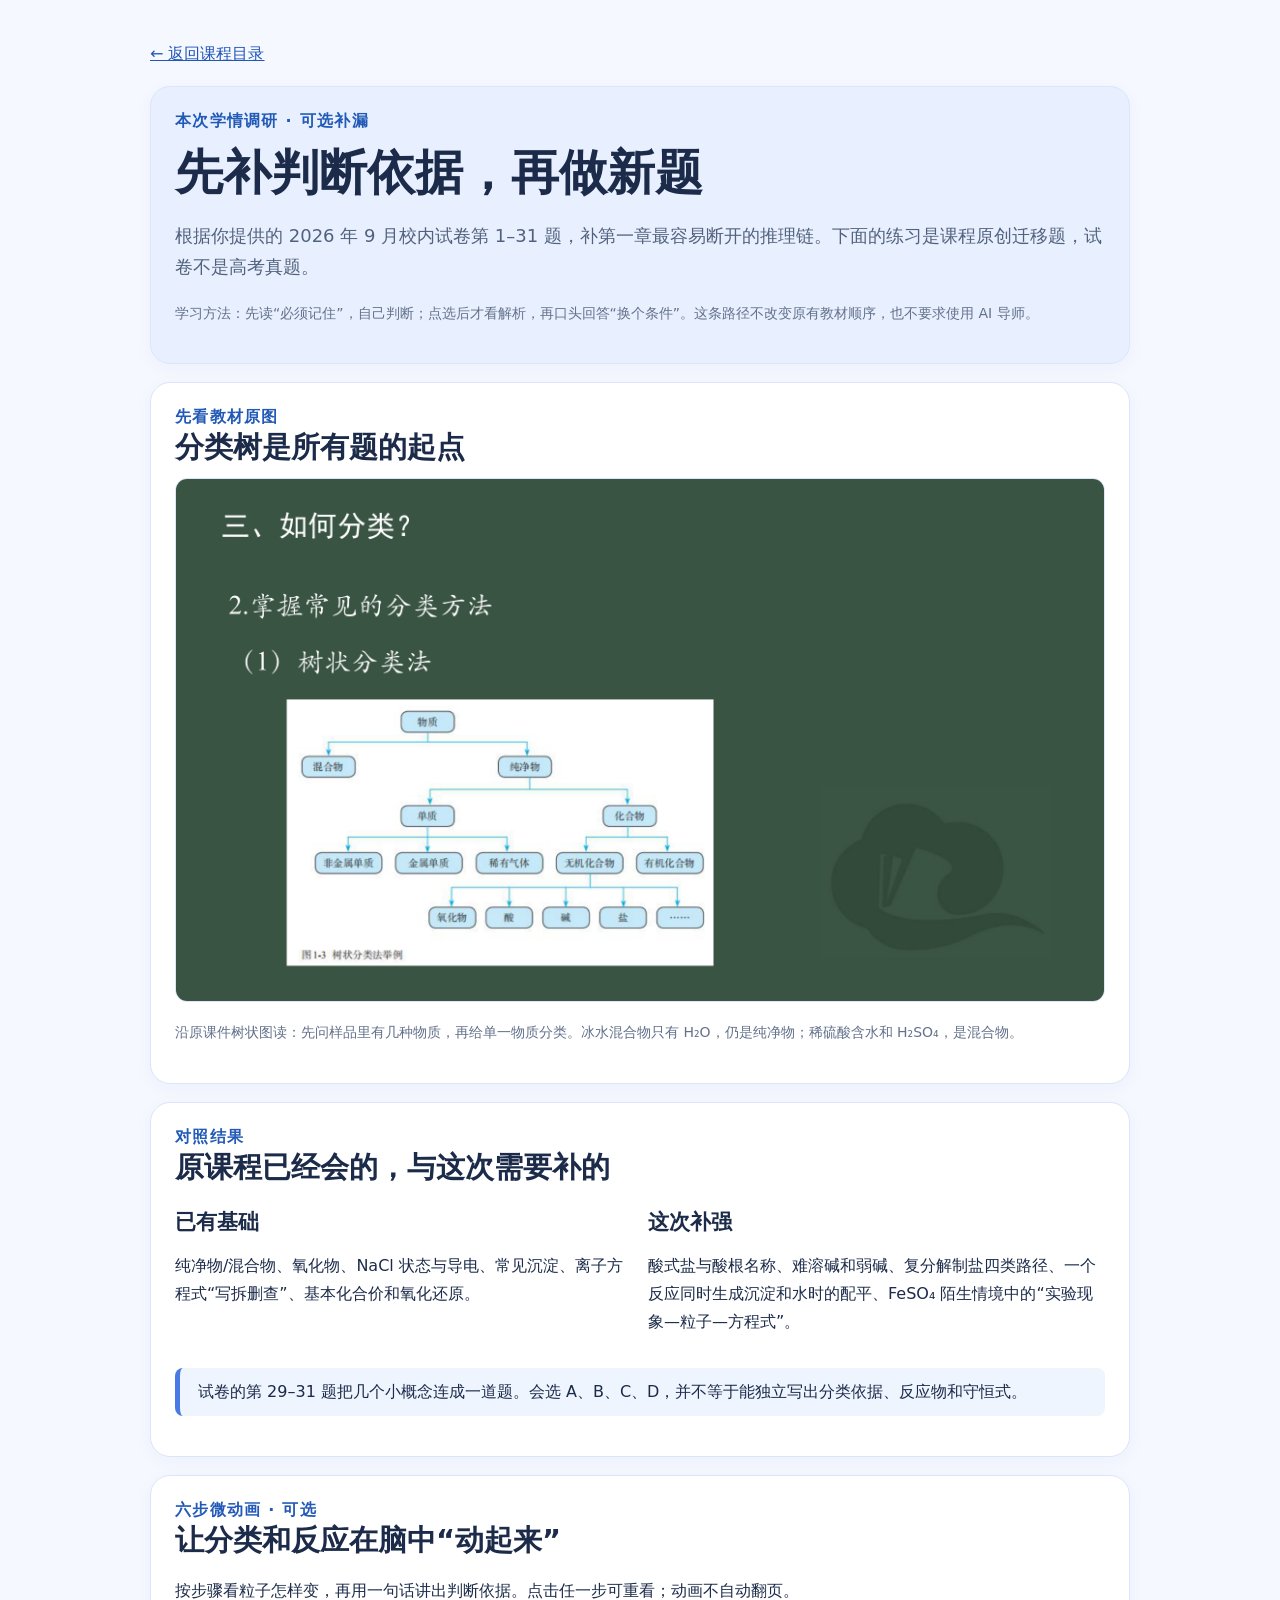
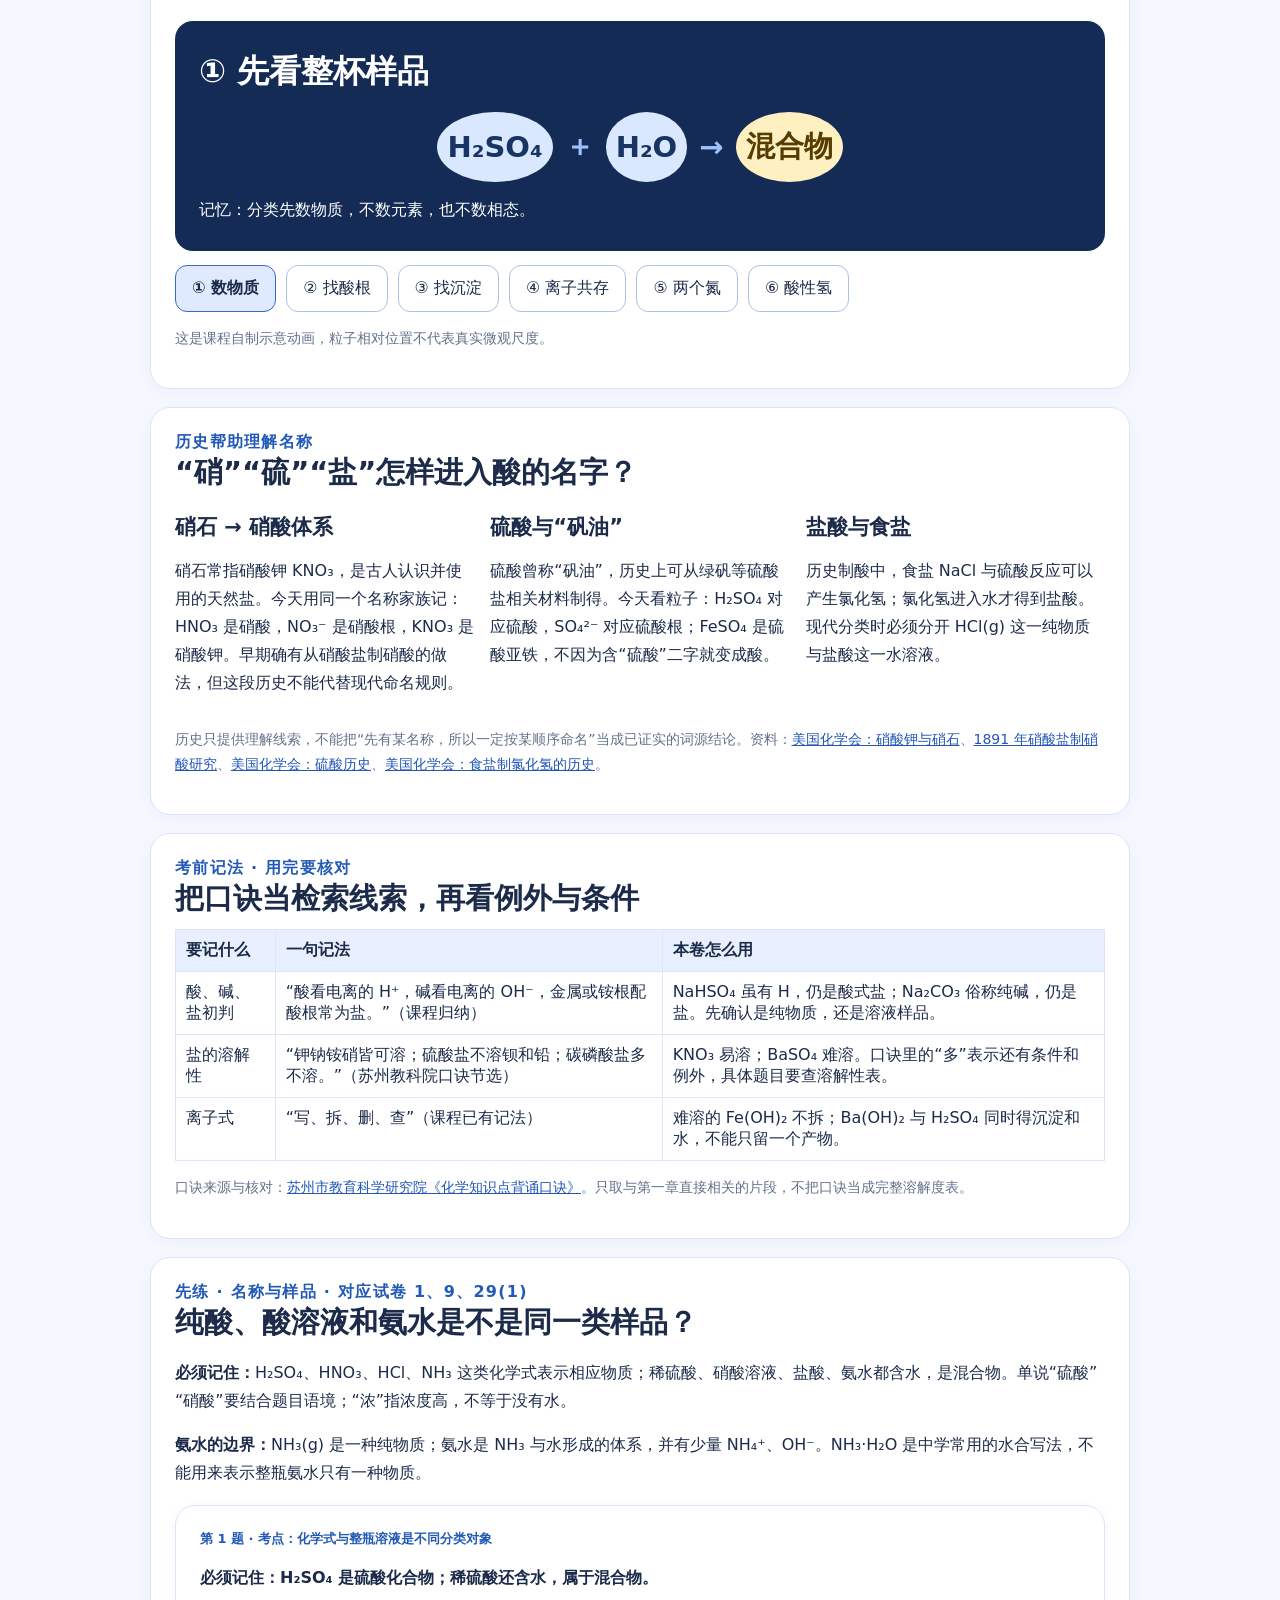
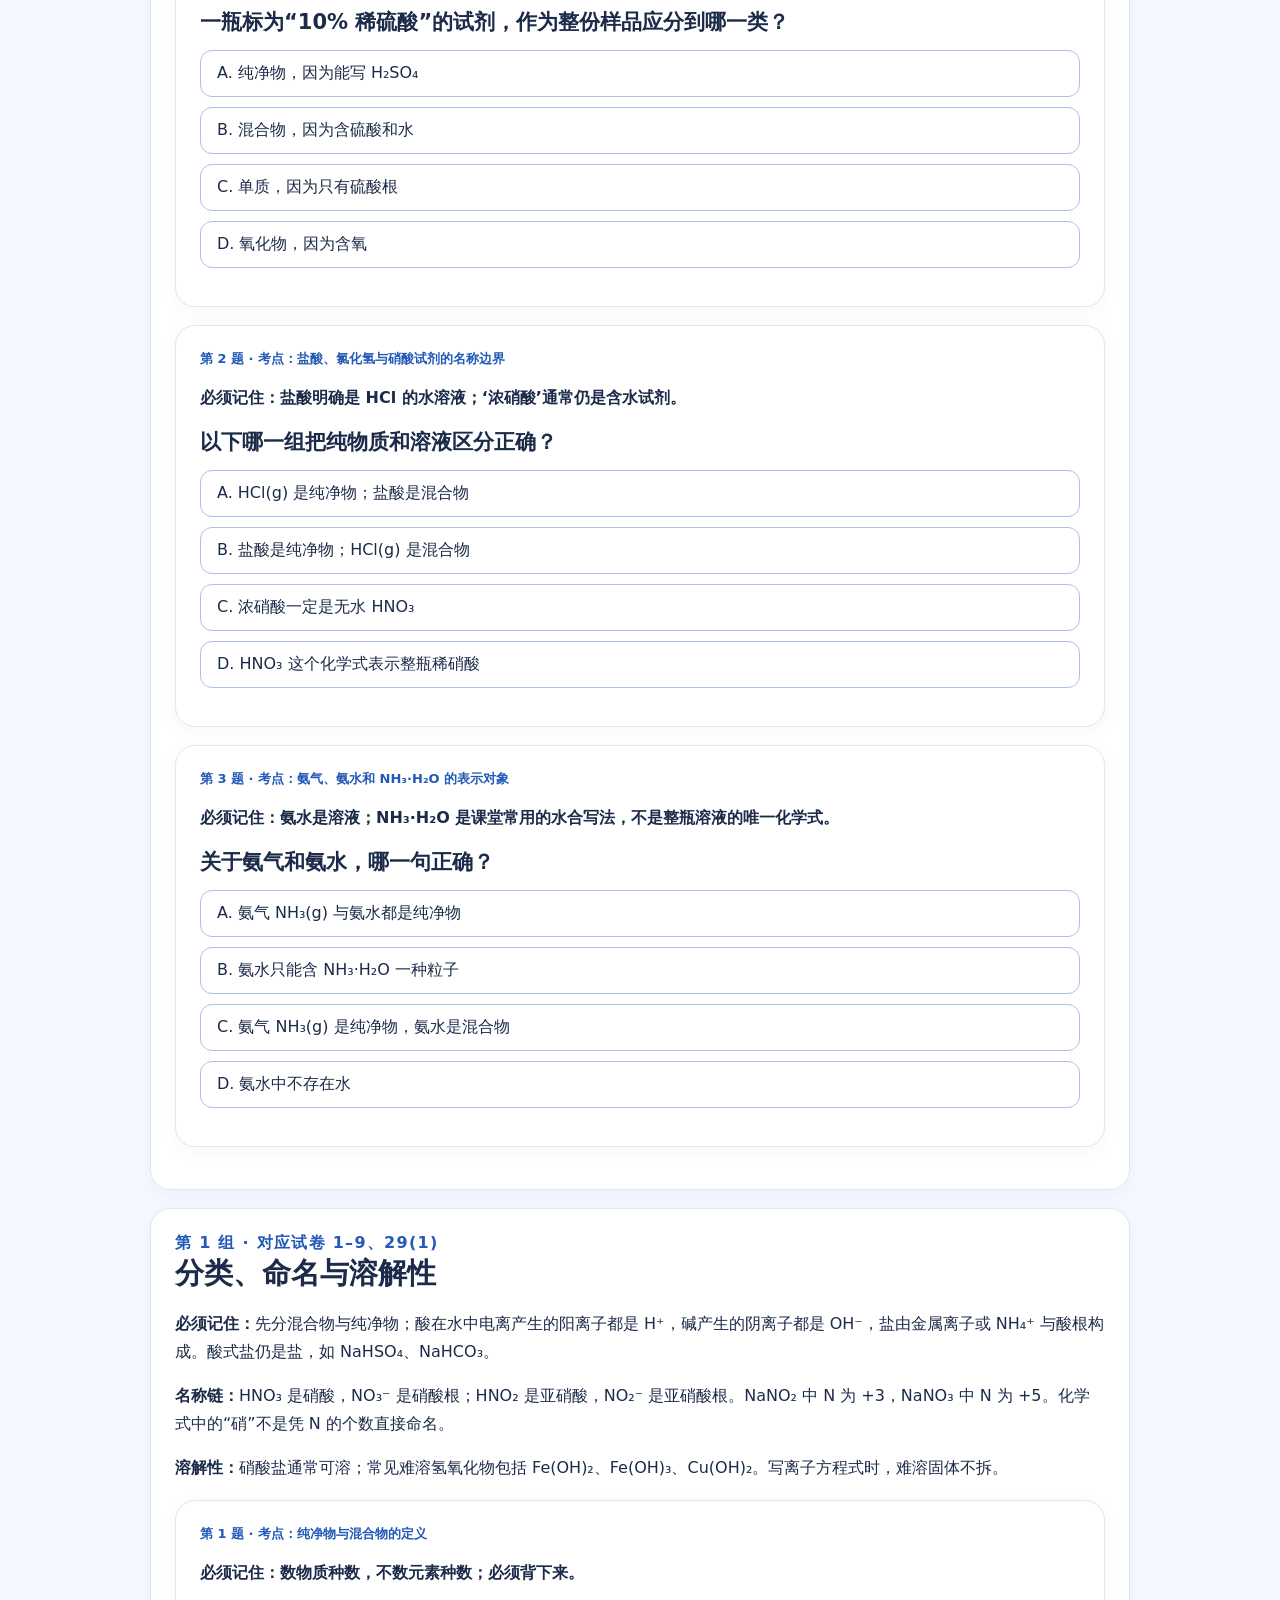
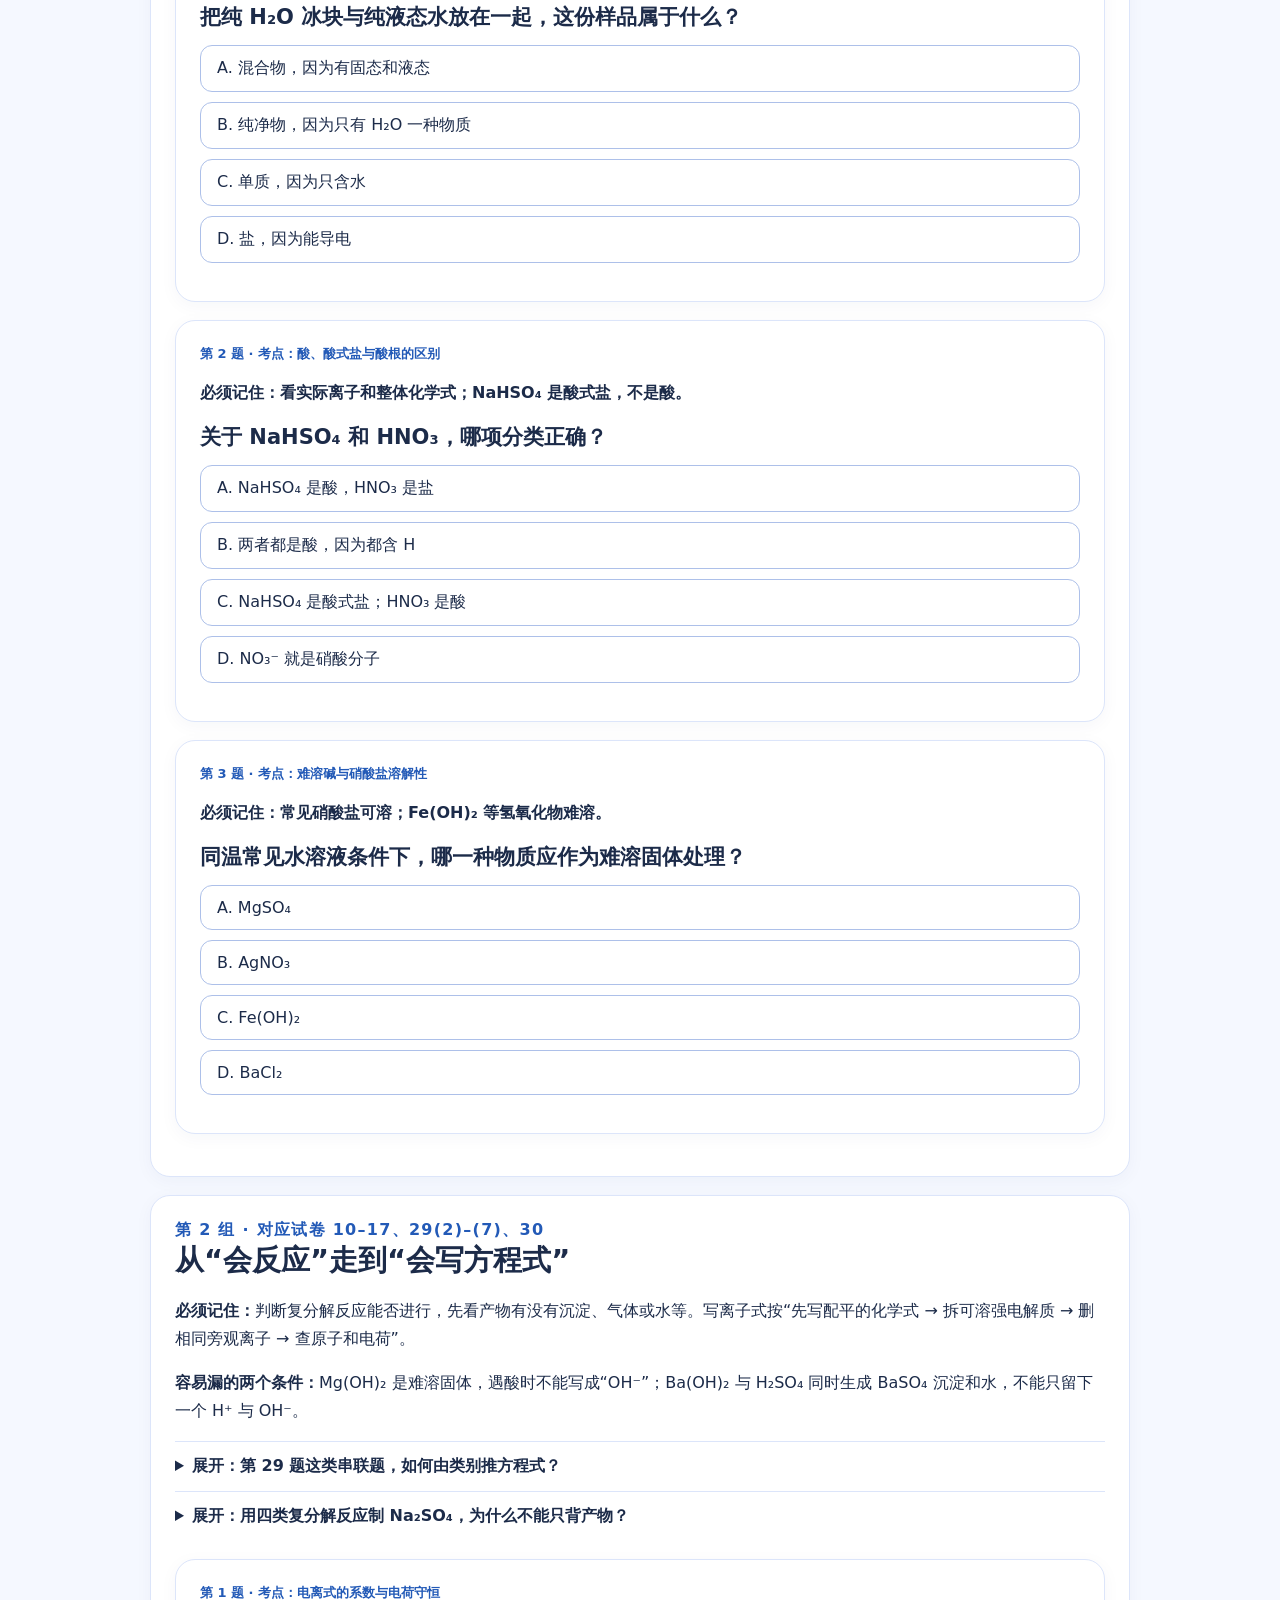
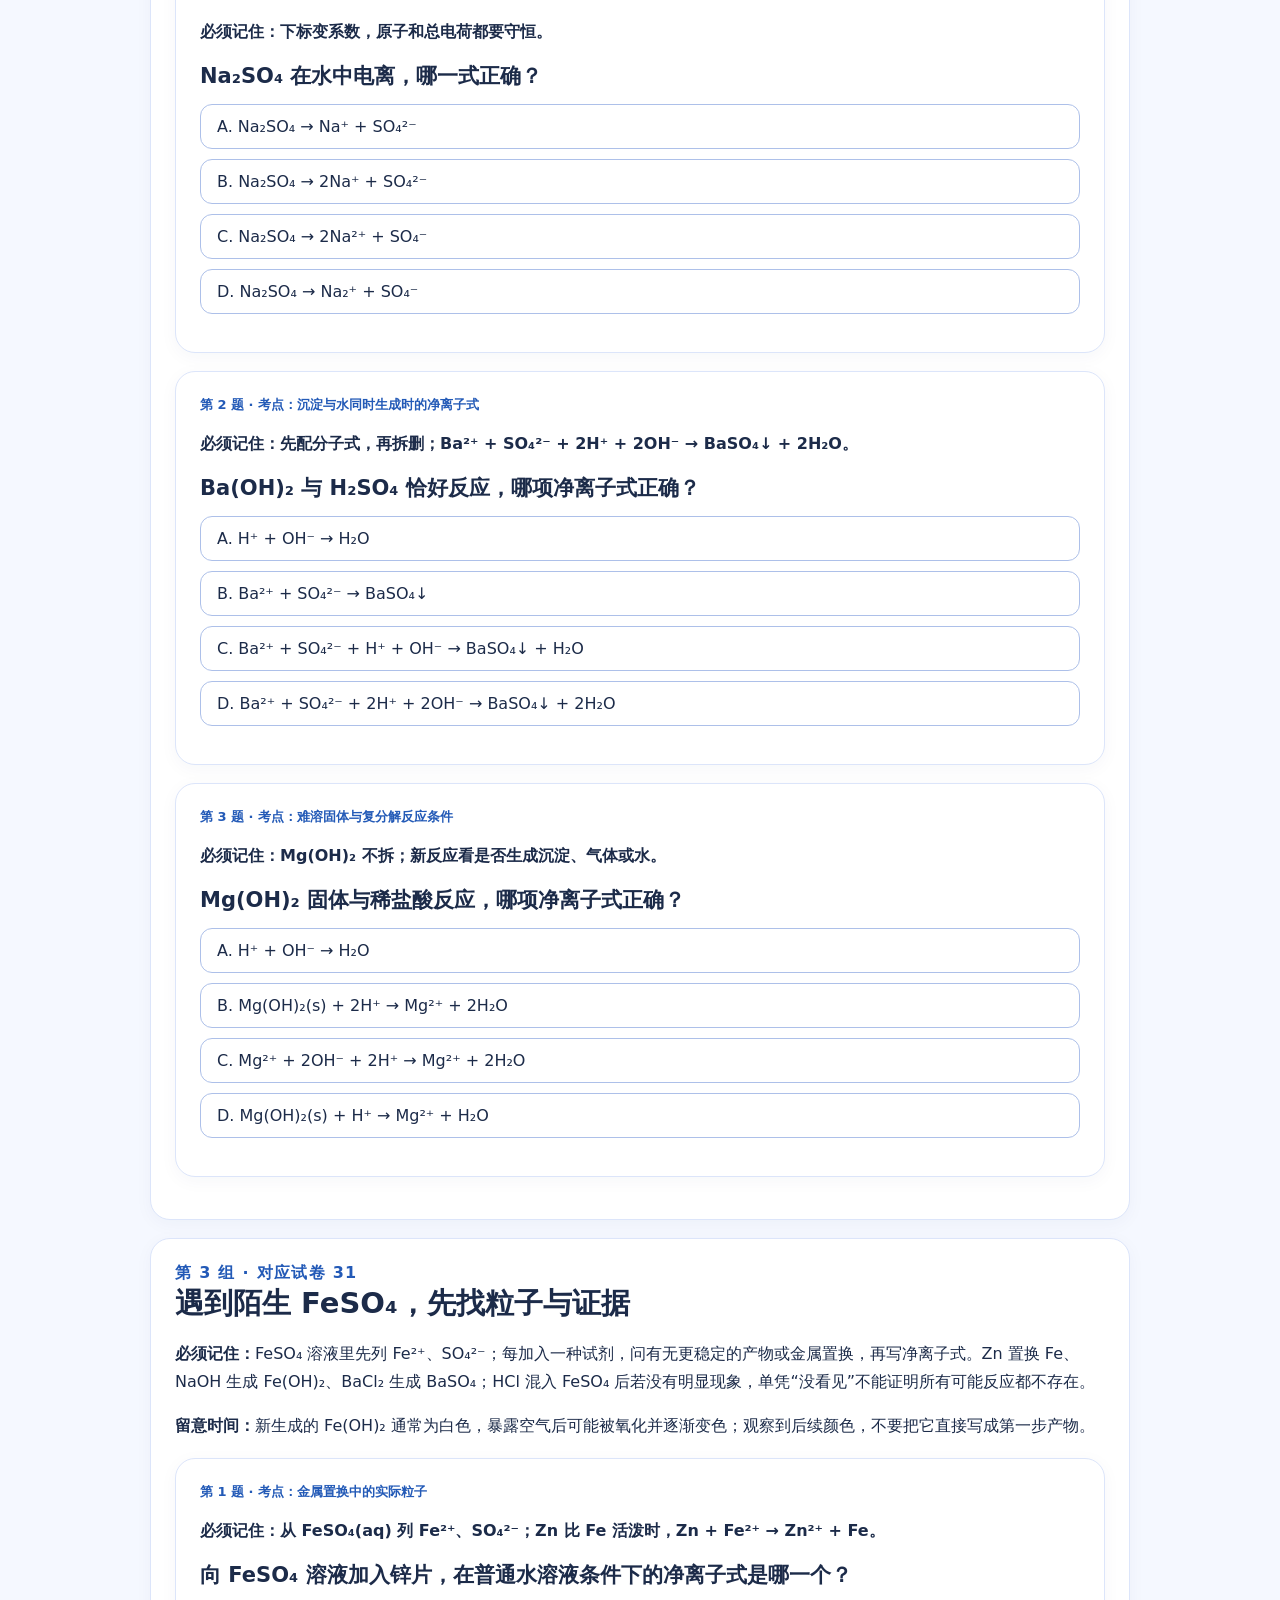
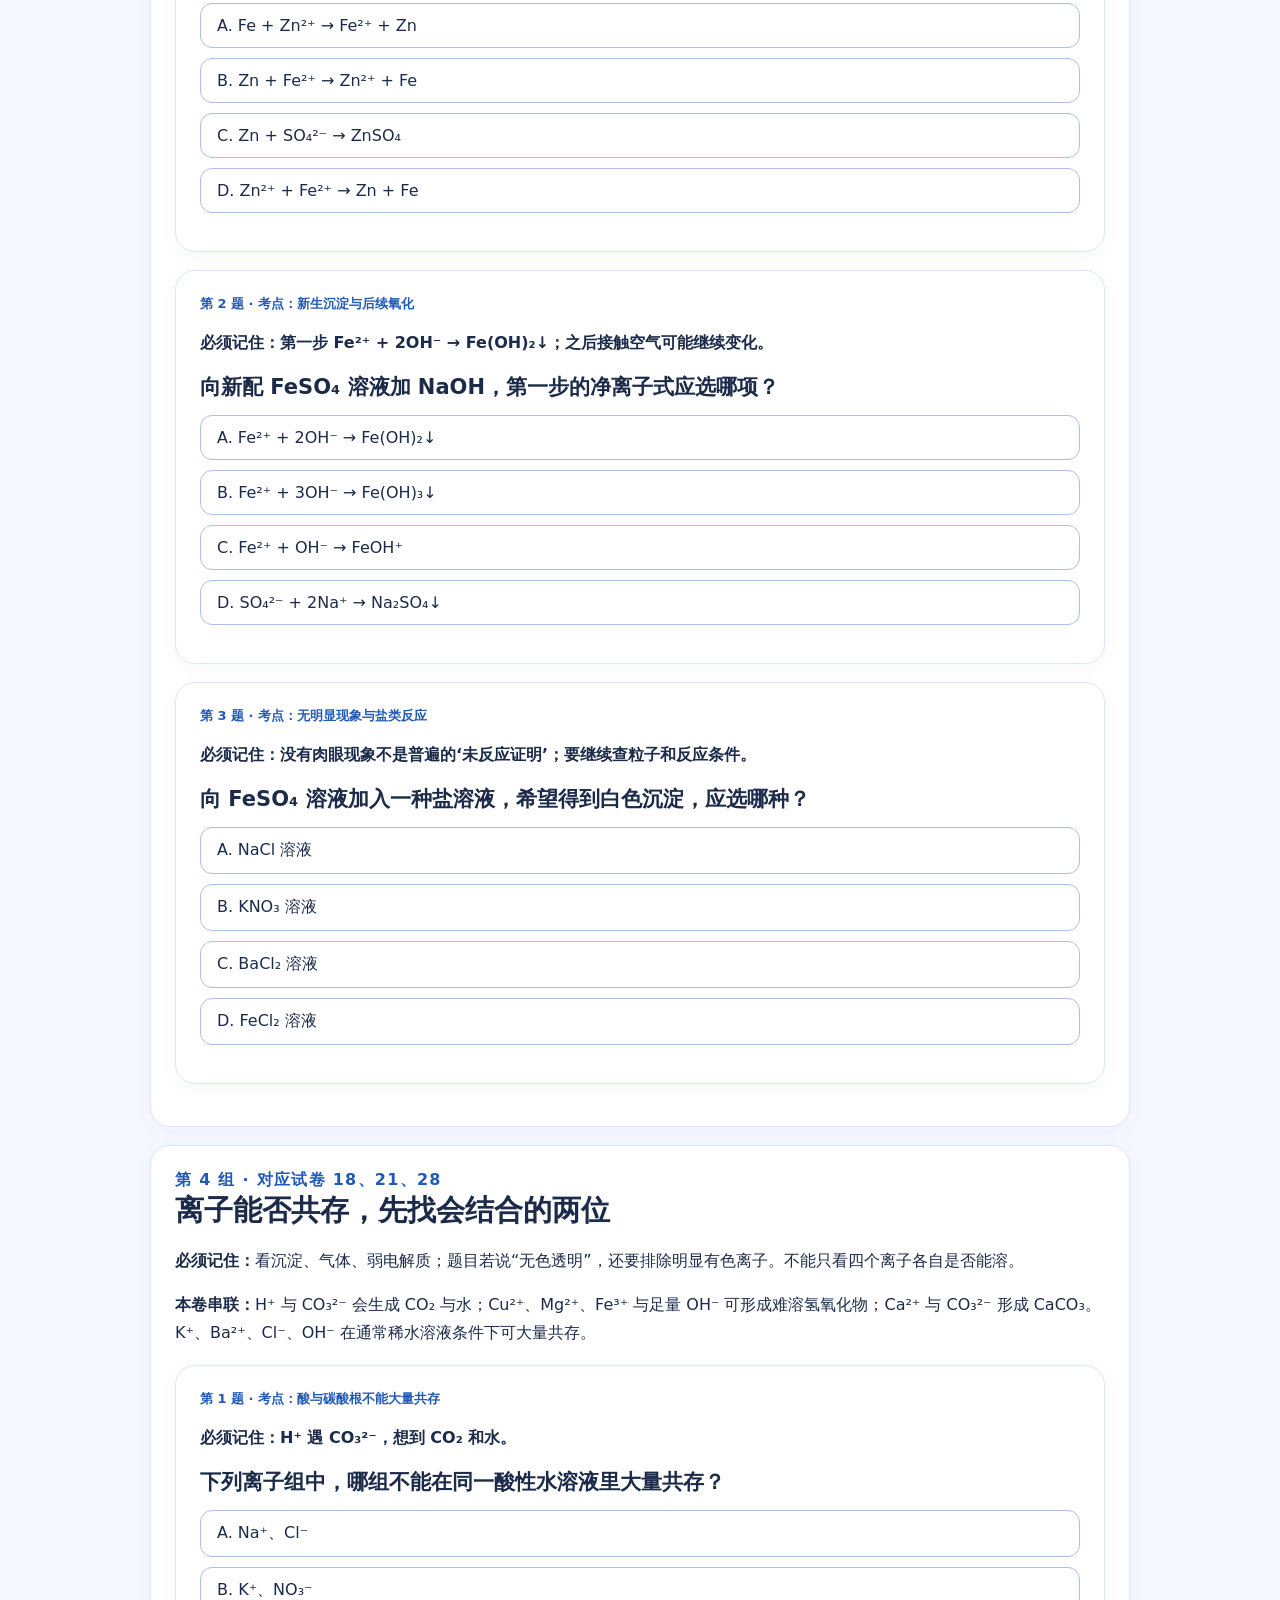
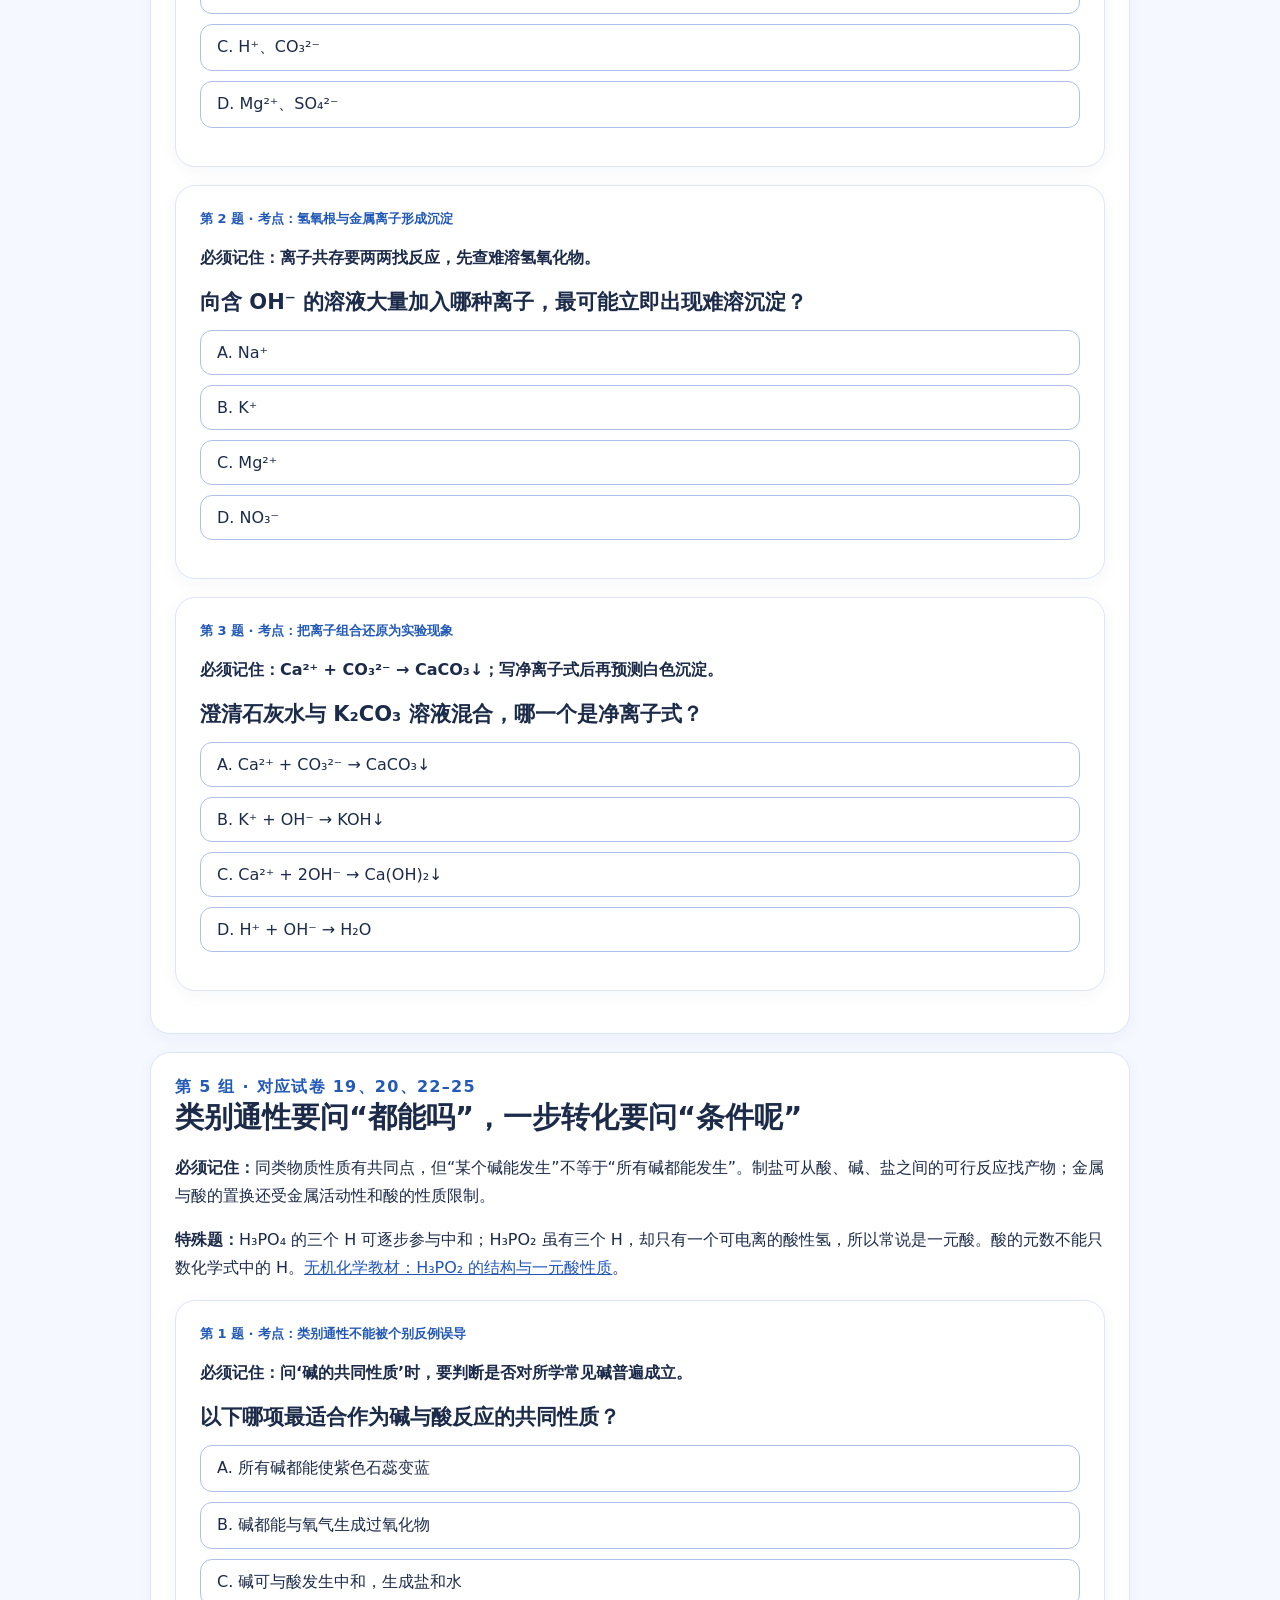
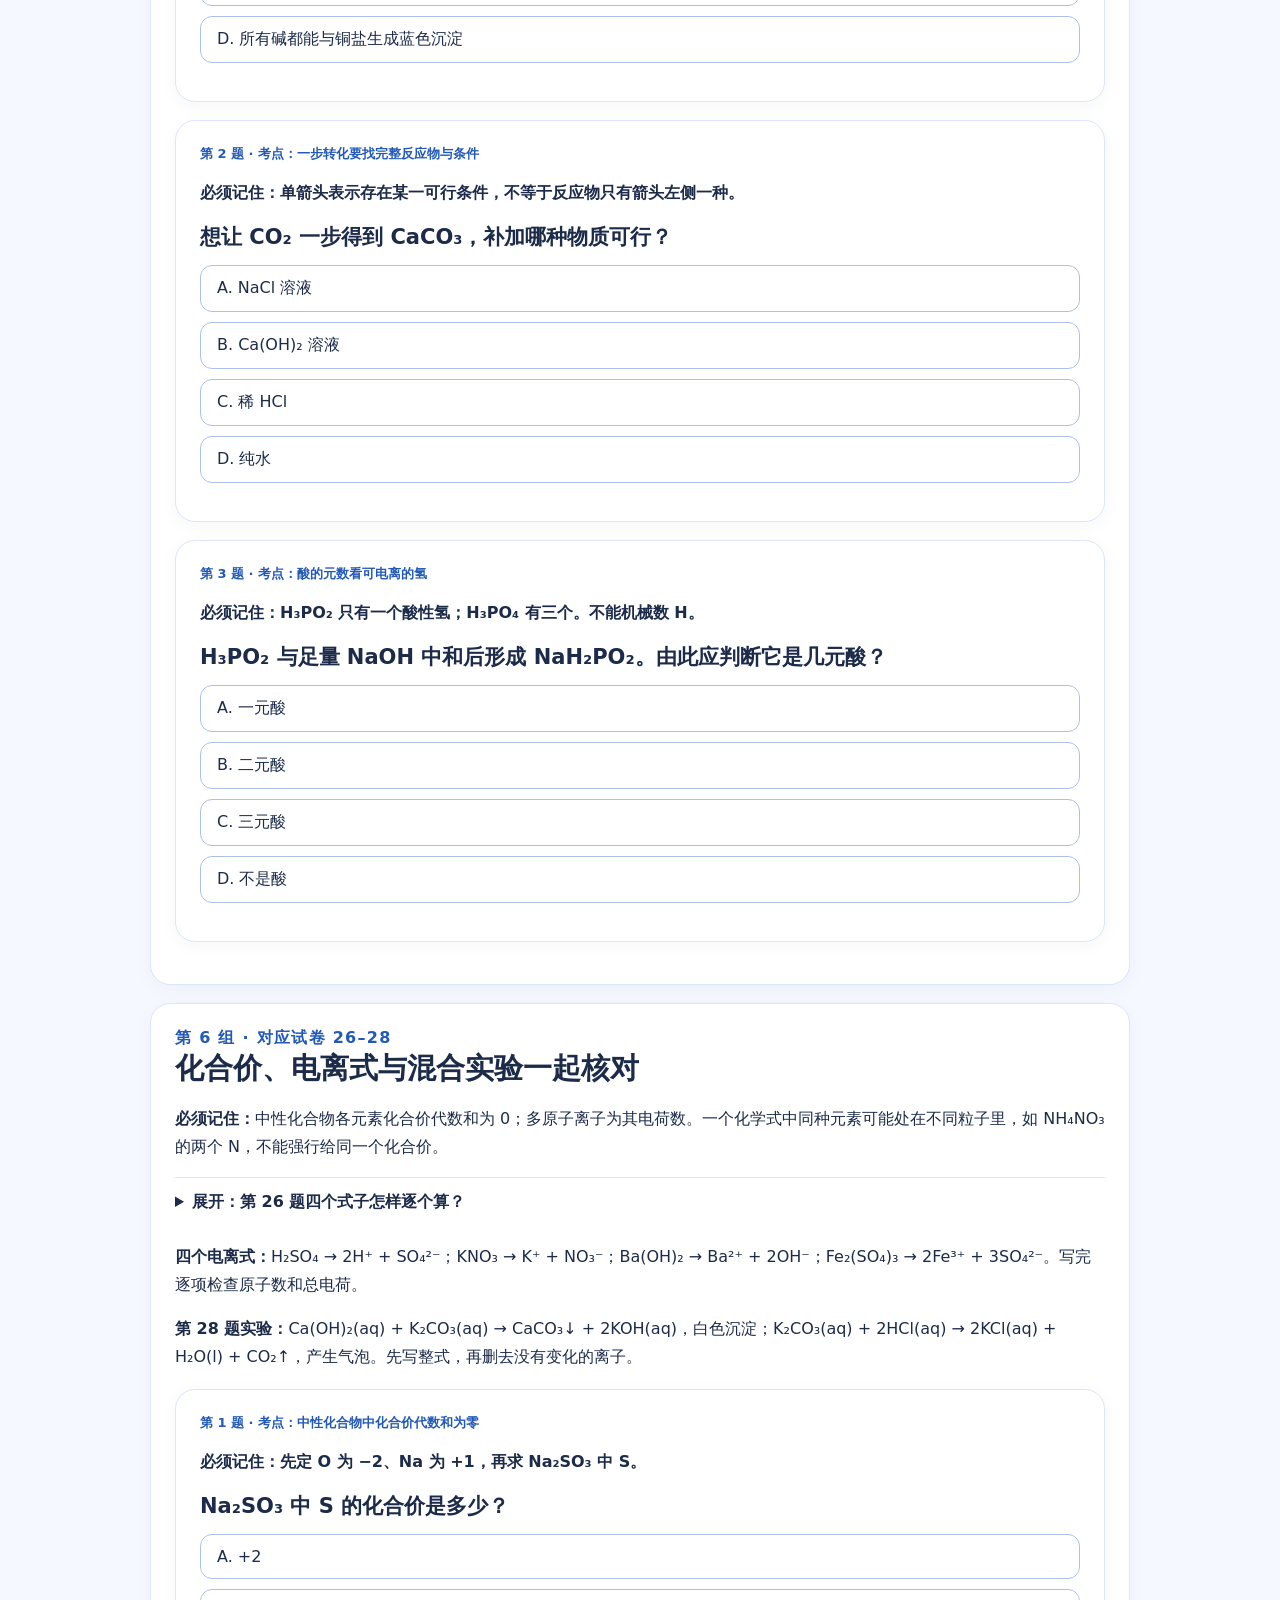
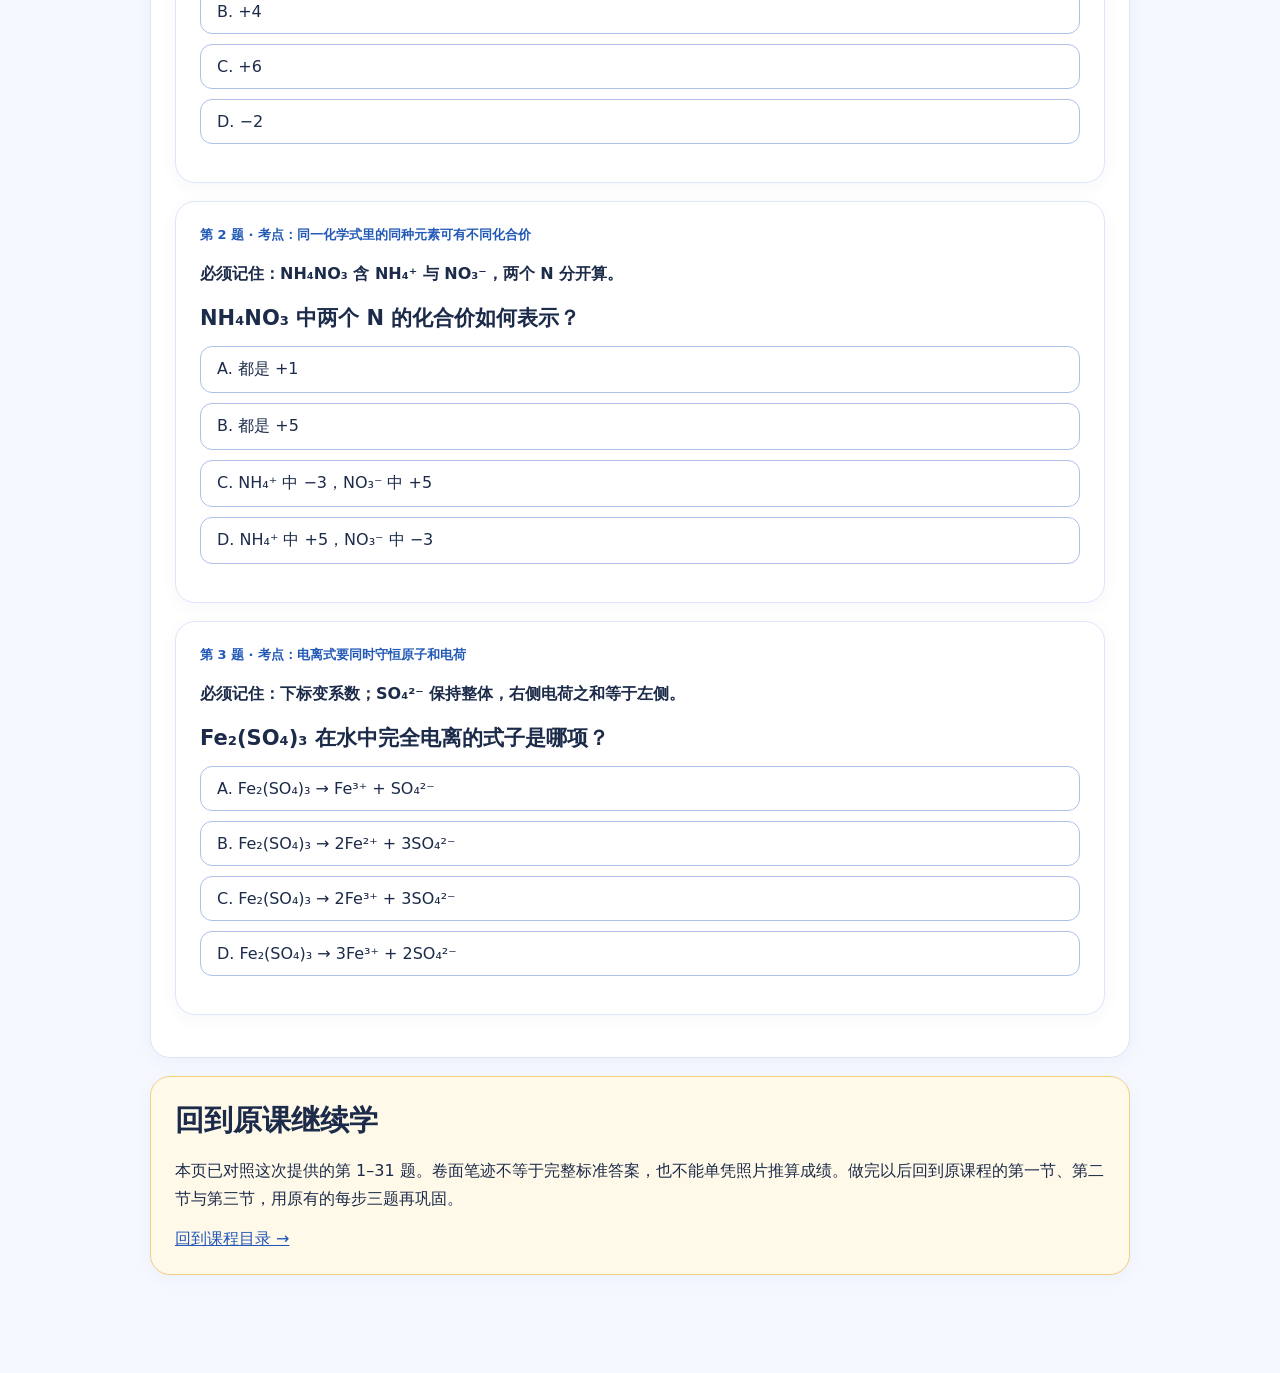
<file: outputs/chemistry-agentic-v0.1/exam-review-2026-09.html>
<!doctype html>
<html lang="zh-CN">
<head>
  <meta charset="utf-8">
  <meta name="viewport" content="width=device-width,initial-scale=1">
  <title>学情调研补漏 · 物质分类与离子反应</title>
  <style>
    :root{font-family:system-ui,-apple-system,"PingFang SC","Microsoft YaHei",sans-serif;color:#1c2b49;background:#f5f8ff}
    *{box-sizing:border-box}body{margin:0}main{max-width:1020px;margin:auto;padding:24px 20px 80px}
    a{color:#2256b8}h1{font-size:clamp(30px,5vw,48px);line-height:1.2;margin:12px 0}h2{font-size:29px;margin:0 0 10px}h3{font-size:21px;margin:10px 0}
    p,li{line-height:1.75}.lead{font-size:18px;color:#52627e}.eyebrow{color:#235ab7;font-weight:700;letter-spacing:.08em}
    .hero,.card,.question{background:#fff;border:1px solid #dce5fa;border-radius:20px;padding:24px;margin:18px 0;box-shadow:0 4px 18px #1d39600a}
    .hero{background:#e8f0ff}.note{border-left:5px solid #477be3;padding:10px 18px;background:#eef5ff;border-radius:8px}.warn{border-color:#f3cf80;background:#fff9ea}
    .map{max-width:100%;height:auto;border:1px solid #dce5fa;border-radius:12px}.small{color:#63718b;font-size:14px}.grid{display:grid;grid-template-columns:repeat(auto-fit,minmax(250px,1fr));gap:16px}
    .grid .card{margin:0}button{font:inherit;cursor:pointer;border-radius:12px;border:1px solid #adc0e9;background:#fff;padding:12px 16px;color:#1c2b49;text-align:left}
    button:hover,button:focus-visible{border-color:#3568d1;outline:2px solid #b4caff}.options{display:grid;gap:10px;margin:14px 0}
    .options button{width:100%}.options button[disabled]{cursor:default}.options button.correct{background:#e8f9ef;border-color:#37a569}.options button.wrong{background:#fff0ed;border-color:#df7667}
    .feedback{border-radius:12px;padding:16px;background:#ecf7f1;margin-top:14px}.feedback[hidden]{display:none}
    .tag{font-size:13px;color:#235ab7;font-weight:700}.rule{font-weight:700}.ref{color:#60708b;font-size:14px}
    table{width:100%;border-collapse:collapse;background:white}th,td{border:1px solid #dce5fa;padding:10px;text-align:left;vertical-align:top}th{background:#e8f0ff}
    details{border-top:1px solid #dce5fa;padding:14px 0}summary{cursor:pointer;font-weight:700}
    .motion-stage{min-height:230px;display:grid;align-content:center;gap:18px;padding:24px;border-radius:18px;background:#142b55;color:#fff;overflow:hidden}
    .motion-title{font-size:clamp(22px,4vw,32px);font-weight:800}.motion-line{display:flex;align-items:center;justify-content:center;gap:12px;flex-wrap:wrap;font-size:clamp(20px,3vw,29px);font-weight:700}
    .particle{display:inline-flex;align-items:center;justify-content:center;min-width:78px;min-height:70px;padding:10px;border-radius:50%;background:#d9e8ff;color:#173463;transition:transform .45s,opacity .45s,background .45s}.particle.outcome{background:#fff0c1;color:#573c00}
    .motion-stage.reveal .particle.outcome{transform:translateY(12px) scale(1.12)}.motion-arrow{color:#9ec2ff}.motion-controls{display:flex;flex-wrap:wrap;gap:10px;margin-top:14px}.motion-controls button[aria-current="step"]{background:#dfeafe;border-color:#3568d1;font-weight:700}
    @media(prefers-reduced-motion:reduce){.particle{transition:none}}
  </style>
</head>
<body><main>
  <p><a href="./index.html">← 返回课程目录</a></p>
  <header class="hero"><span class="eyebrow">本次学情调研 · 可选补漏</span><h1>先补判断依据，再做新题</h1><p class="lead">根据你提供的 2026 年 9 月校内试卷第 1–31 题，补第一章最容易断开的推理链。下面的练习是课程原创迁移题，试卷不是高考真题。</p><p class="small">学习方法：先读“必须记住”，自己判断；点选后才看解析，再口头回答“换个条件”。这条路径不改变原有教材顺序，也不要求使用 AI 导师。</p></header>

  <section class="card" aria-labelledby="map-title"><span class="eyebrow">先看教材原图</span><h2 id="map-title">分类树是所有题的起点</h2><a href="./assets/classification-tree.png" target="_blank" rel="noopener"><img class="map" src="./assets/classification-tree.png" alt="原课件的物质分类树：物质先分混合物与纯净物，纯净物再分单质与化合物"></a><p class="small">沿原课件树状图读：先问样品里有几种物质，再给单一物质分类。冰水混合物只有 H₂O，仍是纯净物；稀硫酸含水和 H₂SO₄，是混合物。</p></section>

  <section class="card" aria-labelledby="coverage-title"><span class="eyebrow">对照结果</span><h2 id="coverage-title">原课程已经会的，与这次需要补的</h2><div class="grid"><div><h3>已有基础</h3><p>纯净物/混合物、氧化物、NaCl 状态与导电、常见沉淀、离子方程式“写拆删查”、基本化合价和氧化还原。</p></div><div><h3>这次补强</h3><p>酸式盐与酸根名称、难溶碱和弱碱、复分解制盐四类路径、一个反应同时生成沉淀和水时的配平、FeSO₄ 陌生情境中的“实验现象—粒子—方程式”。</p></div></div><p class="note">试卷的第 29–31 题把几个小概念连成一道题。会选 A、B、C、D，并不等于能独立写出分类依据、反应物和守恒式。</p></section>

  <section class="card" aria-labelledby="motion-heading"><span class="eyebrow">六步微动画 · 可选</span><h2 id="motion-heading">让分类和反应在脑中“动起来”</h2><p>按步骤看粒子怎样变，再用一句话讲出判断依据。点击任一步可重看；动画不自动翻页。</p><div class="motion-stage" id="motion-stage" role="img" aria-label="第 1 步：一杯稀硫酸中有硫酸与水，因此整杯是混合物"><div class="motion-title" id="motion-title">① 先看整杯样品</div><div class="motion-line" id="motion-line"><span class="particle">H₂SO₄</span><span class="motion-arrow">＋</span><span class="particle">H₂O</span><span class="motion-arrow">→</span><span class="particle outcome">混合物</span></div><div id="motion-caption">记忆：分类先数物质，不数元素，也不数相态。</div></div><div class="motion-controls" aria-label="动画步骤"><button type="button" data-motion="0" aria-current="step">① 数物质</button><button type="button" data-motion="1">② 找酸根</button><button type="button" data-motion="2">③ 找沉淀</button><button type="button" data-motion="3">④ 离子共存</button><button type="button" data-motion="4">⑤ 两个氮</button><button type="button" data-motion="5">⑥ 酸性氢</button></div><p class="small">这是课程自制示意动画，粒子相对位置不代表真实微观尺度。</p></section>

  <section class="card" aria-labelledby="history-heading"><span class="eyebrow">历史帮助理解名称</span><h2 id="history-heading">“硝”“硫”“盐”怎样进入酸的名字？</h2><div class="grid"><div><h3>硝石 → 硝酸体系</h3><p>硝石常指硝酸钾 KNO₃，是古人认识并使用的天然盐。今天用同一个名称家族记：HNO₃ 是硝酸，NO₃⁻ 是硝酸根，KNO₃ 是硝酸钾。早期确有从硝酸盐制硝酸的做法，但这段历史不能代替现代命名规则。</p></div><div><h3>硫酸与“矾油”</h3><p>硫酸曾称“矾油”，历史上可从绿矾等硫酸盐相关材料制得。今天看粒子：H₂SO₄ 对应硫酸，SO₄²⁻ 对应硫酸根；FeSO₄ 是硫酸亚铁，不因为含“硫酸”二字就变成酸。</p></div><div><h3>盐酸与食盐</h3><p>历史制酸中，食盐 NaCl 与硫酸反应可以产生氯化氢；氯化氢进入水才得到盐酸。现代分类时必须分开 HCl(g) 这一纯物质与盐酸这一水溶液。</p></div></div><p class="small">历史只提供理解线索，不能把“先有某名称，所以一定按某顺序命名”当成已证实的词源结论。资料：<a href="https://www.acs.org/molecule-of-the-week/archive/p/potassium-nitrate.html" target="_blank" rel="noopener">美国化学会：硝酸钾与硝石</a>、<a href="https://pubs.acs.org/doi/10.1021/ja02124a037" target="_blank" rel="noopener">1891 年硝酸盐制硝酸研究</a>、<a href="https://www.acs.org/molecule-of-the-week/archive/s/sulfuric-acid.html" target="_blank" rel="noopener">美国化学会：硫酸历史</a>、<a href="https://pubs.acs.org/subscribe/archive/tcaw/10/i09/html/09chemch.html" target="_blank" rel="noopener">美国化学会：食盐制氯化氢的历史</a>。</p></section>

  <section class="card" aria-labelledby="mnemonic-heading"><span class="eyebrow">考前记法 · 用完要核对</span><h2 id="mnemonic-heading">把口诀当检索线索，再看例外与条件</h2><table><thead><tr><th>要记什么</th><th>一句记法</th><th>本卷怎么用</th></tr></thead><tbody><tr><td>酸、碱、盐初判</td><td>“酸看电离的 H⁺，碱看电离的 OH⁻，金属或铵根配酸根常为盐。”（课程归纳）</td><td>NaHSO₄ 虽有 H，仍是酸式盐；Na₂CO₃ 俗称纯碱，仍是盐。先确认是纯物质，还是溶液样品。</td></tr><tr><td>盐的溶解性</td><td>“钾钠铵硝皆可溶；硫酸盐不溶钡和铅；碳磷酸盐多不溶。”（苏州教科院口诀节选）</td><td>KNO₃ 易溶；BaSO₄ 难溶。口诀里的“多”表示还有条件和例外，具体题目要查溶解性表。</td></tr><tr><td>离子式</td><td>“写、拆、删、查”（课程已有记法）</td><td>难溶的 Fe(OH)₂ 不拆；Ba(OH)₂ 与 H₂SO₄ 同时得沉淀和水，不能只留一个产物。</td></tr></tbody></table><p class="small">口诀来源与核对：<a href="https://szteacher.suzhou.edu.cn/News.aspx?ID=98836&amp;NTID=65" target="_blank" rel="noopener">苏州市教育科学研究院《化学知识点背诵口诀》</a>。只取与第一章直接相关的片段，不把口诀当成完整溶解度表。</p></section>

  <section class="card"><span class="eyebrow">先练 · 名称与样品 · 对应试卷 1、9、29(1)</span><h2>纯酸、酸溶液和氨水是不是同一类样品？</h2><p><strong>必须记住：</strong>H₂SO₄、HNO₃、HCl、NH₃ 这类化学式表示相应物质；稀硫酸、硝酸溶液、盐酸、氨水都含水，是混合物。单说“硫酸”“硝酸”要结合题目语境；“浓”指浓度高，不等于没有水。</p><p><strong>氨水的边界：</strong>NH₃(g) 是一种纯物质；氨水是 NH₃ 与水形成的体系，并有少量 NH₄⁺、OH⁻。NH₃·H₂O 是中学常用的水合写法，不能用来表示整瓶氨水只有一种物质。</p><div id="group-samples"></div></section>

  <section class="card"><span class="eyebrow">第 1 组 · 对应试卷 1–9、29(1)</span><h2>分类、命名与溶解性</h2><p><strong>必须记住：</strong>先分混合物与纯净物；酸在水中电离产生的阳离子都是 H⁺，碱产生的阴离子都是 OH⁻，盐由金属离子或 NH₄⁺ 与酸根构成。酸式盐仍是盐，如 NaHSO₄、NaHCO₃。</p><p><strong>名称链：</strong>HNO₃ 是硝酸，NO₃⁻ 是硝酸根；HNO₂ 是亚硝酸，NO₂⁻ 是亚硝酸根。NaNO₂ 中 N 为 +3，NaNO₃ 中 N 为 +5。化学式中的“硝”不是凭 N 的个数直接命名。</p><p><strong>溶解性：</strong>硝酸盐通常可溶；常见难溶氢氧化物包括 Fe(OH)₂、Fe(OH)₃、Cu(OH)₂。写离子方程式时，难溶固体不拆。</p><div id="group-class"></div></section>

  <section class="card"><span class="eyebrow">第 2 组 · 对应试卷 10–17、29(2)–(7)、30</span><h2>从“会反应”走到“会写方程式”</h2><p><strong>必须记住：</strong>判断复分解反应能否进行，先看产物有没有沉淀、气体或水等。写离子式按“先写配平的化学式 → 拆可溶强电解质 → 删相同旁观离子 → 查原子和电荷”。</p><p><strong>容易漏的两个条件：</strong>Mg(OH)₂ 是难溶固体，遇酸时不能写成“OH⁻”；Ba(OH)₂ 与 H₂SO₄ 同时生成 BaSO₄ 沉淀和水，不能只留下一个 H⁺ 与 OH⁻。</p><details><summary>展开：第 29 题这类串联题，如何由类别推方程式？</summary><table><thead><tr><th>组合</th><th>先找变化</th><th>示范</th></tr></thead><tbody><tr><td>一水合氨 + 盐酸</td><td>弱碱与酸生成铵盐和水；弱碱在净离子式中不拆</td><td>NH₃·H₂O + HCl → NH₄Cl + H₂O</td></tr><tr><td>硫酸氢钠 + 氢氧化钠</td><td>酸式盐仍是盐，但溶液中的酸性氢能被 OH⁻ 中和</td><td>NaHSO₄ + NaOH → Na₂SO₄ + H₂O</td></tr><tr><td>氢氧化钡 + 碳酸钾</td><td>Ba²⁺ 与 CO₃²⁻ 生成难溶盐</td><td>Ba(OH)₂ + K₂CO₃ → BaCO₃↓ + 2KOH</td></tr><tr><td>二氧化硫 + 氧化钙或碱</td><td>SO₂ 是酸性氧化物，分别与碱性氧化物、碱反应</td><td>SO₂ + CaO → CaSO₃；SO₂ + Ba(OH)₂ → BaSO₃↓ + H₂O</td></tr></tbody></table><p class="small">先读题目给出的物质，再判断是否在题设条件下能反应；示范中的弱碱、一水合氨和亚硫酸盐也要与名称对应起来。</p></details><details><summary>展开：用四类复分解反应制 Na₂SO₄，为什么不能只背产物？</summary><table><thead><tr><th>类别</th><th>可行示例</th><th>让反应进行的产物</th></tr></thead><tbody><tr><td>酸 + 碱</td><td>H₂SO₄ + 2NaOH → Na₂SO₄ + 2H₂O</td><td>水</td></tr><tr><td>酸 + 盐</td><td>H₂SO₄ + Na₂CO₃ → Na₂SO₄ + CO₂↑ + H₂O</td><td>气体和水</td></tr><tr><td>碱 + 盐</td><td>2NaOH + CuSO₄ → Na₂SO₄ + Cu(OH)₂↓</td><td>沉淀</td></tr><tr><td>盐 + 盐</td><td>Na₂CO₃ + MgSO₄ → Na₂SO₄ + MgCO₃↓</td><td>沉淀</td></tr></tbody></table><p class="small">这里强调方程式的学习示例；实际制备还需考虑纯度、过滤等操作。盐 + 盐的示例取可溶盐水溶液。</p></details><div id="group-equation"></div></section>

  <section class="card"><span class="eyebrow">第 3 组 · 对应试卷 31</span><h2>遇到陌生 FeSO₄，先找粒子与证据</h2><p><strong>必须记住：</strong>FeSO₄ 溶液里先列 Fe²⁺、SO₄²⁻；每加入一种试剂，问有无更稳定的产物或金属置换，再写净离子式。Zn 置换 Fe、NaOH 生成 Fe(OH)₂、BaCl₂ 生成 BaSO₄；HCl 混入 FeSO₄ 后若没有明显现象，单凭“没看见”不能证明所有可能反应都不存在。</p><p><strong>留意时间：</strong>新生成的 Fe(OH)₂ 通常为白色，暴露空气后可能被氧化并逐渐变色；观察到后续颜色，不要把它直接写成第一步产物。</p><div id="group-iron"></div></section>

  <section class="card"><span class="eyebrow">第 4 组 · 对应试卷 18、21、28</span><h2>离子能否共存，先找会结合的两位</h2><p><strong>必须记住：</strong>看沉淀、气体、弱电解质；题目若说“无色透明”，还要排除明显有色离子。不能只看四个离子各自是否能溶。</p><p><strong>本卷串联：</strong>H⁺ 与 CO₃²⁻ 会生成 CO₂ 与水；Cu²⁺、Mg²⁺、Fe³⁺ 与足量 OH⁻ 可形成难溶氢氧化物；Ca²⁺ 与 CO₃²⁻ 形成 CaCO₃。K⁺、Ba²⁺、Cl⁻、OH⁻ 在通常稀水溶液条件下可大量共存。</p><div id="group-coexist"></div></section>

  <section class="card"><span class="eyebrow">第 5 组 · 对应试卷 19、20、22–25</span><h2>类别通性要问“都能吗”，一步转化要问“条件呢”</h2><p><strong>必须记住：</strong>同类物质性质有共同点，但“某个碱能发生”不等于“所有碱都能发生”。制盐可从酸、碱、盐之间的可行反应找产物；金属与酸的置换还受金属活动性和酸的性质限制。</p><p><strong>特殊题：</strong>H₃PO₄ 的三个 H 可逐步参与中和；H₃PO₂ 虽有三个 H，却只有一个可电离的酸性氢，所以常说是一元酸。酸的元数不能只数化学式中的 H。<a href="https://chem.libretexts.org/Bookshelves/Inorganic_Chemistry/Inorganic_Chemistry_%28Saito%29/04%3A_Chemistry_of_Nonmetallic_Elements/4.03%3A_Oxygen_and_oxides_%28Part_1%29" target="_blank" rel="noopener">无机化学教材：H₃PO₂ 的结构与一元酸性质</a>。</p><div id="group-transfer"></div></section>

  <section class="card"><span class="eyebrow">第 6 组 · 对应试卷 26–28</span><h2>化合价、电离式与混合实验一起核对</h2><p><strong>必须记住：</strong>中性化合物各元素化合价代数和为 0；多原子离子为其电荷数。一个化学式中同种元素可能处在不同粒子里，如 NH₄NO₃ 的两个 N，不能强行给同一个化合价。</p><details><summary>展开：第 26 题四个式子怎样逐个算？</summary><table><thead><tr><th>式子</th><th>计算依据</th><th>指定元素价态</th></tr></thead><tbody><tr><td>Na₂SO₃</td><td>2(+1)+x+3(−2)=0</td><td>S 为 +4</td></tr><tr><td>Fe₂(OH)₂Cl₄</td><td>2x+2(−1)+4(−1)=0</td><td>Fe 为 +3</td></tr><tr><td>NH₄NO₃</td><td>NH₄⁺：x+4(+1)=+1；NO₃⁻：y+3(−2)=−1</td><td>两个 N 分别为 −3、+5</td></tr><tr><td>MnSO₄</td><td>SO₄²⁻ 整体为 −2，中性盐中 Mn 与它平衡</td><td>Mn 为 +2</td></tr></tbody></table><p>氯还可呈多种正化合价。写氯的氧化物时先选氯的价态，再用 O 为 −2 配平，例如 Cl₂O 中 Cl 为 +1，Cl₂O₅ 中 Cl 为 +5；单质 Cl₂ 中为 0。</p></details><p><strong>四个电离式：</strong>H₂SO₄ → 2H⁺ + SO₄²⁻；KNO₃ → K⁺ + NO₃⁻；Ba(OH)₂ → Ba²⁺ + 2OH⁻；Fe₂(SO₄)₃ → 2Fe³⁺ + 3SO₄²⁻。写完逐项检查原子数和总电荷。</p><p><strong>第 28 题实验：</strong>Ca(OH)₂(aq) + K₂CO₃(aq) → CaCO₃↓ + 2KOH(aq)，白色沉淀；K₂CO₃(aq) + 2HCl(aq) → 2KCl(aq) + H₂O(l) + CO₂↑，产生气泡。先写整式，再删去没有变化的离子。</p><div id="group-formula"></div></section>

  <footer class="card warn"><h2>回到原课继续学</h2><p>本页已对照这次提供的第 1–31 题。卷面笔迹不等于完整标准答案，也不能单凭照片推算成绩。做完以后回到原课程的第一节、第二节与第三节，用原有的每步三题再巩固。</p><a href="./index.html">回到课程目录 →</a></footer>
</main>
<script>
"use strict";
const motionSteps=[
  {title:"① 先看整杯样品",parts:["H₂SO₄","＋","H₂O","→","混合物"],caption:"记忆：分类先数物质，不数元素，也不数相态。",label:"第 1 步：一杯稀硫酸中有硫酸与水，因此整杯是混合物"},
  {title:"② 再找名称中的共同部分",parts:["HNO₃","→","NO₃⁻","→","硝酸根"],caption:"记忆：硝酸、硝酸根、硝酸盐是一家；NO₂⁻ 是亚硝酸根，别混淆。",label:"第 2 步：从硝酸 HNO₃ 识别硝酸根 NO₃⁻；亚硝酸根 NO₂⁻ 不同"},
  {title:"③ 最后找真正变化的离子",parts:["Ba²⁺","＋","SO₄²⁻","→","BaSO₄↓"],caption:"记忆：先列离子，后看难溶产物；旁观离子不写进净离子式。",label:"第 3 步：钡离子与硫酸根形成难溶的硫酸钡沉淀"},
  {title:"④ 检查离子能否共存",parts:["2H⁺","＋","CO₃²⁻","→","CO₂↑"],caption:"还生成 H₂O；看到碳酸根和足量酸，就要想到气体。",label:"第 4 步：两个氢离子与碳酸根不能大量共存，反应生成二氧化碳和水"},
  {title:"⑤ 同一个式子，两个氮分开算",parts:["NH₄⁺","＋","NO₃⁻","→","N:−3/+5"],caption:"记忆：铵根中的 N 是 −3；硝酸根中的 N 是 +5。",label:"第 5 步：硝酸铵中铵根氮为负三价，硝酸根氮为正五价"},
  {title:"⑥ 数酸性氢，不数所有 H",parts:["H₃PO₂","＋","NaOH","→","NaH₂PO₂"],caption:"只有一个 H 被 Na 替代；H₃PO₂ 是一元酸。",label:"第 6 步：次磷酸虽然写三个氢，但只有一个酸性氢，可形成次磷酸钠"}
];
function showMotion(index){
  const step=motionSteps[index],stage=document.getElementById("motion-stage"),line=document.getElementById("motion-line");
  stage.classList.remove("reveal");document.getElementById("motion-title").textContent=step.title;document.getElementById("motion-caption").textContent=step.caption;stage.setAttribute("aria-label",step.label);
  line.replaceChildren();step.parts.forEach((part,i)=>{const span=document.createElement("span");span.className=i===1||i===3?"motion-arrow":`particle${i===4?" outcome":""}`;span.textContent=part;line.append(span)});
  document.querySelectorAll("[data-motion]").forEach(button=>{if(Number(button.dataset.motion)===index)button.setAttribute("aria-current","step");else button.removeAttribute("aria-current")});
  void stage.offsetWidth;stage.classList.add("reveal");
}
document.querySelectorAll("[data-motion]").forEach(button=>button.addEventListener("click",()=>showMotion(Number(button.dataset.motion))));
const groups={
  "group-samples":[
    {point:"化学式与整瓶溶液是不同分类对象",rule:"H₂SO₄ 是硫酸化合物；稀硫酸还含水，属于混合物。",stem:"一瓶标为“10% 稀硫酸”的试剂，作为整份样品应分到哪一类？",options:["纯净物，因为能写 H₂SO₄","混合物，因为含硫酸和水","单质，因为只有硫酸根","氧化物，因为含氧"],answer:1,why:"10% 是溶液浓度，整瓶既有水又有溶质；H₂SO₄ 不能代表整瓶组成。",transfer:"把题目换成只讨论 H₂SO₄ 这一化合物本身，它应属纯净物还是混合物？（纯净物）"},
    {point:"盐酸、氯化氢与硝酸试剂的名称边界",rule:"盐酸明确是 HCl 的水溶液；‘浓硝酸’通常仍是含水试剂。",stem:"以下哪一组把纯物质和溶液区分正确？",options:["HCl(g) 是纯净物；盐酸是混合物","盐酸是纯净物；HCl(g) 是混合物","浓硝酸一定是无水 HNO₃","HNO₃ 这个化学式表示整瓶稀硝酸"],answer:0,why:"氯化氢气体对应 HCl 化合物；盐酸包含 HCl 与水。浓硝酸的‘浓’说明溶质比例高，不说明无水。",transfer:"实验题只写‘硫酸与铁反应’时，为什么还要看浓度与反应条件？（名称本身没有交代样品和条件）"},
    {point:"氨气、氨水和 NH₃·H₂O 的表示对象",rule:"氨水是溶液；NH₃·H₂O 是课堂常用的水合写法，不是整瓶溶液的唯一化学式。",stem:"关于氨气和氨水，哪一句正确？",options:["氨气 NH₃(g) 与氨水都是纯净物","氨水只能含 NH₃·H₂O 一种粒子","氨气 NH₃(g) 是纯净物，氨水是混合物","氨水中不存在水"],answer:2,why:"氨水含水、溶解的 NH₃，以及少量 NH₄⁺、OH⁻ 等；不能把它当作单一化合物。",transfer:"题目写 NH₃·H₂O 与盐酸反应时，是用课堂简写表达弱碱，还是在说整瓶氨水为纯净物？（前者）"}
  ],
  "group-class":[
    {point:"纯净物与混合物的定义",rule:"数物质种数，不数元素种数；必须背下来。",stem:"把纯 H₂O 冰块与纯液态水放在一起，这份样品属于什么？",options:["混合物，因为有固态和液态","纯净物，因为只有 H₂O 一种物质","单质，因为只含水","盐，因为能导电"],answer:1,why:"相态有两种，但化学物质只有 H₂O。",transfer:"若换成 O₂ 和 O₃ 混合，虽只含氧元素，样品属于哪一类？（混合物）"},
    {point:"酸、酸式盐与酸根的区别",rule:"看实际离子和整体化学式；NaHSO₄ 是酸式盐，不是酸。",stem:"关于 NaHSO₄ 和 HNO₃，哪项分类正确？",options:["NaHSO₄ 是酸，HNO₃ 是盐","两者都是酸，因为都含 H","NaHSO₄ 是酸式盐；HNO₃ 是酸","NO₃⁻ 就是硝酸分子"],answer:2,why:"NaHSO₄ 含 Na⁺ 和硫酸氢根，属于盐；HNO₃ 是硝酸。",transfer:"NaHCO₃ 叫碳酸氢钠，是酸、碱还是酸式盐？（酸式盐）"},
    {point:"难溶碱与硝酸盐溶解性",rule:"常见硝酸盐可溶；Fe(OH)₂ 等氢氧化物难溶。",stem:"同温常见水溶液条件下，哪一种物质应作为难溶固体处理？",options:["MgSO₄","AgNO₃","Fe(OH)₂","BaCl₂"],answer:2,why:"Fe(OH)₂ 是难溶氢氧化物；这与硝酸盐常可溶的规律不同。",transfer:"Fe(OH)₃ 在净离子式中能否拆成 Fe³⁺ 和 OH⁻？（不能）"}
  ],
  "group-equation":[
    {point:"电离式的系数与电荷守恒",rule:"下标变系数，原子和总电荷都要守恒。",stem:"Na₂SO₄ 在水中电离，哪一式正确？",options:["Na₂SO₄ → Na⁺ + SO₄²⁻","Na₂SO₄ → 2Na⁺ + SO₄²⁻","Na₂SO₄ → 2Na²⁺ + SO₄⁻","Na₂SO₄ → Na₂⁺ + SO₄⁻"],answer:1,why:"两个 Na⁺ 共 +2，硫酸根 −2；原子和电荷均守恒。",transfer:"CaCl₂ 的电离式应写成什么？（Ca²⁺ + 2Cl⁻）"},
    {point:"沉淀与水同时生成时的净离子式",rule:"先配分子式，再拆删；Ba²⁺ + SO₄²⁻ + 2H⁺ + 2OH⁻ → BaSO₄↓ + 2H₂O。",stem:"Ba(OH)₂ 与 H₂SO₄ 恰好反应，哪项净离子式正确？",options:["H⁺ + OH⁻ → H₂O","Ba²⁺ + SO₄²⁻ → BaSO₄↓","Ba²⁺ + SO₄²⁻ + H⁺ + OH⁻ → BaSO₄↓ + H₂O","Ba²⁺ + SO₄²⁻ + 2H⁺ + 2OH⁻ → BaSO₄↓ + 2H₂O"],answer:3,why:"沉淀与水都要保留；Ba(OH)₂ 提供 2OH⁻，硫酸提供 2H⁺。",transfer:"把 Ba(OH)₂ 换成 NaOH 后，还有 BaSO₄ 沉淀吗？（没有）"},
    {point:"难溶固体与复分解反应条件",rule:"Mg(OH)₂ 不拆；新反应看是否生成沉淀、气体或水。",stem:"Mg(OH)₂ 固体与稀盐酸反应，哪项净离子式正确？",options:["H⁺ + OH⁻ → H₂O","Mg(OH)₂(s) + 2H⁺ → Mg²⁺ + 2H₂O","Mg²⁺ + 2OH⁻ + 2H⁺ → Mg²⁺ + 2H₂O","Mg(OH)₂(s) + H⁺ → Mg²⁺ + H₂O"],answer:1,why:"反应物 Mg(OH)₂ 是难溶固体，要整体保留；两侧原子、电荷都守恒。",transfer:"NaCl(aq) 与 KNO₃(aq) 混合，没有沉淀、气体或水，能否据‘交换离子’写净反应？（不能）"}
  ],
  "group-iron":[
    {point:"金属置换中的实际粒子",rule:"从 FeSO₄(aq) 列 Fe²⁺、SO₄²⁻；Zn 比 Fe 活泼时，Zn + Fe²⁺ → Zn²⁺ + Fe。",stem:"向 FeSO₄ 溶液加入锌片，在普通水溶液条件下的净离子式是哪一个？",options:["Fe + Zn²⁺ → Fe²⁺ + Zn","Zn + Fe²⁺ → Zn²⁺ + Fe","Zn + SO₄²⁻ → ZnSO₄","Zn²⁺ + Fe²⁺ → Zn + Fe"],answer:1,why:"Zn 失电子，Fe²⁺ 得电子；SO₄²⁻ 是旁观离子。",transfer:"若加入的是铁片而非锌片，能把同一置换式照抄吗？（不能）"},
    {point:"新生沉淀与后续氧化",rule:"第一步 Fe²⁺ + 2OH⁻ → Fe(OH)₂↓；之后接触空气可能继续变化。",stem:"向新配 FeSO₄ 溶液加 NaOH，第一步的净离子式应选哪项？",options:["Fe²⁺ + 2OH⁻ → Fe(OH)₂↓","Fe²⁺ + 3OH⁻ → Fe(OH)₃↓","Fe²⁺ + OH⁻ → FeOH⁺","SO₄²⁻ + 2Na⁺ → Na₂SO₄↓"],answer:0,why:"Fe²⁺ 与 2OH⁻ 先生成 Fe(OH)₂；Fe(OH)₃ 属于后续氧化相关产物。",transfer:"如果放置后逐渐变褐，能否说刚加入碱时第一步就生成 Fe(OH)₃？（不能）"},
    {point:"无明显现象与盐类反应",rule:"没有肉眼现象不是普遍的‘未反应证明’；要继续查粒子和反应条件。",stem:"向 FeSO₄ 溶液加入一种盐溶液，希望得到白色沉淀，应选哪种？",options:["NaCl 溶液","KNO₃ 溶液","BaCl₂ 溶液","FeCl₂ 溶液"],answer:2,why:"Ba²⁺ 与 SO₄²⁻ 形成 BaSO₄↓；净离子式为 Ba²⁺ + SO₄²⁻ → BaSO₄↓。",transfer:"FeSO₄ 与稀 HCl 混合没有明显现象时，判断‘无净离子反应’应依据什么？（分析离子组合，而非只凭眼睛）"}
  ],
  "group-coexist":[
    {point:"酸与碳酸根不能大量共存",rule:"H⁺ 遇 CO₃²⁻，想到 CO₂ 和水。",stem:"下列离子组中，哪组不能在同一酸性水溶液里大量共存？",options:["Na⁺、Cl⁻","K⁺、NO₃⁻","H⁺、CO₃²⁻","Mg²⁺、SO₄²⁻"],answer:2,why:"H⁺ 与 CO₃²⁻ 反应生成 CO₂ 和水，碳酸根大量减少。",transfer:"把 CO₃²⁻ 换成 HCO₃⁻，遇足量酸还会放出什么气体？（CO₂）"},
    {point:"氢氧根与金属离子形成沉淀",rule:"离子共存要两两找反应，先查难溶氢氧化物。",stem:"向含 OH⁻ 的溶液大量加入哪种离子，最可能立即出现难溶沉淀？",options:["Na⁺","K⁺","Mg²⁺","NO₃⁻"],answer:2,why:"Mg²⁺ + 2OH⁻ → Mg(OH)₂↓。",transfer:"若换成 Fe³⁺，应想到哪种沉淀？（Fe(OH)₃）"},
    {point:"把离子组合还原为实验现象",rule:"Ca²⁺ + CO₃²⁻ → CaCO₃↓；写净离子式后再预测白色沉淀。",stem:"澄清石灰水与 K₂CO₃ 溶液混合，哪一个是净离子式？",options:["Ca²⁺ + CO₃²⁻ → CaCO₃↓","K⁺ + OH⁻ → KOH↓","Ca²⁺ + 2OH⁻ → Ca(OH)₂↓","H⁺ + OH⁻ → H₂O"],answer:0,why:"两种溶液提供 Ca²⁺ 与 CO₃²⁻，生成难溶 CaCO₃；K⁺ 和 OH⁻ 留在溶液。",transfer:"若改把 K₂CO₃ 与足量盐酸混合，主要观察到什么？（放出 CO₂ 气泡）"}
  ],
  "group-transfer":[
    {point:"类别通性不能被个别反例误导",rule:"问‘碱的共同性质’时，要判断是否对所学常见碱普遍成立。",stem:"以下哪项最适合作为碱与酸反应的共同性质？",options:["所有碱都能使紫色石蕊变蓝","碱都能与氧气生成过氧化物","碱可与酸发生中和，生成盐和水","所有碱都能与铜盐生成蓝色沉淀"],answer:2,why:"中和是酸碱反应的类别规律；指示剂作用受溶解性影响，其余只适合某些碱。",transfer:"难溶的 Cu(OH)₂ 能否与盐酸反应？（可以，虽然它不能给出可测的碱性溶液）"},
    {point:"一步转化要找完整反应物与条件",rule:"单箭头表示存在某一可行条件，不等于反应物只有箭头左侧一种。",stem:"想让 CO₂ 一步得到 CaCO₃，补加哪种物质可行？",options:["NaCl 溶液","Ca(OH)₂ 溶液","稀 HCl","纯水"],answer:1,why:"CO₂ + Ca(OH)₂ → CaCO₃↓ + H₂O。",transfer:"Fe₂O₃ 能否直接与水反应一步生成 Fe(OH)₃？（通常不能）"},
    {point:"酸的元数看可电离的氢",rule:"H₃PO₂ 只有一个酸性氢；H₃PO₄ 有三个。不能机械数 H。",stem:"H₃PO₂ 与足量 NaOH 中和后形成 NaH₂PO₂。由此应判断它是几元酸？",options:["一元酸","二元酸","三元酸","不是酸"],answer:0,why:"只有一个 H 能被 Na⁺ 替代；式中另两个 H 不作可电离酸性氢。",transfer:"NaH₂PO₄ 与 NaH₂PO₂ 都有两个 H，能否只凭 H 的个数判断它们完全一样？（不能）"}
  ],
  "group-formula":[
    {point:"中性化合物中化合价代数和为零",rule:"先定 O 为 −2、Na 为 +1，再求 Na₂SO₃ 中 S。",stem:"Na₂SO₃ 中 S 的化合价是多少？",options:["+2","+4","+6","−2"],answer:1,why:"2×(+1)+x+3×(−2)=0，得 x=+4。",transfer:"SO₄²⁻ 中 S 的化合价是多少？（+6）"},
    {point:"同一化学式里的同种元素可有不同化合价",rule:"NH₄NO₃ 含 NH₄⁺ 与 NO₃⁻，两个 N 分开算。",stem:"NH₄NO₃ 中两个 N 的化合价如何表示？",options:["都是 +1","都是 +5","NH₄⁺ 中 −3，NO₃⁻ 中 +5","NH₄⁺ 中 +5，NO₃⁻ 中 −3"],answer:2,why:"铵根中 x+4=+1，x=−3；硝酸根中 x−6=−1，x=+5。",transfer:"把 NO₃⁻ 换成 NO₂⁻，其中 N 的化合价变成多少？（+3）"},
    {point:"电离式要同时守恒原子和电荷",rule:"下标变系数；SO₄²⁻ 保持整体，右侧电荷之和等于左侧。",stem:"Fe₂(SO₄)₃ 在水中完全电离的式子是哪项？",options:["Fe₂(SO₄)₃ → Fe³⁺ + SO₄²⁻","Fe₂(SO₄)₃ → 2Fe²⁺ + 3SO₄²⁻","Fe₂(SO₄)₃ → 2Fe³⁺ + 3SO₄²⁻","Fe₂(SO₄)₃ → 3Fe³⁺ + 2SO₄²⁻"],answer:2,why:"2 个 Fe³⁺ 带 +6，3 个 SO₄²⁻ 带 −6；原子数和电荷均守恒。",transfer:"Ba(OH)₂ 的电离式怎样写？（Ba²⁺ + 2OH⁻）"}
  ]
};
for(const [id,items] of Object.entries(groups)){
  const host=document.getElementById(id);
  items.forEach((item,n)=>{
    const article=document.createElement("article");article.className="question";
    const tag=document.createElement("div");tag.className="tag";tag.textContent=`第 ${n+1} 题 · 考点：${item.point}`;
    const rule=document.createElement("p");rule.className="rule";rule.textContent=`必须记住：${item.rule}`;
    const title=document.createElement("h3");title.textContent=item.stem;
    const options=document.createElement("div");options.className="options";
    const feedback=document.createElement("div");feedback.className="feedback";feedback.hidden=true;
    item.options.forEach((label,i)=>{
      const button=document.createElement("button");button.type="button";button.textContent=`${"ABCD"[i]}. ${label}`;
      button.addEventListener("click",()=>{
        options.querySelectorAll("button").forEach((b,j)=>{b.disabled=true;b.classList.toggle("correct",j===item.answer);b.classList.toggle("wrong",j===i&&j!==item.answer)});
        feedback.textContent=`${i===item.answer?"判断正确。":"再想一想。"} ${item.why} 举一反三：${item.transfer}`;feedback.hidden=false;
      });options.append(button);
    });
    article.append(tag,rule,title,options,feedback);host.append(article);
  });
}
</script></body></html>
</file>
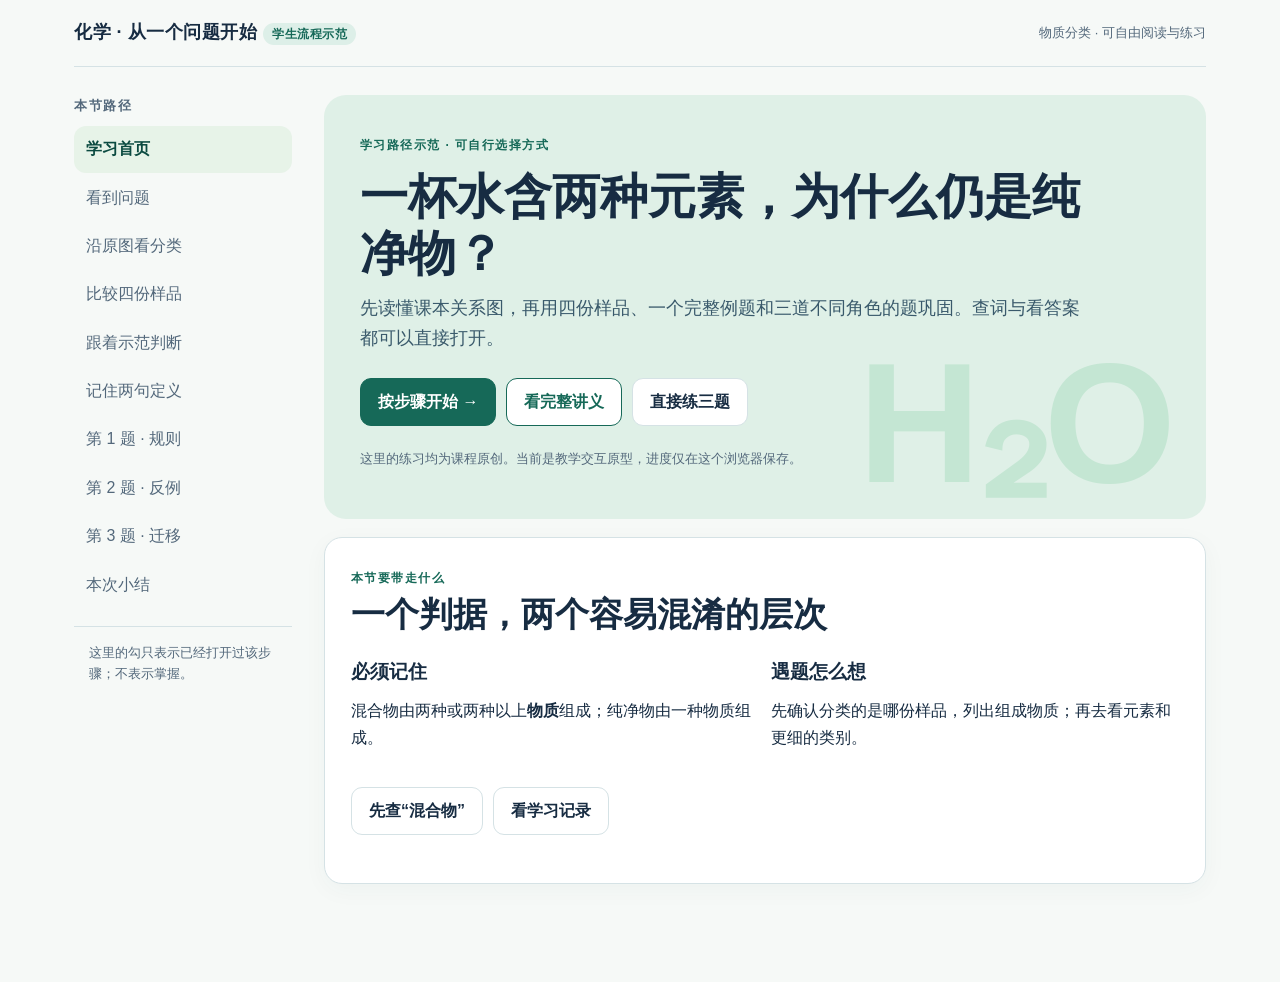
<file: outputs/chemistry-agentic-v0.1/product-v1/storyboard.html>
<!doctype html>
<html lang="zh-CN">
<head>
  <meta charset="utf-8">
  <meta name="viewport" content="width=device-width, initial-scale=1">
  <title>物质分类 · 学生学习交互原型</title>
  <style>
    :root{color-scheme:light;--ink:#172c42;--muted:#53687b;--line:#d5e2e5;--paper:#f6f9f7;--panel:#fff;--teal:#166958;--teal-dark:#0b4a40;--lime:#e7f3e8;--blue:#eaf1fb;--gold:#9b651e;--gold-bg:#fff4db}
    *{box-sizing:border-box}html{scroll-behavior:smooth}body{margin:0;background:var(--paper);color:var(--ink);font-family:-apple-system,BlinkMacSystemFont,"PingFang SC","Microsoft YaHei",sans-serif;line-height:1.65}button,a{font:inherit}button{cursor:pointer}button:focus-visible,a:focus-visible{outline:3px solid #d18422;outline-offset:3px}a{color:var(--teal)}.shell{max-width:1180px;margin:auto;padding:0 24px 80px}.top{display:flex;justify-content:space-between;align-items:center;gap:16px;padding:18px 0;border-bottom:1px solid var(--line)}.brand{font-weight:800;letter-spacing:.03em;font-size:18px}.tag{font-size:12px;font-weight:700;color:var(--teal);background:#ddefe8;padding:4px 9px;border-radius:99px}.topnote{color:var(--muted);font-size:13px}.layout{display:grid;grid-template-columns:218px minmax(0,1fr);gap:32px;margin-top:28px}.rail{align-self:start;position:sticky;top:22px}.rail h2{font-size:13px;letter-spacing:.13em;color:var(--muted);margin:0 0 10px}.navbtn{display:block;width:100%;background:none;border:0;border-radius:12px;text-align:left;padding:10px 12px;color:var(--muted);margin:2px 0}.navbtn:hover,.navbtn.active{background:var(--lime);color:var(--teal-dark)}.navbtn.active{font-weight:750}.navbtn.visited:before{content:"✓ ";color:var(--teal)}.railfooter{margin-top:18px;padding:15px;border-top:1px solid var(--line);font-size:13px;color:var(--muted)}main{min-width:0}.eyebrow{font-size:12px;font-weight:800;letter-spacing:.12em;color:var(--teal);text-transform:uppercase}.hero{padding:36px;border-radius:22px;background:#dff0e7;position:relative;overflow:hidden}.hero:after{content:"H₂O";position:absolute;right:30px;bottom:-45px;font-size:170px;font-weight:900;color:#c4e6d3;pointer-events:none}.hero>*{position:relative;z-index:1}.hero h1{font-size:clamp(30px,4vw,48px);line-height:1.18;max-width:720px;margin:12px 0}.lead{font-size:18px;max-width:720px;color:#39596b;margin:0 0 24px}.actions{display:flex;flex-wrap:wrap;gap:10px;margin:22px 0}.btn{border-radius:11px;border:1px solid var(--teal);background:var(--teal);color:white;padding:10px 17px;font-weight:720}.btn:hover{background:var(--teal-dark)}.btn.secondary{background:white;color:var(--teal)}.btn.quiet{border-color:var(--line);background:#fff;color:var(--ink)}.btn:disabled{opacity:.45;cursor:not-allowed}.card{background:var(--panel);border:1px solid var(--line);border-radius:18px;padding:26px;margin:18px 0;box-shadow:0 6px 24px rgba(29,70,68,.04)}.card h2{margin:3px 0 12px;font-size:clamp(25px,3vw,34px);line-height:1.25}.card h3{margin:10px 0}.card p{margin:8px 0 14px}.small{font-size:13px;color:var(--muted)}.crumb{font-size:13px;color:var(--muted);margin:2px 0 18px}.stephead{display:flex;justify-content:space-between;align-items:baseline;gap:15px}.stepcount{white-space:nowrap;color:var(--muted);font-size:13px}.samplegrid,.twocol{display:grid;grid-template-columns:repeat(2,minmax(0,1fr));gap:12px}.sample{border:1px solid var(--line);border-radius:14px;padding:18px;background:#fff}.sample h3{margin:0 0 4px}.sample .formula{font-size:24px;font-weight:760}.sample.pick{width:100%;text-align:left}.sample.pick.selected{border:2px solid var(--teal);background:var(--lime)}.note{background:var(--blue);border-left:4px solid #537db2;padding:16px 18px;border-radius:7px;margin:18px 0}.remember{background:var(--gold-bg);border-left:4px solid var(--gold);padding:20px;border-radius:8px;margin:18px 0}.remember strong{color:#78480a}.imgwrap{background:#d8e9e0;border-radius:13px;overflow:hidden;padding:10px;text-align:center}.imgwrap img{display:block;width:100%;height:auto;max-height:550px;object-fit:contain;cursor:zoom-in}.figurecaption{font-size:12px;color:var(--muted);margin:8px 0}.segment{display:flex;flex-wrap:wrap;gap:8px;margin:14px 0}.segment button{padding:8px 12px;border:1px solid var(--line);background:white;border-radius:8px}.segment button.active{background:var(--teal);color:#fff;border-color:var(--teal)}.relation{background:#f3f7fb;border:1px solid var(--line);padding:13px 16px;border-radius:10px;margin:12px 0;font-weight:650}.stepbox{border-left:3px solid #9ac7b3;padding:10px 16px;margin:10px 0;background:#f3faf6}.term{color:var(--teal);border:0;background:none;text-decoration:underline;text-decoration-style:dotted;text-underline-offset:3px;padding:0;font-weight:730}.answerlist{display:grid;gap:9px;margin:20px 0}.answerlist button{border:1px solid var(--line);text-align:left;background:#fff;padding:13px 17px;border-radius:11px}.answerlist button:hover,.answerlist button.selected{border-color:var(--teal);background:var(--lime)}.feedback{background:var(--lime);border:1px solid #9ac7b3;border-radius:14px;padding:19px;margin:18px 0}.feedback.wrong{background:#fff2e8;border-color:#e6bb89}.feedback strong{display:block;margin-bottom:6px}.feedback dl{display:grid;grid-template-columns:100px 1fr;gap:7px;margin:12px 0}.feedback dt{font-weight:800;color:#415d65}.feedback dd{margin:0}.footeractions{display:flex;justify-content:space-between;gap:10px;flex-wrap:wrap;margin:24px 0 60px}.statuslist{display:grid;grid-template-columns:repeat(3,1fr);gap:10px}.statuslist>div{background:#f4f7f8;border:1px solid var(--line);padding:15px;border-radius:11px}.questionrole{color:var(--gold);font-size:13px;font-weight:800}.lecture section{border-top:1px solid var(--line);padding:16px 0}.lecture section:first-child{border-top:0}.lecture h3{font-size:20px}.dialog{border:0;border-radius:18px;padding:0;max-width:min(650px,calc(100vw - 32px));width:100%;box-shadow:0 18px 55px rgba(12,35,48,.25)}.dialog::backdrop{background:#0a2239a8}.dialogbody{padding:25px}.dialoghead{display:flex;justify-content:space-between;gap:20px;align-items:start}.close{border:0;background:#eff4f2;border-radius:8px;padding:4px 12px;font-size:22px}.dialog img{width:100%;height:auto}.termgrid{display:grid;grid-template-columns:1fr 1fr;gap:14px}.termgrid>div{padding:12px;background:#f5f8f6;border-radius:10px}.sr-only{position:absolute!important;height:1px;width:1px;overflow:hidden;clip:rect(0,0,0,0);white-space:nowrap}.skip{position:absolute;left:-999px;top:8px;background:white;padding:8px}.skip:focus{left:10px;z-index:5}
    @media(max-width:800px){.shell{padding:0 16px}.layout{display:block}.rail{position:static;margin-bottom:18px}.rail nav{display:flex;overflow-x:auto;gap:4px}.rail h2,.railfooter{display:none}.navbtn{white-space:nowrap;width:auto;flex:none}.hero{padding:24px}.hero:after{font-size:100px;right:5px;bottom:-20px}.samplegrid,.twocol,.statuslist{grid-template-columns:1fr}.card{padding:20px}.topnote{display:none}.footeractions .btn{flex:1}.termgrid{grid-template-columns:1fr}}
    @media(prefers-reduced-motion:reduce){html{scroll-behavior:auto}}
  </style>
</head>
<body>
  <a class="skip" href="#main">跳到学习内容</a>
  <div class="shell">
    <header class="top"><div class="brand">化学 · 从一个问题开始 <span class="tag">学生流程示范</span></div><span class="topnote">物质分类 · 可自由阅读与练习</span></header>
    <div class="layout">
      <aside class="rail" aria-label="课程步骤"><h2>本节路径</h2><nav id="steps"></nav><div class="railfooter">这里的勾只表示已经打开过该步骤；不表示掌握。</div></aside>
      <main id="main" tabindex="-1" aria-live="polite"></main>
    </div>
  </div>
  <dialog id="info-dialog" class="dialog" aria-labelledby="dialog-title"><div class="dialogbody"><div class="dialoghead"><h2 id="dialog-title"></h2><button id="dialog-close" class="close" type="button" aria-label="关闭并返回课程">×</button></div><div id="dialog-content"></div></div></dialog>
  <script src="storyboard.js"></script>
</body>
</html>
</file>
